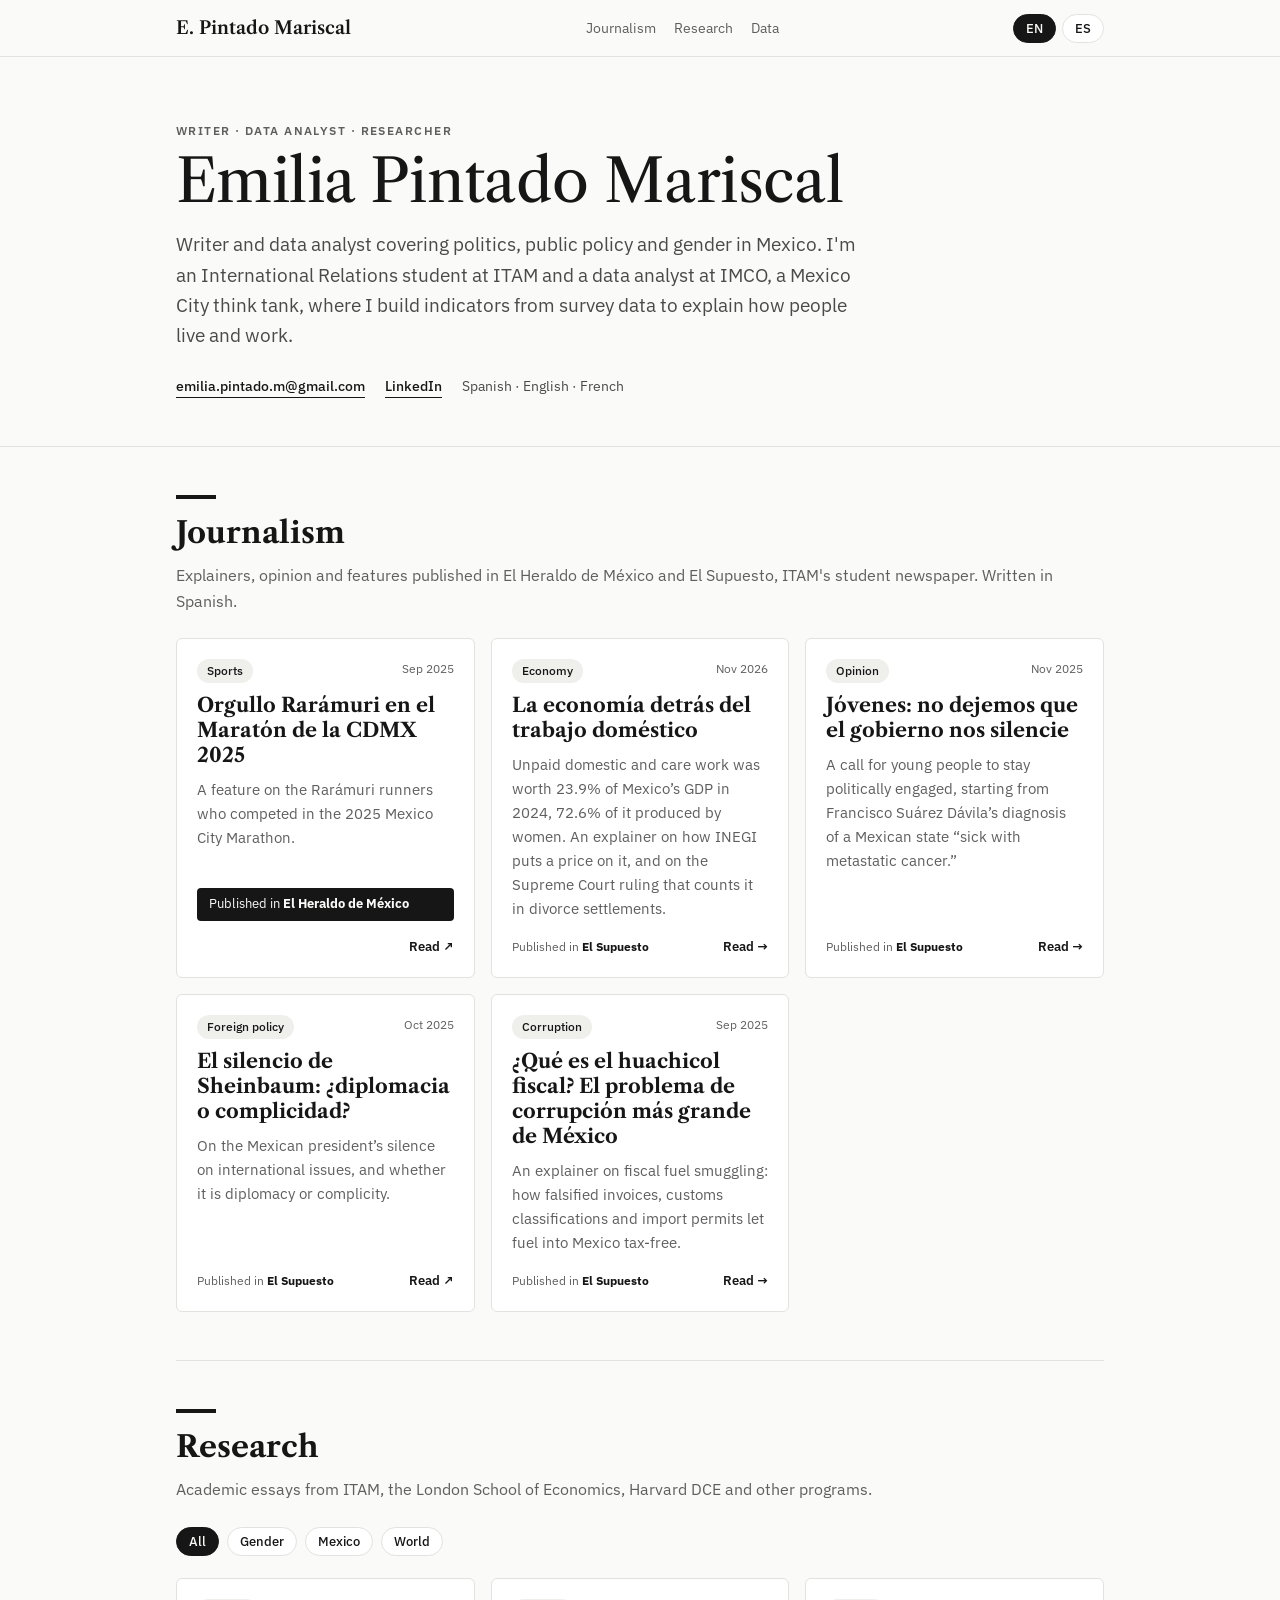
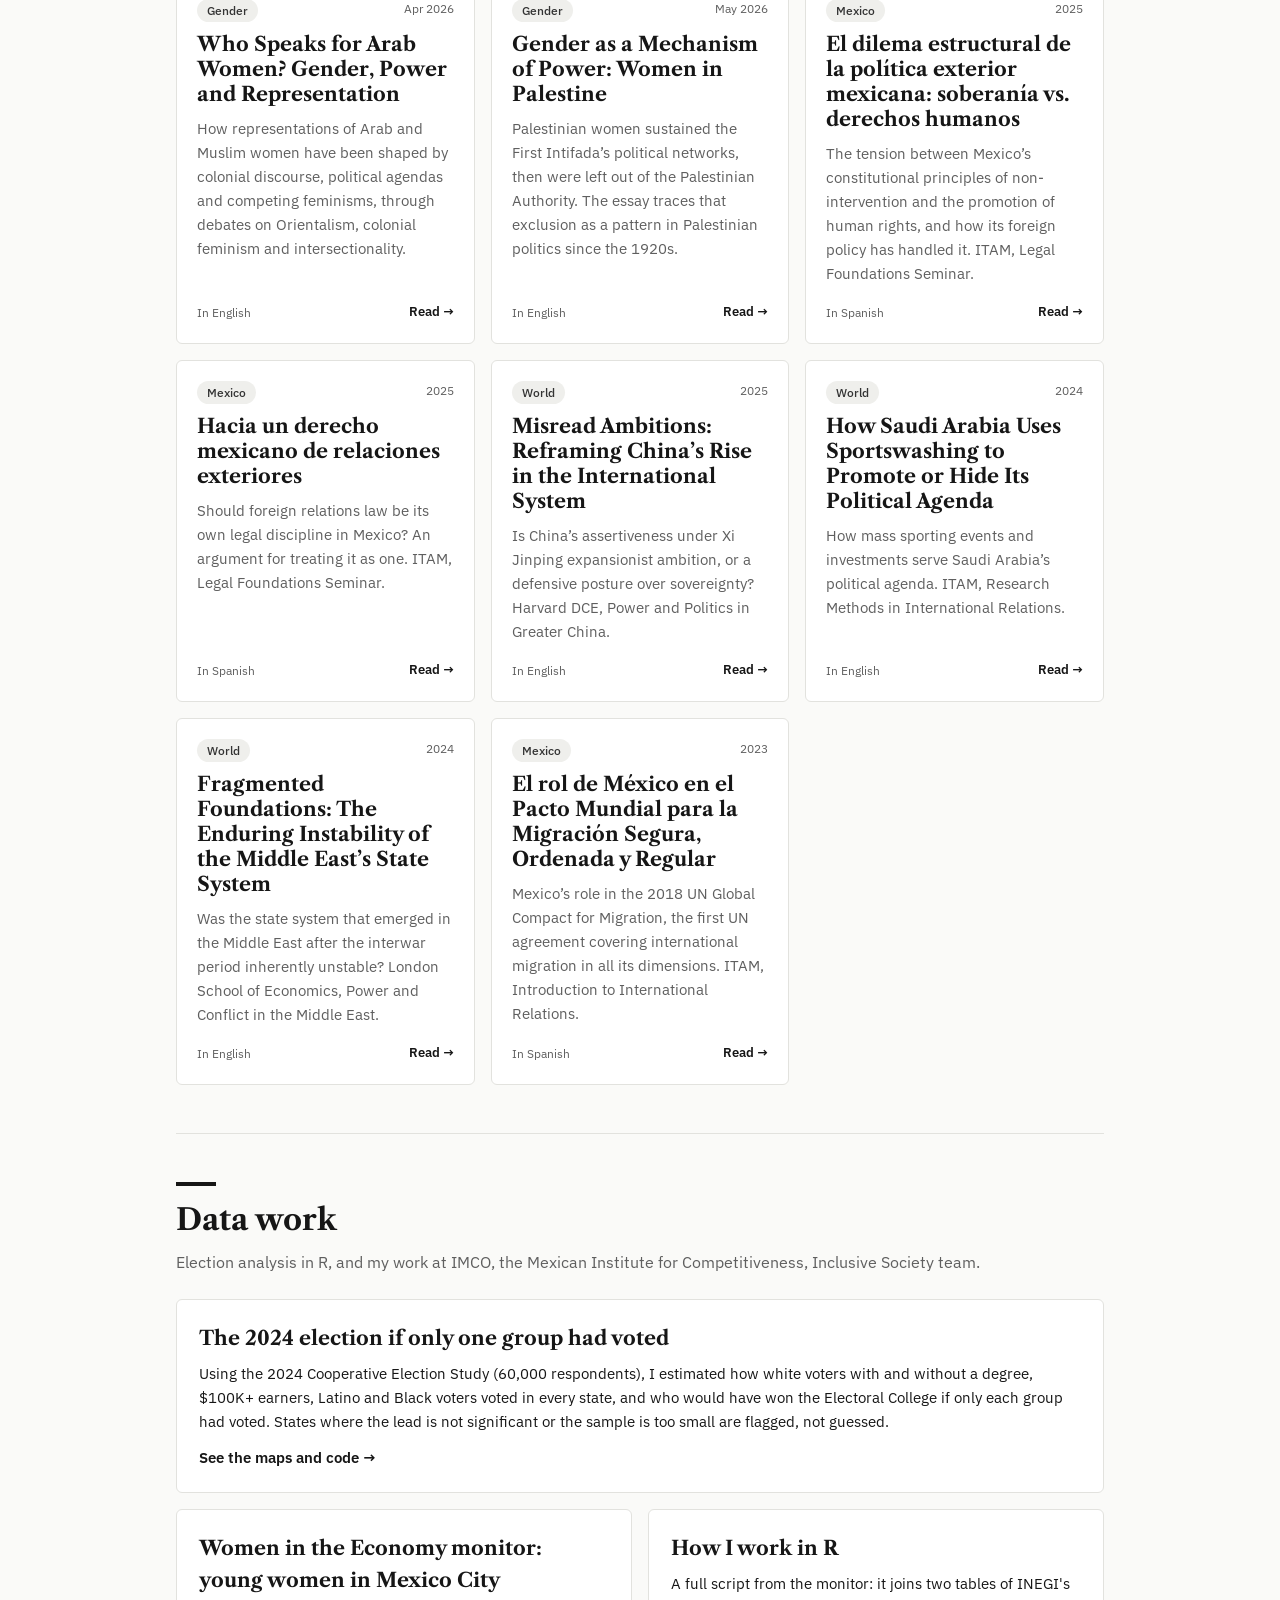
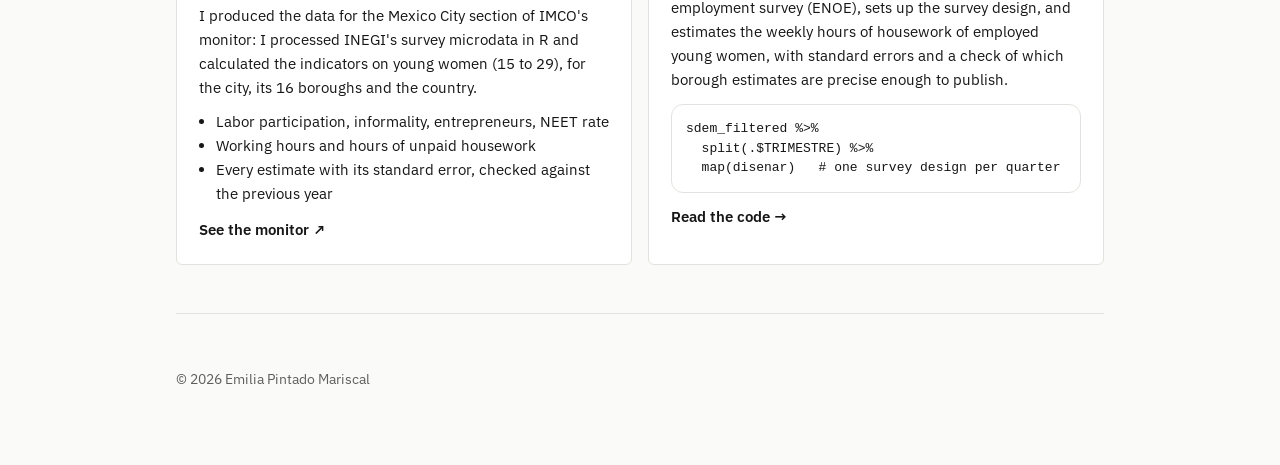
<file: index.html>
<!doctype html>
<html lang="en">
<head>
<meta charset="utf-8">
<meta name="viewport" content="width=device-width, initial-scale=1">
<title>Emilia Pintado Mariscal</title>
<meta name="description" content="Writing, research and data work by Emilia Pintado Mariscal: politics, public policy, gender and international affairs.">
<link rel="preconnect" href="https://fonts.googleapis.com">
<link rel="preconnect" href="https://fonts.gstatic.com" crossorigin>
<link href="https://fonts.googleapis.com/css2?family=Libre+Caslon+Text:ital,wght@0,400;0,700;1,400&family=IBM+Plex+Sans:wght@400;500;600&family=Source+Serif+4:opsz,wght@8..60,400;8..60,600&display=swap" rel="stylesheet">
<style>
:root{
  --bg:#fafaf8; --surface:#ffffff; --ink:#161616; --muted:#5f5f5f; --line:#e2e2de;
  --accent:#161616; --accent-soft:#efefec; --chip:#efefec; --gold:#5f5f5f;
  --hero:#fafaf8; --hero-ink:#161616; --hero-muted:#4a4a4a;
  --t-gender:#efefec; --t-gender-ink:#333; --t-mexico:#efefec; --t-mexico-ink:#333; --t-world:#efefec; --t-world-ink:#333;
}
@media (prefers-color-scheme: dark){
  :root:not([data-theme="light"]){
    --bg:#121212; --surface:#1b1b1b; --ink:#f0f0ee; --muted:#a8a8a4; --line:#2e2e2e;
    --accent:#f0f0ee; --accent-soft:#262626; --chip:#262626; --gold:#a8a8a4;
    --hero:#121212; --hero-ink:#f0f0ee; --hero-muted:#c4c4c0;
    --t-gender:#262626; --t-gender-ink:#ddd; --t-mexico:#262626; --t-mexico-ink:#ddd; --t-world:#262626; --t-world-ink:#ddd;
  }
}
:root[data-theme="dark"]{
  --bg:#121212; --surface:#1b1b1b; --ink:#f0f0ee; --muted:#a8a8a4; --line:#2e2e2e;
    --accent:#f0f0ee; --accent-soft:#262626; --chip:#262626; --gold:#a8a8a4;
    --hero:#121212; --hero-ink:#f0f0ee; --hero-muted:#c4c4c0;
    --t-gender:#262626; --t-gender-ink:#ddd; --t-mexico:#262626; --t-mexico-ink:#ddd; --t-world:#262626; --t-world-ink:#ddd;
}
*{box-sizing:border-box}
html{scroll-behavior:smooth}
body{margin:0;background:var(--bg);color:var(--ink);font:16px/1.6 "IBM Plex Sans",system-ui,sans-serif;-webkit-font-smoothing:antialiased}
a{color:inherit}
.wrap{max-width:960px;margin:0 auto;padding:0 16px}
header.top{position:sticky;top:0;z-index:5;background:color-mix(in srgb,var(--bg) 92%,transparent);backdrop-filter:blur(8px);border-bottom:1px solid var(--line)}
header.top .wrap{display:flex;align-items:center;justify-content:space-between;gap:12px;height:56px}
.brand{font-family:"Libre Caslon Text",Georgia,serif;font-weight:600;font-size:18px;text-decoration:none}
nav.links{display:flex;gap:18px;font-size:14px}
nav.links a{text-decoration:none;color:var(--muted)}
nav.links a:hover{color:var(--ink)}
.controls{display:flex;gap:6px}
.btn{border:1px solid var(--line);background:var(--surface);color:var(--ink);border-radius:999px;padding:5px 12px;font:500 13px "IBM Plex Sans",sans-serif;cursor:pointer}
.btn[aria-pressed="true"]{background:var(--ink);color:var(--bg);border-color:var(--ink)}
.hero{padding:72px 0 40px}
.eyebrow{text-transform:uppercase;letter-spacing:.12em;font-size:12px;color:var(--accent);font-weight:600}
h1{font-family:"Libre Caslon Text",Georgia,serif;font-weight:400;font-size:clamp(38px,6vw,60px);line-height:1.05;margin:10px 0 16px;letter-spacing:-.01em}
.lede{font-size:19px;color:var(--muted);max-width:680px;margin:0}
.meta{display:flex;flex-wrap:wrap;gap:10px 20px;margin-top:24px;font-size:14px}
.meta a{color:var(--accent);text-decoration:none;font-weight:500}
section{padding:48px 0;border-top:1px solid var(--line)}
section:first-of-type{border-top:0}
h2{font-family:"Libre Caslon Text",Georgia,serif;font-weight:700;font-size:30px;margin:0 0 6px}
.sub{color:var(--muted);margin:0 0 24px}
.filters{display:flex;flex-wrap:wrap;gap:8px;margin-bottom:22px}
.grid{display:grid;grid-template-columns:repeat(auto-fill,minmax(280px,1fr));gap:16px}
.card{background:var(--surface);border:1px solid var(--line);border-radius:6px;padding:20px;display:flex;flex-direction:column;gap:10px;transition:transform .15s,border-color .15s}
.card:hover{border-color:var(--ink)}
.card .top{display:flex;justify-content:space-between;gap:8px;font-size:12px;color:var(--muted)}
.tag{background:var(--chip);border-radius:999px;padding:2px 10px;font-weight:500}
.card h3{font-family:"Libre Caslon Text",Georgia,serif;font-weight:700;font-size:20px;line-height:1.25;margin:0}
.card p{margin:0;color:var(--muted);font-size:15px}
.card .foot{margin-top:auto;display:flex;justify-content:space-between;align-items:center;font-size:13px;padding-top:6px}
.card .foot a{color:var(--accent);font-weight:600;text-decoration:none}
.card .foot a:hover{text-decoration:underline}
.pubbox{margin-top:auto;background:var(--ink);color:var(--bg);padding:6px 12px;border-radius:4px;font-size:13px}
.card .pubbox strong{color:var(--bg)}
.pubbox + .foot{margin-top:0}
.lang{font-size:12px;color:var(--muted)}
.lang strong{color:var(--ink)}
.soon{font-size:13px;color:var(--muted)}
pre.snip{background:var(--surface);border:1px solid var(--line);border-radius:12px;padding:14px;overflow-x:auto;font:13px/1.5 ui-monospace,Menlo,monospace;margin:12px 0 0}
.panel a{color:var(--accent);font-weight:600;text-decoration:none}
.panel ul{margin:10px 0 0;padding-left:1.1em;font-size:15px}
.data{display:grid;grid-template-columns:1fr 1fr;gap:16px}
.data .panel.wide{grid-column:1/-1}
.panel{background:var(--surface);border:1px solid var(--line);border-radius:6px;padding:22px}
.panel h3{font-family:"Libre Caslon Text",Georgia,serif;margin:0 0 8px;font-size:20px}
.panel p{margin:0;font-size:15px}
footer{padding:40px 0 60px;border-top:1px solid var(--line);color:var(--muted);font-size:14px}
.heroband{background:var(--hero);color:var(--hero-ink);border-bottom:1px solid var(--line)}
.heroband .hero{padding:64px 0 48px}
.heroband .eyebrow{color:var(--gold)}
.heroband .lede{color:var(--hero-muted)}
.heroband .meta a{color:var(--hero-ink);border-bottom:1px solid var(--ink)}
.heroband .meta span{color:var(--hero-muted)}
h2{position:relative;padding-top:14px}
h2::before{content:"";position:absolute;top:0;left:0;width:40px;height:4px;background:var(--accent)}
.tag.gender{background:var(--t-gender);color:var(--t-gender-ink)}
.tag.mexico{background:var(--t-mexico);color:var(--t-mexico-ink)}
.tag.world{background:var(--t-world);color:var(--t-world-ink)}
.tag.press{background:var(--accent-soft);color:var(--accent)}
.card .foot a{color:var(--accent)}
@media (max-width:700px){[hidden]{display:none!important}
@media (max-width:700px){
  nav.links{display:none}
  .data{grid-template-columns:1fr}
  .hero{padding:48px 0 28px}
}
</style>
</head>
<body>
<header class="top">
  <div class="wrap">
    <a class="brand" href="#">E. Pintado Mariscal</a>
    <nav class="links">
      <a href="#journalism" data-en="Journalism" data-es="Periodismo">Journalism</a>
      <a href="#research" data-en="Research" data-es="Investigación">Research</a>
      <a href="#data" data-en="Data" data-es="Datos">Data</a>
    </nav>
    <div class="controls" role="group" aria-label="Language">
      <button class="btn" data-set-lang="en" aria-pressed="true">EN</button>
      <button class="btn" data-set-lang="es" aria-pressed="false">ES</button>
    </div>
  </div>
</header>

<div class="heroband"><div class="wrap">
  <div class="hero">
    <div class="eyebrow" data-en="Writer · Data analyst · Researcher" data-es="Escritora · Analista de datos · Investigadora">Writer · Data analyst · Researcher</div>
    <h1>Emilia Pintado Mariscal</h1>
    <p class="lede" data-en="Writer and data analyst covering politics, public policy and gender in Mexico. I'm an International Relations student at ITAM and a data analyst at IMCO, a Mexico City think tank, where I build indicators from survey data to explain how people live and work." data-es="Escritora y analista de datos. Escribo sobre política, políticas públicas y género en México. Estudio Relaciones Internacionales en el ITAM y soy analista de datos en el IMCO, un think tank en la Ciudad de México, donde construyo indicadores con datos de encuestas para explicar cómo vive y trabaja la gente.">Writer and data analyst covering politics, public policy and gender in Mexico. I'm an International Relations student at ITAM and a data analyst at IMCO, a Mexico City think tank, where I build indicators from survey data to explain how people live and work.</p>
    <div class="meta">
      <a href="mailto:emilia.pintado.m@gmail.com">emilia.pintado.m@gmail.com</a>
      <a href="https://www.linkedin.com/in/emilia-pintado-mariscal-480bb62b3/" target="_blank" rel="noopener">LinkedIn</a>
      <span data-en="Spanish · English · French" data-es="Español · Inglés · Francés">Spanish · English · French</span>
    </div>
  </div>

</div></div>
<main class="wrap">
  <section id="journalism">
    <h2 data-en="Journalism" data-es="Periodismo">Journalism</h2>
    <p class="sub" data-en="Explainers, opinion and features published in El Heraldo de México and El Supuesto, ITAM's student newspaper. Written in Spanish." data-es="Explicativos, opinión y crónicas publicados en El Heraldo de México y en El Supuesto, el periódico estudiantil del ITAM.">Explainers, opinion and features published in El Heraldo de México and El Supuesto, ITAM's student newspaper. Written in Spanish.</p>
    <div class="grid" id="journalism-grid"></div>
  </section>

  <section id="research">
    <h2 data-en="Research" data-es="Investigación">Research</h2>
    <p class="sub" data-en="Academic essays from ITAM, the London School of Economics, Harvard DCE and other programs." data-es="Ensayos académicos del ITAM, la London School of Economics, Harvard DCE y otros programas.">Academic essays from ITAM, the London School of Economics, Harvard DCE and other programs.</p>
    <div class="filters" id="filters"></div>
    <div class="grid" id="research-grid"></div>
  </section>

  <section id="data">
    <h2 data-en="Data work" data-es="Trabajo con datos">Data work</h2>
    <p class="sub" data-en="Election analysis in R, and my work at IMCO, the Mexican Institute for Competitiveness, Inclusive Society team." data-es="Análisis electoral en R y mi trabajo en el equipo de Sociedad Incluyente del IMCO, el Instituto Mexicano para la Competitividad.">Election analysis in R, and my work at IMCO, the Mexican Institute for Competitiveness, Inclusive Society team.</p>
    <div class="data">
      <div class="panel wide">
        <h3 data-en="The 2024 election if only one group had voted" data-es="La elección de 2024 si solo hubiera votado un grupo">The 2024 election if only one group had voted</h3>
        <p data-en="Using the 2024 Cooperative Election Study (60,000 respondents), I estimated how white voters with and without a degree, $100K+ earners, Latino and Black voters voted in every state, and who would have won the Electoral College if only each group had voted. States where the lead is not significant or the sample is too small are flagged, not guessed."
           data-es="Con el Cooperative Election Study 2024 (60,000 entrevistas) estimé cómo votaron en cada estado los votantes blancos con y sin título, quienes ganan más de $100k, latinos y negros, y quién habría ganado el Colegio Electoral si solo votara cada grupo. Los estados con ventaja no significativa o muestra muy chica se marcan, no se adivinan.">Using the 2024 Cooperative Election Study (60,000 respondents), I estimated how white voters with and without a degree, $100K+ earners, Latino and Black voters voted in every state, and who would have won the Electoral College if only each group had voted. States where the lead is not significant or the sample is too small are flagged, not guessed.</p>
        <p style="margin-top:12px"><a href="code/if-only-2024.html" data-en="See the maps and code →" data-es="Ver los mapas y el código →">See the maps and code →</a></p>
      </div>
      <div class="panel">
        <h3 data-en="Women in the Economy monitor: young women in Mexico City" data-es="Monitor Mujeres en la economía: mujeres jóvenes en la CDMX">Women in the Economy monitor: young women in Mexico City</h3>
        <p data-en="I produced the data for the Mexico City section of IMCO's monitor: I processed INEGI's survey microdata in R and calculated the indicators on young women (15 to 29), for the city, its 16 boroughs and the country."
           data-es="Generé los datos de la sección de la CDMX del monitor del IMCO: procesé en R los microdatos de encuestas del INEGI y calculé los indicadores sobre mujeres jóvenes (15 a 29 años) para la ciudad, sus 16 alcaldías y el país.">I produced the data for the Mexico City section of IMCO's monitor: I processed INEGI's survey microdata in R and calculated the indicators on young women (15 to 29), for the city, its 16 boroughs and the country.</p>
        <ul>
          <li data-en="Labor participation, informality, entrepreneurs, NEET rate" data-es="Participación laboral, informalidad, emprendedoras, ninis">Labor participation, informality, entrepreneurs, NEET rate</li>
          <li data-en="Working hours and hours of unpaid housework" data-es="Horas de trabajo y horas de quehaceres no remunerados">Working hours and hours of unpaid housework</li>
          <li data-en="Every estimate with its standard error, checked against the previous year" data-es="Cada estimación con su error estándar, revisada contra el año anterior">Every estimate with its standard error, checked against the previous year</li>
        </ul>
        <p style="margin-top:12px"><a href="https://imco.org.mx/monitor/mujeres-en-la-economia/?tab=cdmx" target="_blank" rel="noopener" data-en="See the monitor ↗" data-es="Ver el monitor ↗">See the monitor ↗</a></p>
      </div>
      <div class="panel">
        <h3 data-en="How I work in R" data-es="Cómo trabajo en R">How I work in R</h3>
        <p data-en="A full script from the monitor: it joins two tables of INEGI's employment survey (ENOE), sets up the survey design, and estimates the weekly hours of housework of employed young women, with standard errors and a check of which borough estimates are precise enough to publish."
           data-es="Un script completo del monitor: une dos tablas de la ENOE del INEGI, arma el diseño muestral y estima las horas a la semana de quehaceres de las mujeres jóvenes ocupadas, con errores estándar y una revisión de qué estimaciones por alcaldía son publicables.">A full script from the monitor: it joins two tables of INEGI's employment survey (ENOE), sets up the survey design, and estimates the weekly hours of housework of employed young women, with standard errors and a check of which borough estimates are precise enough to publish.</p>
<pre class="snip">sdem_filtered %&gt;%
  split(.$TRIMESTRE) %&gt;%
  map(disenar)   # one survey design per quarter</pre>
        <p style="margin-top:12px"><a href="code/horas-quehaceres.html" data-en="Read the code →" data-es="Ver el código →">Read the code →</a></p>
      </div>
    </div>
  </section>

  <footer>
    <p>© 2026 Emilia Pintado Mariscal</p>
  </footer>
</main>

<script>
// Each piece opens its own page under writing/, unless it only lives on an outside site (external).
const ES = 'https://blog.elsupuesto.com';

const journalism = [
  {title:'Orgullo Rarámuri en el Maratón de la CDMX 2025', date:'2025-09', url:'https://heraldodemexico.com.mx/tendencias/2025/9/12/orgullo-raramuri-en-el-maraton-de-la-cdmx-2025-729632.html', outlet:'El Heraldo de México', highlight:true, external:true, tag:{en:'Sports',es:'Deportes'},
   en:'A feature on the Rarámuri runners who competed in the 2025 Mexico City Marathon.',
   es:'Una crónica sobre los corredores rarámuri que participaron en el Maratón de la Ciudad de México 2025.'},
  {title:'La economía detrás del trabajo doméstico', date:'2026-11', url:'writing/economia-trabajo-domestico.html', outlet:'El Supuesto', tag:{en:'Economy',es:'Economía'},
   en:'Unpaid domestic and care work was worth 23.9% of Mexico’s GDP in 2024, 72.6% of it produced by women. An explainer on how INEGI puts a price on it, and on the Supreme Court ruling that counts it in divorce settlements.',
   es:'El trabajo doméstico y de cuidados no remunerado equivalió al 23.9% del PIB en 2024, y las mujeres generaron el 72.6%. Un explicativo sobre cómo lo valora el INEGI y sobre el criterio de la Suprema Corte que lo cuenta en los divorcios.'},
  {title:'Jóvenes: no dejemos que el gobierno nos silencie', date:'2025-11', url:'writing/jovenes-no-dejemos-que-nos-silencien.html', outlet:'El Supuesto', tag:{en:'Opinion',es:'Opinión'},
   en:'A call for young people to stay politically engaged, starting from Francisco Suárez Dávila’s diagnosis of a Mexican state “sick with metastatic cancer.”',
   es:'Un llamado a que los jóvenes sigan participando en la vida política, a partir del diagnóstico de Francisco Suárez Dávila sobre un Estado mexicano “con cáncer con metástasis extendida”.'},
  {title:'El silencio de Sheinbaum: ¿diplomacia o complicidad?', date:'2025-10', url:ES+'/nacional/2025/10/el-silencio-de-sheinbaum-diplomacia-o-complicidad/', outlet:'El Supuesto', external:true, tag:{en:'Foreign policy',es:'Política exterior'},
   en:'On the Mexican president’s silence on international issues, and whether it is diplomacy or complicity.',
   es:'Sobre el silencio de la presidenta ante temas internacionales: ¿diplomacia o complicidad?'},
  {title:'¿Qué es el huachicol fiscal? El problema de corrupción más grande de México', date:'2025-09', url:'writing/huachicol-fiscal.html', outlet:'El Supuesto', tag:{en:'Corruption',es:'Corrupción'},
   en:'An explainer on fiscal fuel smuggling: how falsified invoices, customs classifications and import permits let fuel into Mexico tax-free.',
   es:'Un explicativo sobre el huachicol fiscal: cómo facturas, clasificaciones aduaneras y permisos de importación manipulados meten combustible al país sin pagar impuestos.'},
];

const research = [
  {title:'Who Speaks for Arab Women? Gender, Power and Representation', date:'2026-04', lang:'EN', url:'writing/gender-politics-arab-world.html', cat:'gender',
   en:'How representations of Arab and Muslim women have been shaped by colonial discourse, political agendas and competing feminisms, through debates on Orientalism, colonial feminism and intersectionality.',
   es:'Cómo las representaciones de las mujeres árabes y musulmanas han sido moldeadas por el discurso colonial, agendas políticas y feminismos en disputa, a través de los debates sobre orientalismo, feminismo colonial e interseccionalidad.'},
  {title:'Gender as a Mechanism of Power: Women in Palestine', date:'2026-05', lang:'EN', url:'writing/gender-power-women-palestine.html', cat:'gender',
   en:'Palestinian women sustained the First Intifada’s political networks, then were left out of the Palestinian Authority. The essay traces that exclusion as a pattern in Palestinian politics since the 1920s.',
   es:'Las mujeres palestinas sostuvieron las redes políticas de la Primera Intifada y luego quedaron fuera de la Autoridad Palestina. El ensayo rastrea esa exclusión como un patrón en la política palestina desde los años veinte.'},
  {title:'El dilema estructural de la política exterior mexicana: soberanía vs. derechos humanos', date:'2025', lang:'ES', url:'writing/dilema-politica-exterior-mexicana.html', cat:'mexico',
   en:'The tension between Mexico’s constitutional principles of non-intervention and the promotion of human rights, and how its foreign policy has handled it. ITAM, Legal Foundations Seminar.',
   es:'La tensión entre los principios constitucionales de no intervención y de promoción de los derechos humanos, y cómo la ha resuelto la política exterior mexicana. ITAM, Seminario de Fundamentos Jurídicos.'},
  {title:'Hacia un derecho mexicano de relaciones exteriores', date:'2025', lang:'ES', url:'writing/derecho-relaciones-exteriores.html', cat:'mexico',
   en:'Should foreign relations law be its own legal discipline in Mexico? An argument for treating it as one. ITAM, Legal Foundations Seminar.',
   es:'¿Debe el derecho de las relaciones exteriores ser una disciplina jurídica autónoma en México? ITAM, Seminario de Fundamentos Jurídicos.'},
  {title:'Misread Ambitions: Reframing China’s Rise in the International System', date:'2025', lang:'EN', url:'writing/misread-ambitions-china.html', cat:'world',
   en:'Is China’s assertiveness under Xi Jinping expansionist ambition, or a defensive posture over sovereignty? Harvard DCE, Power and Politics in Greater China.',
   es:'¿La firmeza de China bajo Xi Jinping es ambición expansionista o una postura defensiva de su soberanía? Harvard DCE, Power and Politics in Greater China.'},
  {title:'How Saudi Arabia Uses Sportswashing to Promote or Hide Its Political Agenda', date:'2024', lang:'EN', url:'writing/saudi-arabia-sportswashing.html', cat:'world',
   en:'How mass sporting events and investments serve Saudi Arabia’s political agenda. ITAM, Research Methods in International Relations.',
   es:'Cómo los grandes eventos deportivos y las inversiones sirven a la agenda política de Arabia Saudita. ITAM, Métodos de Investigación en Relaciones Internacionales.'},
  {title:'Fragmented Foundations: The Enduring Instability of the Middle East’s State System', date:'2024', lang:'EN', url:'writing/fragmented-foundations-middle-east.html', cat:'world',
   en:'Was the state system that emerged in the Middle East after the interwar period inherently unstable? London School of Economics, Power and Conflict in the Middle East.',
   es:'¿Era inestable desde su origen el sistema de Estados que surgió en Medio Oriente tras el periodo de entreguerras? London School of Economics, Power and Conflict in the Middle East.'},
  {title:'El rol de México en el Pacto Mundial para la Migración Segura, Ordenada y Regular', date:'2023', lang:'ES', url:'writing/mexico-pacto-mundial-migracion.html', cat:'mexico',
   en:'Mexico’s role in the 2018 UN Global Compact for Migration, the first UN agreement covering international migration in all its dimensions. ITAM, Introduction to International Relations.',
   es:'El papel de México en el Pacto Mundial para la Migración de la ONU de 2018, el primer acuerdo que aborda la migración internacional en todas sus dimensiones. ITAM, Introducción a las Relaciones Internacionales.'},
];

const cats = {all:{en:'All',es:'Todo'}, gender:{en:'Gender',es:'Género'}, mexico:{en:'Mexico',es:'México'}, world:{en:'World',es:'Mundo'}};
const months = {en:['Jan','Feb','Mar','Apr','May','Jun','Jul','Aug','Sep','Oct','Nov','Dec'], es:['ene','feb','mar','abr','may','jun','jul','ago','sep','oct','nov','dic']};
const ui = {read:{en:'Read →',es:'Leer →'}, readAt:{en:'Read',es:'Leer'}, soon:{en:'Coming soon',es:'Próximamente'}, pubIn:{en:'Published in',es:'Publicado en'}, featured:{en:'Published in',es:'Publicado en'}, on:{en:'on',es:'en'}, inES:{en:'In Spanish',es:'En español'}, inEN:{en:'In English',es:'En inglés'}};

let lang = 'en', cat = 'all';
try { const saved = localStorage.getItem('lang'); if (saved === 'es' || saved === 'en') lang = saved; } catch (e) {}

const fmt = d => { const [y,m] = d.split('-'); return m ? `${months[lang][+m-1]} ${y}` : y; };
const esc = s => s.replace(/[&<>"]/g, c => ({'&':'&amp;','<':'&lt;','>':'&gt;','"':'&quot;'}[c]));

function card(p, label){
  const langNote = p.highlight ? '' : p.outlet ? `${ui.pubIn[lang]} <strong>${esc(p.outlet)}</strong>`
    : p.lang ? (p.lang === 'ES' ? ui.inES[lang] : ui.inEN[lang]) : '';
  const link = !p.url ? `<span class="soon">${ui.soon[lang]}</span>`
    : p.external ? `<a href="${p.url}" target="_blank" rel="noopener">${ui.readAt[lang]} ↗</a>`
    : `<a href="${p.url}">${ui.read[lang]}</a>`;
  return `<article class="card">
    <div class="top"><span class="tag ${p.cat || 'press'}">${esc(label)}</span><span>${fmt(p.date)}</span></div>
    <h3>${esc(p.title)}</h3>
    <p>${esc(p[lang])}</p>
    ${p.highlight ? `<div class="pubbox">${ui.pubIn[lang]} <strong>${esc(p.outlet)}</strong></div>` : ''}
    <div class="foot"><span class="lang">${langNote}</span>${link}</div>
  </article>`;
}

function render(){
  document.documentElement.lang = lang;
  document.querySelectorAll('[data-en]').forEach(el => { el.textContent = el.dataset[lang]; });
  document.querySelectorAll('[data-set-lang]').forEach(b => b.setAttribute('aria-pressed', b.dataset.setLang === lang));
  document.getElementById('journalism-grid').innerHTML = journalism.map(p => card(p, p.tag[lang])).join('');
  document.getElementById('filters').innerHTML = Object.entries(cats).map(([k,v]) =>
    `<button class="btn" data-cat="${k}" aria-pressed="${k===cat}">${v[lang]}</button>`).join('');
  document.getElementById('research-grid').innerHTML = research.filter(p => cat === 'all' || p.cat === cat)
    .map(p => card(p, cats[p.cat][lang])).join('');
}

document.addEventListener('click', e => {
  const l = e.target.closest('[data-set-lang]');
  if (l) { lang = l.dataset.setLang; try { localStorage.setItem('lang', lang); } catch (err) {} render(); }
  const c = e.target.closest('[data-cat]');
  if (c) { cat = c.dataset.cat; render(); }
});
render();
</script>
</body>
</html>
</file>
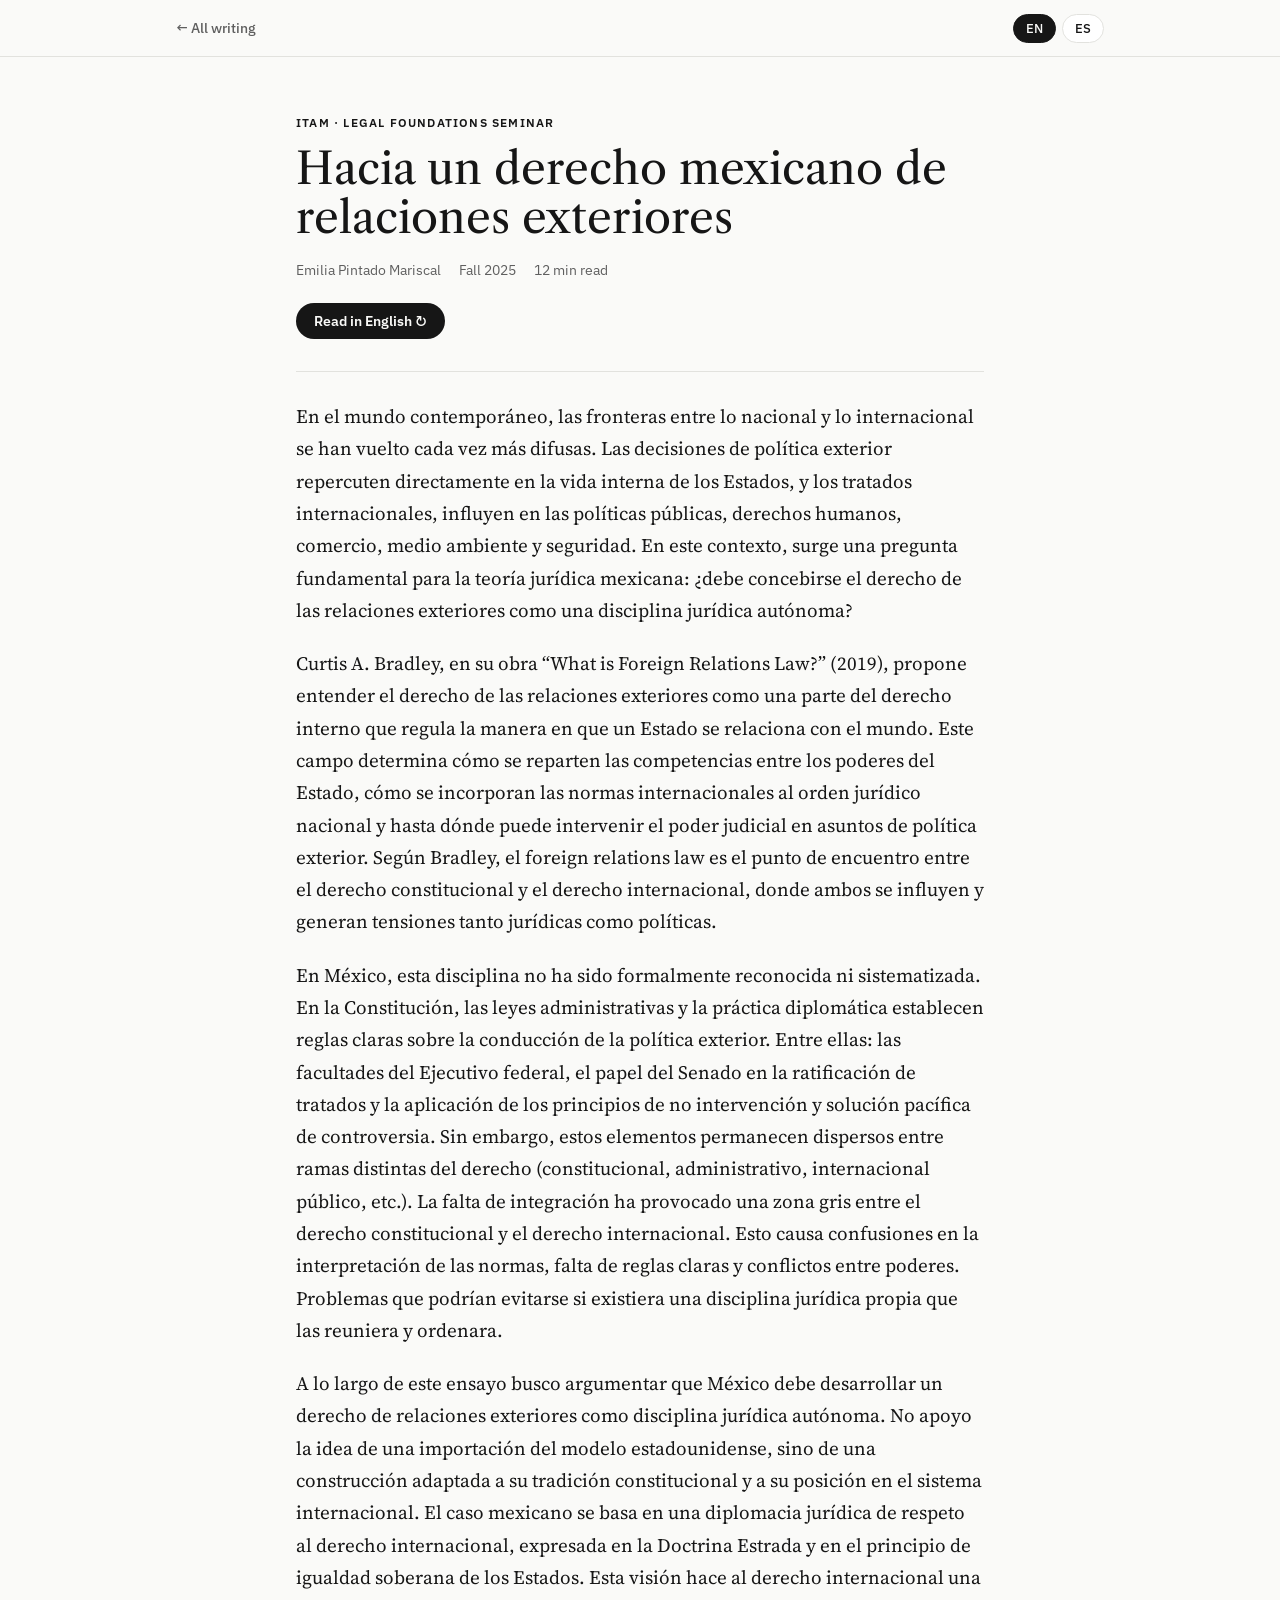
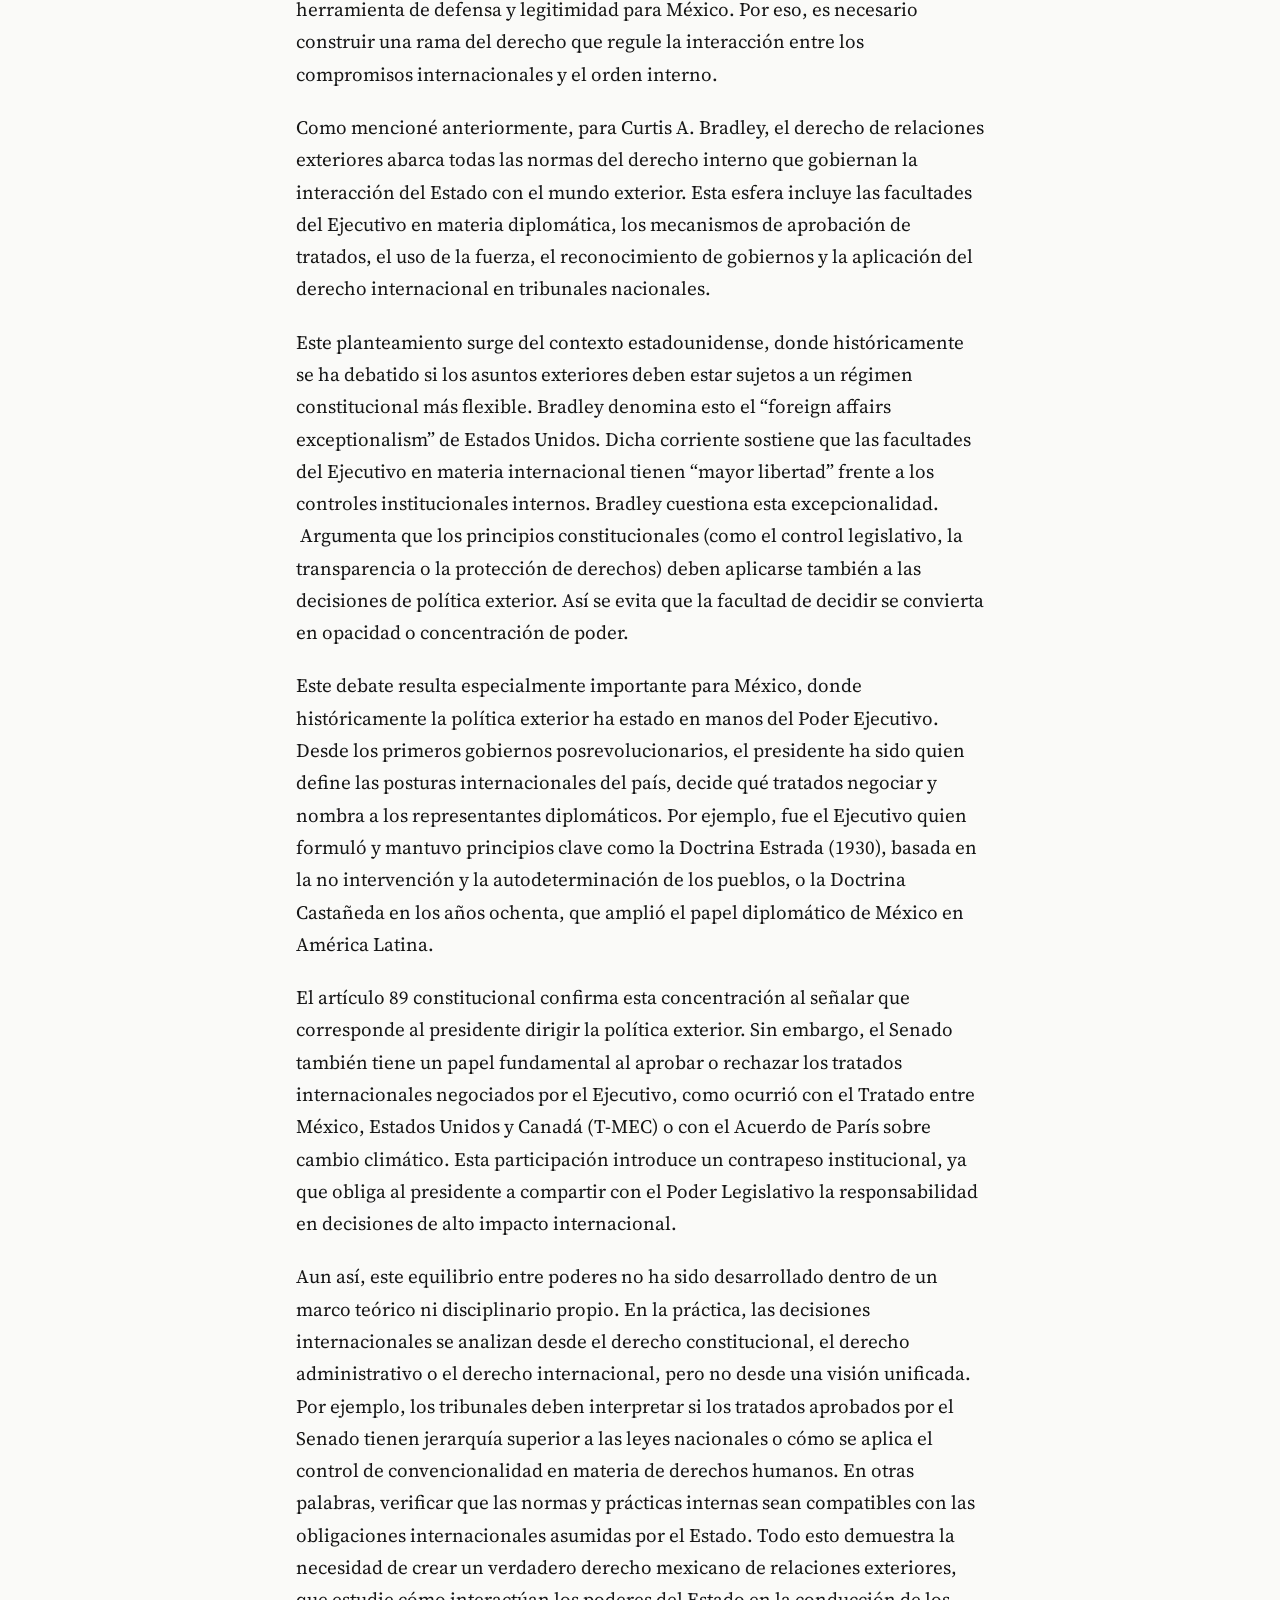
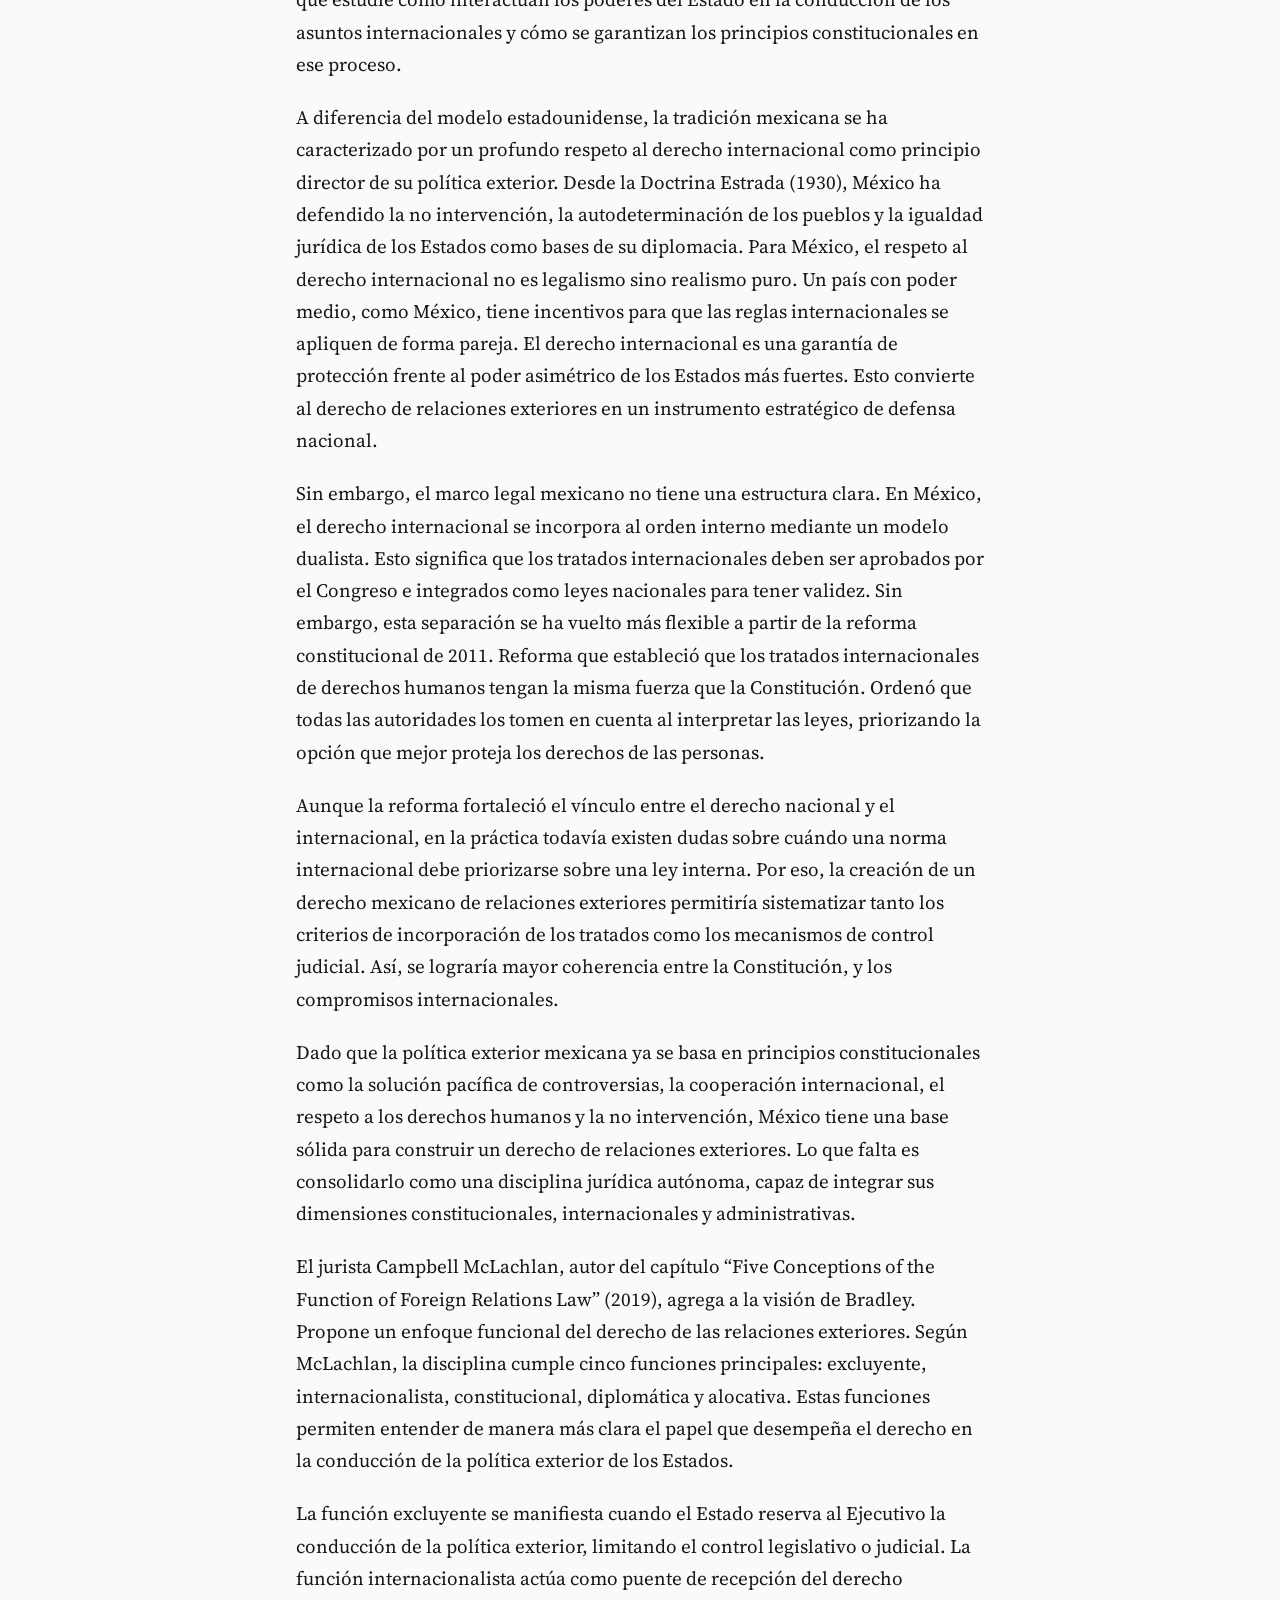
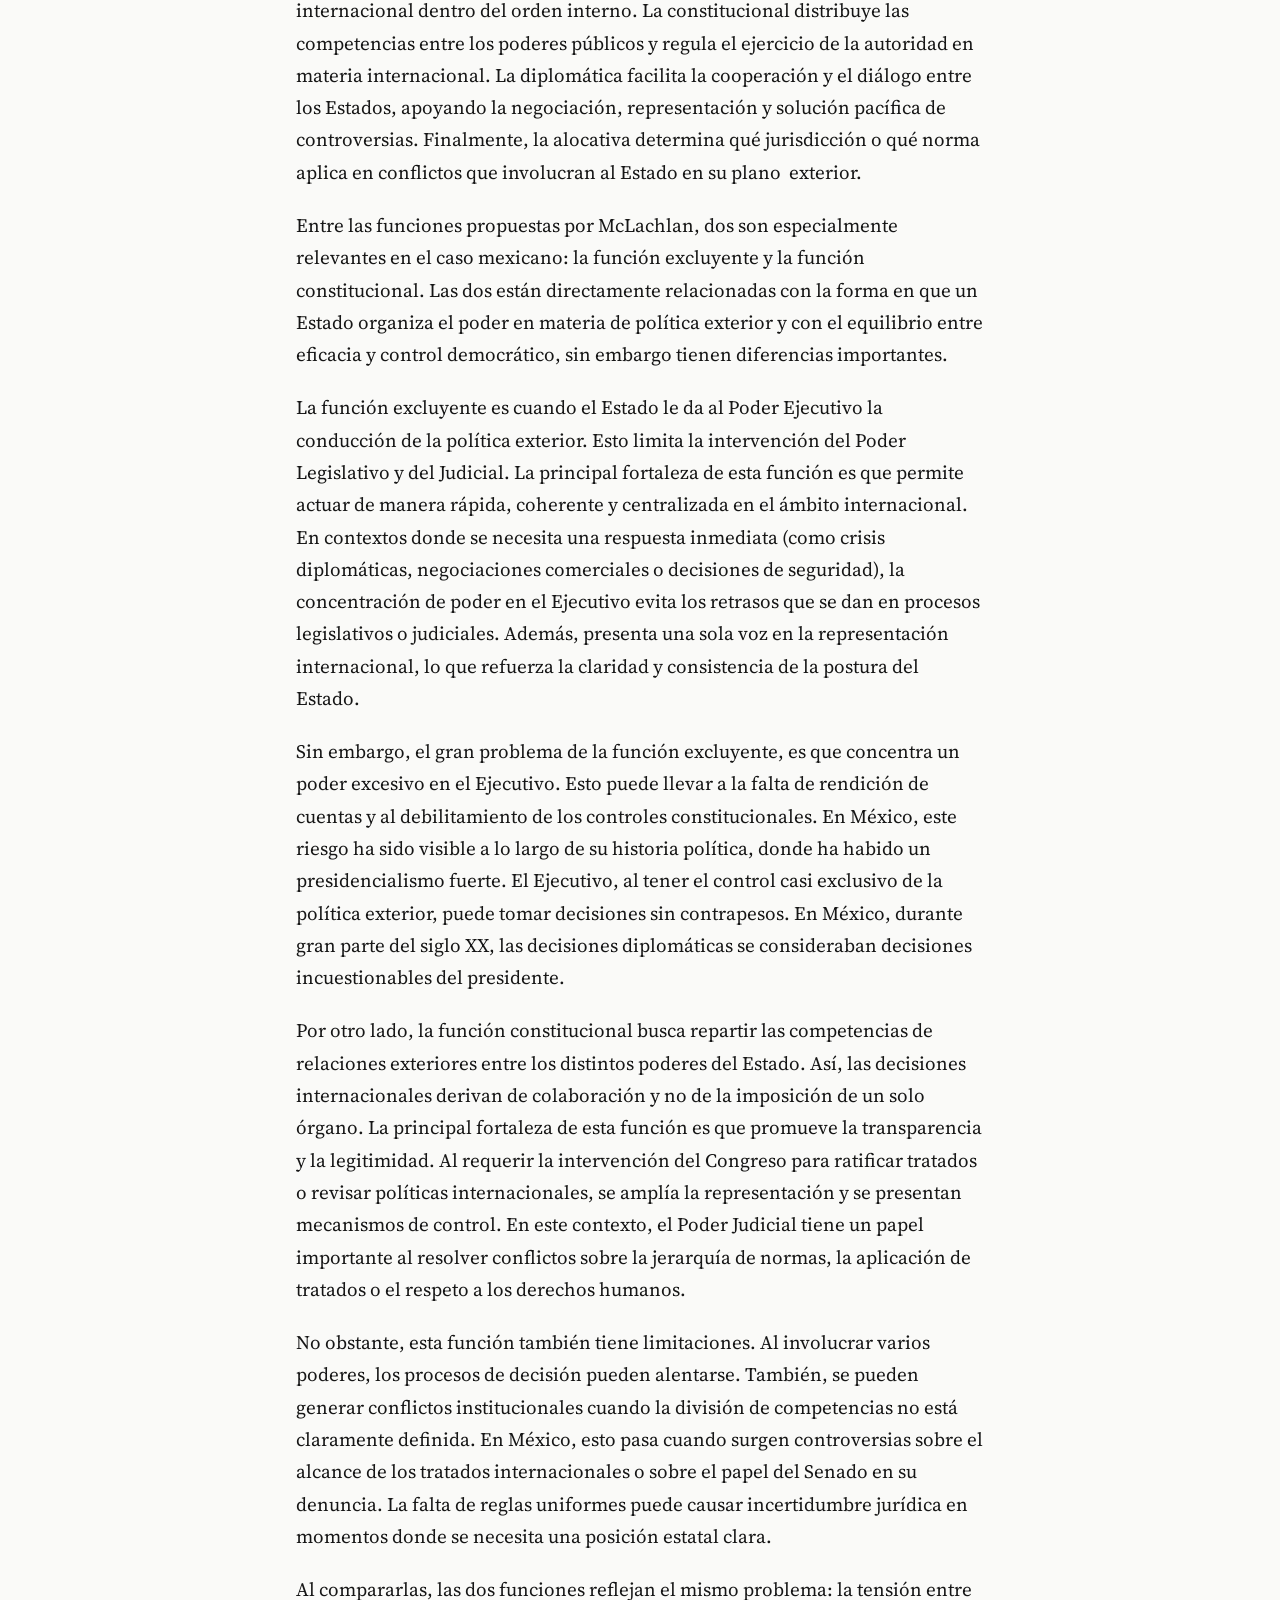
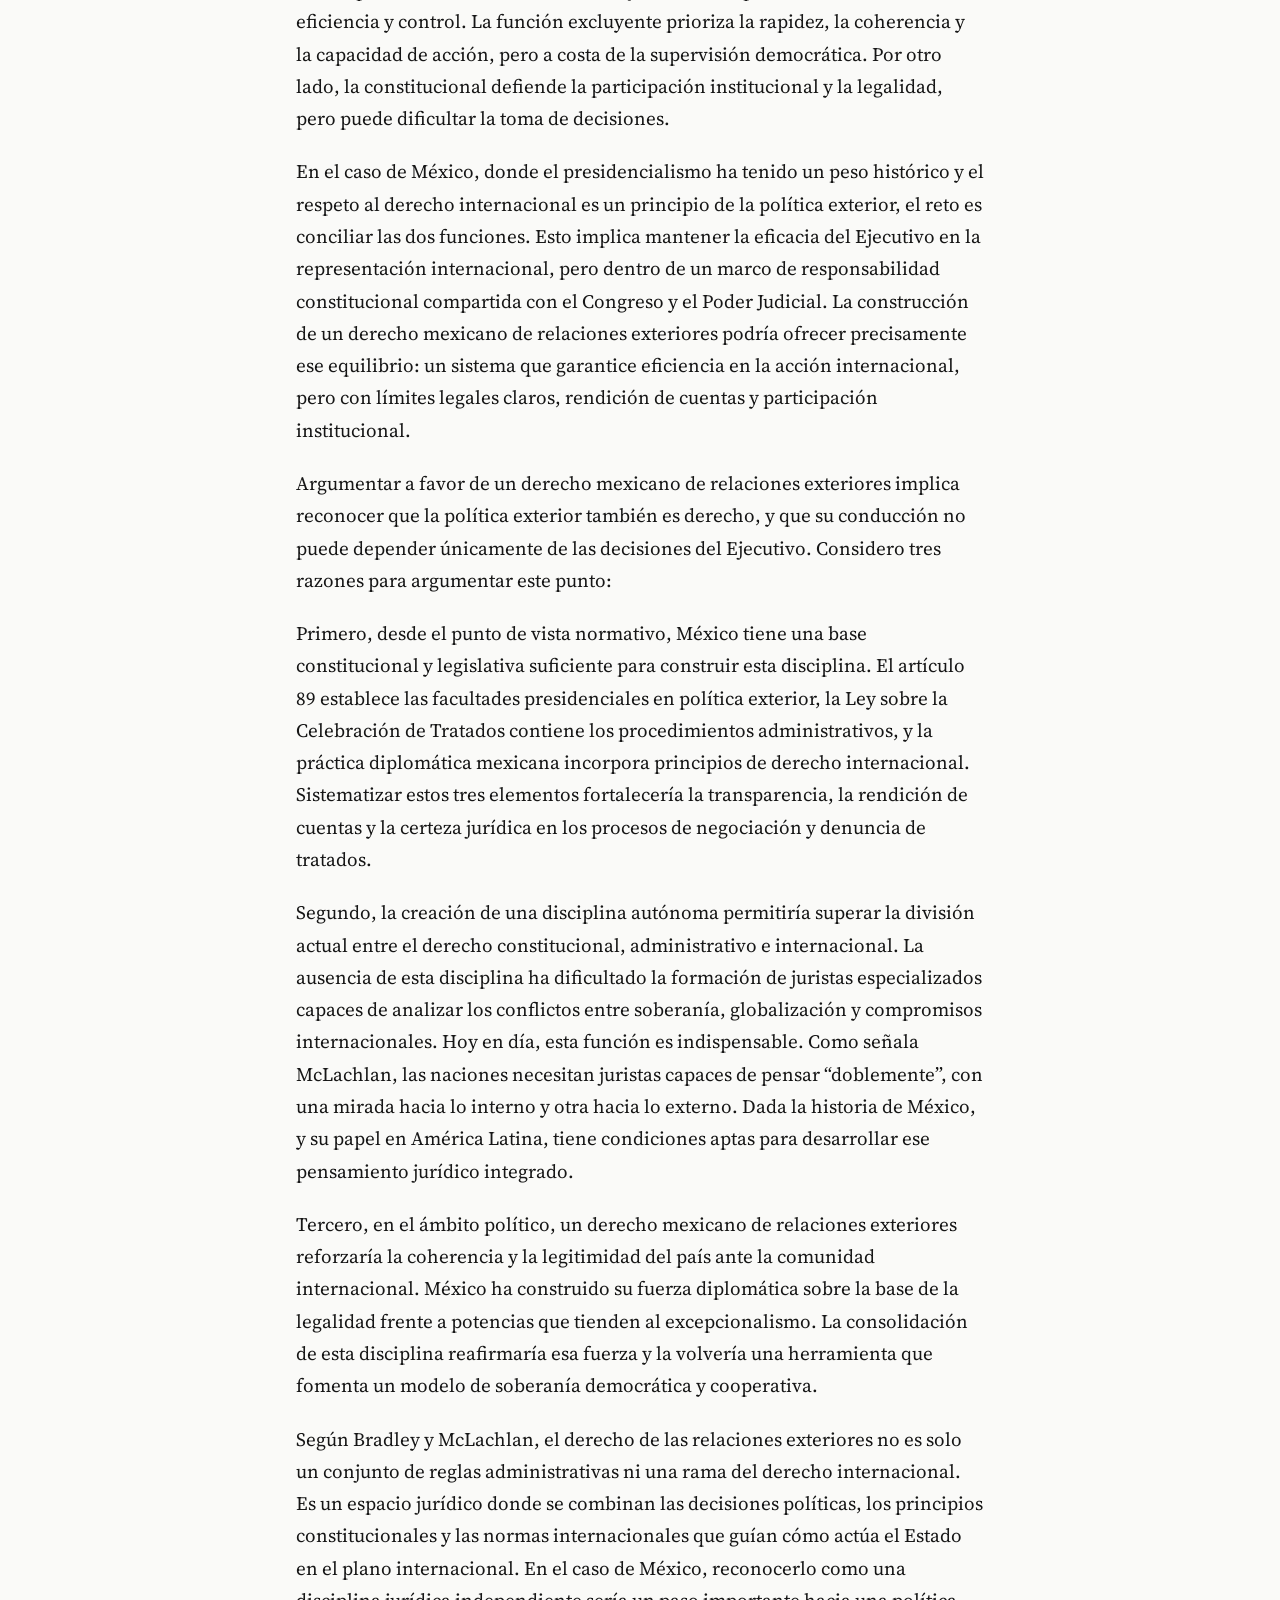
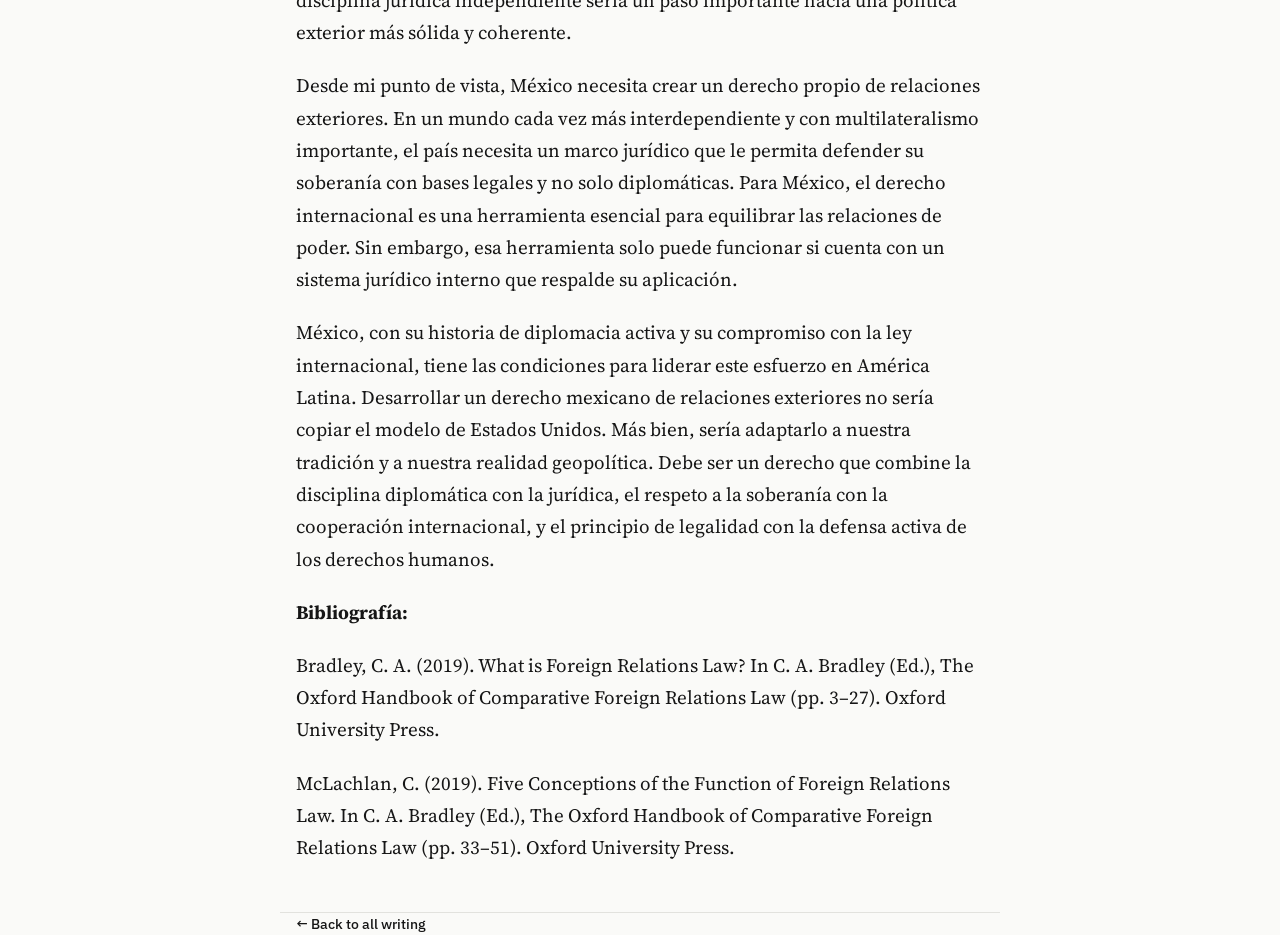
<file: writing/derecho-relaciones-exteriores.html>
<!doctype html>
<html lang="es">
<head>
<meta charset="utf-8">
<meta name="viewport" content="width=device-width, initial-scale=1">
<title>Hacia un derecho mexicano de relaciones exteriores · Emilia Pintado Mariscal</title>
<link rel="preconnect" href="https://fonts.googleapis.com">
<link rel="preconnect" href="https://fonts.gstatic.com" crossorigin>
<link href="https://fonts.googleapis.com/css2?family=Libre+Caslon+Text:ital,wght@0,400;0,700;1,400&family=IBM+Plex+Sans:wght@400;500;600&family=Source+Serif+4:opsz,wght@8..60,400;8..60,600&display=swap" rel="stylesheet">
<link rel="stylesheet" href="../article.css">
</head>
<body data-orig="es">
<header class="top">
  <div class="wrap">
    <a class="back" href="../index.html" data-en="← All writing" data-es="← Todos los textos">← All writing</a>
    <div class="controls" role="group" aria-label="Language">
      <button class="btn" data-set-lang="en" aria-pressed="true">EN</button>
      <button class="btn" data-set-lang="es" aria-pressed="false">ES</button>
    </div>
  </div>
</header>

<main class="wrap article">
  <p class="eyebrow"><span data-en="ITAM · Legal Foundations Seminar" data-es="ITAM · Seminario de Fundamentos Jurídicos">ITAM · Legal Foundations Seminar</span></p>
  <h1>Hacia un derecho mexicano de relaciones exteriores</h1>
  <div class="byline">
    <span>Emilia Pintado Mariscal</span>
    <span data-en="Fall 2025" data-es="otoño 2025">Fall 2025</span>
    <span><span>12</span> <span data-en="min read" data-es="min de lectura">min read</span></span>
  </div>
  <div class="actions">
    <button class="translate" id="translate"></button>
    
  </div>
  <p class="note" id="note" hidden></p>
  <article class="body">
<p>En el mundo contemporáneo, las fronteras entre lo nacional y lo internacional se han vuelto cada vez más difusas. Las decisiones de política exterior repercuten directamente en la vida interna de los Estados, y los tratados internacionales, influyen en las políticas públicas, derechos humanos, comercio, medio ambiente y seguridad. En este contexto, surge una pregunta fundamental para la teoría jurídica mexicana: ¿debe concebirse el derecho de las relaciones exteriores como una disciplina jurídica autónoma?</p><p>Curtis A. Bradley, en su obra “What is Foreign Relations Law?” (2019), propone entender el derecho de las relaciones exteriores como una parte del derecho interno que regula la manera en que un Estado se relaciona con el mundo. Este campo determina cómo se reparten las competencias entre los poderes del Estado, cómo se incorporan las normas internacionales al orden jurídico nacional y hasta dónde puede intervenir el poder judicial en asuntos de política exterior. Según Bradley, el foreign relations law es el punto de encuentro entre el derecho constitucional y el derecho internacional, donde ambos se influyen y generan tensiones tanto jurídicas como políticas.</p><p>En México, esta disciplina no ha sido formalmente reconocida ni sistematizada. En la Constitución, las leyes administrativas y la práctica diplomática establecen reglas claras sobre la conducción de la política exterior. Entre ellas: las facultades del Ejecutivo federal, el papel del Senado en la ratificación de tratados y la aplicación de los principios de no intervención y solución pacífica de controversia. Sin embargo, estos elementos permanecen dispersos entre ramas distintas del derecho (constitucional, administrativo, internacional público, etc.). La falta de integración ha provocado una zona gris entre el derecho constitucional y el derecho internacional. Esto causa confusiones en la interpretación de las normas, falta de reglas claras y conflictos entre poderes. Problemas que podrían evitarse si existiera una disciplina jurídica propia que las reuniera y ordenara.</p><p>A lo largo de este ensayo busco argumentar que México debe desarrollar un derecho de relaciones exteriores como disciplina jurídica autónoma. No apoyo la idea de una importación del modelo estadounidense, sino de una construcción adaptada a su tradición constitucional y a su posición en el sistema internacional. El caso mexicano se basa en una diplomacia jurídica de respeto al derecho internacional, expresada en la Doctrina Estrada y en el principio de igualdad soberana de los Estados. Esta visión hace al derecho internacional una herramienta de defensa y legitimidad para México. Por eso, es necesario construir una rama del derecho que regule la interacción entre los compromisos internacionales y el orden interno.</p><p>Como mencioné anteriormente, para Curtis A. Bradley, el derecho de relaciones exteriores abarca todas las normas del derecho interno que gobiernan la interacción del Estado con el mundo exterior. Esta esfera incluye las facultades del Ejecutivo en materia diplomática, los mecanismos de aprobación de tratados, el uso de la fuerza, el reconocimiento de gobiernos y la aplicación del derecho internacional en tribunales nacionales. </p><p>Este planteamiento surge del contexto estadounidense, donde históricamente se ha debatido si los asuntos exteriores deben estar sujetos a un régimen constitucional más flexible. Bradley denomina esto el “foreign affairs exceptionalism” de Estados Unidos. Dicha corriente sostiene que las facultades del Ejecutivo en materia internacional tienen “mayor libertad” frente a los controles institucionales internos. Bradley cuestiona esta excepcionalidad.  Argumenta que los principios constitucionales (como el control legislativo, la transparencia o la protección de derechos) deben aplicarse también a las decisiones de política exterior. Así se evita que la facultad de decidir se convierta en opacidad o concentración de poder.</p><p>Este debate resulta especialmente importante para México, donde históricamente la política exterior ha estado en manos del Poder Ejecutivo. Desde los primeros gobiernos posrevolucionarios, el presidente ha sido quien define las posturas internacionales del país, decide qué tratados negociar y nombra a los representantes diplomáticos. Por ejemplo, fue el Ejecutivo quien formuló y mantuvo principios clave como la Doctrina Estrada (1930), basada en la no intervención y la autodeterminación de los pueblos, o la Doctrina Castañeda en los años ochenta, que amplió el papel diplomático de México en América Latina.</p><p>El artículo 89 constitucional confirma esta concentración al señalar que corresponde al presidente dirigir la política exterior. Sin embargo, el Senado también tiene un papel fundamental al aprobar o rechazar los tratados internacionales negociados por el Ejecutivo, como ocurrió con el Tratado entre México, Estados Unidos y Canadá (T-MEC) o con el Acuerdo de París sobre cambio climático. Esta participación introduce un contrapeso institucional, ya que obliga al presidente a compartir con el Poder Legislativo la responsabilidad en decisiones de alto impacto internacional.</p><p>Aun así, este equilibrio entre poderes no ha sido desarrollado dentro de un marco teórico ni disciplinario propio. En la práctica, las decisiones internacionales se analizan desde el derecho constitucional, el derecho administrativo o el derecho internacional, pero no desde una visión unificada. Por ejemplo, los tribunales deben interpretar si los tratados aprobados por el Senado tienen jerarquía superior a las leyes nacionales o cómo se aplica el control de convencionalidad en materia de derechos humanos. En otras palabras, verificar que las normas y prácticas internas sean compatibles con las obligaciones internacionales asumidas por el Estado. Todo esto demuestra la necesidad de crear un verdadero derecho mexicano de relaciones exteriores, que estudie cómo interactúan los poderes del Estado en la conducción de los asuntos internacionales y cómo se garantizan los principios constitucionales en ese proceso.</p><p>A diferencia del modelo estadounidense, la tradición mexicana se ha caracterizado por un profundo respeto al derecho internacional como principio director de su política exterior. Desde la Doctrina Estrada (1930), México ha defendido la no intervención, la autodeterminación de los pueblos y la igualdad jurídica de los Estados como bases de su diplomacia. Para México, el respeto al derecho internacional no es legalismo sino realismo puro. Un país con poder medio, como México, tiene incentivos para que las reglas internacionales se apliquen de forma pareja. El derecho internacional es una garantía de protección frente al poder asimétrico de los Estados más fuertes. Esto convierte al derecho de relaciones exteriores en un instrumento estratégico de defensa nacional.</p><p>Sin embargo, el marco legal mexicano no tiene una estructura clara. En México, el derecho internacional se incorpora al orden interno mediante un modelo dualista. Esto significa que los tratados internacionales deben ser aprobados por el Congreso e integrados como leyes nacionales para tener validez. Sin embargo, esta separación se ha vuelto más flexible a partir de la reforma constitucional de 2011. Reforma que estableció que los tratados internacionales de derechos humanos tengan la misma fuerza que la Constitución. Ordenó que todas las autoridades los tomen en cuenta al interpretar las leyes, priorizando la opción que mejor proteja los derechos de las personas.</p><p>Aunque la reforma fortaleció el vínculo entre el derecho nacional y el internacional, en la práctica todavía existen dudas sobre cuándo una norma internacional debe priorizarse sobre una ley interna. Por eso, la creación de un derecho mexicano de relaciones exteriores permitiría sistematizar tanto los criterios de incorporación de los tratados como los mecanismos de control judicial. Así, se lograría mayor coherencia entre la Constitución, y los compromisos internacionales.</p><p>Dado que la política exterior mexicana ya se basa en principios constitucionales como la solución pacífica de controversias, la cooperación internacional, el respeto a los derechos humanos y la no intervención, México tiene una base sólida para construir un derecho de relaciones exteriores. Lo que falta es consolidarlo como una disciplina jurídica autónoma, capaz de integrar sus dimensiones constitucionales, internacionales y administrativas.</p><p>El jurista Campbell McLachlan, autor del capítulo “Five Conceptions of the Function of Foreign Relations Law” (2019), agrega a la visión de Bradley. Propone un enfoque funcional del derecho de las relaciones exteriores. Según McLachlan, la disciplina cumple cinco funciones principales: excluyente, internacionalista, constitucional, diplomática y alocativa. Estas funciones permiten entender de manera más clara el papel que desempeña el derecho en la conducción de la política exterior de los Estados.</p><p>La función excluyente se manifiesta cuando el Estado reserva al Ejecutivo la conducción de la política exterior, limitando el control legislativo o judicial. La función internacionalista actúa como puente de recepción del derecho internacional dentro del orden interno. La constitucional distribuye las competencias entre los poderes públicos y regula el ejercicio de la autoridad en materia internacional. La diplomática facilita la cooperación y el diálogo entre los Estados, apoyando la negociación, representación y solución pacífica de controversias. Finalmente, la alocativa determina qué jurisdicción o qué norma aplica en conflictos que involucran al Estado en su plano  exterior.</p><p>Entre las funciones propuestas por McLachlan, dos son especialmente relevantes en el caso mexicano: la función excluyente y la función constitucional. Las dos están directamente relacionadas con la forma en que un Estado organiza el poder en materia de política exterior y con el equilibrio entre eficacia y control democrático, sin embargo tienen diferencias importantes. </p><p>La función excluyente es cuando el Estado le da al Poder Ejecutivo la conducción de la política exterior. Esto limita la intervención del Poder Legislativo y del Judicial. La principal fortaleza de esta función es que permite actuar de manera rápida, coherente y centralizada en el ámbito internacional. En contextos donde se necesita una respuesta inmediata (como crisis diplomáticas, negociaciones comerciales o decisiones de seguridad), la concentración de poder en el Ejecutivo evita los retrasos que se dan en procesos legislativos o judiciales. Además, presenta una sola voz en la representación internacional, lo que refuerza la claridad y consistencia de la postura del Estado.</p><p>Sin embargo, el gran problema de la función excluyente, es que concentra un poder excesivo en el Ejecutivo. Esto puede llevar a la falta de rendición de cuentas y al debilitamiento de los controles constitucionales. En México, este riesgo ha sido visible a lo largo de su historia política, donde ha habido un presidencialismo fuerte. El Ejecutivo, al tener el control casi exclusivo de la política exterior, puede tomar decisiones sin contrapesos. En México, durante gran parte del siglo XX, las decisiones diplomáticas se consideraban decisiones incuestionables del presidente. </p><p>Por otro lado, la función constitucional busca repartir las competencias de relaciones exteriores entre los distintos poderes del Estado. Así, las decisiones internacionales derivan de colaboración y no de la imposición de un solo órgano. La principal fortaleza de esta función es que promueve la transparencia y la legitimidad. Al requerir la intervención del Congreso para ratificar tratados o revisar políticas internacionales, se amplía la representación y se presentan mecanismos de control. En este contexto, el Poder Judicial tiene un papel importante al resolver conflictos sobre la jerarquía de normas, la aplicación de tratados o el respeto a los derechos humanos.</p><p>No obstante, esta función también tiene limitaciones. Al involucrar varios poderes, los procesos de decisión pueden alentarse. También, se pueden generar conflictos institucionales cuando la división de competencias no está claramente definida. En México, esto pasa cuando surgen controversias sobre el alcance de los tratados internacionales o sobre el papel del Senado en su denuncia. La falta de reglas uniformes puede causar incertidumbre jurídica en momentos donde se necesita una posición estatal clara.</p><p>Al compararlas, las dos funciones reflejan el mismo problema: la tensión entre eficiencia y control. La función excluyente prioriza la rapidez, la coherencia y la capacidad de acción, pero a costa de la supervisión democrática. Por otro lado, la constitucional defiende la participación institucional y la legalidad, pero puede dificultar la toma de decisiones. </p><p>En el caso de México, donde el presidencialismo ha tenido un peso histórico y el respeto al derecho internacional es un principio de la política exterior, el reto es conciliar las dos funciones. Esto implica mantener la eficacia del Ejecutivo en la representación internacional, pero dentro de un marco de responsabilidad constitucional compartida con el Congreso y el Poder Judicial. La construcción de un derecho mexicano de relaciones exteriores podría ofrecer precisamente ese equilibrio: un sistema que garantice eficiencia en la acción internacional, pero con límites legales claros, rendición de cuentas y participación institucional.</p><p>Argumentar a favor de un derecho mexicano de relaciones exteriores implica reconocer que la política exterior también es derecho, y que su conducción no puede depender únicamente de las decisiones del Ejecutivo. Considero tres razones para argumentar este punto:</p><p>Primero, desde el punto de vista normativo, México tiene una base constitucional y legislativa suficiente para construir esta disciplina. El artículo 89 establece las facultades presidenciales en política exterior, la Ley sobre la Celebración de Tratados contiene los procedimientos administrativos, y la práctica diplomática mexicana incorpora principios de derecho internacional. Sistematizar estos tres elementos fortalecería la transparencia, la rendición de cuentas y la certeza jurídica en los procesos de negociación y denuncia de tratados.</p><p>Segundo, la creación de una disciplina autónoma permitiría superar la división actual entre el derecho constitucional, administrativo e internacional. La ausencia de esta disciplina ha dificultado la formación de juristas especializados capaces de analizar los conflictos entre soberanía, globalización y compromisos internacionales. Hoy en día, esta función es indispensable. Como señala McLachlan, las naciones necesitan juristas capaces de pensar “doblemente”, con una mirada hacia lo interno y otra hacia lo externo. Dada la historia de México, y su papel en América Latina, tiene condiciones aptas para desarrollar ese pensamiento jurídico integrado.</p><p>Tercero, en el ámbito político, un derecho mexicano de relaciones exteriores reforzaría la coherencia y la legitimidad del país ante la comunidad internacional. México ha construido su fuerza diplomática sobre la base de la legalidad frente a potencias que tienden al excepcionalismo. La consolidación de esta disciplina reafirmaría esa fuerza y la volvería una herramienta que fomenta un modelo de soberanía democrática y cooperativa.</p><p>Según Bradley y McLachlan, el derecho de las relaciones exteriores no es solo un conjunto de reglas administrativas ni una rama del derecho internacional. Es un espacio jurídico donde se combinan las decisiones políticas, los principios constitucionales y las normas internacionales que guían cómo actúa el Estado en el plano internacional. En el caso de México, reconocerlo como una disciplina jurídica independiente sería un paso importante hacia una política exterior más sólida y coherente.</p><p>Desde mi punto de vista, México necesita crear un derecho propio de relaciones exteriores. En un mundo cada vez más interdependiente y con multilateralismo importante, el país necesita un marco jurídico que le permita defender su soberanía con bases legales y no solo diplomáticas. Para México, el derecho internacional es una herramienta esencial para equilibrar las relaciones de poder. Sin embargo, esa herramienta solo puede funcionar si cuenta con un sistema jurídico interno que respalde su aplicación.</p><p>México, con su historia de diplomacia activa y su compromiso con la ley internacional, tiene las condiciones para liderar este esfuerzo en América Latina. Desarrollar un derecho mexicano de relaciones exteriores no sería copiar el modelo de Estados Unidos. Más bien, sería adaptarlo a nuestra tradición y a nuestra realidad geopolítica. Debe ser un derecho que combine la disciplina diplomática con la jurídica, el respeto a la soberanía con la cooperación internacional, y el principio de legalidad con la defensa activa de los derechos humanos.</p><p><strong>Bibliografía:</strong></p><p>Bradley, C. A. (2019). What is Foreign Relations Law? In C. A. Bradley (Ed.), The Oxford Handbook of Comparative Foreign Relations Law (pp. 3–27). Oxford University Press.</p><p>McLachlan, C. (2019). Five Conceptions of the Function of Foreign Relations Law. In C. A. Bradley (Ed.), The Oxford Handbook of Comparative Foreign Relations Law (pp. 33–51). Oxford University Press.</p>
  </article>
</main>
<footer class="wrap"><a href="../index.html" data-en="← Back to all writing" data-es="← Volver a todos los textos">← Back to all writing</a></footer>
<script src="../article.js"></script>
</body>
</html>
</file>
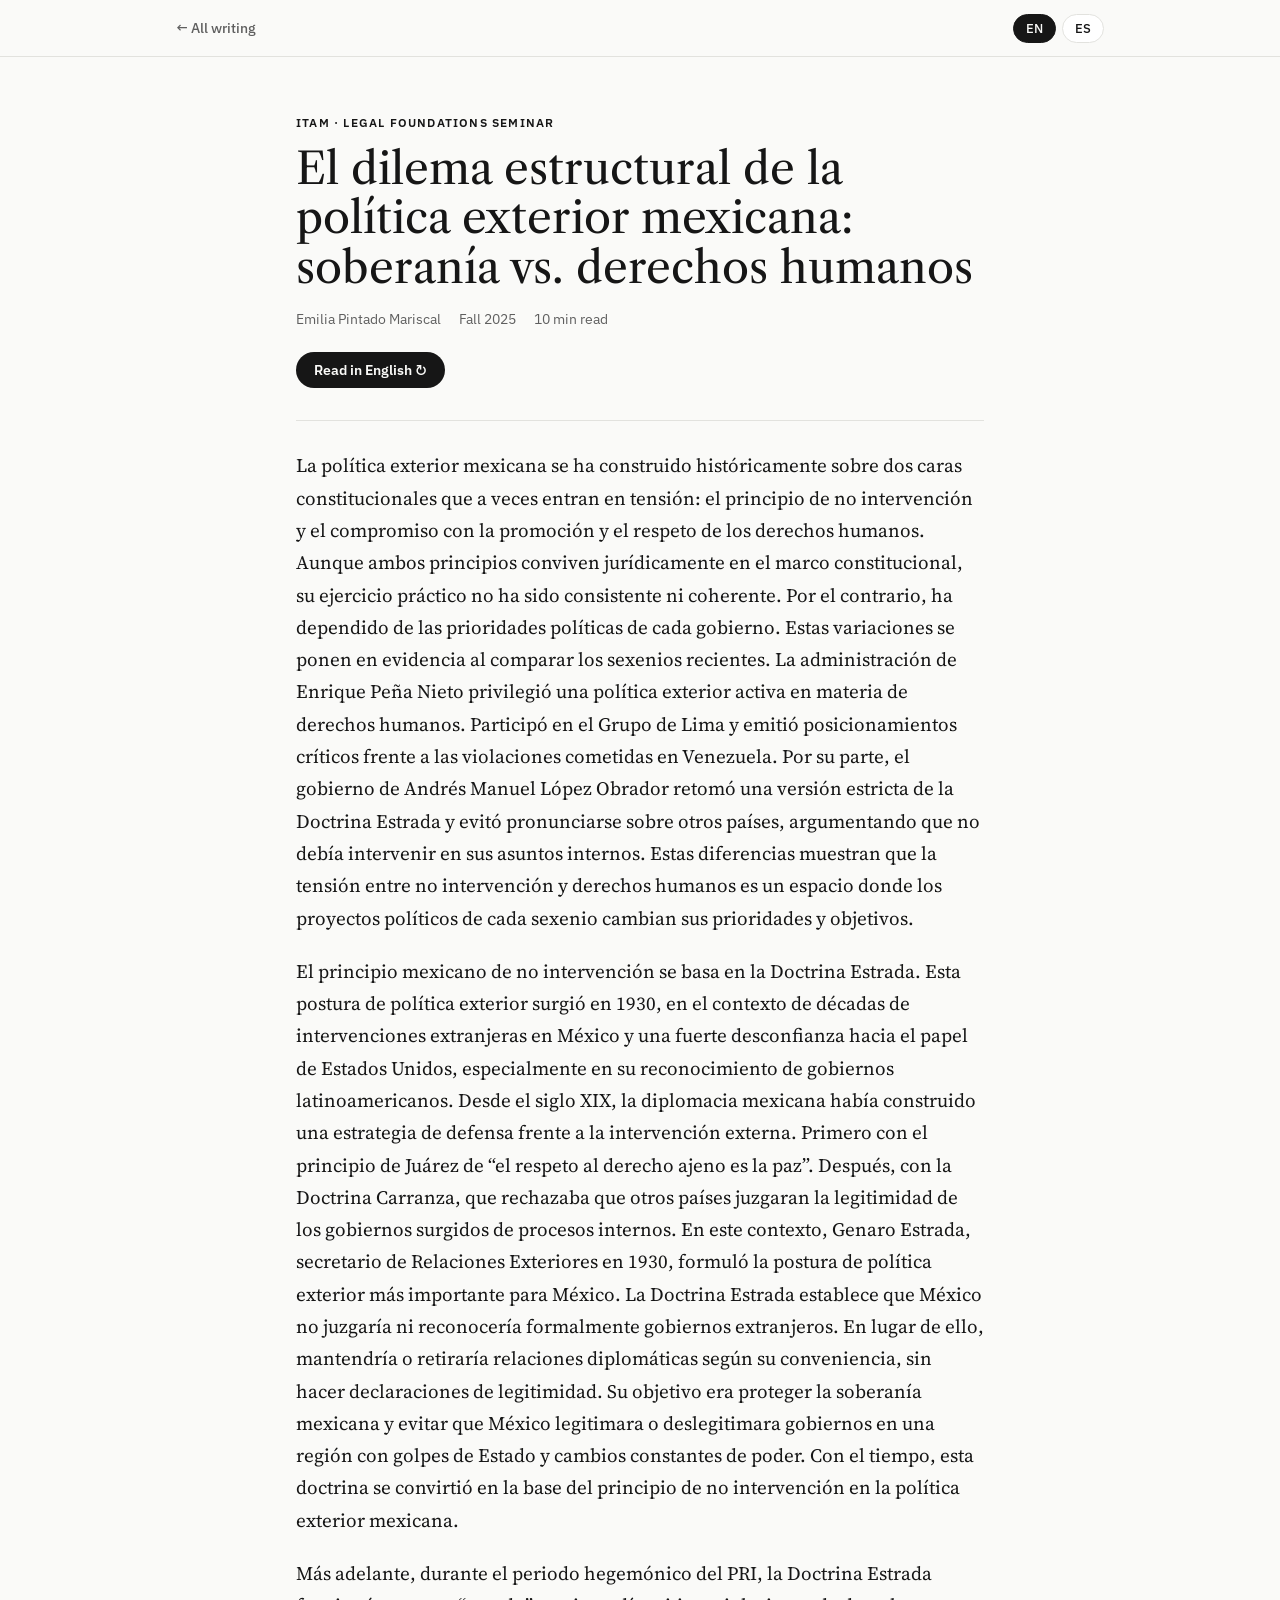
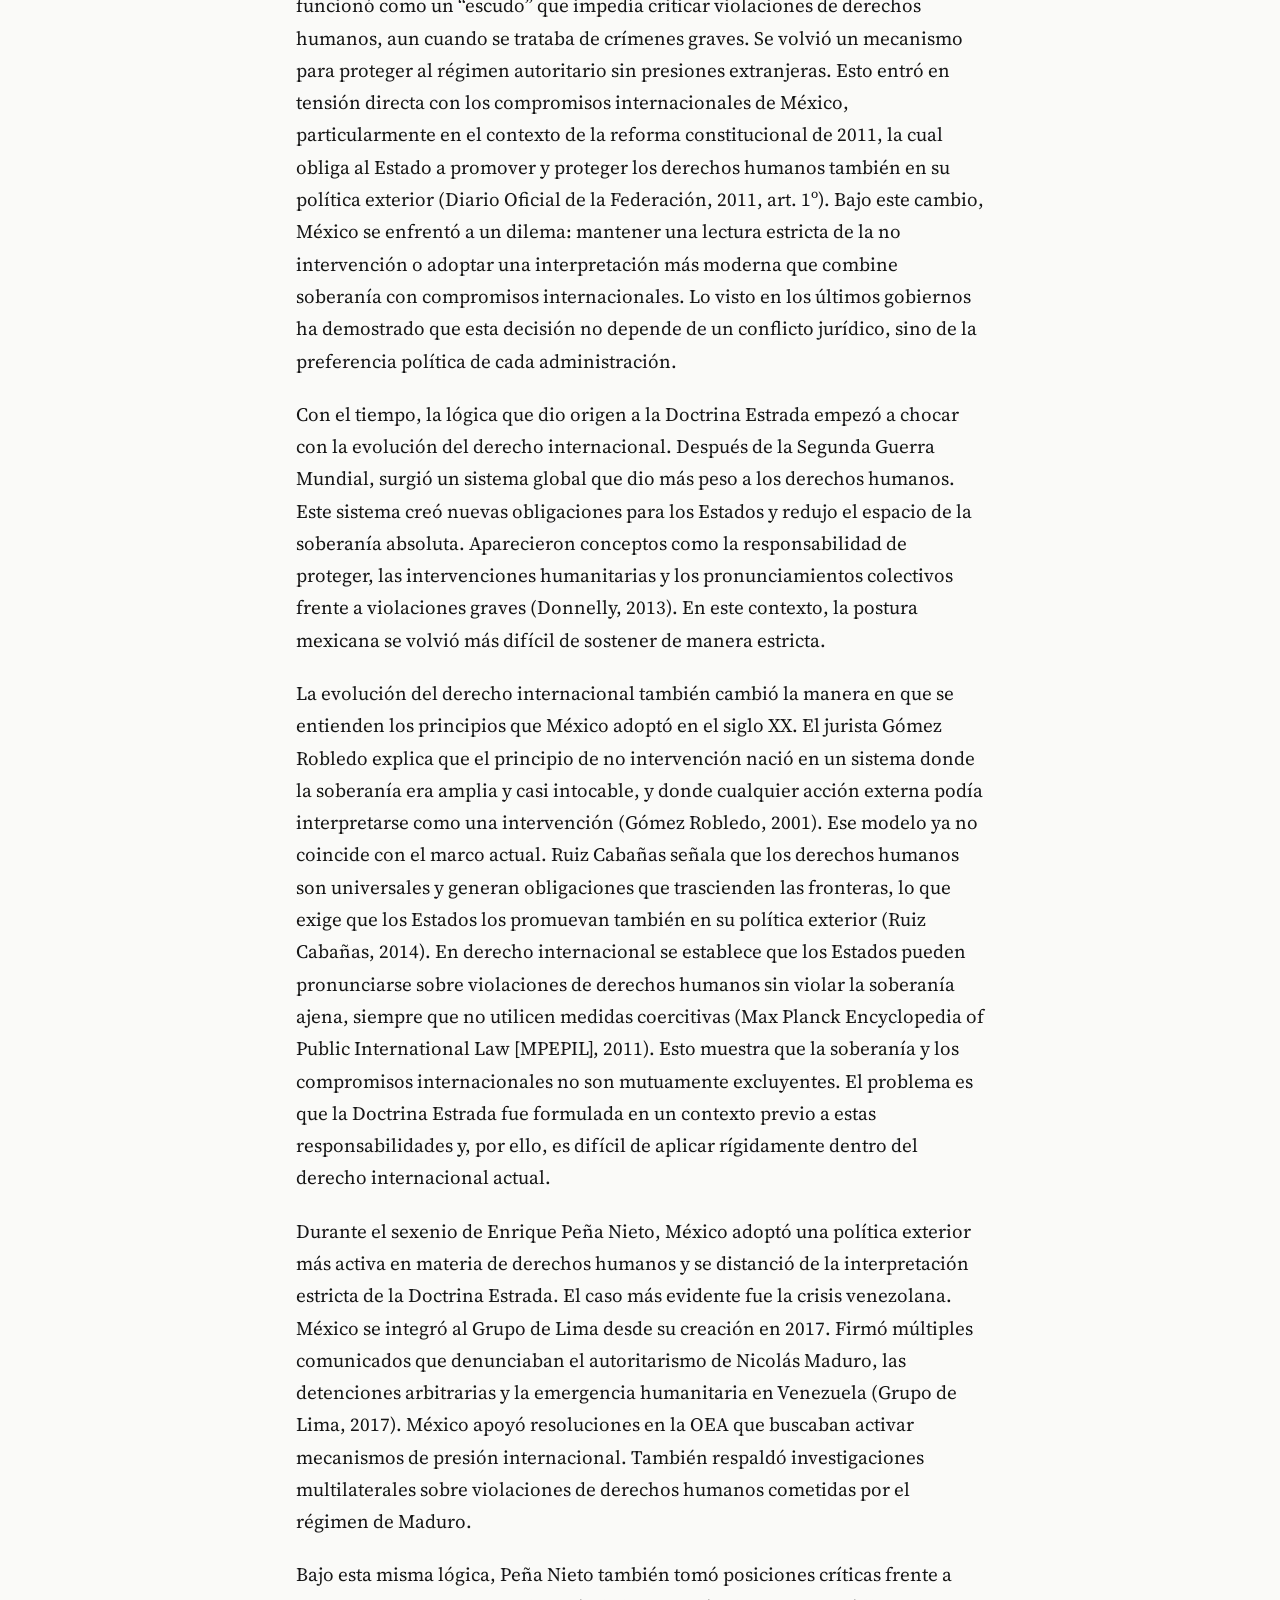
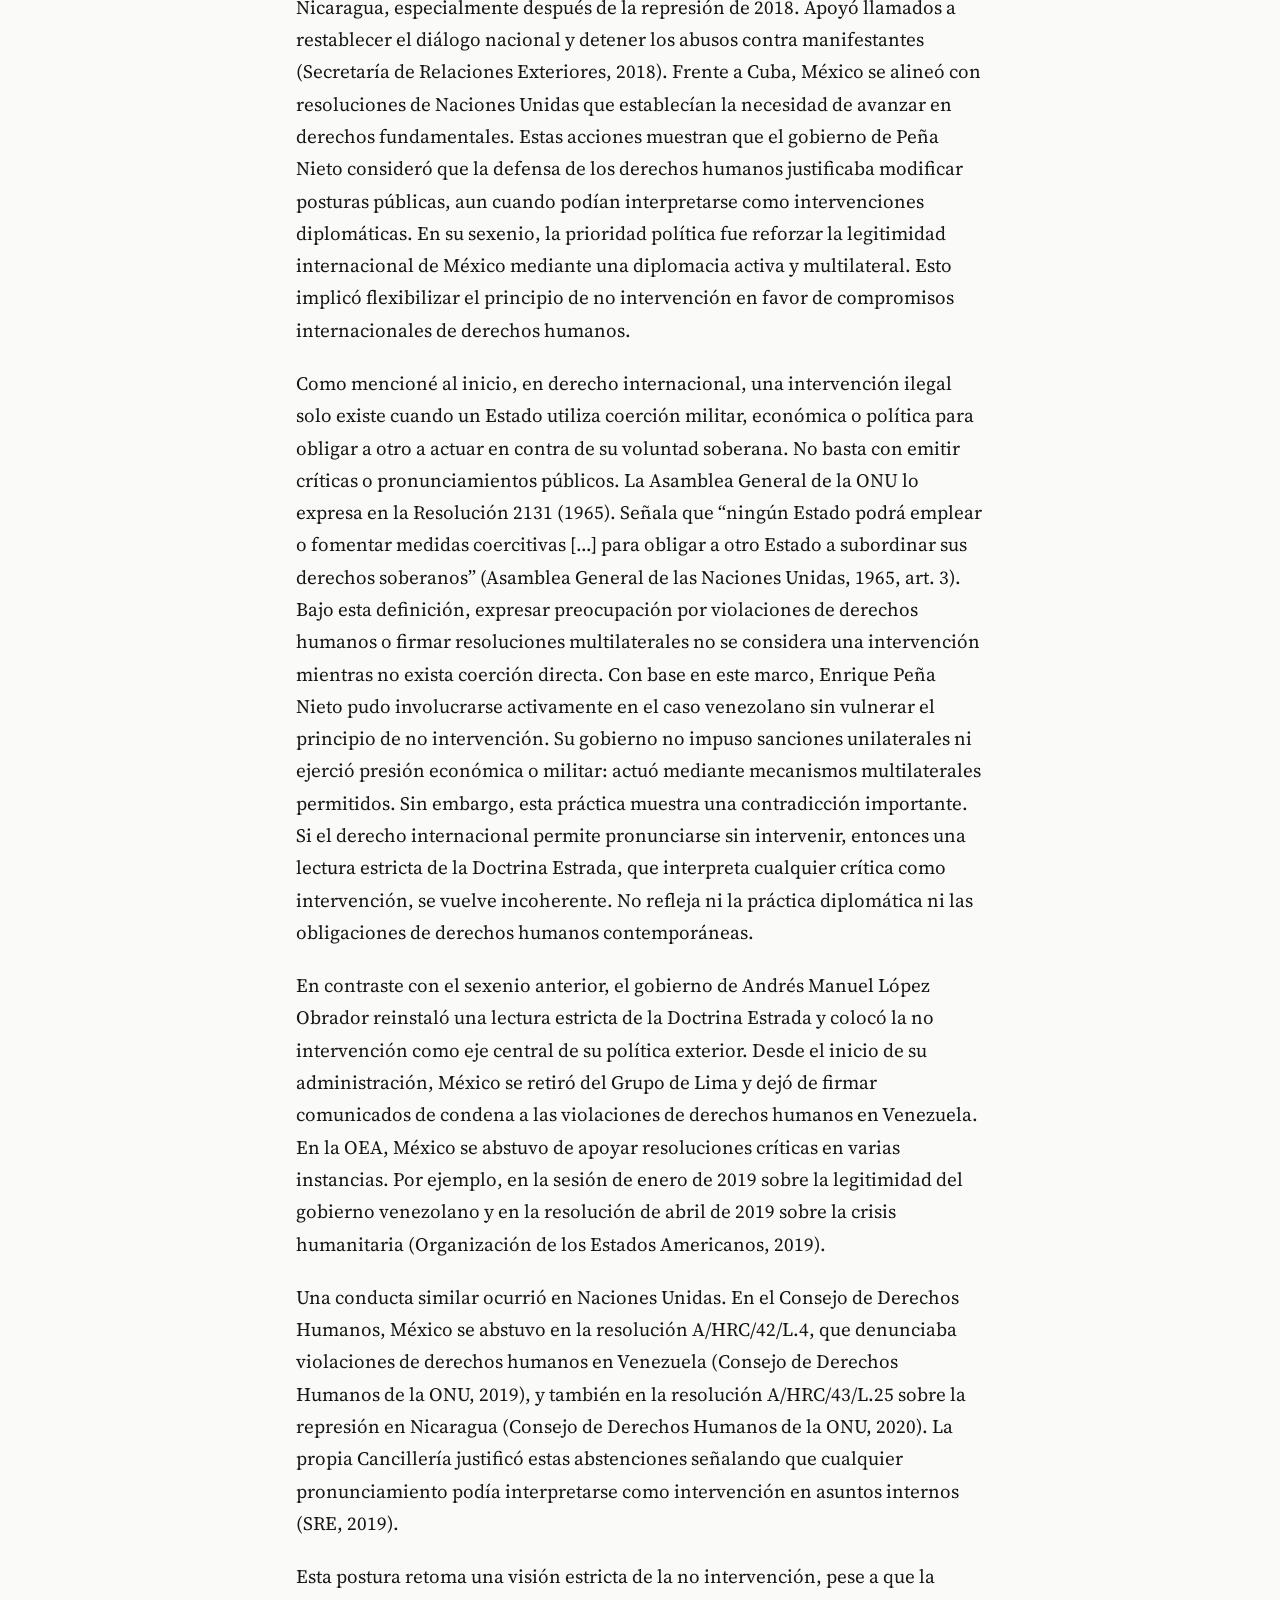
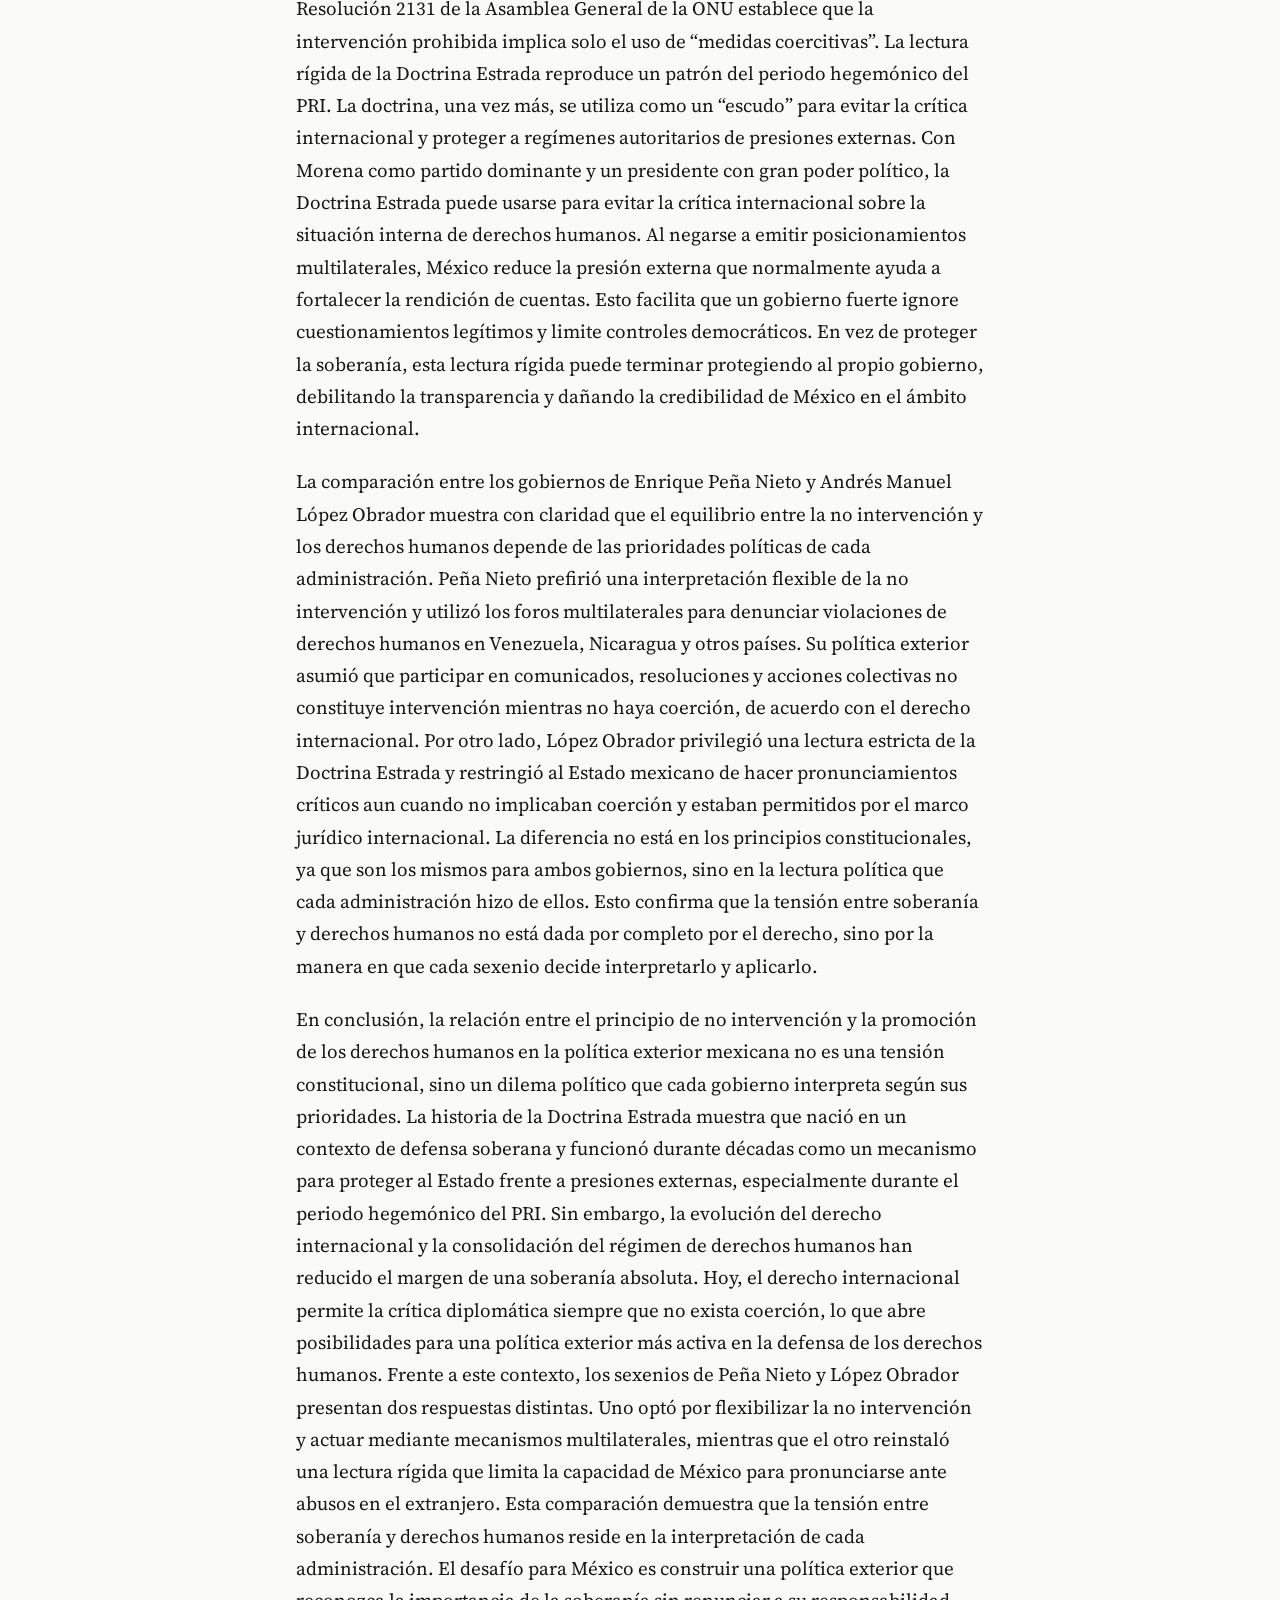
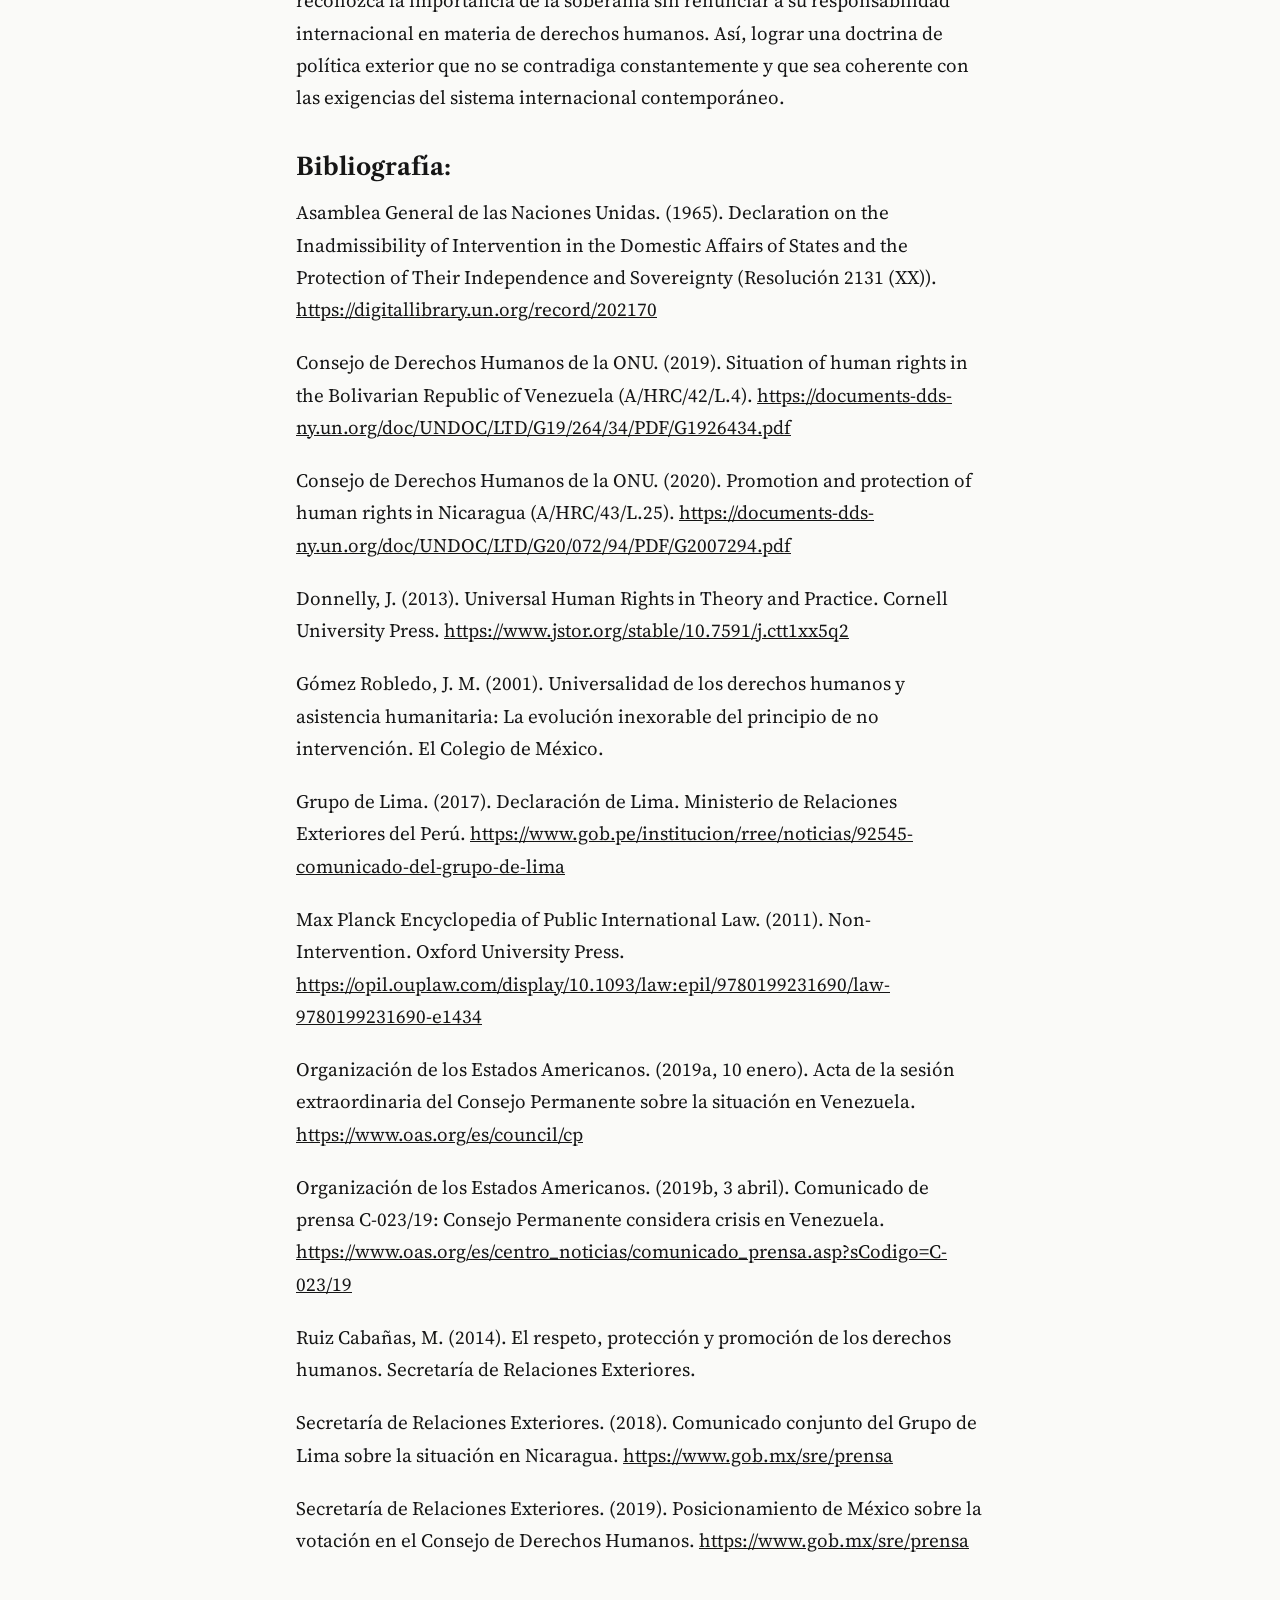
<file: writing/dilema-politica-exterior-mexicana.html>
<!doctype html>
<html lang="es">
<head>
<meta charset="utf-8">
<meta name="viewport" content="width=device-width, initial-scale=1">
<title>El dilema estructural de la política exterior mexicana: soberanía vs. derechos humanos · Emilia Pintado Mariscal</title>
<link rel="preconnect" href="https://fonts.googleapis.com">
<link rel="preconnect" href="https://fonts.gstatic.com" crossorigin>
<link href="https://fonts.googleapis.com/css2?family=Libre+Caslon+Text:ital,wght@0,400;0,700;1,400&family=IBM+Plex+Sans:wght@400;500;600&family=Source+Serif+4:opsz,wght@8..60,400;8..60,600&display=swap" rel="stylesheet">
<link rel="stylesheet" href="../article.css">
</head>
<body data-orig="es">
<header class="top">
  <div class="wrap">
    <a class="back" href="../index.html" data-en="← All writing" data-es="← Todos los textos">← All writing</a>
    <div class="controls" role="group" aria-label="Language">
      <button class="btn" data-set-lang="en" aria-pressed="true">EN</button>
      <button class="btn" data-set-lang="es" aria-pressed="false">ES</button>
    </div>
  </div>
</header>

<main class="wrap article">
  <p class="eyebrow"><span data-en="ITAM · Legal Foundations Seminar" data-es="ITAM · Seminario de Fundamentos Jurídicos">ITAM · Legal Foundations Seminar</span></p>
  <h1>El dilema estructural de la política exterior mexicana: soberanía vs. derechos humanos</h1>
  <div class="byline">
    <span>Emilia Pintado Mariscal</span>
    <span data-en="Fall 2025" data-es="otoño 2025">Fall 2025</span>
    <span><span>10</span> <span data-en="min read" data-es="min de lectura">min read</span></span>
  </div>
  <div class="actions">
    <button class="translate" id="translate"></button>
    
  </div>
  <p class="note" id="note" hidden></p>
  <article class="body">
<p>La política exterior mexicana se ha construido históricamente sobre dos caras constitucionales que a veces entran en tensión: el principio de no intervención y el compromiso con la promoción y el respeto de los derechos humanos. Aunque ambos principios conviven jurídicamente en el marco constitucional, su ejercicio práctico no ha sido consistente ni coherente. Por el contrario, ha dependido de las prioridades políticas de cada gobierno. Estas variaciones se ponen en evidencia al comparar los sexenios recientes. La administración de Enrique Peña Nieto privilegió una política exterior activa en materia de derechos humanos. Participó en el Grupo de Lima y emitió posicionamientos críticos frente a las violaciones cometidas en Venezuela. Por su parte, el gobierno de Andrés Manuel López Obrador retomó una versión estricta de la Doctrina Estrada y evitó pronunciarse sobre otros países, argumentando que no debía intervenir en sus asuntos internos. Estas diferencias muestran que la tensión entre no intervención y derechos humanos es un espacio donde los proyectos políticos de cada sexenio cambian sus prioridades y objetivos.</p><p>El principio mexicano de no intervención se basa en la Doctrina Estrada. Esta postura de política exterior surgió en 1930, en el contexto de décadas de intervenciones extranjeras en México y una fuerte desconfianza hacia el papel de Estados Unidos, especialmente en su reconocimiento de gobiernos latinoamericanos. Desde el siglo XIX, la diplomacia mexicana había construido una estrategia de defensa frente a la intervención externa. Primero con el principio de Juárez de “el respeto al derecho ajeno es la paz”. Después, con la Doctrina Carranza, que rechazaba que otros países juzgaran la legitimidad de los gobiernos surgidos de procesos internos. En este contexto, Genaro Estrada, secretario de Relaciones Exteriores en 1930, formuló la postura de política exterior más importante para México. La Doctrina Estrada establece que México no juzgaría ni reconocería formalmente gobiernos extranjeros. En lugar de ello, mantendría o retiraría relaciones diplomáticas según su conveniencia, sin hacer declaraciones de legitimidad. Su objetivo era proteger la soberanía mexicana y evitar que México legitimara o deslegitimara gobiernos en una región con golpes de Estado y cambios constantes de poder. Con el tiempo, esta doctrina se convirtió en la base del principio de no intervención en la política exterior mexicana.</p><p>Más adelante, durante el periodo hegemónico del PRI, la Doctrina Estrada funcionó como un “escudo” que impedía criticar violaciones de derechos humanos, aun cuando se trataba de crímenes graves. Se volvió un mecanismo para proteger al régimen autoritario sin presiones extranjeras. Esto entró en tensión directa con los compromisos internacionales de México, particularmente en el contexto de la reforma constitucional de 2011, la cual obliga al Estado a promover y proteger los derechos humanos también en su política exterior (Diario Oficial de la Federación, 2011, art. 1º). Bajo este cambio, México se enfrentó a un dilema: mantener una lectura estricta de la no intervención o adoptar una interpretación más moderna que combine soberanía con compromisos internacionales. Lo visto en los últimos gobiernos ha demostrado que esta decisión no depende de un conflicto jurídico, sino de la preferencia política de cada administración.</p><p>Con el tiempo, la lógica que dio origen a la Doctrina Estrada empezó a chocar con la evolución del derecho internacional. Después de la Segunda Guerra Mundial, surgió un sistema global que dio más peso a los derechos humanos. Este sistema creó nuevas obligaciones para los Estados y redujo el espacio de la soberanía absoluta. Aparecieron conceptos como la responsabilidad de proteger, las intervenciones humanitarias y los pronunciamientos colectivos frente a violaciones graves (Donnelly, 2013). En este contexto, la postura mexicana se volvió más difícil de sostener de manera estricta.</p><p>La evolución del derecho internacional también cambió la manera en que se entienden los principios que México adoptó en el siglo XX. El jurista Gómez Robledo explica que el principio de no intervención nació en un sistema donde la soberanía era amplia y casi intocable, y donde cualquier acción externa podía interpretarse como una intervención (Gómez Robledo, 2001). Ese modelo ya no coincide con el marco actual. Ruiz Cabañas señala que los derechos humanos son universales y generan obligaciones que trascienden las fronteras, lo que exige que los Estados los promuevan también en su política exterior (Ruiz Cabañas, 2014). En derecho internacional se establece que los Estados pueden pronunciarse sobre violaciones de derechos humanos sin violar la soberanía ajena, siempre que no utilicen medidas coercitivas (Max Planck Encyclopedia of Public International Law [MPEPIL], 2011). Esto muestra que la soberanía y los compromisos internacionales no son mutuamente excluyentes. El problema es que la Doctrina Estrada fue formulada en un contexto previo a estas responsabilidades y, por ello, es difícil de aplicar rígidamente dentro del derecho internacional actual.</p><p>Durante el sexenio de Enrique Peña Nieto, México adoptó una política exterior más activa en materia de derechos humanos y se distanció de la interpretación estricta de la Doctrina Estrada. El caso más evidente fue la crisis venezolana. México se integró al Grupo de Lima desde su creación en 2017. Firmó múltiples comunicados que denunciaban el autoritarismo de Nicolás Maduro, las detenciones arbitrarias y la emergencia humanitaria en Venezuela (Grupo de Lima, 2017). México apoyó resoluciones en la OEA que buscaban activar mecanismos de presión internacional. También respaldó investigaciones multilaterales sobre violaciones de derechos humanos cometidas por el régimen de Maduro.</p><p>Bajo esta misma lógica, Peña Nieto también tomó posiciones críticas frente a Nicaragua, especialmente después de la represión de 2018. Apoyó llamados a restablecer el diálogo nacional y detener los abusos contra manifestantes (Secretaría de Relaciones Exteriores, 2018). Frente a Cuba, México se alineó con resoluciones de Naciones Unidas que establecían la necesidad de avanzar en derechos fundamentales. Estas acciones muestran que el gobierno de Peña Nieto consideró que la defensa de los derechos humanos justificaba modificar posturas públicas, aun cuando podían interpretarse como intervenciones diplomáticas. En su sexenio, la prioridad política fue reforzar la legitimidad internacional de México mediante una diplomacia activa y multilateral. Esto implicó flexibilizar el principio de no intervención en favor de compromisos internacionales de derechos humanos.</p><p>Como mencioné al inicio, en derecho internacional, una intervención ilegal solo existe cuando un Estado utiliza coerción militar, económica o política para obligar a otro a actuar en contra de su voluntad soberana. No basta con emitir críticas o pronunciamientos públicos. La Asamblea General de la ONU lo expresa en la Resolución 2131 (1965). Señala que “ningún Estado podrá emplear o fomentar medidas coercitivas […] para obligar a otro Estado a subordinar sus derechos soberanos” (Asamblea General de las Naciones Unidas, 1965, art. 3). Bajo esta definición, expresar preocupación por violaciones de derechos humanos o firmar resoluciones multilaterales no se considera una intervención mientras no exista coerción directa. Con base en este marco, Enrique Peña Nieto pudo involucrarse activamente en el caso venezolano sin vulnerar el principio de no intervención. Su gobierno no impuso sanciones unilaterales ni ejerció presión económica o militar: actuó mediante mecanismos multilaterales permitidos. Sin embargo, esta práctica muestra una contradicción importante. Si el derecho internacional permite pronunciarse sin intervenir, entonces una lectura estricta de la Doctrina Estrada, que interpreta cualquier crítica como intervención, se vuelve incoherente. No refleja ni la práctica diplomática ni las obligaciones de derechos humanos contemporáneas.</p><p>En contraste con el sexenio anterior, el gobierno de Andrés Manuel López Obrador reinstaló una lectura estricta de la Doctrina Estrada y colocó la no intervención como eje central de su política exterior. Desde el inicio de su administración, México se retiró del Grupo de Lima y dejó de firmar comunicados de condena a las violaciones de derechos humanos en Venezuela. En la OEA, México se abstuvo de apoyar resoluciones críticas en varias instancias. Por ejemplo, en la sesión de enero de 2019 sobre la legitimidad del gobierno venezolano y en la resolución de abril de 2019 sobre la crisis humanitaria (Organización de los Estados Americanos, 2019).</p><p>Una conducta similar ocurrió en Naciones Unidas. En el Consejo de Derechos Humanos, México se abstuvo en la resolución A/HRC/42/L.4, que denunciaba violaciones de derechos humanos en Venezuela (Consejo de Derechos Humanos de la ONU, 2019), y también en la resolución A/HRC/43/L.25 sobre la represión en Nicaragua (Consejo de Derechos Humanos de la ONU, 2020). La propia Cancillería justificó estas abstenciones señalando que cualquier pronunciamiento podía interpretarse como intervención en asuntos internos (SRE, 2019).</p><p>Esta postura retoma una visión estricta de la no intervención, pese a que la Resolución 2131 de la Asamblea General de la ONU establece que la intervención prohibida implica solo el uso de “medidas coercitivas”. La lectura rígida de la Doctrina Estrada reproduce un patrón del periodo hegemónico del PRI. La doctrina, una vez más, se utiliza como un “escudo” para evitar la crítica internacional y proteger a regímenes autoritarios de presiones externas. Con Morena como partido dominante y un presidente con gran poder político, la Doctrina Estrada puede usarse para evitar la crítica internacional sobre la situación interna de derechos humanos. Al negarse a emitir posicionamientos multilaterales, México reduce la presión externa que normalmente ayuda a fortalecer la rendición de cuentas. Esto facilita que un gobierno fuerte ignore cuestionamientos legítimos y limite controles democráticos. En vez de proteger la soberanía, esta lectura rígida puede terminar protegiendo al propio gobierno, debilitando la transparencia y dañando la credibilidad de México en el ámbito internacional.</p><p>La comparación entre los gobiernos de Enrique Peña Nieto y Andrés Manuel López Obrador muestra con claridad que el equilibrio entre la no intervención y los derechos humanos depende de las prioridades políticas de cada administración. Peña Nieto prefirió una interpretación flexible de la no intervención y utilizó los foros multilaterales para denunciar violaciones de derechos humanos en Venezuela, Nicaragua y otros países. Su política exterior asumió que participar en comunicados, resoluciones y acciones colectivas no constituye intervención mientras no haya coerción, de acuerdo con el derecho internacional. Por otro lado, López Obrador privilegió una lectura estricta de la Doctrina Estrada y restringió al Estado mexicano de hacer pronunciamientos críticos aun cuando no implicaban coerción y estaban permitidos por el marco jurídico internacional. La diferencia no está en los principios constitucionales, ya que son los mismos para ambos gobiernos, sino en la lectura política que cada administración hizo de ellos. Esto confirma que la tensión entre soberanía y derechos humanos no está dada por completo por el derecho, sino por la manera en que cada sexenio decide interpretarlo y aplicarlo.</p><p>En conclusión, la relación entre el principio de no intervención y la promoción de los derechos humanos en la política exterior mexicana no es una tensión constitucional, sino un dilema político que cada gobierno interpreta según sus prioridades. La historia de la Doctrina Estrada muestra que nació en un contexto de defensa soberana y funcionó durante décadas como un mecanismo para proteger al Estado frente a presiones externas, especialmente durante el periodo hegemónico del PRI. Sin embargo, la evolución del derecho internacional y la consolidación del régimen de derechos humanos han reducido el margen de una soberanía absoluta. Hoy, el derecho internacional permite la crítica diplomática siempre que no exista coerción, lo que abre posibilidades para una política exterior más activa en la defensa de los derechos humanos. Frente a este contexto, los sexenios de Peña Nieto y López Obrador presentan dos respuestas distintas. Uno optó por flexibilizar la no intervención y actuar mediante mecanismos multilaterales, mientras que el otro reinstaló una lectura rígida que limita la capacidad de México para pronunciarse ante abusos en el extranjero. Esta comparación demuestra que la tensión entre soberanía y derechos humanos reside en la interpretación de cada administración. El desafío para México es construir una política exterior que reconozca la importancia de la soberanía sin renunciar a su responsabilidad internacional en materia de derechos humanos. Así, lograr una doctrina de política exterior que no se contradiga constantemente y que sea coherente con las exigencias del sistema internacional contemporáneo.</p><h3><strong>Bibliografía: </strong></h3><p>Asamblea General de las Naciones Unidas. (1965). Declaration on the Inadmissibility of Intervention in the Domestic Affairs of States and the Protection of Their Independence and Sovereignty (Resolución 2131 (XX)). <a href="https://digitallibrary.un.org/record/202170" target="_blank" rel="noopener">https://digitallibrary.un.org/record/202170</a> </p><p>Consejo de Derechos Humanos de la ONU. (2019). Situation of human rights in the Bolivarian Republic of Venezuela (A/HRC/42/L.4). <a href="https://documents-dds-ny.un.org/doc/UNDOC/LTD/G19/264/34/PDF/G1926434.pdf" target="_blank" rel="noopener">https://documents-dds-ny.un.org/doc/UNDOC/LTD/G19/264/34/PDF/G1926434.pdf</a> </p><p>Consejo de Derechos Humanos de la ONU. (2020). Promotion and protection of human rights in Nicaragua (A/HRC/43/L.25). <a href="https://documents-dds-ny.un.org/doc/UNDOC/LTD/G20/072/94/PDF/G2007294.pdf" target="_blank" rel="noopener">https://documents-dds-ny.un.org/doc/UNDOC/LTD/G20/072/94/PDF/G2007294.pdf</a> </p><p>Donnelly, J. (2013). Universal Human Rights in Theory and Practice. Cornell University Press. <a href="https://www.jstor.org/stable/10.7591/j.ctt1xx5q2" target="_blank" rel="noopener">https://www.jstor.org/stable/10.7591/j.ctt1xx5q2</a> </p><p>Gómez Robledo, J. M. (2001). Universalidad de los derechos humanos y asistencia humanitaria: La evolución inexorable del principio de no intervención. El Colegio de México.</p><p>Grupo de Lima. (2017). Declaración de Lima. Ministerio de Relaciones Exteriores del Perú. <a href="https://www.gob.pe/institucion/rree/noticias/92545-comunicado-del-grupo-de-lima" target="_blank" rel="noopener">https://www.gob.pe/institucion/rree/noticias/92545-comunicado-del-grupo-de-lima</a> </p><p>Max Planck Encyclopedia of Public International Law. (2011). Non-Intervention. Oxford University Press. <a href="https://opil.ouplaw.com/display/10.1093/law:epil/9780199231690/law-9780199231690-e1434" target="_blank" rel="noopener">https://opil.ouplaw.com/display/10.1093/law:epil/9780199231690/law-9780199231690-e1434</a> </p><p>Organización de los Estados Americanos. (2019a, 10 enero). Acta de la sesión extraordinaria del Consejo Permanente sobre la situación en Venezuela. <a href="https://www.oas.org/es/council/cp" target="_blank" rel="noopener">https://www.oas.org/es/council/cp</a> </p><p>Organización de los Estados Americanos. (2019b, 3 abril). Comunicado de prensa C-023/19: Consejo Permanente considera crisis en Venezuela. <a href="https://www.oas.org/es/centro_noticias/comunicado_prensa.asp?sCodigo=C-023/19" target="_blank" rel="noopener">https://www.oas.org/es/centro_noticias/comunicado_prensa.asp?sCodigo=C-023/19</a> </p><p>Ruiz Cabañas, M. (2014). El respeto, protección y promoción de los derechos humanos. Secretaría de Relaciones Exteriores.</p><p>Secretaría de Relaciones Exteriores. (2018). Comunicado conjunto del Grupo de Lima sobre la situación en Nicaragua. <a href="https://www.gob.mx/sre/prensa" target="_blank" rel="noopener">https://www.gob.mx/sre/prensa</a> </p><p>Secretaría de Relaciones Exteriores. (2019). Posicionamiento de México sobre la votación en el Consejo de Derechos Humanos. <a href="https://www.gob.mx/sre/prensa" target="_blank" rel="noopener">https://www.gob.mx/sre/prensa</a> </p>
  </article>
</main>
<footer class="wrap"><a href="../index.html" data-en="← Back to all writing" data-es="← Volver a todos los textos">← Back to all writing</a></footer>
<script src="../article.js"></script>
</body>
</html>
</file>
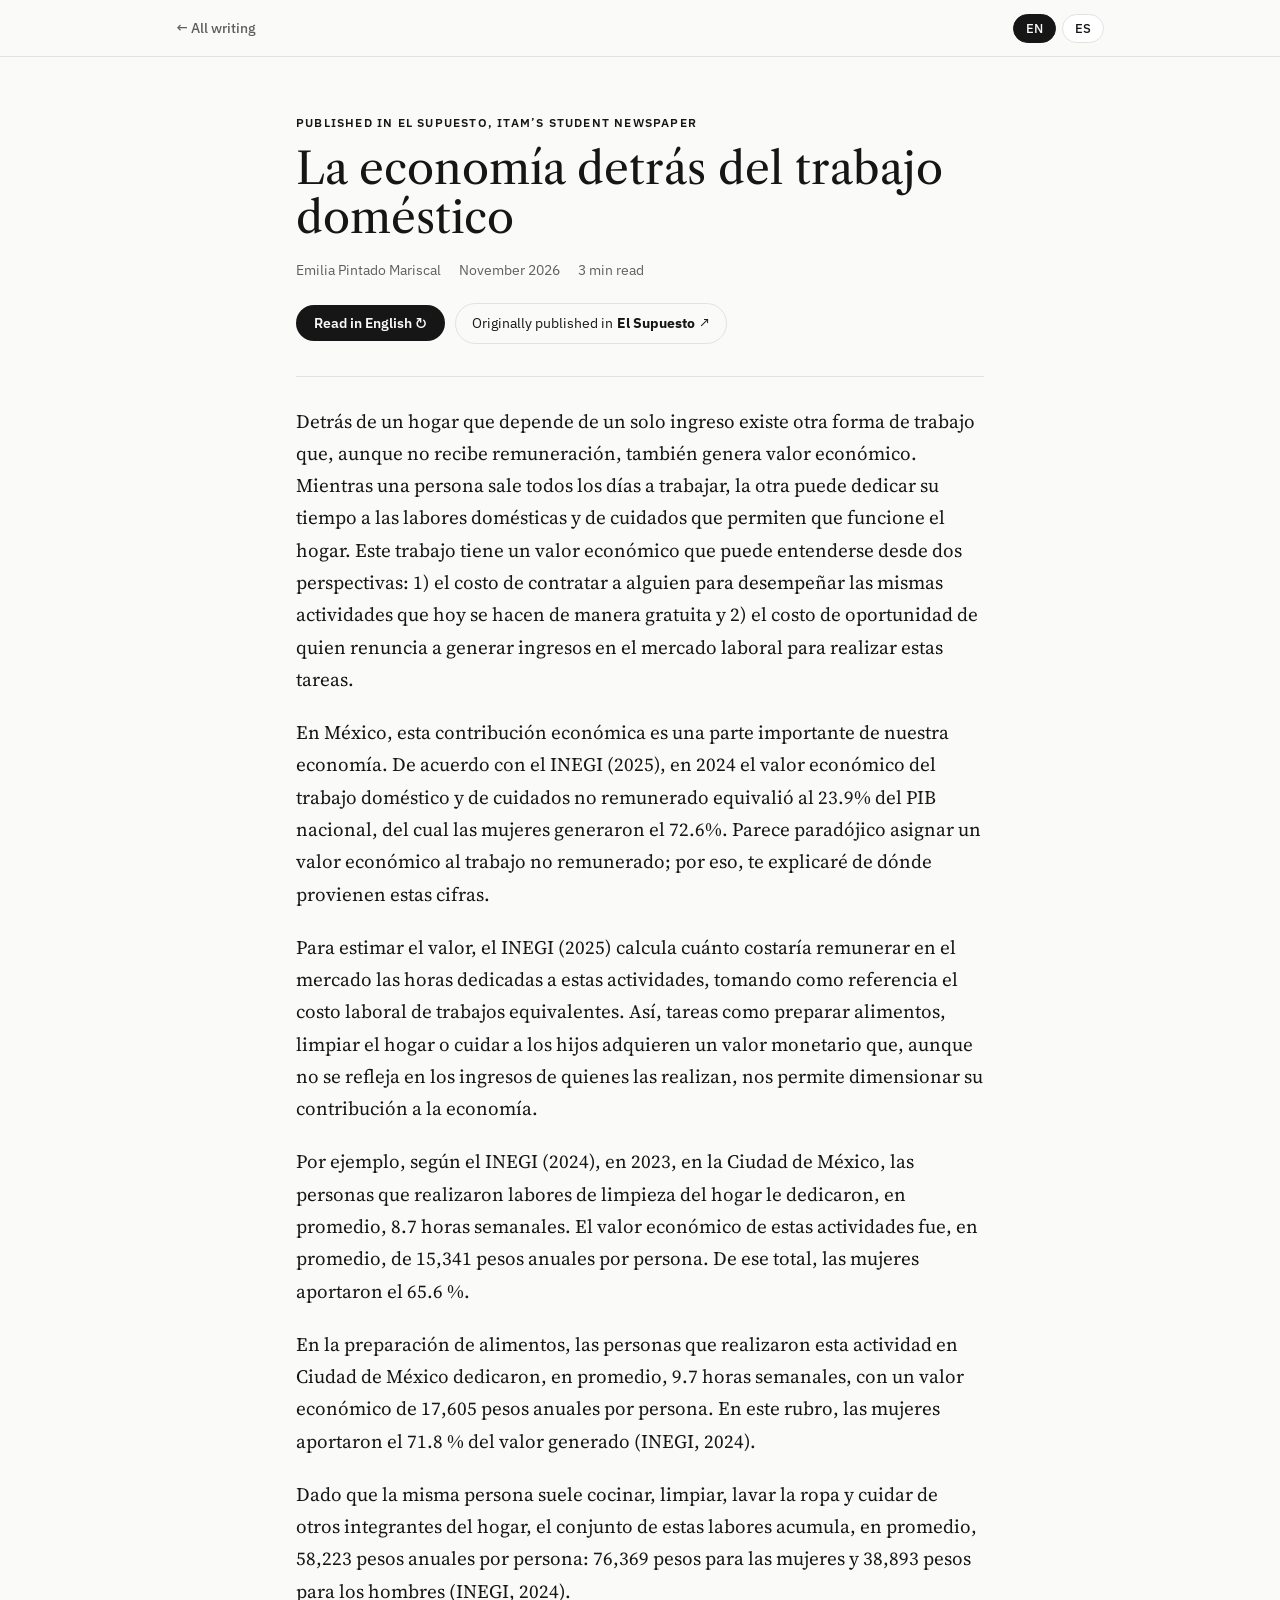
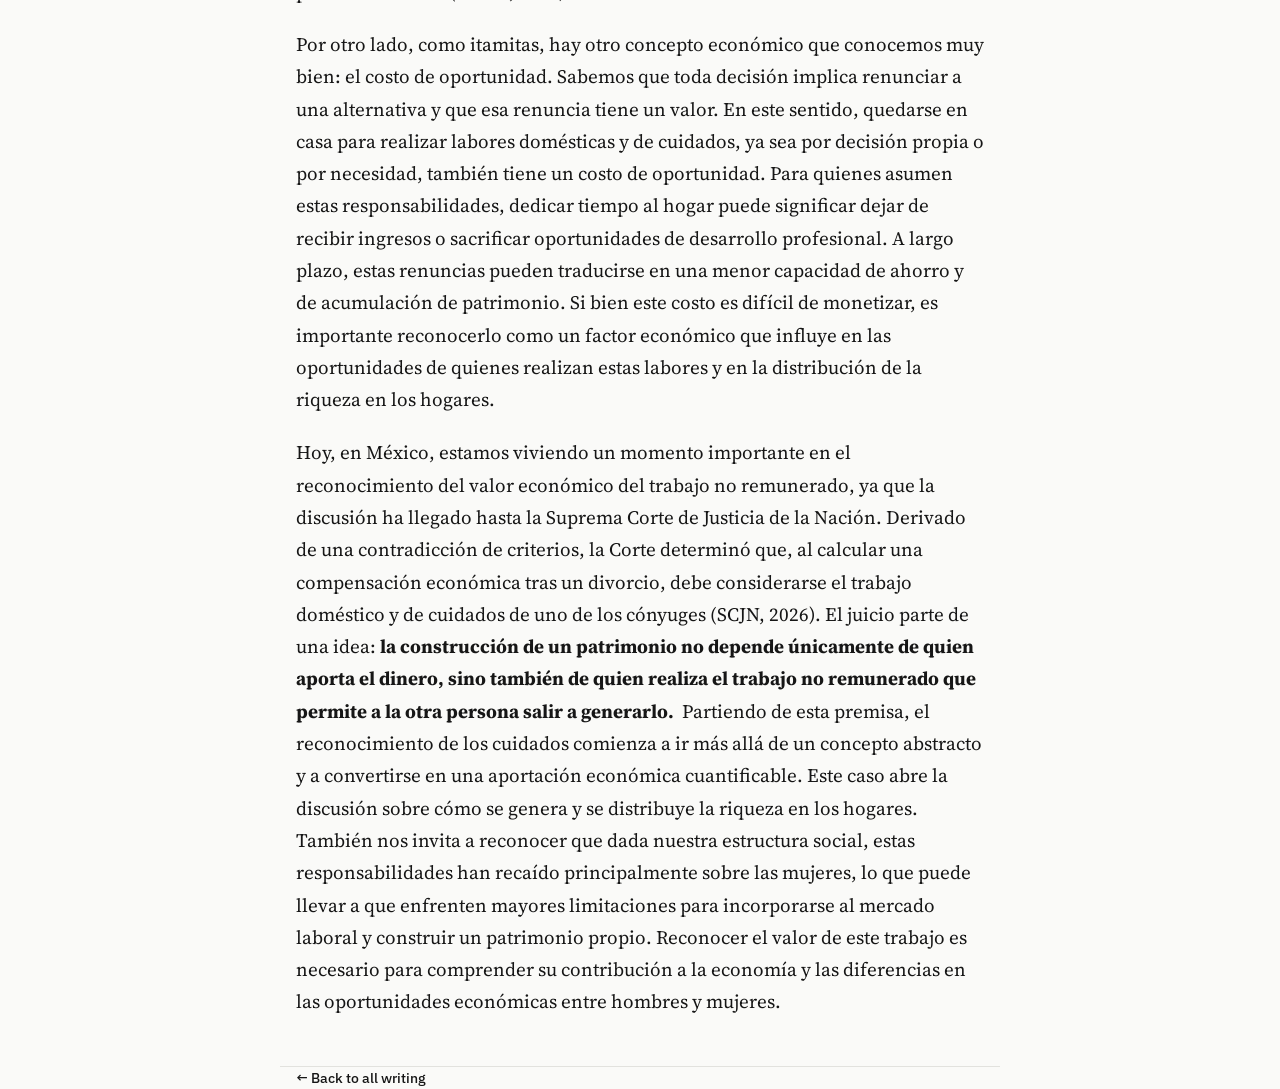
<file: writing/economia-trabajo-domestico.html>
<!doctype html>
<html lang="es">
<head>
<meta charset="utf-8">
<meta name="viewport" content="width=device-width, initial-scale=1">
<title>La economía detrás del trabajo doméstico · Emilia Pintado Mariscal</title>
<link rel="preconnect" href="https://fonts.googleapis.com">
<link rel="preconnect" href="https://fonts.gstatic.com" crossorigin>
<link href="https://fonts.googleapis.com/css2?family=Libre+Caslon+Text:ital,wght@0,400;0,700;1,400&family=IBM+Plex+Sans:wght@400;500;600&family=Source+Serif+4:opsz,wght@8..60,400;8..60,600&display=swap" rel="stylesheet">
<link rel="stylesheet" href="../article.css">
</head>
<body data-orig="es">
<header class="top">
  <div class="wrap">
    <a class="back" href="../index.html" data-en="← All writing" data-es="← Todos los textos">← All writing</a>
    <div class="controls" role="group" aria-label="Language">
      <button class="btn" data-set-lang="en" aria-pressed="true">EN</button>
      <button class="btn" data-set-lang="es" aria-pressed="false">ES</button>
    </div>
  </div>
</header>

<main class="wrap article">
  <p class="eyebrow"><span data-en="Published in El Supuesto, ITAM’s student newspaper" data-es="Publicado en El Supuesto, periódico estudiantil del ITAM">Published in El Supuesto, ITAM’s student newspaper</span></p>
  <h1>La economía detrás del trabajo doméstico</h1>
  <div class="byline">
    <span>Emilia Pintado Mariscal</span>
    <span data-en="November 2026" data-es="noviembre 2026">November 2026</span>
    <span><span>3</span> <span data-en="min read" data-es="min de lectura">min read</span></span>
  </div>
  <div class="actions">
    <button class="translate" id="translate"></button>
    <a class="pub" href="http://blog.elsupuesto.com/nacional/2026/11/la-economia-detras-del-trabajo-domestico/" target="_blank" rel="noopener"><span data-en="Originally published in" data-es="Publicado originalmente en">Originally published in</span> <strong>El Supuesto</strong> ↗</a>
  </div>
  <p class="note" id="note" hidden></p>
  <article class="body">
<p>Detrás de un hogar que depende de un solo ingreso existe otra forma de trabajo que, aunque no recibe remuneración, también genera valor económico. Mientras una persona sale todos los días a trabajar, la otra puede dedicar su tiempo a las labores domésticas y de cuidados que permiten que funcione el hogar. Este trabajo tiene un valor económico que puede entenderse desde dos perspectivas: 1) el costo de contratar a alguien para desempeñar las mismas actividades que hoy se hacen de manera gratuita y 2) el costo de oportunidad de quien renuncia a generar ingresos en el mercado laboral para realizar estas tareas. </p><p>En México, esta contribución económica es una parte importante de nuestra economía. De acuerdo con el INEGI (2025), en 2024 el valor económico del trabajo doméstico y de cuidados no remunerado equivalió al 23.9% del PIB nacional, del cual las mujeres generaron el 72.6%. Parece paradójico asignar un valor económico al trabajo no remunerado; por eso, te explicaré de dónde provienen estas cifras. </p><p>Para estimar el valor, el INEGI (2025) calcula cuánto costaría remunerar en el mercado las horas dedicadas a estas actividades, tomando como referencia el costo laboral de trabajos equivalentes. Así, tareas como preparar alimentos, limpiar el hogar o cuidar a los hijos adquieren un valor monetario que, aunque no se refleja en los ingresos de quienes las realizan, nos permite dimensionar su contribución a la economía.</p><p>Por ejemplo, según el INEGI (2024), en 2023, en la Ciudad de México, las personas que realizaron labores de limpieza del hogar le dedicaron, en promedio, 8.7 horas semanales. El valor económico de estas actividades fue, en promedio, de 15,341 pesos anuales por persona. De ese total, las mujeres aportaron el 65.6 %.</p><p>En la preparación de alimentos, las personas que realizaron esta actividad en Ciudad de México dedicaron, en promedio, 9.7 horas semanales, con un valor económico de 17,605 pesos anuales por persona. En este rubro, las mujeres aportaron el 71.8 % del valor generado (INEGI, 2024).</p><p>Dado que la misma persona suele cocinar, limpiar, lavar la ropa y cuidar de otros integrantes del hogar, el conjunto de estas labores acumula, en promedio, 58,223 pesos anuales por persona: 76,369 pesos para las mujeres y 38,893 pesos para los hombres (INEGI, 2024).</p><p>Por otro lado, como itamitas, hay otro concepto económico que conocemos muy bien: el costo de oportunidad. Sabemos que toda decisión implica renunciar a una alternativa y que esa renuncia tiene un valor. En este sentido, quedarse en casa para realizar labores domésticas y de cuidados, ya sea por decisión propia o por necesidad, también tiene un costo de oportunidad. Para quienes asumen estas responsabilidades, dedicar tiempo al hogar puede significar dejar de recibir ingresos o sacrificar oportunidades de desarrollo profesional. A largo plazo, estas renuncias pueden traducirse en una menor capacidad de ahorro y de acumulación de patrimonio. Si bien este costo es difícil de monetizar, es importante reconocerlo como un factor económico que influye en las oportunidades de quienes realizan estas labores y en la distribución de la riqueza en los hogares. </p><p>Hoy, en México, estamos viviendo un momento importante en el reconocimiento del valor económico del trabajo no remunerado, ya que la discusión ha llegado hasta la Suprema Corte de Justicia de la Nación. Derivado de una contradicción de criterios, la Corte determinó que, al calcular una compensación económica tras un divorcio, debe considerarse el trabajo doméstico y de cuidados de uno de los cónyuges (SCJN, 2026). El juicio parte de una idea: <strong>la construcción de un patrimonio no depende únicamente de quien aporta el dinero, sino también de quien realiza el trabajo no remunerado que permite a la otra persona salir a generarlo.</strong>  Partiendo de esta premisa, el reconocimiento de los cuidados comienza a ir más allá de un concepto abstracto y a convertirse en una aportación económica cuantificable. Este caso abre la discusión sobre cómo se genera y se distribuye la riqueza en los hogares. También nos invita a reconocer que dada nuestra estructura social, estas responsabilidades han recaído principalmente sobre las mujeres, lo que puede llevar a que enfrenten mayores limitaciones para incorporarse al mercado laboral y construir un patrimonio propio. Reconocer el valor de este trabajo es necesario para comprender su contribución a la economía y las diferencias en las oportunidades económicas entre hombres y mujeres.</p>
  </article>
</main>
<footer class="wrap"><a href="../index.html" data-en="← Back to all writing" data-es="← Volver a todos los textos">← Back to all writing</a></footer>
<script src="../article.js"></script>
</body>
</html>
</file>
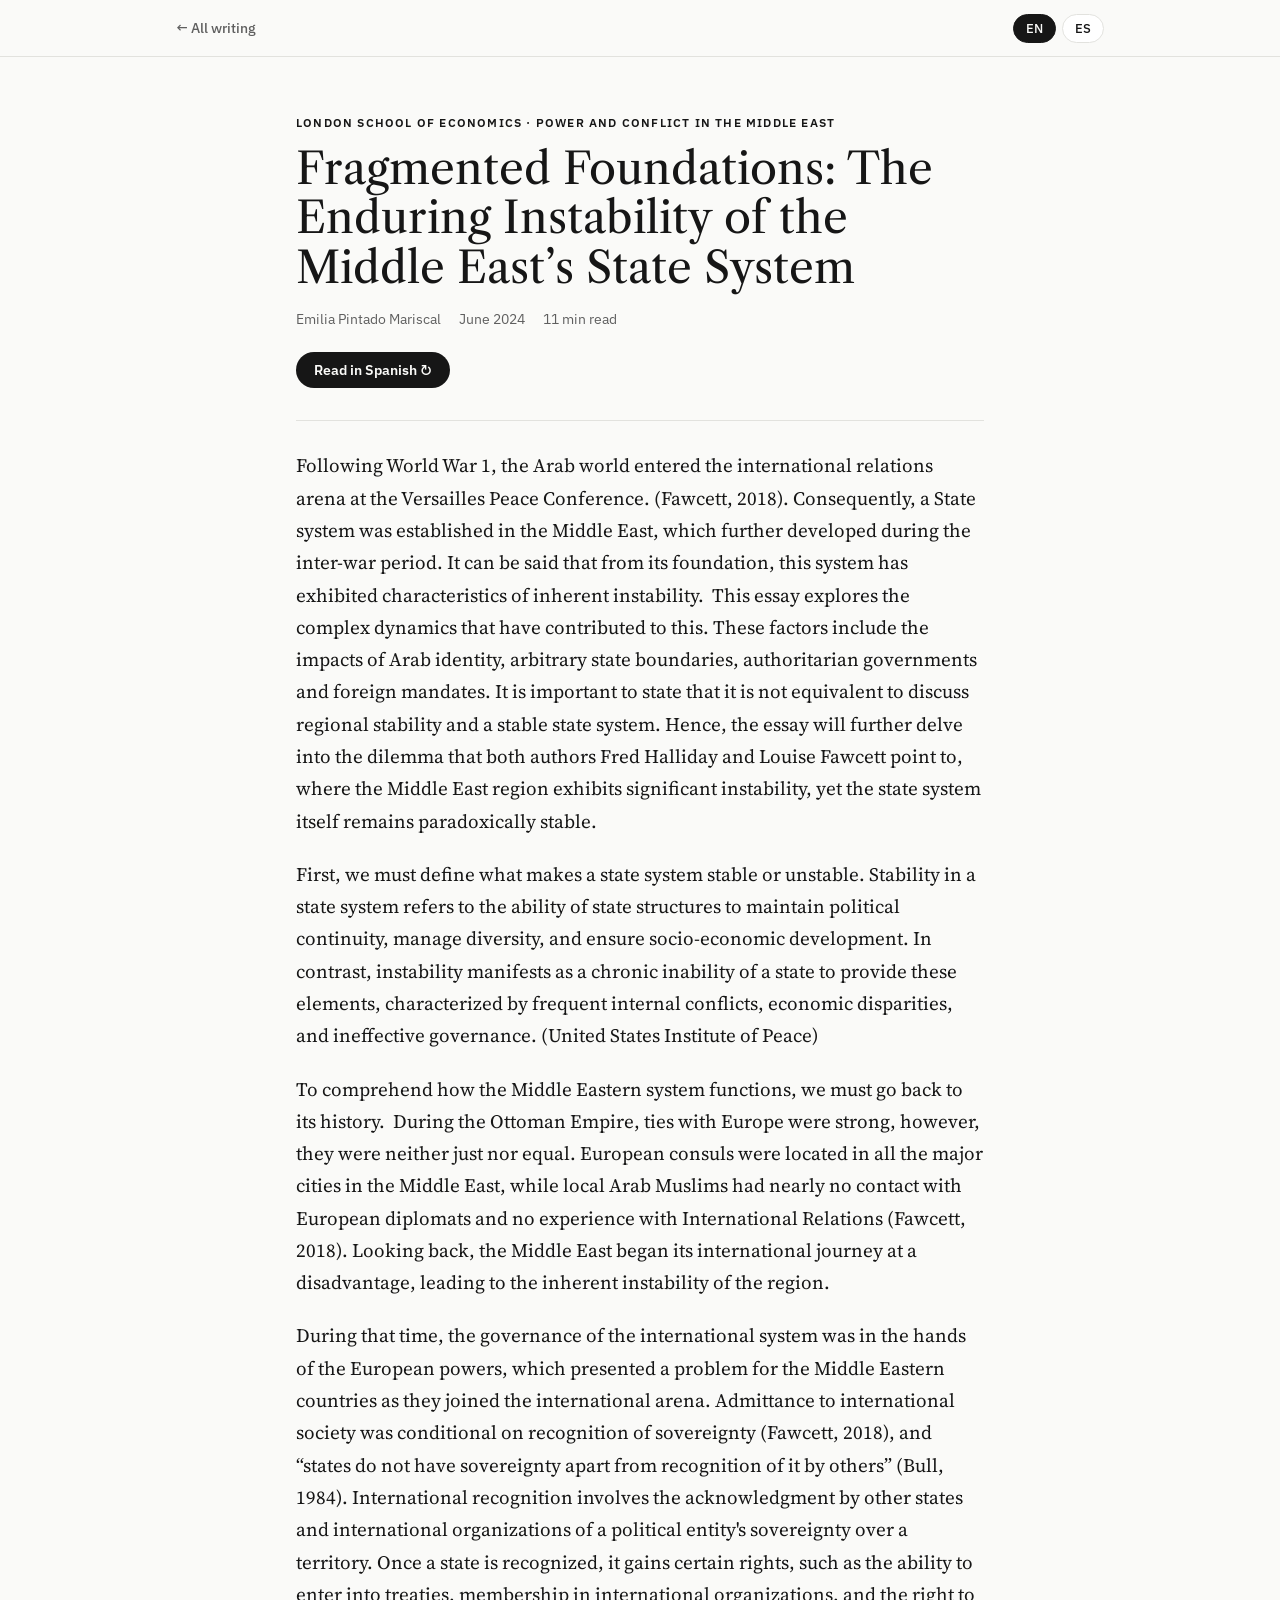
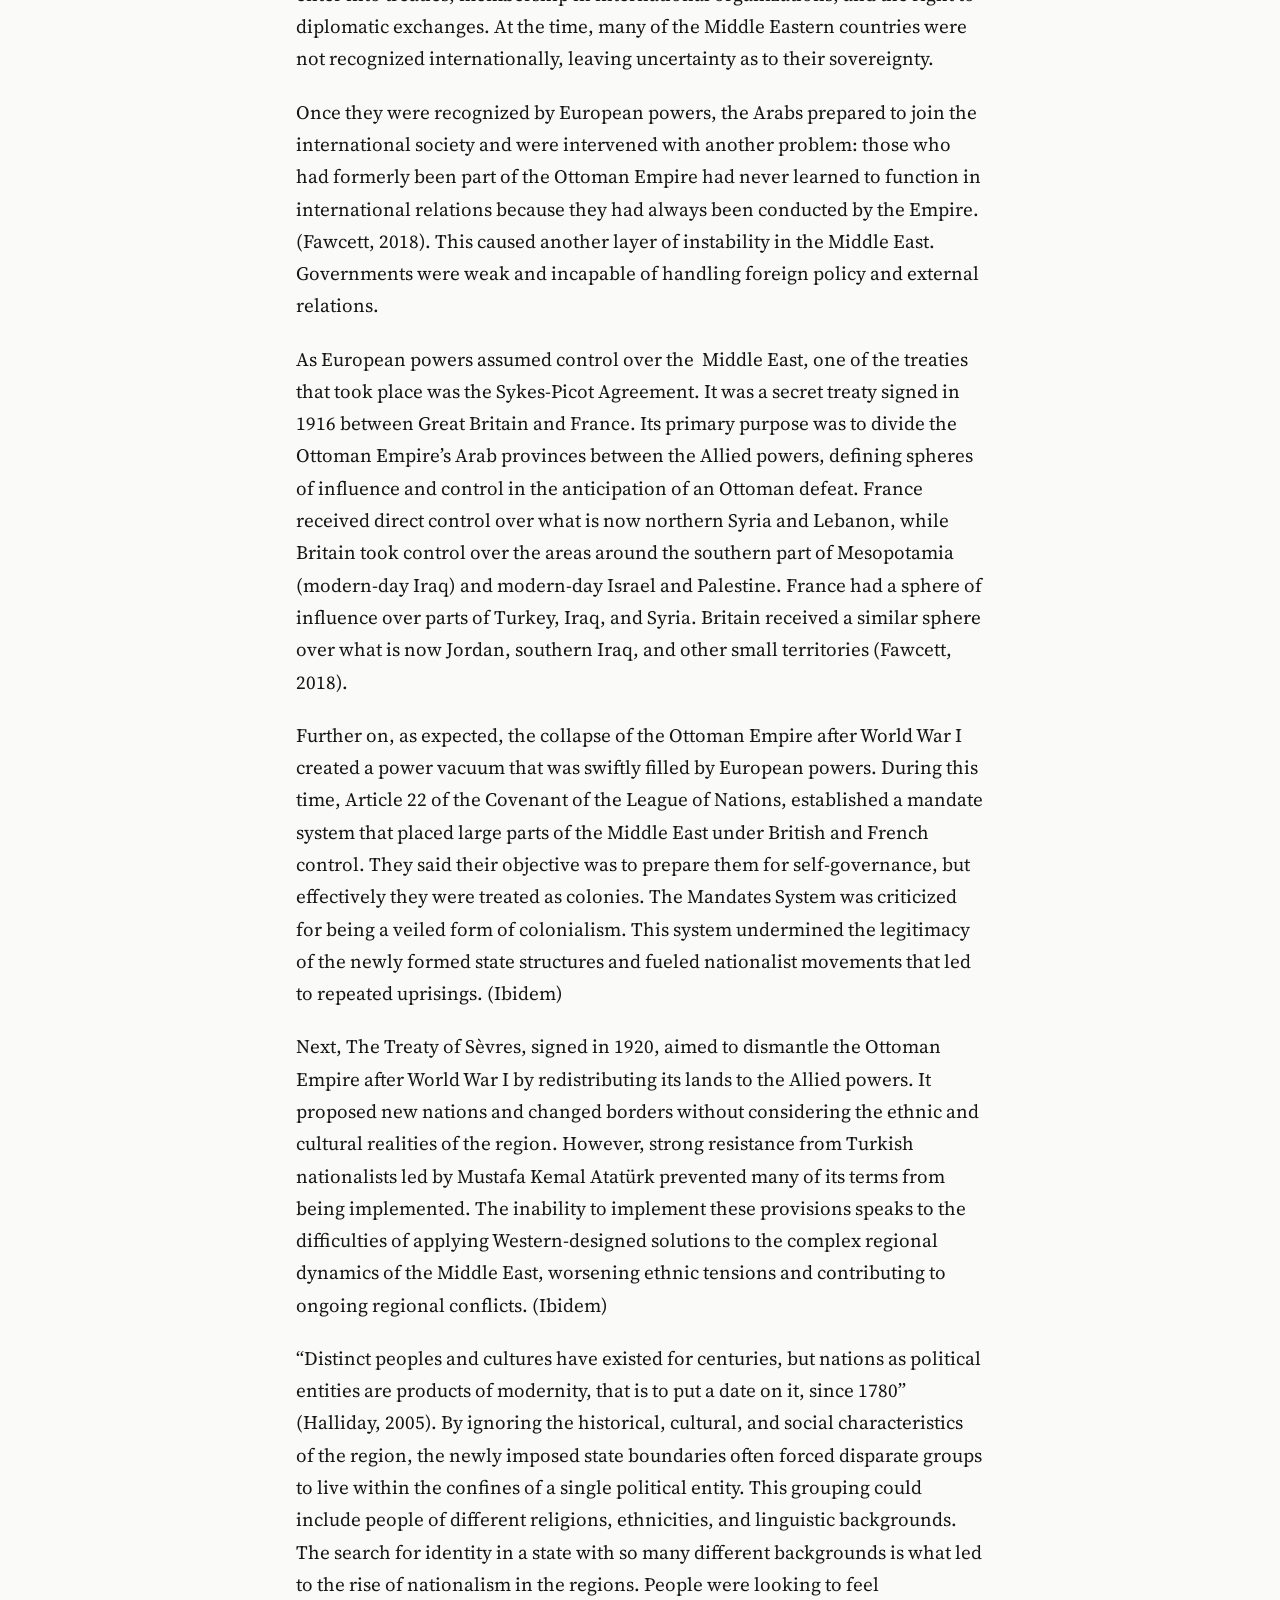
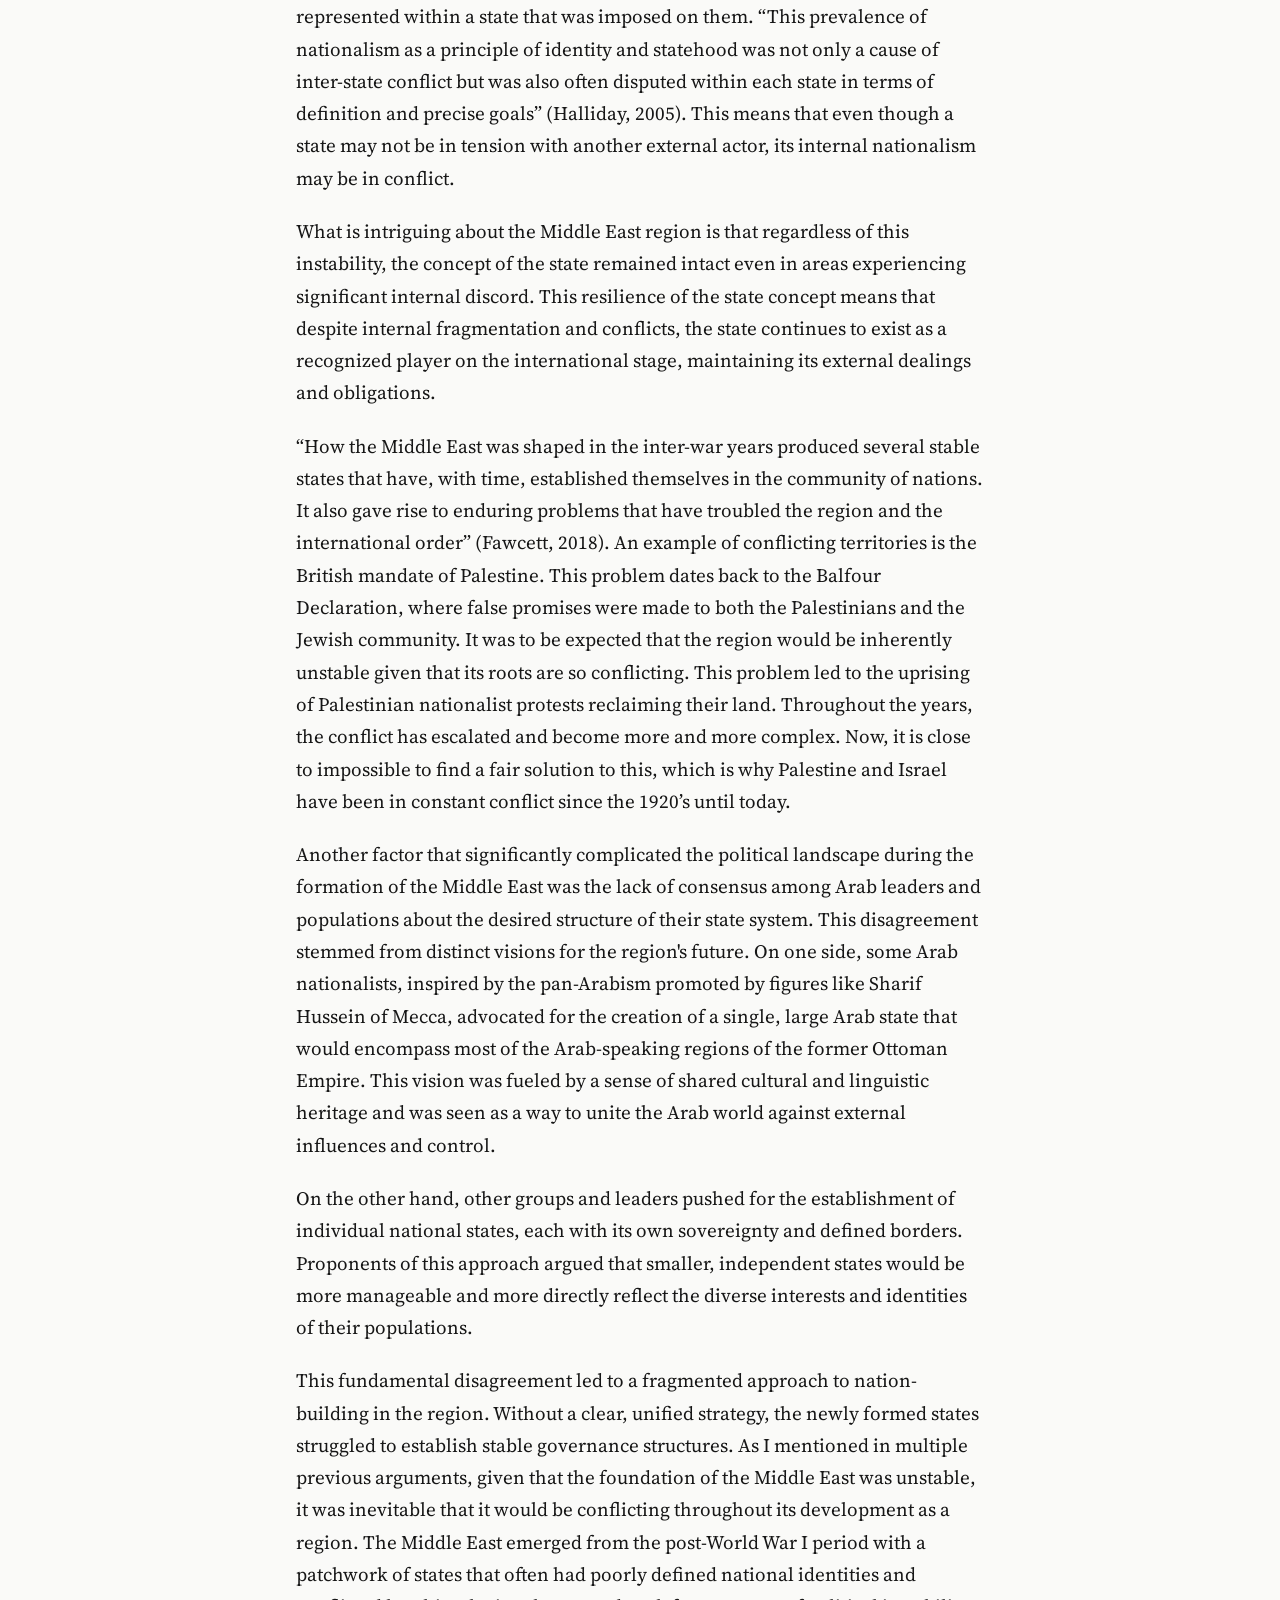
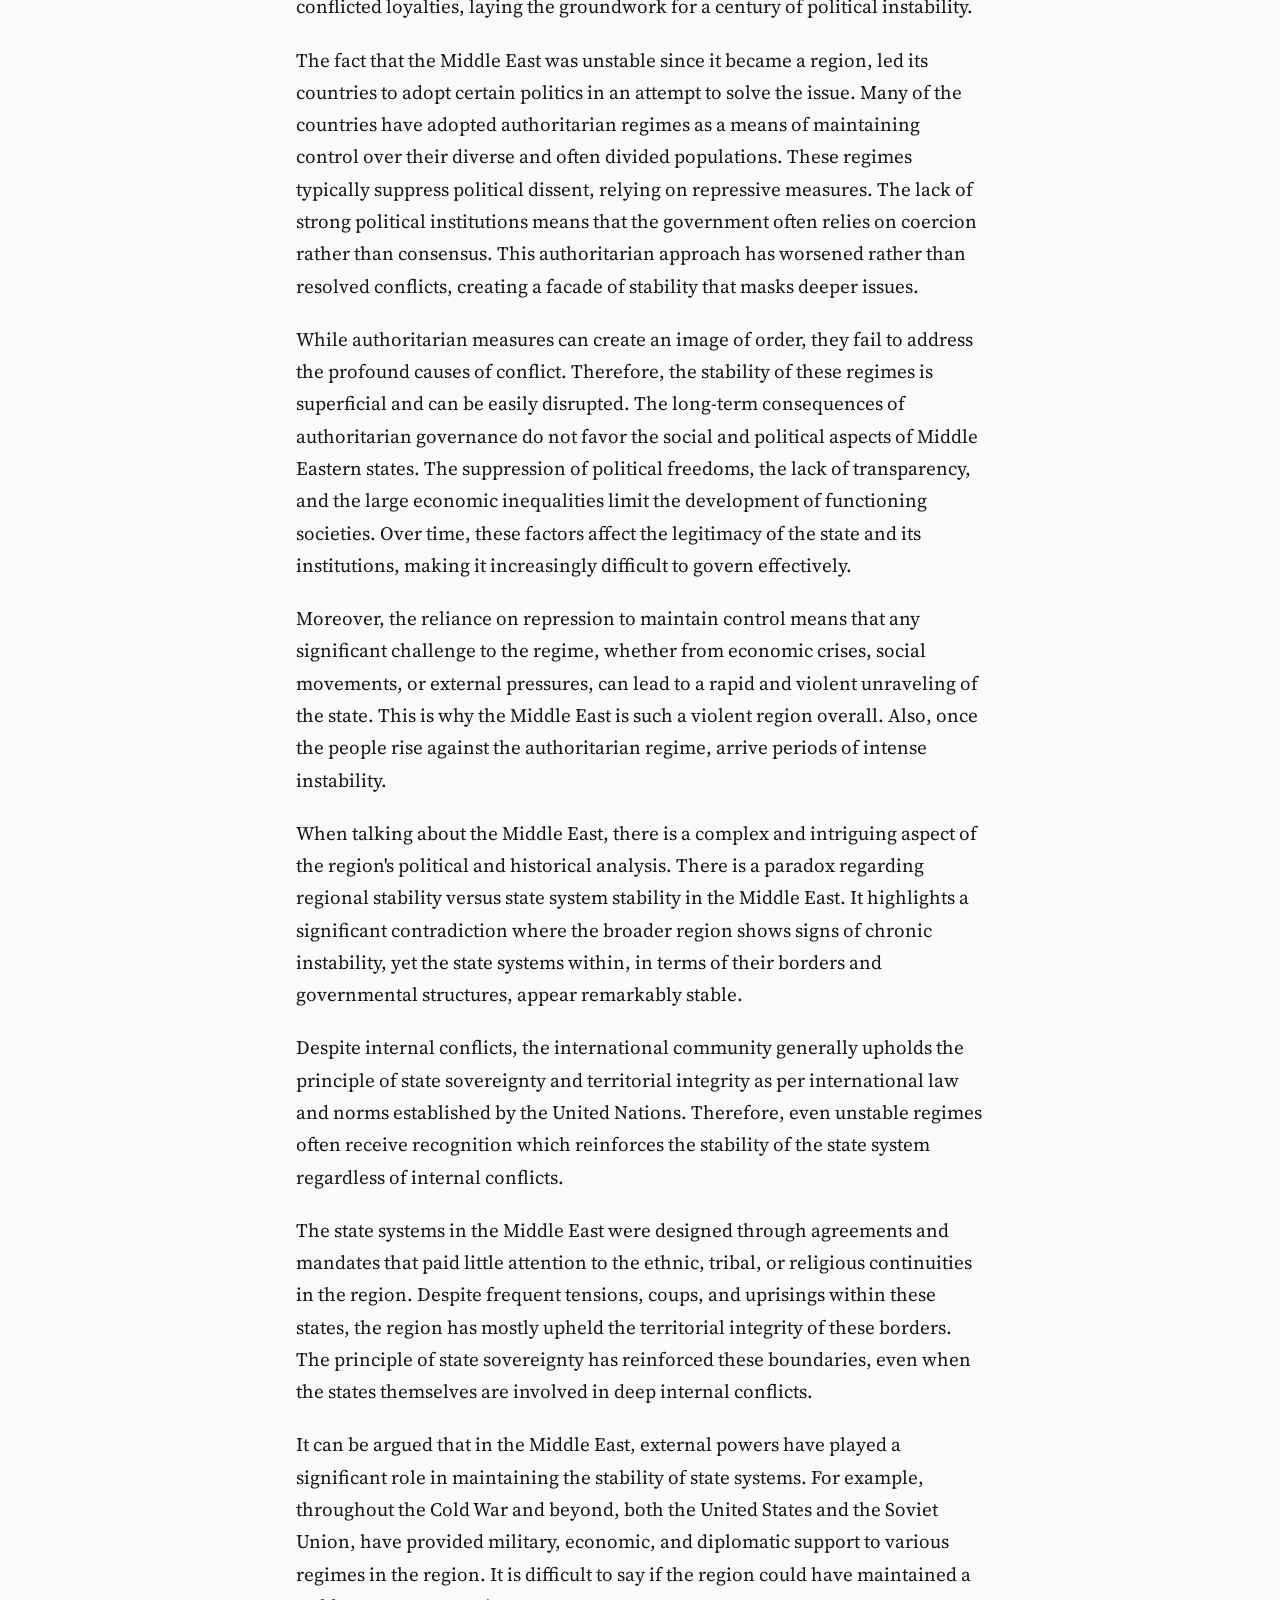
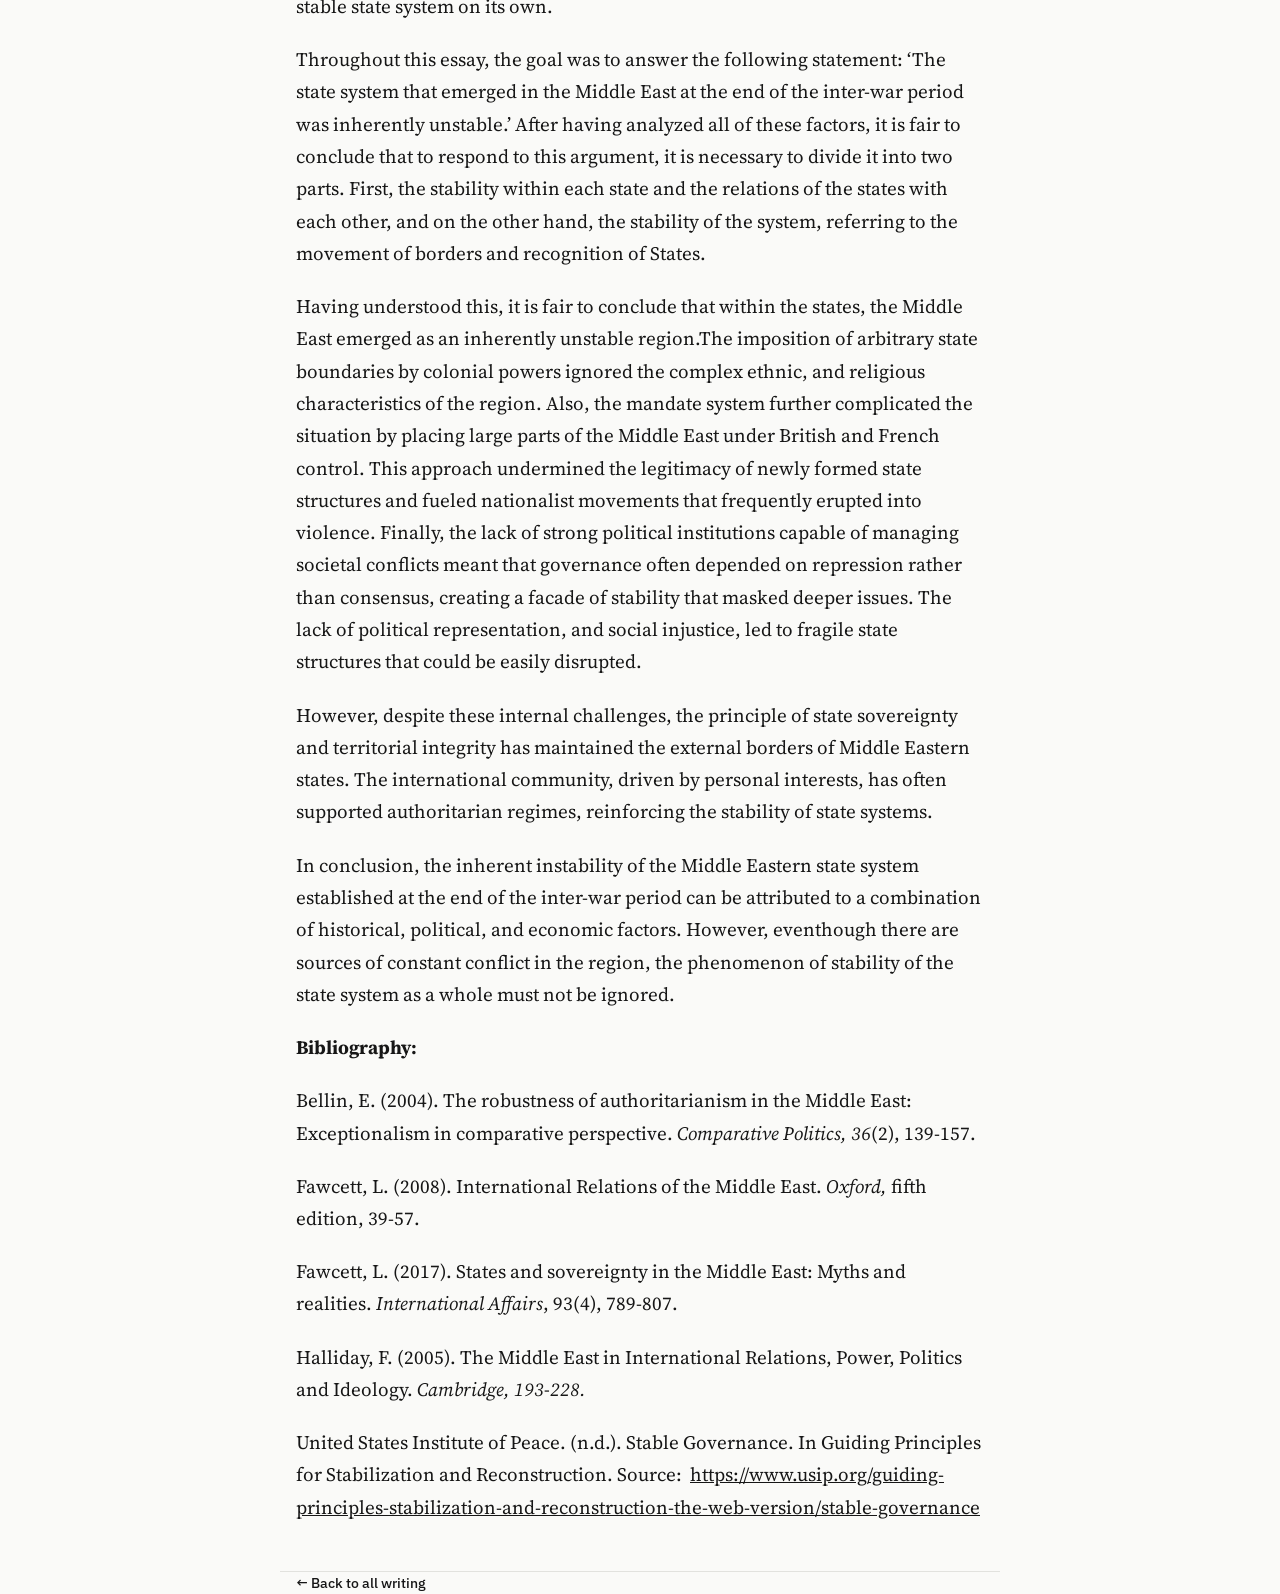
<file: writing/fragmented-foundations-middle-east.html>
<!doctype html>
<html lang="en">
<head>
<meta charset="utf-8">
<meta name="viewport" content="width=device-width, initial-scale=1">
<title>Fragmented Foundations: The Enduring Instability of the Middle East’s State System · Emilia Pintado Mariscal</title>
<link rel="preconnect" href="https://fonts.googleapis.com">
<link rel="preconnect" href="https://fonts.gstatic.com" crossorigin>
<link href="https://fonts.googleapis.com/css2?family=Libre+Caslon+Text:ital,wght@0,400;0,700;1,400&family=IBM+Plex+Sans:wght@400;500;600&family=Source+Serif+4:opsz,wght@8..60,400;8..60,600&display=swap" rel="stylesheet">
<link rel="stylesheet" href="../article.css">
</head>
<body data-orig="en">
<header class="top">
  <div class="wrap">
    <a class="back" href="../index.html" data-en="← All writing" data-es="← Todos los textos">← All writing</a>
    <div class="controls" role="group" aria-label="Language">
      <button class="btn" data-set-lang="en" aria-pressed="true">EN</button>
      <button class="btn" data-set-lang="es" aria-pressed="false">ES</button>
    </div>
  </div>
</header>

<main class="wrap article">
  <p class="eyebrow"><span data-en="London School of Economics · Power and Conflict in the Middle East" data-es="London School of Economics · Power and Conflict in the Middle East">London School of Economics · Power and Conflict in the Middle East</span></p>
  <h1>Fragmented Foundations: The Enduring Instability of the Middle East’s State System</h1>
  <div class="byline">
    <span>Emilia Pintado Mariscal</span>
    <span data-en="June 2024" data-es="junio 2024">June 2024</span>
    <span><span>11</span> <span data-en="min read" data-es="min de lectura">min read</span></span>
  </div>
  <div class="actions">
    <button class="translate" id="translate"></button>
    
  </div>
  <p class="note" id="note" hidden></p>
  <article class="body">
<p>Following World War 1, the Arab world entered the international relations arena at the Versailles Peace Conference. (Fawcett, 2018). Consequently, a State system was established in the Middle East, which further developed during the inter-war period. It can be said that from its foundation, this system has exhibited characteristics of inherent instability.  This essay explores the complex dynamics that have contributed to this. These factors include the impacts of Arab identity, arbitrary state boundaries, authoritarian governments and foreign mandates. It is important to state that it is not equivalent to discuss regional stability and a stable state system. Hence, the essay will further delve into the dilemma that both authors Fred Halliday and Louise Fawcett point to, where the Middle East region exhibits significant instability, yet the state system itself remains paradoxically stable.</p><p>First, we must define what makes a state system stable or unstable. Stability in a state system refers to the ability of state structures to maintain political continuity, manage diversity, and ensure socio-economic development. In contrast, instability manifests as a chronic inability of a state to provide these elements, characterized by frequent internal conflicts, economic disparities, and ineffective governance. (United States Institute of Peace)</p><p>To comprehend how the Middle Eastern system functions, we must go back to its history.  During the Ottoman Empire, ties with Europe were strong, however, they were neither just nor equal. European consuls were located in all the major cities in the Middle East, while local Arab Muslims had nearly no contact with European diplomats and no experience with International Relations (Fawcett, 2018). Looking back, the Middle East began its international journey at a disadvantage, leading to the inherent instability of the region.</p><p>During that time, the governance of the international system was in the hands of the European powers, which presented a problem for the Middle Eastern countries as they joined the international arena. Admittance to international society was conditional on recognition of sovereignty (Fawcett, 2018), and “states do not have sovereignty apart from recognition of it by others” (Bull, 1984). International recognition involves the acknowledgment by other states and international organizations of a political entity&#x27;s sovereignty over a territory. Once a state is recognized, it gains certain rights, such as the ability to enter into treaties, membership in international organizations, and the right to diplomatic exchanges. At the time, many of the Middle Eastern countries were not recognized internationally, leaving uncertainty as to their sovereignty.</p><p>Once they were recognized by European powers, the Arabs prepared to join the international society and were intervened with another problem: those who had formerly been part of the Ottoman Empire had never learned to function in international relations because they had always been conducted by the Empire. (Fawcett, 2018). This caused another layer of instability in the Middle East. Governments were weak and incapable of handling foreign policy and external relations.</p><p>As European powers assumed control over the  Middle East, one of the treaties that took place was the Sykes-Picot Agreement. It was a secret treaty signed in 1916 between Great Britain and France. Its primary purpose was to divide the Ottoman Empire’s Arab provinces between the Allied powers, defining spheres of influence and control in the anticipation of an Ottoman defeat. France received direct control over what is now northern Syria and Lebanon, while Britain took control over the areas around the southern part of Mesopotamia (modern-day Iraq) and modern-day Israel and Palestine. France had a sphere of influence over parts of Turkey, Iraq, and Syria. Britain received a similar sphere over what is now Jordan, southern Iraq, and other small territories (Fawcett, 2018).</p><p>Further on, as expected, the collapse of the Ottoman Empire after World War I created a power vacuum that was swiftly filled by European powers. During this time, Article 22 of the Covenant of the League of Nations, established a mandate system that placed large parts of the Middle East under British and French control. They said their objective was to prepare them for self-governance, but effectively they were treated as colonies. The Mandates System was criticized for being a veiled form of colonialism. This system undermined the legitimacy of the newly formed state structures and fueled nationalist movements that led to repeated uprisings. (Ibidem)</p><p>Next, The Treaty of Sèvres, signed in 1920, aimed to dismantle the Ottoman Empire after World War I by redistributing its lands to the Allied powers. It proposed new nations and changed borders without considering the ethnic and cultural realities of the region. However, strong resistance from Turkish nationalists led by Mustafa Kemal Atatürk prevented many of its terms from being implemented. The inability to implement these provisions speaks to the difficulties of applying Western-designed solutions to the complex regional dynamics of the Middle East, worsening ethnic tensions and contributing to ongoing regional conflicts. (Ibidem)</p><p>“Distinct peoples and cultures have existed for centuries, but nations as political entities are products of modernity, that is to put a date on it, since 1780” (Halliday, 2005). By ignoring the historical, cultural, and social characteristics of the region, the newly imposed state boundaries often forced disparate groups to live within the confines of a single political entity. This grouping could include people of different religions, ethnicities, and linguistic backgrounds. The search for identity in a state with so many different backgrounds is what led to the rise of nationalism in the regions. People were looking to feel represented within a state that was imposed on them. “This prevalence of nationalism as a principle of identity and statehood was not only a cause of inter-state conflict but was also often disputed within each state in terms of definition and precise goals” (Halliday, 2005). This means that even though a state may not be in tension with another external actor, its internal nationalism may be in conflict.</p><p>What is intriguing about the Middle East region is that regardless of this instability, the concept of the state remained intact even in areas experiencing significant internal discord. This resilience of the state concept means that despite internal fragmentation and conflicts, the state continues to exist as a recognized player on the international stage, maintaining its external dealings and obligations.</p><p>“How the Middle East was shaped in the inter-war years produced several stable states that have, with time, established themselves in the community of nations. It also gave rise to enduring problems that have troubled the region and the international order” (Fawcett, 2018). An example of conflicting territories is the British mandate of Palestine. This problem dates back to the Balfour Declaration, where false promises were made to both the Palestinians and the Jewish community. It was to be expected that the region would be inherently unstable given that its roots are so conflicting. This problem led to the uprising of Palestinian nationalist protests reclaiming their land. Throughout the years, the conflict has escalated and become more and more complex. Now, it is close to impossible to find a fair solution to this, which is why Palestine and Israel have been in constant conflict since the 1920’s until today.</p><p>Another factor that significantly complicated the political landscape during the formation of the Middle East was the lack of consensus among Arab leaders and populations about the desired structure of their state system. This disagreement stemmed from distinct visions for the region&#x27;s future. On one side, some Arab nationalists, inspired by the pan-Arabism promoted by figures like Sharif Hussein of Mecca, advocated for the creation of a single, large Arab state that would encompass most of the Arab-speaking regions of the former Ottoman Empire. This vision was fueled by a sense of shared cultural and linguistic heritage and was seen as a way to unite the Arab world against external influences and control.</p><p>On the other hand, other groups and leaders pushed for the establishment of individual national states, each with its own sovereignty and defined borders. Proponents of this approach argued that smaller, independent states would be more manageable and more directly reflect the diverse interests and identities of their populations.</p><p>This fundamental disagreement led to a fragmented approach to nation-building in the region. Without a clear, unified strategy, the newly formed states struggled to establish stable governance structures. As I mentioned in multiple previous arguments, given that the foundation of the Middle East was unstable, it was inevitable that it would be conflicting throughout its development as a region. The Middle East emerged from the post-World War I period with a patchwork of states that often had poorly defined national identities and conflicted loyalties, laying the groundwork for a century of political instability.</p><p>The fact that the Middle East was unstable since it became a region, led its countries to adopt certain politics in an attempt to solve the issue. Many of the countries have adopted authoritarian regimes as a means of maintaining control over their diverse and often divided populations. These regimes typically suppress political dissent, relying on repressive measures. The lack of strong political institutions means that the government often relies on coercion rather than consensus. This authoritarian approach has worsened rather than resolved conflicts, creating a facade of stability that masks deeper issues.</p><p>While authoritarian measures can create an image of order, they fail to address the profound causes of conflict. Therefore, the stability of these regimes is superficial and can be easily disrupted. The long-term consequences of authoritarian governance do not favor the social and political aspects of Middle Eastern states. The suppression of political freedoms, the lack of transparency, and the large economic inequalities limit the development of functioning societies. Over time, these factors affect the legitimacy of the state and its institutions, making it increasingly difficult to govern effectively.</p><p>Moreover, the reliance on repression to maintain control means that any significant challenge to the regime, whether from economic crises, social movements, or external pressures, can lead to a rapid and violent unraveling of the state. This is why the Middle East is such a violent region overall. Also, once the people rise against the authoritarian regime, arrive periods of intense instability.</p><p>When talking about the Middle East, there is a complex and intriguing aspect of the region&#x27;s political and historical analysis. There is a paradox regarding regional stability versus state system stability in the Middle East. It highlights a significant contradiction where the broader region shows signs of chronic instability, yet the state systems within, in terms of their borders and governmental structures, appear remarkably stable.</p><p>Despite internal conflicts, the international community generally upholds the principle of state sovereignty and territorial integrity as per international law and norms established by the United Nations. Therefore, even unstable regimes often receive recognition which reinforces the stability of the state system regardless of internal conflicts.</p><p>The state systems in the Middle East were designed through agreements and mandates that paid little attention to the ethnic, tribal, or religious continuities in the region. Despite frequent tensions, coups, and uprisings within these states, the region has mostly upheld the territorial integrity of these borders. The principle of state sovereignty has reinforced these boundaries, even when the states themselves are involved in deep internal conflicts.</p><p>It can be argued that in the Middle East, external powers have played a significant role in maintaining the stability of state systems. For example, throughout the Cold War and beyond, both the United States and the Soviet Union, have provided military, economic, and diplomatic support to various regimes in the region. It is difficult to say if the region could have maintained a stable state system on its own.</p><p>Throughout this essay, the goal was to answer the following statement: ‘The state system that emerged in the Middle East at the end of the inter-war period was inherently unstable.’ After having analyzed all of these factors, it is fair to conclude that to respond to this argument, it is necessary to divide it into two parts. First, the stability within each state and the relations of the states with each other, and on the other hand, the stability of the system, referring to the movement of borders and recognition of States. </p><p>Having understood this, it is fair to conclude that within the states, the Middle East emerged as an inherently unstable region.The imposition of arbitrary state boundaries by colonial powers ignored the complex ethnic, and religious characteristics of the region. Also, the mandate system further complicated the situation by placing large parts of the Middle East under British and French control. This approach undermined the legitimacy of newly formed state structures and fueled nationalist movements that frequently erupted into violence. Finally, the lack of strong political institutions capable of managing societal conflicts meant that governance often depended on repression rather than consensus, creating a facade of stability that masked deeper issues. The lack of political representation, and social injustice, led to fragile state structures that could be easily disrupted.</p><p>However, despite these internal challenges, the principle of state sovereignty and territorial integrity has maintained the external borders of Middle Eastern states. The international community, driven by personal interests, has often supported authoritarian regimes, reinforcing the stability of state systems.</p><p>In conclusion, the inherent instability of the Middle Eastern state system established at the end of the inter-war period can be attributed to a combination of historical, political, and economic factors. However, eventhough there are sources of constant conflict in the region, the phenomenon of stability of the state system as a whole must not be ignored.</p><p><strong>Bibliography:</strong></p><p>Bellin, E. (2004). The robustness of authoritarianism in the Middle East: Exceptionalism in comparative perspective. <em>Comparative Politics, 36</em>(2), 139-157.</p><p>Fawcett, L. (2008). International Relations of the Middle East. <em>Oxford, </em>fifth edition, 39-57.</p><p>Fawcett, L. (2017). States and sovereignty in the Middle East: Myths and realities. <em>International Affairs</em>, 93(4), 789-807.</p><p>Halliday, F. (2005). The Middle East in International Relations, Power, Politics and Ideology. <em>Cambridge, 193-228.</em></p><p>United States Institute of Peace. (n.d.). Stable Governance. In Guiding Principles for Stabilization and Reconstruction. Source:  <a href="https://www.usip.org/guiding-principles-stabilization-and-reconstruction-the-web-version/stable-governance" target="_blank" rel="noopener">https://www.usip.org/guiding-principles-stabilization-and-reconstruction-the-web-version/stable-governance</a> </p>
  </article>
</main>
<footer class="wrap"><a href="../index.html" data-en="← Back to all writing" data-es="← Volver a todos los textos">← Back to all writing</a></footer>
<script src="../article.js"></script>
</body>
</html>
</file>
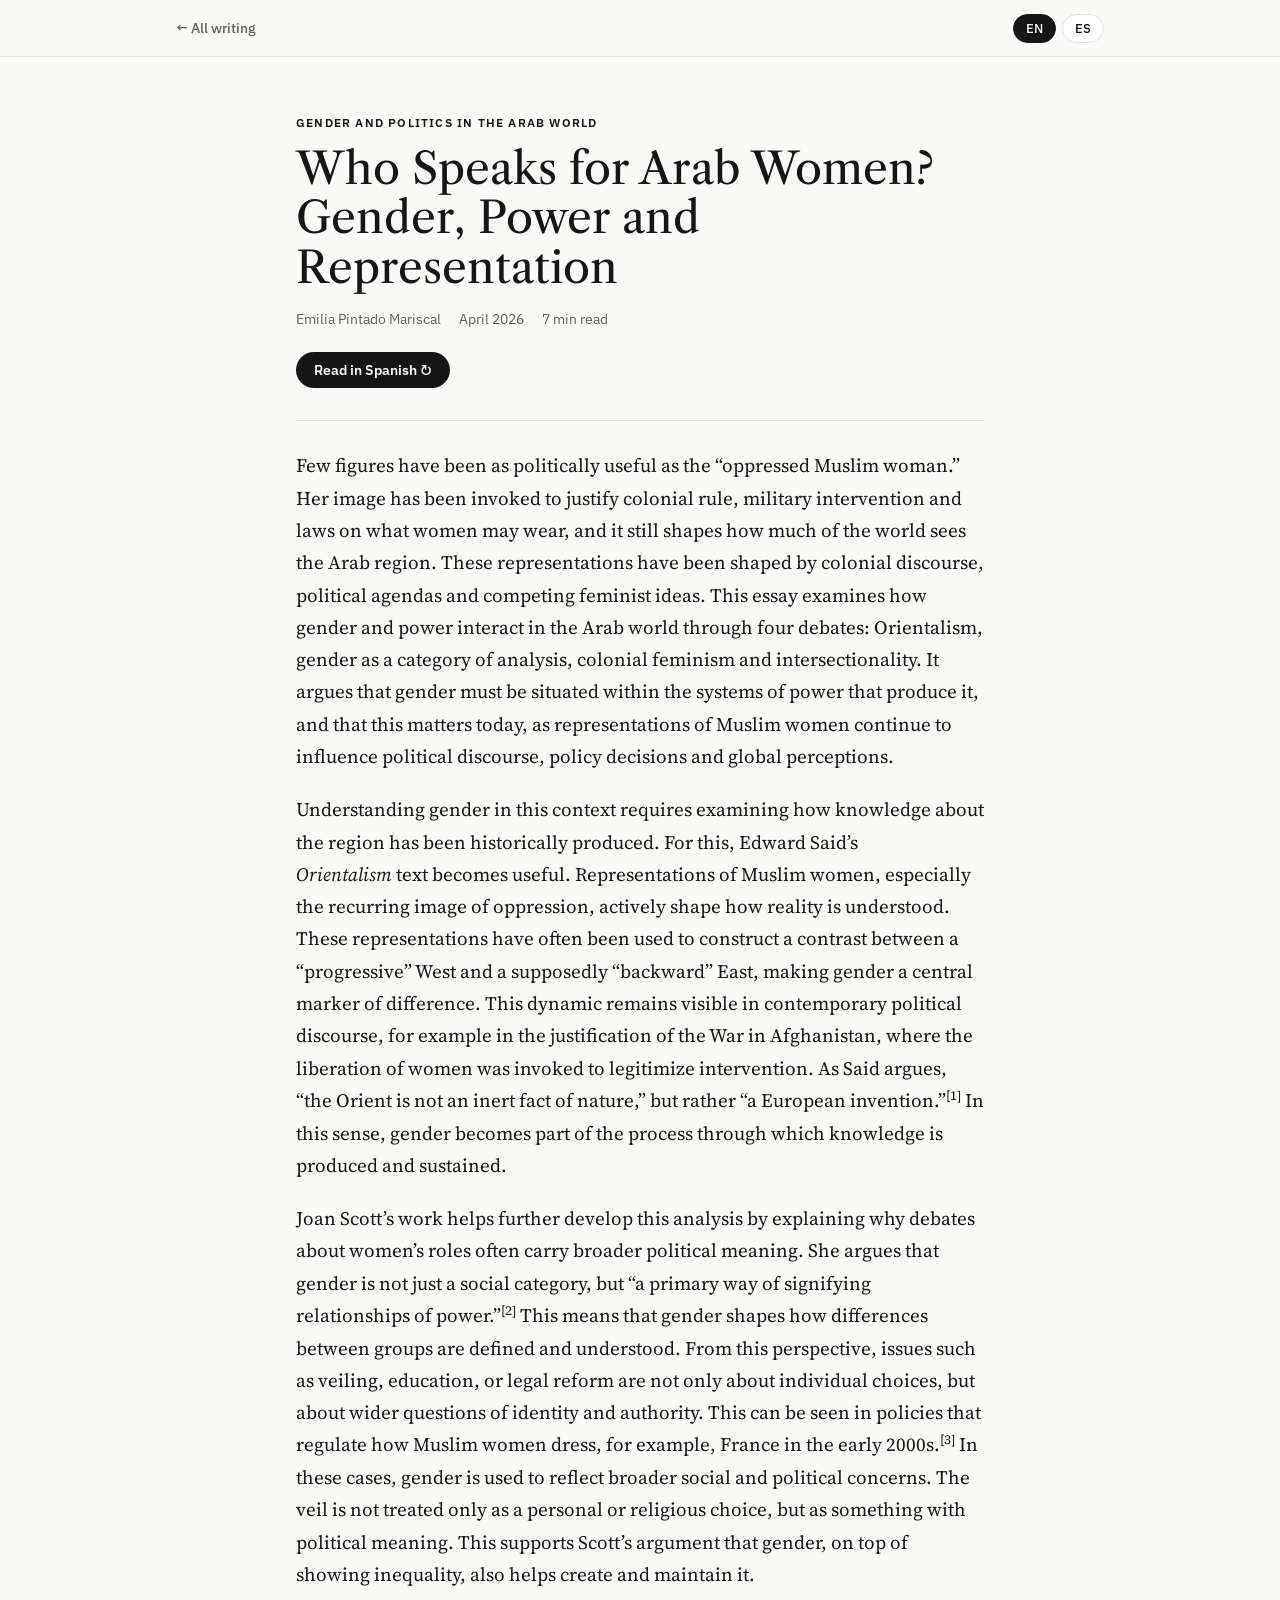
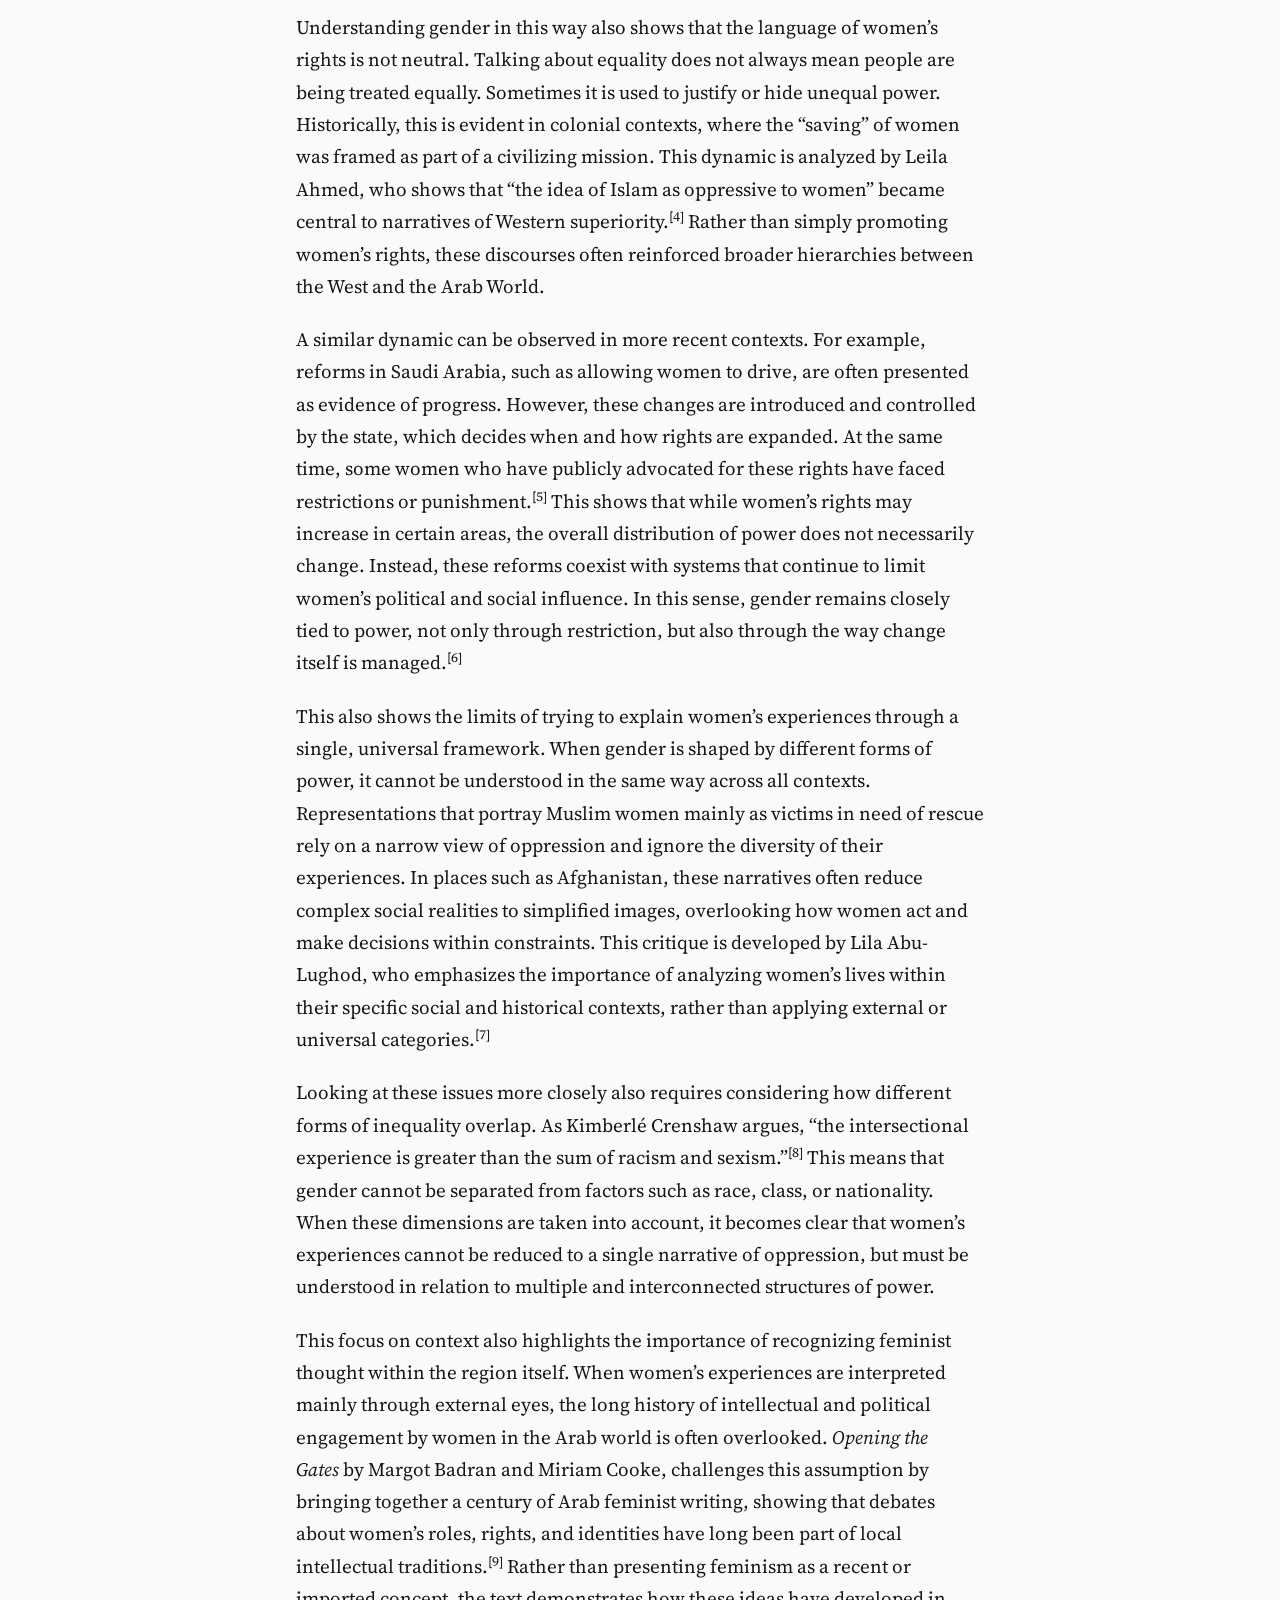
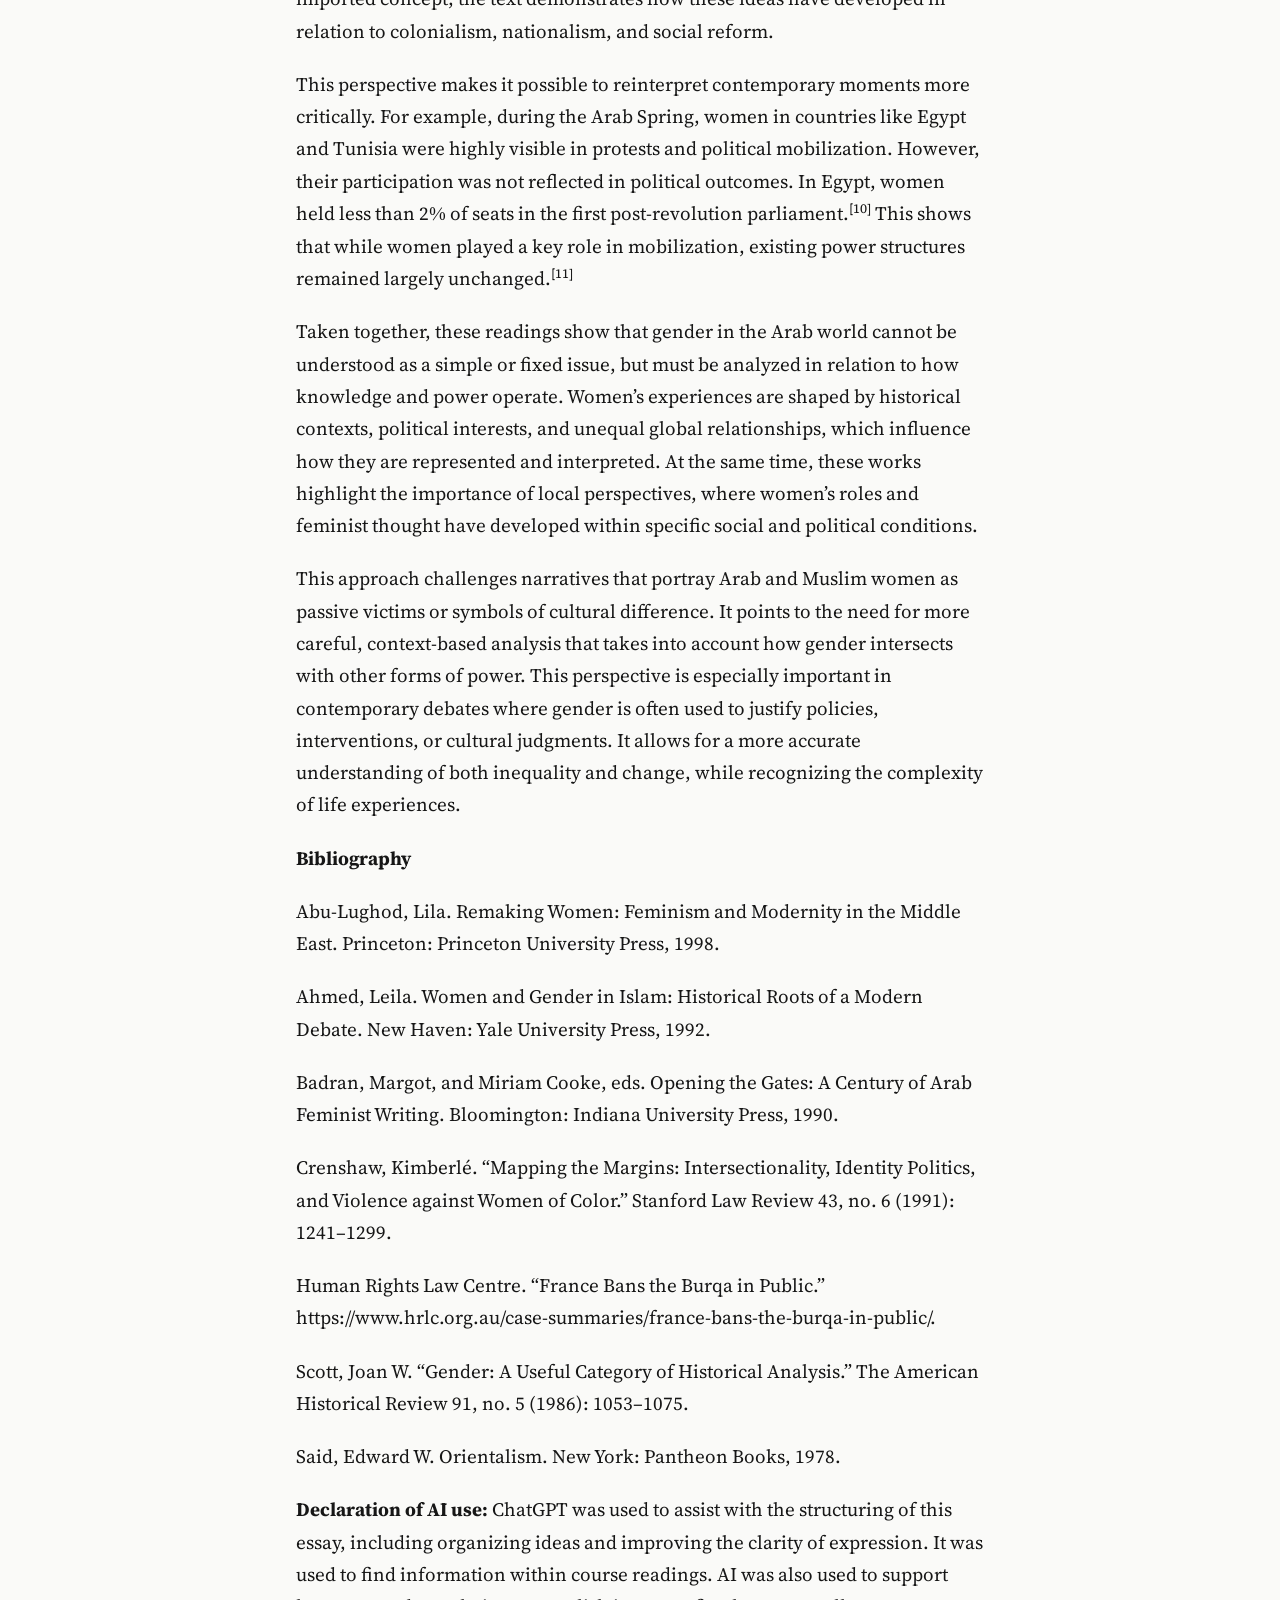
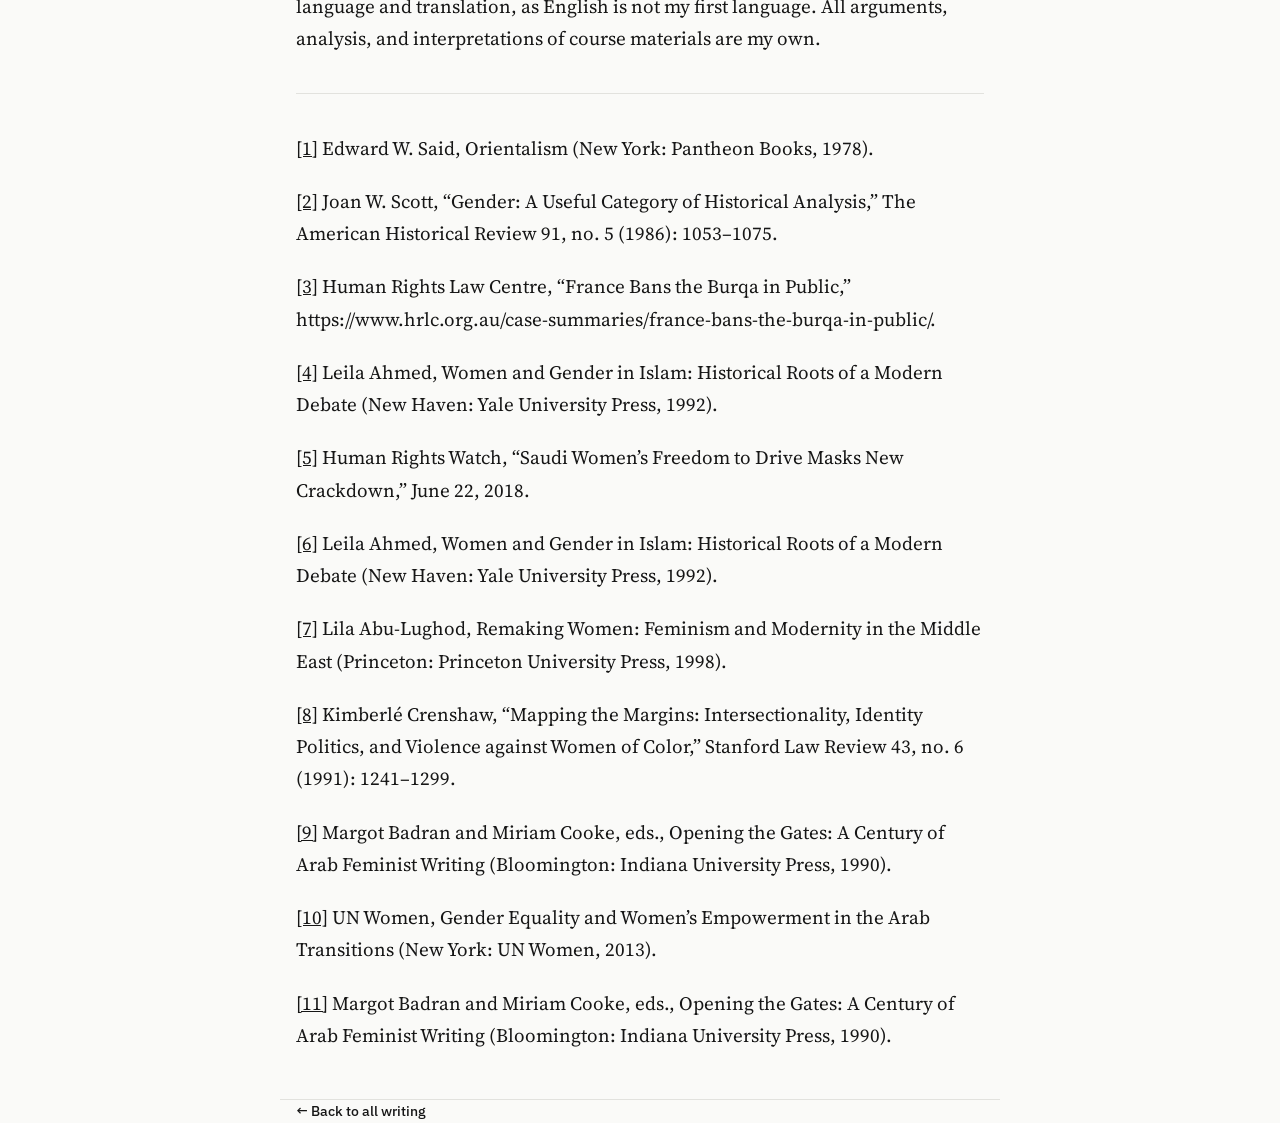
<file: writing/gender-politics-arab-world.html>
<!doctype html>
<html lang="en">
<head>
<meta charset="utf-8">
<meta name="viewport" content="width=device-width, initial-scale=1">
<title>Who Speaks for Arab Women? Gender, Power and Representation · Emilia Pintado Mariscal</title>
<link rel="preconnect" href="https://fonts.googleapis.com">
<link rel="preconnect" href="https://fonts.gstatic.com" crossorigin>
<link href="https://fonts.googleapis.com/css2?family=Libre+Caslon+Text:ital,wght@0,400;0,700;1,400&family=IBM+Plex+Sans:wght@400;500;600&family=Source+Serif+4:opsz,wght@8..60,400;8..60,600&display=swap" rel="stylesheet">
<link rel="stylesheet" href="../article.css">
</head>
<body data-orig="en">
<header class="top">
  <div class="wrap">
    <a class="back" href="../index.html" data-en="← All writing" data-es="← Todos los textos">← All writing</a>
    <div class="controls" role="group" aria-label="Language">
      <button class="btn" data-set-lang="en" aria-pressed="true">EN</button>
      <button class="btn" data-set-lang="es" aria-pressed="false">ES</button>
    </div>
  </div>
</header>

<main class="wrap article">
  <p class="eyebrow"><span data-en="Gender and Politics in the Arab World" data-es="Gender and Politics in the Arab World">Gender and Politics in the Arab World</span></p>
  <h1>Who Speaks for Arab Women? Gender, Power and Representation</h1>
  <div class="byline">
    <span>Emilia Pintado Mariscal</span>
    <span data-en="April 2026" data-es="abril 2026">April 2026</span>
    <span><span>7</span> <span data-en="min read" data-es="min de lectura">min read</span></span>
  </div>
  <div class="actions">
    <button class="translate" id="translate"></button>
    
  </div>
  <p class="note" id="note" hidden></p>
  <article class="body">
<p>Few figures have been as politically useful as the “oppressed Muslim woman.” Her image has been invoked to justify colonial rule, military intervention and laws on what women may wear, and it still shapes how much of the world sees the Arab region. These representations have been shaped by colonial discourse, political agendas and competing feminist ideas. This essay examines how gender and power interact in the Arab world through four debates: Orientalism, gender as a category of analysis, colonial feminism and intersectionality. It argues that gender must be situated within the systems of power that produce it, and that this matters today, as representations of Muslim women continue to influence political discourse, policy decisions and global perceptions.</p><p>Understanding gender in this context requires examining how knowledge about the region has been historically produced. For this, Edward Said’s <em>Orientalism</em> text becomes useful. Representations of Muslim women, especially the recurring image of oppression, actively shape how reality is understood. These representations have often been used to construct a contrast between a “progressive” West and a supposedly “backward” East, making gender a central marker of difference. This dynamic remains visible in contemporary political discourse, for example in the justification of the War in Afghanistan, where the liberation of women was invoked to legitimize intervention. As Said argues, “the Orient is not an inert fact of nature,” but rather “a European invention.”<sup><a href="#ftnt1" id="ftnt_ref1">[1]</a></sup> In this sense, gender becomes part of the process through which knowledge is produced and sustained.</p><p>Joan Scott’s work helps further develop this analysis by explaining why debates about women’s roles often carry broader political meaning. She argues that gender is not just a social category, but “a primary way of signifying relationships of power.”<sup><a href="#ftnt2" id="ftnt_ref2">[2]</a></sup> This means that gender shapes how differences between groups are defined and understood. From this perspective, issues such as veiling, education, or legal reform are not only about individual choices, but about wider questions of identity and authority. This can be seen in policies that regulate how Muslim women dress, for example, France in the early 2000s.<sup><a href="#ftnt3" id="ftnt_ref3">[3]</a></sup> In these cases, gender is used to reflect broader social and political concerns. The veil is not treated only as a personal or religious choice, but as something with political meaning. This supports Scott’s argument that gender, on top of showing inequality, also helps create and maintain it.</p><p>Understanding gender in this way also shows that the language of women’s rights is not neutral. Talking about equality does not always mean people are being treated equally. Sometimes it is used to justify or hide unequal power. Historically, this is evident in colonial contexts, where the “saving” of women was framed as part of a civilizing mission. This dynamic is analyzed by Leila Ahmed, who shows that “the idea of Islam as oppressive to women” became central to narratives of Western superiority.<sup><a href="#ftnt4" id="ftnt_ref4">[4]</a></sup> Rather than simply promoting women’s rights, these discourses often reinforced broader hierarchies between the West and the Arab World.</p><p>A similar dynamic can be observed in more recent contexts. For example, reforms in Saudi Arabia, such as allowing women to drive, are often presented as evidence of progress. However, these changes are introduced and controlled by the state, which decides when and how rights are expanded. At the same time, some women who have publicly advocated for these rights have faced restrictions or punishment.<sup><a href="#ftnt5" id="ftnt_ref5">[5]</a></sup> This shows that while women’s rights may increase in certain areas, the overall distribution of power does not necessarily change. Instead, these reforms coexist with systems that continue to limit women’s political and social influence. In this sense, gender remains closely tied to power, not only through restriction, but also through the way change itself is managed.<sup><a href="#ftnt6" id="ftnt_ref6">[6]</a></sup></p><p>This also shows the limits of trying to explain women’s experiences through a single, universal framework. When gender is shaped by different forms of power, it cannot be understood in the same way across all contexts. Representations that portray Muslim women mainly as victims in need of rescue rely on a narrow view of oppression and ignore the diversity of their experiences. In places such as Afghanistan, these narratives often reduce complex social realities to simplified images, overlooking how women act and make decisions within constraints. This critique is developed by Lila Abu-Lughod, who emphasizes the importance of analyzing women’s lives within their specific social and historical contexts, rather than applying external or universal categories.<sup><a href="#ftnt7" id="ftnt_ref7">[7]</a></sup></p><p>Looking at these issues more closely also requires considering how different forms of inequality overlap. As Kimberlé Crenshaw argues, “the intersectional experience is greater than the sum of racism and sexism.”<sup><a href="#ftnt8" id="ftnt_ref8">[8]</a></sup> This means that gender cannot be separated from factors such as race, class, or nationality. When these dimensions are taken into account, it becomes clear that women’s experiences cannot be reduced to a single narrative of oppression, but must be understood in relation to multiple and interconnected structures of power.</p><p>This focus on context also highlights the importance of recognizing feminist thought within the region itself. When women’s experiences are interpreted mainly through external eyes, the long history of intellectual and political engagement by women in the Arab world is often overlooked. <em>Opening the Gates</em> by Margot Badran and Miriam Cooke, challenges this assumption by bringing together a century of Arab feminist writing, showing that debates about women’s roles, rights, and identities have long been part of local intellectual traditions.<sup><a href="#ftnt9" id="ftnt_ref9">[9]</a></sup> Rather than presenting feminism as a recent or imported concept, the text demonstrates how these ideas have developed in relation to colonialism, nationalism, and social reform.</p><p>This perspective makes it possible to reinterpret contemporary moments more critically. For example, during the Arab Spring, women in countries like Egypt and Tunisia were highly visible in protests and political mobilization. However, their participation was not reflected in political outcomes. In Egypt, women held less than 2% of seats in the first post-revolution parliament.<sup><a href="#ftnt10" id="ftnt_ref10">[10]</a></sup> This shows that while women played a key role in mobilization, existing power structures remained largely unchanged.<sup><a href="#ftnt11" id="ftnt_ref11">[11]</a></sup></p><p>Taken together, these readings show that gender in the Arab world cannot be understood as a simple or fixed issue, but must be analyzed in relation to how knowledge and power operate. Women’s experiences are shaped by historical contexts, political interests, and unequal global relationships, which influence how they are represented and interpreted. At the same time, these works highlight the importance of local perspectives, where women’s roles and feminist thought have developed within specific social and political conditions.</p><p>This approach challenges narratives that portray Arab and Muslim women as passive victims or symbols of cultural difference. It points to the need for more careful, context-based analysis that takes into account how gender intersects with other forms of power. This perspective is especially important in contemporary debates where gender is often used to justify policies, interventions, or cultural judgments. It allows for a more accurate understanding of both inequality and change, while recognizing the complexity of life experiences.</p><p><strong>Bibliography</strong></p><p>Abu-Lughod, Lila. Remaking Women: Feminism and Modernity in the Middle East. Princeton: Princeton University Press, 1998.</p><p>Ahmed, Leila. Women and Gender in Islam: Historical Roots of a Modern Debate. New Haven: Yale University Press, 1992.</p><p>Badran, Margot, and Miriam Cooke, eds. Opening the Gates: A Century of Arab Feminist Writing. Bloomington: Indiana University Press, 1990.</p><p>Crenshaw, Kimberlé. “Mapping the Margins: Intersectionality, Identity Politics, and Violence against Women of Color.” Stanford Law Review 43, no. 6 (1991): 1241–1299.</p><p>Human Rights Law Centre. “France Bans the Burqa in Public.” https://www.hrlc.org.au/case-summaries/france-bans-the-burqa-in-public/.</p><p>Scott, Joan W. “Gender: A Useful Category of Historical Analysis.” The American Historical Review 91, no. 5 (1986): 1053–1075.</p><p>Said, Edward W. Orientalism. New York: Pantheon Books, 1978.</p><p><strong>Declaration of AI use: </strong>ChatGPT was used to assist with the structuring of this essay, including organizing ideas and improving the clarity of expression. It was used to find information within course readings. AI was also used to support language and translation, as English is not my first language. All arguments, analysis, and interpretations of course materials are my own.</p><hr><p><a href="#ftnt_ref1" id="ftnt1">[1]</a> Edward W. Said, Orientalism (New York: Pantheon Books, 1978).</p><p><a href="#ftnt_ref2" id="ftnt2">[2]</a> Joan W. Scott, “Gender: A Useful Category of Historical Analysis,” The American Historical Review 91, no. 5 (1986): 1053–1075.</p><p><a href="#ftnt_ref3" id="ftnt3">[3]</a> Human Rights Law Centre, “France Bans the Burqa in Public,” https://www.hrlc.org.au/case-summaries/france-bans-the-burqa-in-public/.</p><p><a href="#ftnt_ref4" id="ftnt4">[4]</a> Leila Ahmed, Women and Gender in Islam: Historical Roots of a Modern Debate (New Haven: Yale University Press, 1992).</p><p><a href="#ftnt_ref5" id="ftnt5">[5]</a> Human Rights Watch, “Saudi Women’s Freedom to Drive Masks New Crackdown,” June 22, 2018.</p><p><a href="#ftnt_ref6" id="ftnt6">[6]</a> Leila Ahmed, Women and Gender in Islam: Historical Roots of a Modern Debate (New Haven: Yale University Press, 1992).</p><p><a href="#ftnt_ref7" id="ftnt7">[7]</a> Lila Abu-Lughod, Remaking Women: Feminism and Modernity in the Middle East (Princeton: Princeton University Press, 1998).</p><p><a href="#ftnt_ref8" id="ftnt8">[8]</a> Kimberlé Crenshaw, “Mapping the Margins: Intersectionality, Identity Politics, and Violence against Women of Color,” Stanford Law Review 43, no. 6 (1991): 1241–1299.</p><p><a href="#ftnt_ref9" id="ftnt9">[9]</a> Margot Badran and Miriam Cooke, eds., Opening the Gates: A Century of Arab Feminist Writing (Bloomington: Indiana University Press, 1990).</p><p><a href="#ftnt_ref10" id="ftnt10">[10]</a> UN Women, Gender Equality and Women’s Empowerment in the Arab Transitions (New York: UN Women, 2013).</p><p><a href="#ftnt_ref11" id="ftnt11">[11]</a> Margot Badran and Miriam Cooke, eds., Opening the Gates: A Century of Arab Feminist Writing (Bloomington: Indiana University Press, 1990).</p>
  </article>
</main>
<footer class="wrap"><a href="../index.html" data-en="← Back to all writing" data-es="← Volver a todos los textos">← Back to all writing</a></footer>
<script src="../article.js"></script>
</body>
</html>
</file>
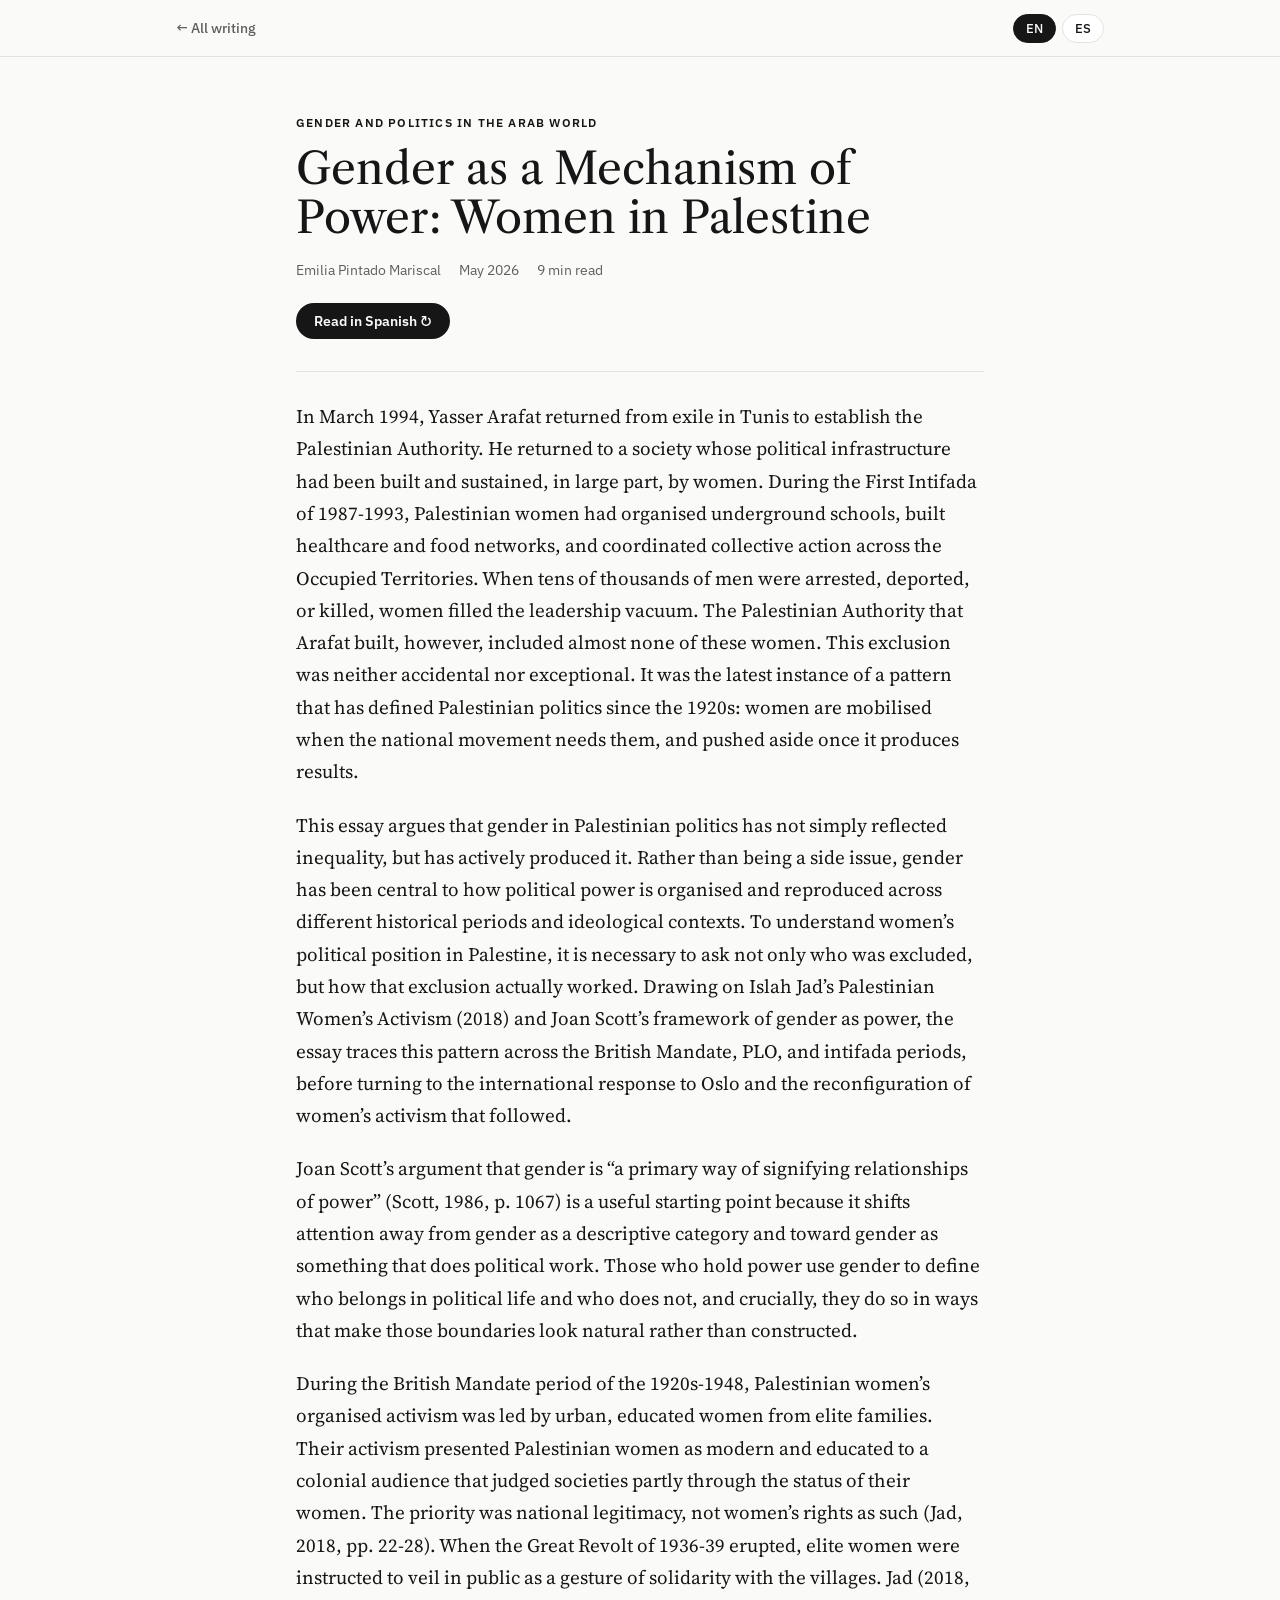
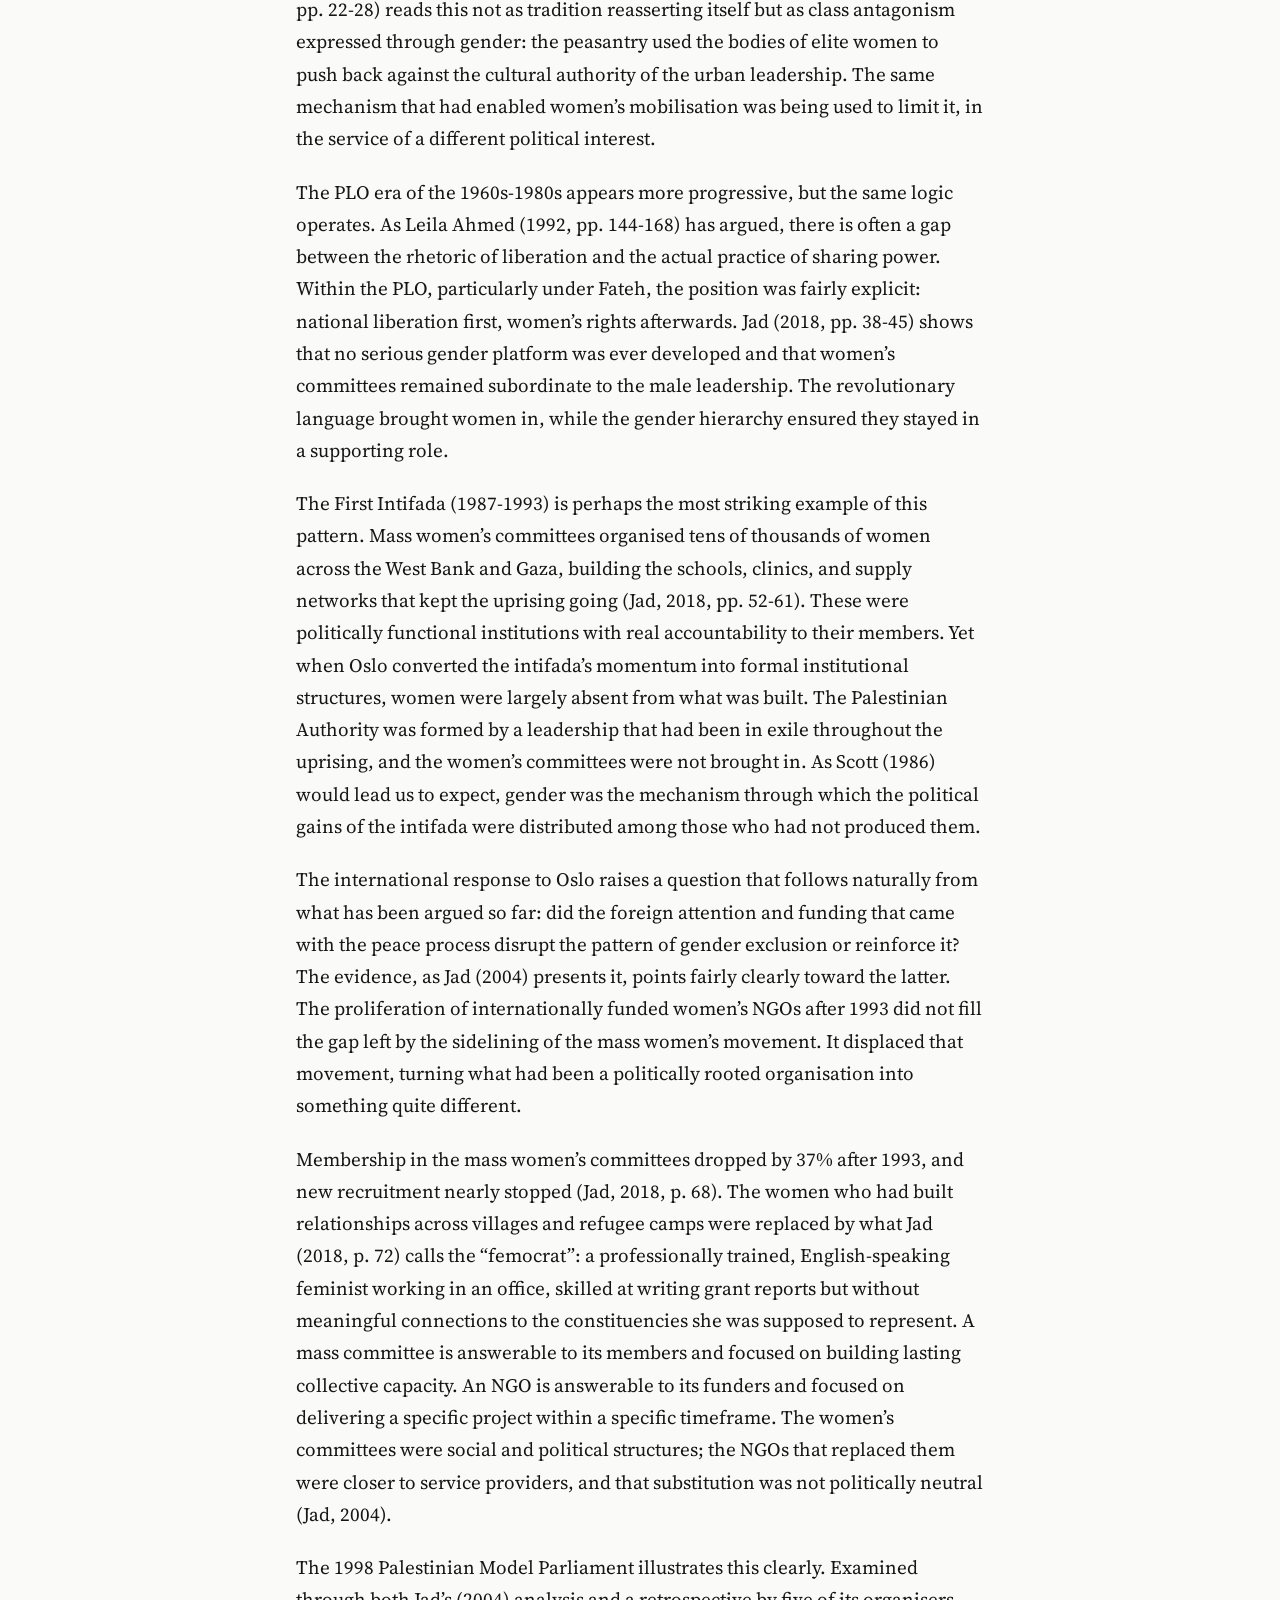
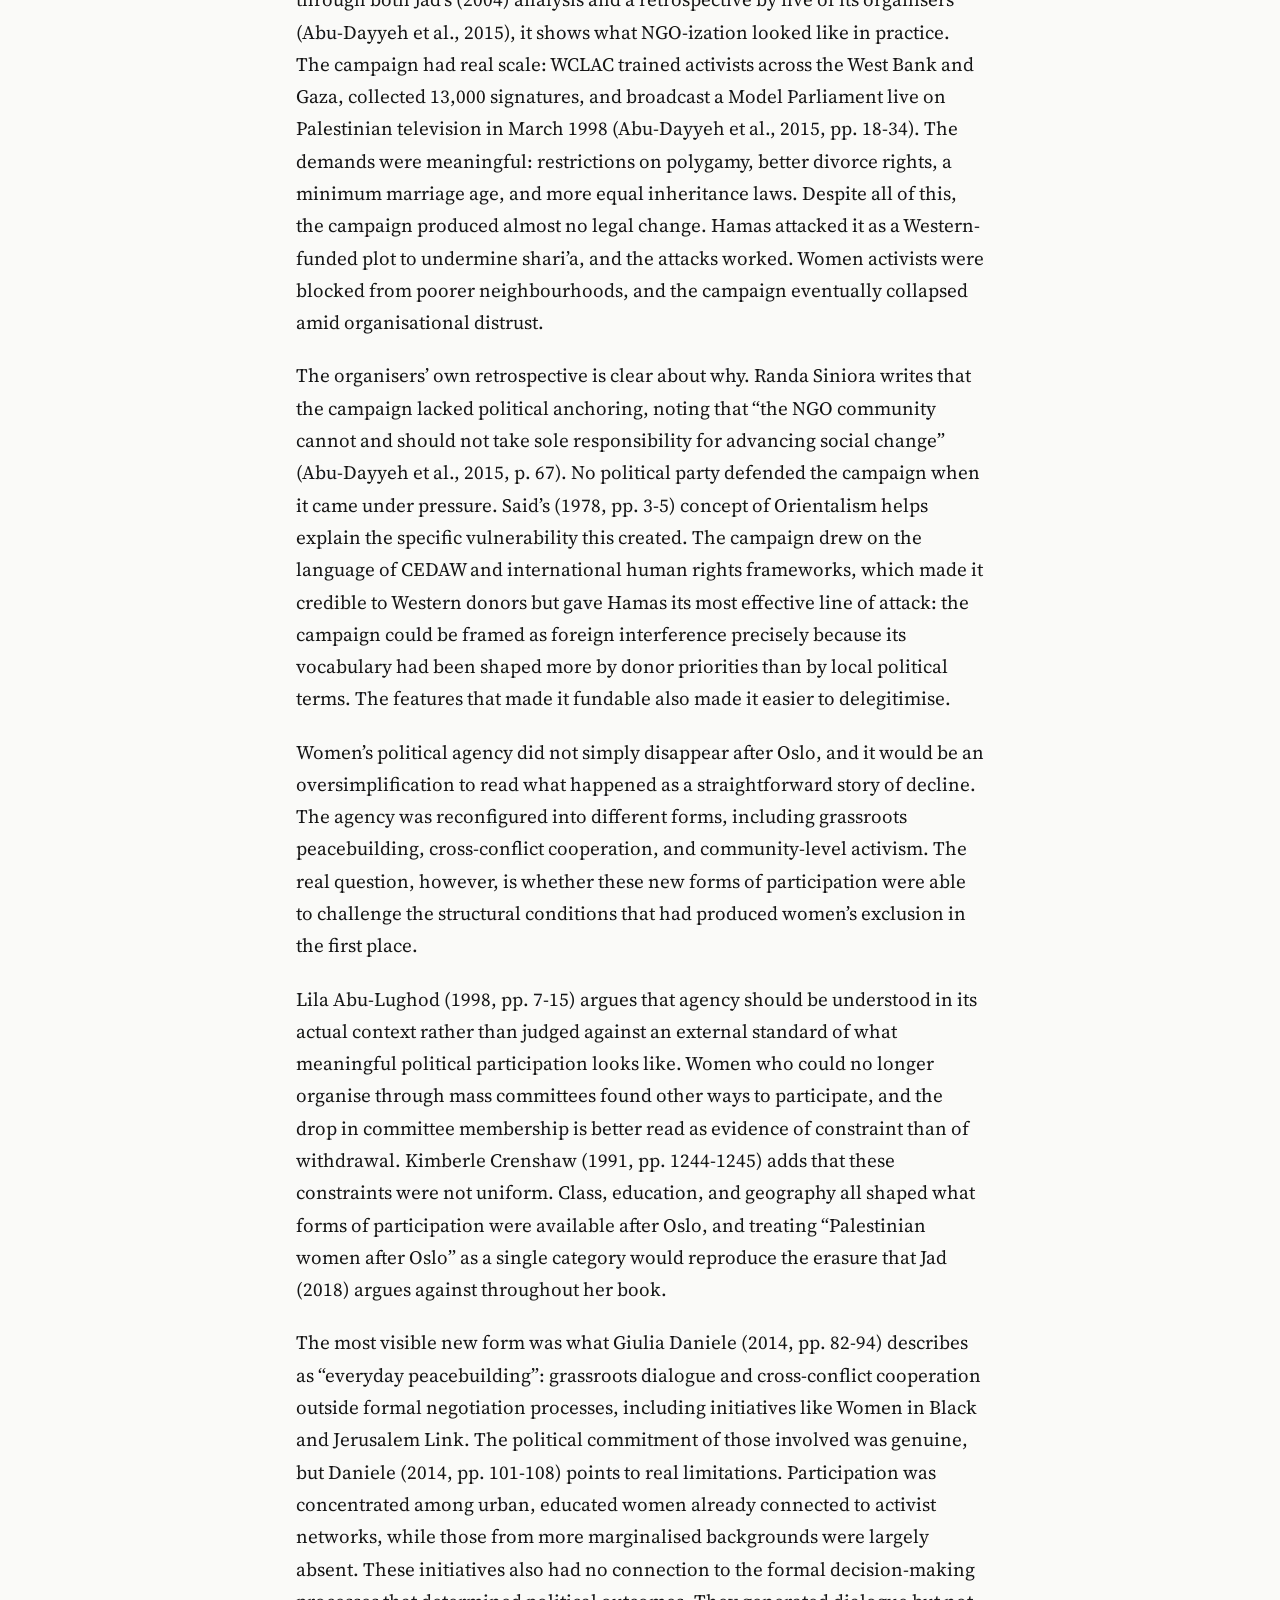
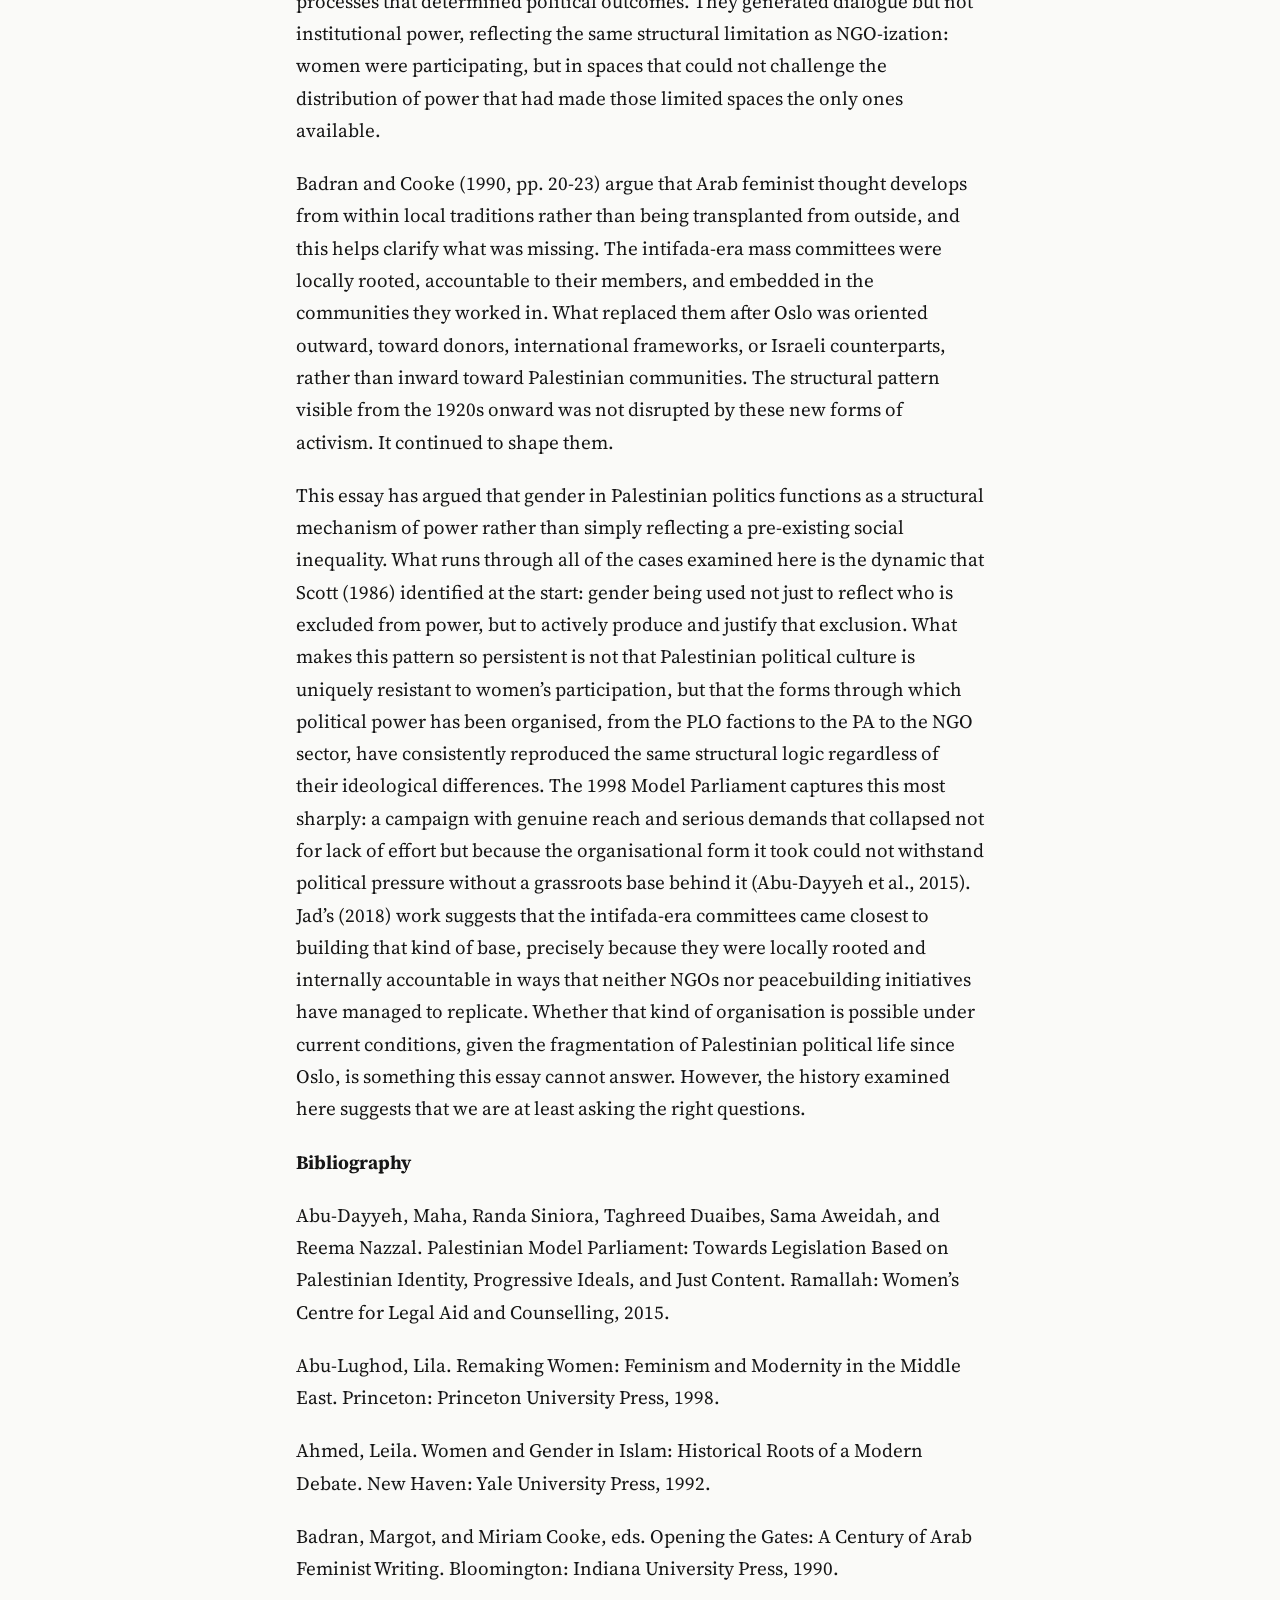
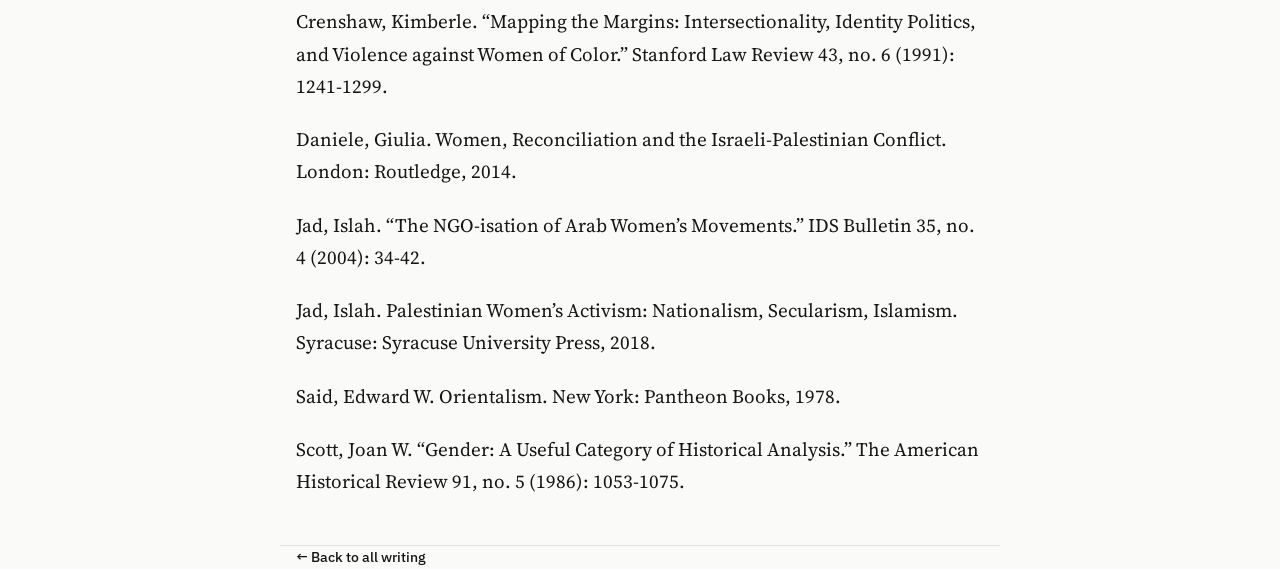
<file: writing/gender-power-women-palestine.html>
<!doctype html>
<html lang="en">
<head>
<meta charset="utf-8">
<meta name="viewport" content="width=device-width, initial-scale=1">
<title>Gender as a Mechanism of Power: Women in Palestine · Emilia Pintado Mariscal</title>
<link rel="preconnect" href="https://fonts.googleapis.com">
<link rel="preconnect" href="https://fonts.gstatic.com" crossorigin>
<link href="https://fonts.googleapis.com/css2?family=Libre+Caslon+Text:ital,wght@0,400;0,700;1,400&family=IBM+Plex+Sans:wght@400;500;600&family=Source+Serif+4:opsz,wght@8..60,400;8..60,600&display=swap" rel="stylesheet">
<link rel="stylesheet" href="../article.css">
</head>
<body data-orig="en">
<header class="top">
  <div class="wrap">
    <a class="back" href="../index.html" data-en="← All writing" data-es="← Todos los textos">← All writing</a>
    <div class="controls" role="group" aria-label="Language">
      <button class="btn" data-set-lang="en" aria-pressed="true">EN</button>
      <button class="btn" data-set-lang="es" aria-pressed="false">ES</button>
    </div>
  </div>
</header>

<main class="wrap article">
  <p class="eyebrow"><span data-en="Gender and Politics in the Arab World" data-es="Gender and Politics in the Arab World">Gender and Politics in the Arab World</span></p>
  <h1>Gender as a Mechanism of Power: Women in Palestine</h1>
  <div class="byline">
    <span>Emilia Pintado Mariscal</span>
    <span data-en="May 2026" data-es="mayo 2026">May 2026</span>
    <span><span>9</span> <span data-en="min read" data-es="min de lectura">min read</span></span>
  </div>
  <div class="actions">
    <button class="translate" id="translate"></button>
    
  </div>
  <p class="note" id="note" hidden></p>
  <article class="body">
<p>In March 1994, Yasser Arafat returned from exile in Tunis to establish the Palestinian Authority. He returned to a society whose political infrastructure had been built and sustained, in large part, by women. During the First Intifada of 1987-1993, Palestinian women had organised underground schools, built healthcare and food networks, and coordinated collective action across the Occupied Territories. When tens of thousands of men were arrested, deported, or killed, women filled the leadership vacuum. The Palestinian Authority that Arafat built, however, included almost none of these women. This exclusion was neither accidental nor exceptional. It was the latest instance of a pattern that has defined Palestinian politics since the 1920s: women are mobilised when the national movement needs them, and pushed aside once it produces results.</p><p>This essay argues that gender in Palestinian politics has not simply reflected inequality, but has actively produced it. Rather than being a side issue, gender has been central to how political power is organised and reproduced across different historical periods and ideological contexts. To understand women’s political position in Palestine, it is necessary to ask not only who was excluded, but how that exclusion actually worked. Drawing on Islah Jad’s Palestinian Women’s Activism (2018) and Joan Scott’s framework of gender as power, the essay traces this pattern across the British Mandate, PLO, and intifada periods, before turning to the international response to Oslo and the reconfiguration of women’s activism that followed.</p><p>Joan Scott’s argument that gender is “a primary way of signifying relationships of power” (Scott, 1986, p. 1067) is a useful starting point because it shifts attention away from gender as a descriptive category and toward gender as something that does political work. Those who hold power use gender to define who belongs in political life and who does not, and crucially, they do so in ways that make those boundaries look natural rather than constructed.</p><p>During the British Mandate period of the 1920s-1948, Palestinian women’s organised activism was led by urban, educated women from elite families. Their activism presented Palestinian women as modern and educated to a colonial audience that judged societies partly through the status of their women. The priority was national legitimacy, not women’s rights as such (Jad, 2018, pp. 22-28). When the Great Revolt of 1936-39 erupted, elite women were instructed to veil in public as a gesture of solidarity with the villages. Jad (2018, pp. 22-28) reads this not as tradition reasserting itself but as class antagonism expressed through gender: the peasantry used the bodies of elite women to push back against the cultural authority of the urban leadership. The same mechanism that had enabled women’s mobilisation was being used to limit it, in the service of a different political interest.</p><p>The PLO era of the 1960s-1980s appears more progressive, but the same logic operates. As Leila Ahmed (1992, pp. 144-168) has argued, there is often a gap between the rhetoric of liberation and the actual practice of sharing power. Within the PLO, particularly under Fateh, the position was fairly explicit: national liberation first, women’s rights afterwards. Jad (2018, pp. 38-45) shows that no serious gender platform was ever developed and that women’s committees remained subordinate to the male leadership. The revolutionary language brought women in, while the gender hierarchy ensured they stayed in a supporting role.</p><p>The First Intifada (1987-1993) is perhaps the most striking example of this pattern. Mass women’s committees organised tens of thousands of women across the West Bank and Gaza, building the schools, clinics, and supply networks that kept the uprising going (Jad, 2018, pp. 52-61). These were politically functional institutions with real accountability to their members. Yet when Oslo converted the intifada’s momentum into formal institutional structures, women were largely absent from what was built. The Palestinian Authority was formed by a leadership that had been in exile throughout the uprising, and the women’s committees were not brought in. As Scott (1986) would lead us to expect, gender was the mechanism through which the political gains of the intifada were distributed among those who had not produced them.</p><p>The international response to Oslo raises a question that follows naturally from what has been argued so far: did the foreign attention and funding that came with the peace process disrupt the pattern of gender exclusion or reinforce it? The evidence, as Jad (2004) presents it, points fairly clearly toward the latter. The proliferation of internationally funded women’s NGOs after 1993 did not fill the gap left by the sidelining of the mass women’s movement. It displaced that movement, turning what had been a politically rooted organisation into something quite different.</p><p>Membership in the mass women’s committees dropped by 37% after 1993, and new recruitment nearly stopped (Jad, 2018, p. 68). The women who had built relationships across villages and refugee camps were replaced by what Jad (2018, p. 72) calls the “femocrat”: a professionally trained, English-speaking feminist working in an office, skilled at writing grant reports but without meaningful connections to the constituencies she was supposed to represent. A mass committee is answerable to its members and focused on building lasting collective capacity. An NGO is answerable to its funders and focused on delivering a specific project within a specific timeframe. The women’s committees were social and political structures; the NGOs that replaced them were closer to service providers, and that substitution was not politically neutral (Jad, 2004).</p><p>The 1998 Palestinian Model Parliament illustrates this clearly. Examined through both Jad’s (2004) analysis and a retrospective by five of its organisers (Abu-Dayyeh et al., 2015), it shows what NGO-ization looked like in practice. The campaign had real scale: WCLAC trained activists across the West Bank and Gaza, collected 13,000 signatures, and broadcast a Model Parliament live on Palestinian television in March 1998 (Abu-Dayyeh et al., 2015, pp. 18-34). The demands were meaningful: restrictions on polygamy, better divorce rights, a minimum marriage age, and more equal inheritance laws. Despite all of this, the campaign produced almost no legal change. Hamas attacked it as a Western-funded plot to undermine shari’a, and the attacks worked. Women activists were blocked from poorer neighbourhoods, and the campaign eventually collapsed amid organisational distrust.</p><p>The organisers’ own retrospective is clear about why. Randa Siniora writes that the campaign lacked political anchoring, noting that “the NGO community cannot and should not take sole responsibility for advancing social change” (Abu-Dayyeh et al., 2015, p. 67). No political party defended the campaign when it came under pressure. Said’s (1978, pp. 3-5) concept of Orientalism helps explain the specific vulnerability this created. The campaign drew on the language of CEDAW and international human rights frameworks, which made it credible to Western donors but gave Hamas its most effective line of attack: the campaign could be framed as foreign interference precisely because its vocabulary had been shaped more by donor priorities than by local political terms. The features that made it fundable also made it easier to delegitimise.</p><p>Women’s political agency did not simply disappear after Oslo, and it would be an oversimplification to read what happened as a straightforward story of decline. The agency was reconfigured into different forms, including grassroots peacebuilding, cross-conflict cooperation, and community-level activism. The real question, however, is whether these new forms of participation were able to challenge the structural conditions that had produced women’s exclusion in the first place.</p><p>Lila Abu-Lughod (1998, pp. 7-15) argues that agency should be understood in its actual context rather than judged against an external standard of what meaningful political participation looks like. Women who could no longer organise through mass committees found other ways to participate, and the drop in committee membership is better read as evidence of constraint than of withdrawal. Kimberle Crenshaw (1991, pp. 1244-1245) adds that these constraints were not uniform. Class, education, and geography all shaped what forms of participation were available after Oslo, and treating “Palestinian women after Oslo” as a single category would reproduce the erasure that Jad (2018) argues against throughout her book.</p><p>The most visible new form was what Giulia Daniele (2014, pp. 82-94) describes as “everyday peacebuilding”: grassroots dialogue and cross-conflict cooperation outside formal negotiation processes, including initiatives like Women in Black and Jerusalem Link. The political commitment of those involved was genuine, but Daniele (2014, pp. 101-108) points to real limitations. Participation was concentrated among urban, educated women already connected to activist networks, while those from more marginalised backgrounds were largely absent. These initiatives also had no connection to the formal decision-making processes that determined political outcomes. They generated dialogue but not institutional power, reflecting the same structural limitation as NGO-ization: women were participating, but in spaces that could not challenge the distribution of power that had made those limited spaces the only ones available.</p><p>Badran and Cooke (1990, pp. 20-23) argue that Arab feminist thought develops from within local traditions rather than being transplanted from outside, and this helps clarify what was missing. The intifada-era mass committees were locally rooted, accountable to their members, and embedded in the communities they worked in. What replaced them after Oslo was oriented outward, toward donors, international frameworks, or Israeli counterparts, rather than inward toward Palestinian communities. The structural pattern visible from the 1920s onward was not disrupted by these new forms of activism. It continued to shape them.</p><p>This essay has argued that gender in Palestinian politics functions as a structural mechanism of power rather than simply reflecting a pre-existing social inequality. What runs through all of the cases examined here is the dynamic that Scott (1986) identified at the start: gender being used not just to reflect who is excluded from power, but to actively produce and justify that exclusion. What makes this pattern so persistent is not that Palestinian political culture is uniquely resistant to women’s participation, but that the forms through which political power has been organised, from the PLO factions to the PA to the NGO sector, have consistently reproduced the same structural logic regardless of their ideological differences. The 1998 Model Parliament captures this most sharply: a campaign with genuine reach and serious demands that collapsed not for lack of effort but because the organisational form it took could not withstand political pressure without a grassroots base behind it (Abu-Dayyeh et al., 2015). Jad’s (2018) work suggests that the intifada-era committees came closest to building that kind of base, precisely because they were locally rooted and internally accountable in ways that neither NGOs nor peacebuilding initiatives have managed to replicate. Whether that kind of organisation is possible under current conditions, given the fragmentation of Palestinian political life since Oslo, is something this essay cannot answer. However, the history examined here suggests that we are at least asking the right questions.</p><p><strong>Bibliography</strong></p><p>Abu-Dayyeh, Maha, Randa Siniora, Taghreed Duaibes, Sama Aweidah, and Reema Nazzal. Palestinian Model Parliament: Towards Legislation Based on Palestinian Identity, Progressive Ideals, and Just Content. Ramallah: Women’s Centre for Legal Aid and Counselling, 2015.</p><p>Abu-Lughod, Lila. Remaking Women: Feminism and Modernity in the Middle East. Princeton: Princeton University Press, 1998.</p><p>Ahmed, Leila. Women and Gender in Islam: Historical Roots of a Modern Debate. New Haven: Yale University Press, 1992.</p><p>Badran, Margot, and Miriam Cooke, eds. Opening the Gates: A Century of Arab Feminist Writing. Bloomington: Indiana University Press, 1990.</p><p>Crenshaw, Kimberle. “Mapping the Margins: Intersectionality, Identity Politics, and Violence against Women of Color.” Stanford Law Review 43, no. 6 (1991): 1241-1299.</p><p>Daniele, Giulia. Women, Reconciliation and the Israeli-Palestinian Conflict. London: Routledge, 2014.</p><p>Jad, Islah. “The NGO-isation of Arab Women’s Movements.” IDS Bulletin 35, no. 4 (2004): 34-42.</p><p>Jad, Islah. Palestinian Women’s Activism: Nationalism, Secularism, Islamism. Syracuse: Syracuse University Press, 2018.</p><p>Said, Edward W. Orientalism. New York: Pantheon Books, 1978.</p><p>Scott, Joan W. “Gender: A Useful Category of Historical Analysis.” The American Historical Review 91, no. 5 (1986): 1053-1075.</p>
  </article>
</main>
<footer class="wrap"><a href="../index.html" data-en="← Back to all writing" data-es="← Volver a todos los textos">← Back to all writing</a></footer>
<script src="../article.js"></script>
</body>
</html>
</file>
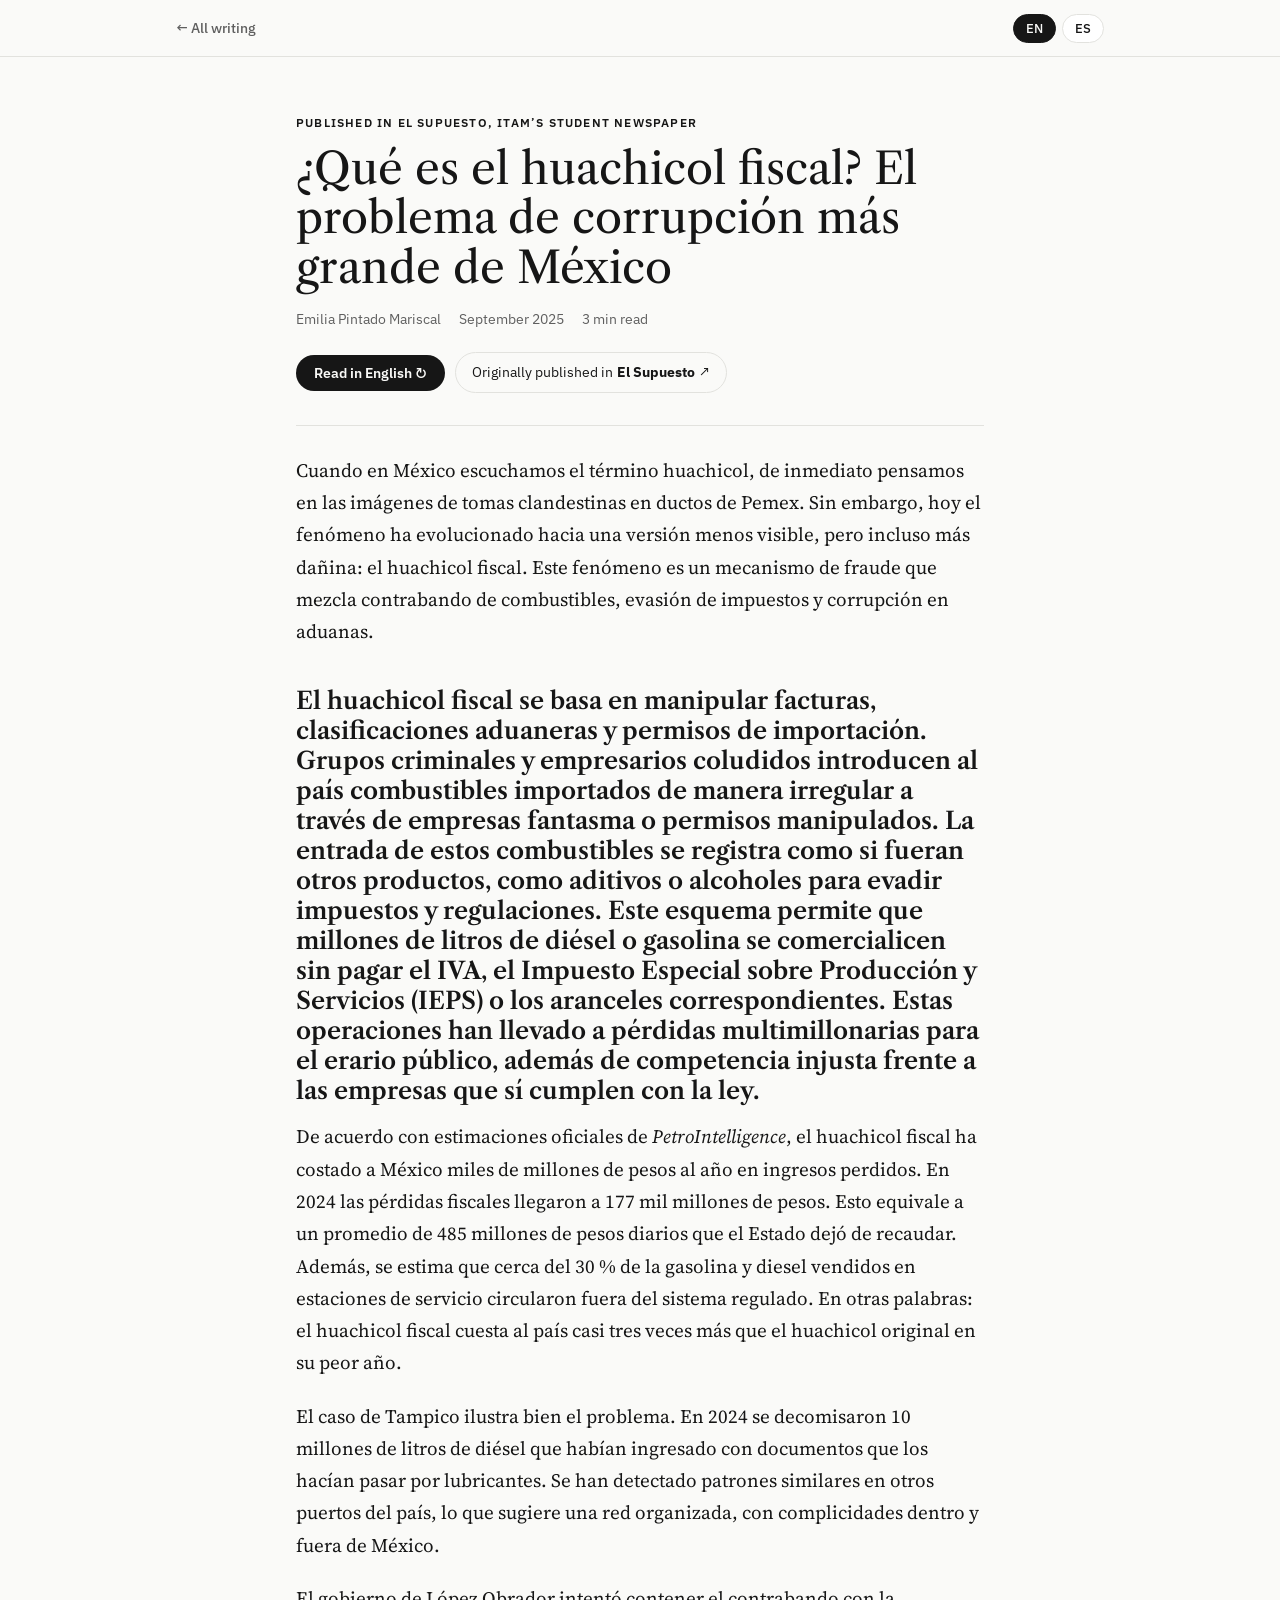
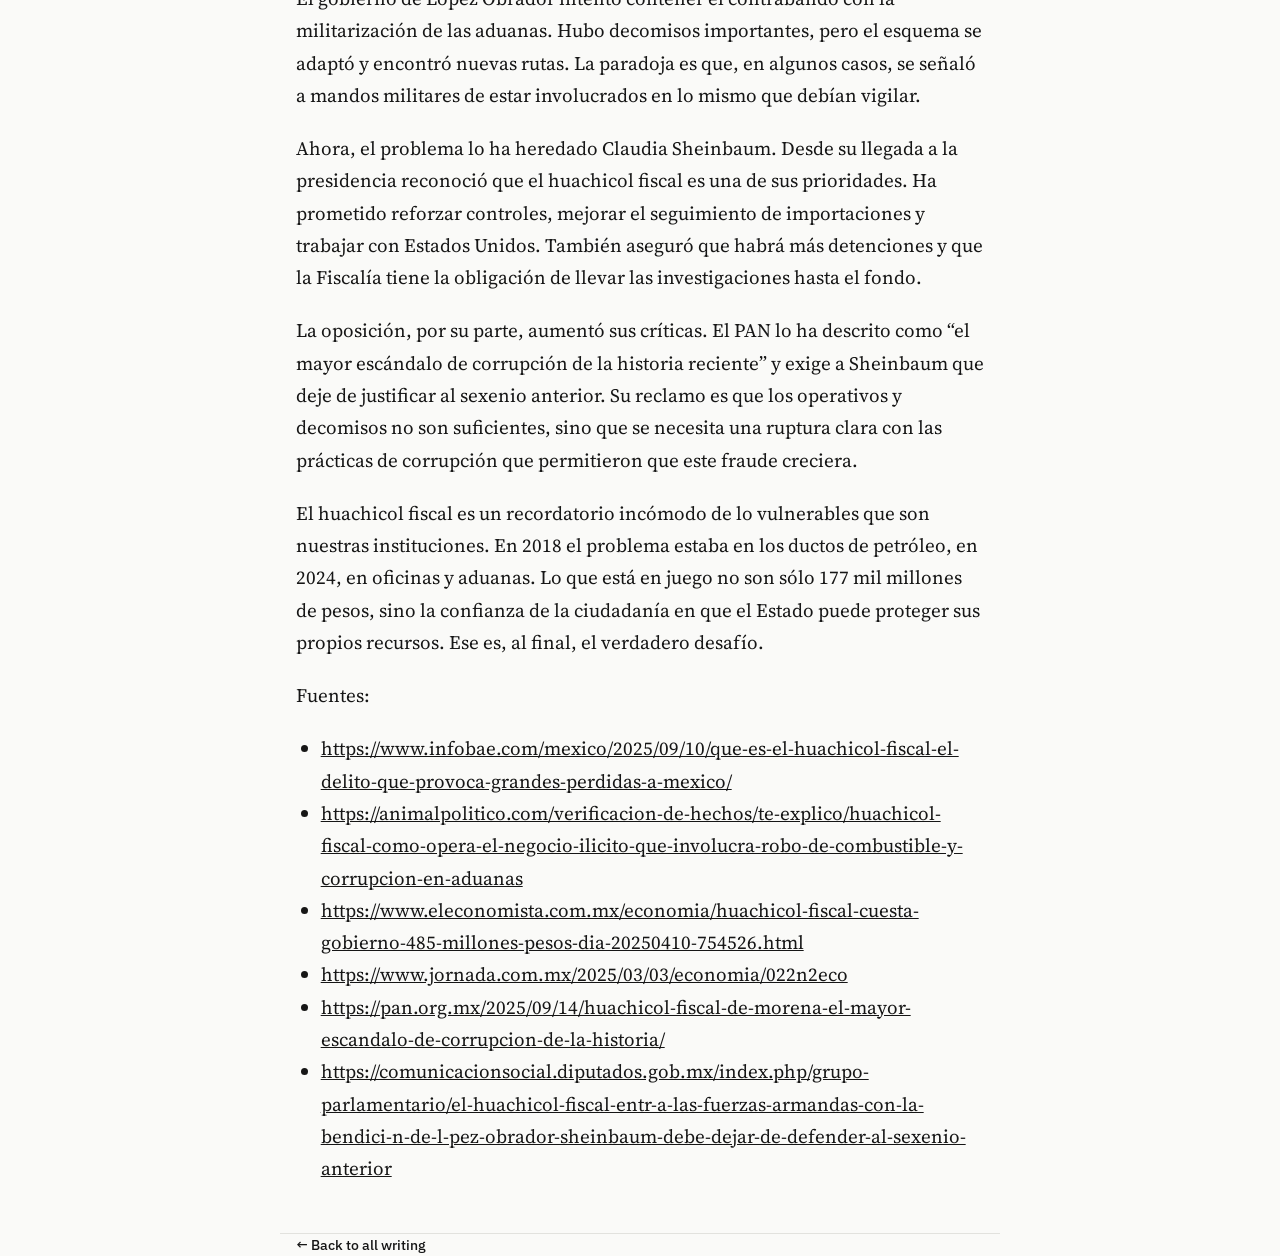
<file: writing/huachicol-fiscal.html>
<!doctype html>
<html lang="es">
<head>
<meta charset="utf-8">
<meta name="viewport" content="width=device-width, initial-scale=1">
<title>¿Qué es el huachicol fiscal? El problema de corrupción más grande de México · Emilia Pintado Mariscal</title>
<link rel="preconnect" href="https://fonts.googleapis.com">
<link rel="preconnect" href="https://fonts.gstatic.com" crossorigin>
<link href="https://fonts.googleapis.com/css2?family=Libre+Caslon+Text:ital,wght@0,400;0,700;1,400&family=IBM+Plex+Sans:wght@400;500;600&family=Source+Serif+4:opsz,wght@8..60,400;8..60,600&display=swap" rel="stylesheet">
<link rel="stylesheet" href="../article.css">
</head>
<body data-orig="es">
<header class="top">
  <div class="wrap">
    <a class="back" href="../index.html" data-en="← All writing" data-es="← Todos los textos">← All writing</a>
    <div class="controls" role="group" aria-label="Language">
      <button class="btn" data-set-lang="en" aria-pressed="true">EN</button>
      <button class="btn" data-set-lang="es" aria-pressed="false">ES</button>
    </div>
  </div>
</header>

<main class="wrap article">
  <p class="eyebrow"><span data-en="Published in El Supuesto, ITAM’s student newspaper" data-es="Publicado en El Supuesto, periódico estudiantil del ITAM">Published in El Supuesto, ITAM’s student newspaper</span></p>
  <h1>¿Qué es el huachicol fiscal? El problema de corrupción más grande de México</h1>
  <div class="byline">
    <span>Emilia Pintado Mariscal</span>
    <span data-en="September 2025" data-es="septiembre 2025">September 2025</span>
    <span><span>3</span> <span data-en="min read" data-es="min de lectura">min read</span></span>
  </div>
  <div class="actions">
    <button class="translate" id="translate"></button>
    <a class="pub" href="http://blog.elsupuesto.com/nacional/2025/09/que-es-el-huachicol-fiscal-el-problema-de-corrupcion-mas-grande-de-mexico/" target="_blank" rel="noopener"><span data-en="Originally published in" data-es="Publicado originalmente en">Originally published in</span> <strong>El Supuesto</strong> ↗</a>
  </div>
  <p class="note" id="note" hidden></p>
  <article class="body">
<p>Cuando en México escuchamos el término huachicol, de inmediato pensamos en las imágenes de tomas clandestinas en ductos de Pemex. Sin embargo, hoy el fenómeno ha evolucionado hacia una versión menos visible, pero incluso más dañina: el huachicol fiscal. Este fenómeno es un mecanismo de fraude que mezcla contrabando de combustibles, evasión de impuestos y corrupción en aduanas.</p><h3>El huachicol fiscal se basa en manipular facturas, clasificaciones aduaneras y permisos de importación. Grupos criminales y empresarios coludidos introducen al país combustibles importados de manera irregular a través de empresas fantasma o permisos manipulados. La entrada de estos combustibles se registra como si fueran otros productos, como aditivos o alcoholes para evadir impuestos y regulaciones. Este esquema permite que millones de litros de diésel o gasolina se comercialicen sin pagar el IVA, el Impuesto Especial sobre Producción y Servicios (IEPS) o los aranceles correspondientes. Estas operaciones han llevado a pérdidas multimillonarias para el erario público, además de competencia injusta frente a las empresas que sí cumplen con la ley.</h3><p>De acuerdo con estimaciones oficiales de <em>PetroIntelligence</em>, el huachicol fiscal ha costado a México miles de millones de pesos al año en ingresos perdidos. En 2024 las pérdidas fiscales llegaron a 177 mil millones de pesos. Esto equivale a un promedio de 485 millones de pesos diarios que el Estado dejó de recaudar. Además, se estima que cerca del 30 % de la gasolina y diesel vendidos en estaciones de servicio circularon fuera del sistema regulado. En otras palabras: el huachicol fiscal cuesta al país casi tres veces más que el huachicol original en su peor año.</p><p>El caso de Tampico ilustra bien el problema. En 2024 se decomisaron 10 millones de litros de diésel que habían ingresado con documentos que los hacían pasar por lubricantes. Se han detectado patrones similares en otros puertos del país, lo que sugiere una red organizada, con complicidades dentro y fuera de México.</p><p>El gobierno de López Obrador intentó contener el contrabando con la militarización de las aduanas. Hubo decomisos importantes, pero el esquema se adaptó y encontró nuevas rutas. La paradoja es que, en algunos casos, se señaló a mandos militares de estar involucrados en lo mismo que debían vigilar.</p><p>Ahora, el problema lo ha heredado Claudia Sheinbaum. Desde su llegada a la presidencia reconoció que el huachicol fiscal es una de sus prioridades. Ha prometido reforzar controles, mejorar el seguimiento de importaciones y trabajar con Estados Unidos. También aseguró que habrá más detenciones y que la Fiscalía tiene la obligación de llevar las investigaciones hasta el fondo.</p><p>La oposición, por su parte, aumentó sus críticas. El PAN lo ha descrito como “el mayor escándalo de corrupción de la historia reciente” y exige a Sheinbaum que deje de justificar al sexenio anterior. Su reclamo es que los operativos y decomisos no son suficientes, sino que se necesita una ruptura clara con las prácticas de corrupción que permitieron que este fraude creciera.</p><p>El huachicol fiscal es un recordatorio incómodo de lo vulnerables que son nuestras instituciones. En 2018 el problema estaba en los ductos de petróleo, en 2024, en oficinas y aduanas. Lo que está en juego no son sólo 177 mil millones de pesos, sino la confianza de la ciudadanía en que el Estado puede proteger sus propios recursos. Ese es, al final, el verdadero desafío.</p><p>Fuentes:</p><ul><li><a href="https://www.infobae.com/mexico/2025/09/10/que-es-el-huachicol-fiscal-el-delito-que-provoca-grandes-perdidas-a-mexico/" target="_blank" rel="noopener">https://www.infobae.com/mexico/2025/09/10/que-es-el-huachicol-fiscal-el-delito-que-provoca-grandes-perdidas-a-mexico/</a> </li><li><a href="https://animalpolitico.com/verificacion-de-hechos/te-explico/huachicol-fiscal-como-opera-el-negocio-ilicito-que-involucra-robo-de-combustible-y-corrupcion-en-aduanas" target="_blank" rel="noopener">https://animalpolitico.com/verificacion-de-hechos/te-explico/huachicol-fiscal-como-opera-el-negocio-ilicito-que-involucra-robo-de-combustible-y-corrupcion-en-aduanas</a> </li><li><a href="https://www.eleconomista.com.mx/economia/huachicol-fiscal-cuesta-gobierno-485-millones-pesos-dia-20250410-754526.html" target="_blank" rel="noopener">https://www.eleconomista.com.mx/economia/huachicol-fiscal-cuesta-gobierno-485-millones-pesos-dia-20250410-754526.html</a> </li><li><a href="https://www.jornada.com.mx/2025/03/03/economia/022n2eco" target="_blank" rel="noopener">https://www.jornada.com.mx/2025/03/03/economia/022n2eco</a> </li><li><a href="https://pan.org.mx/2025/09/14/huachicol-fiscal-de-morena-el-mayor-escandalo-de-corrupcion-de-la-historia/" target="_blank" rel="noopener">https://pan.org.mx/2025/09/14/huachicol-fiscal-de-morena-el-mayor-escandalo-de-corrupcion-de-la-historia/</a>  </li><li><a href="https://comunicacionsocial.diputados.gob.mx/index.php/grupo-parlamentario/el-huachicol-fiscal-entr-a-las-fuerzas-armandas-con-la-bendici-n-de-l-pez-obrador-sheinbaum-debe-dejar-de-defender-al-sexenio-anterior" target="_blank" rel="noopener">https://comunicacionsocial.diputados.gob.mx/index.php/grupo-parlamentario/el-huachicol-fiscal-entr-a-las-fuerzas-armandas-con-la-bendici-n-de-l-pez-obrador-sheinbaum-debe-dejar-de-defender-al-sexenio-anterior</a> </li></ul>
  </article>
</main>
<footer class="wrap"><a href="../index.html" data-en="← Back to all writing" data-es="← Volver a todos los textos">← Back to all writing</a></footer>
<script src="../article.js"></script>
</body>
</html>
</file>
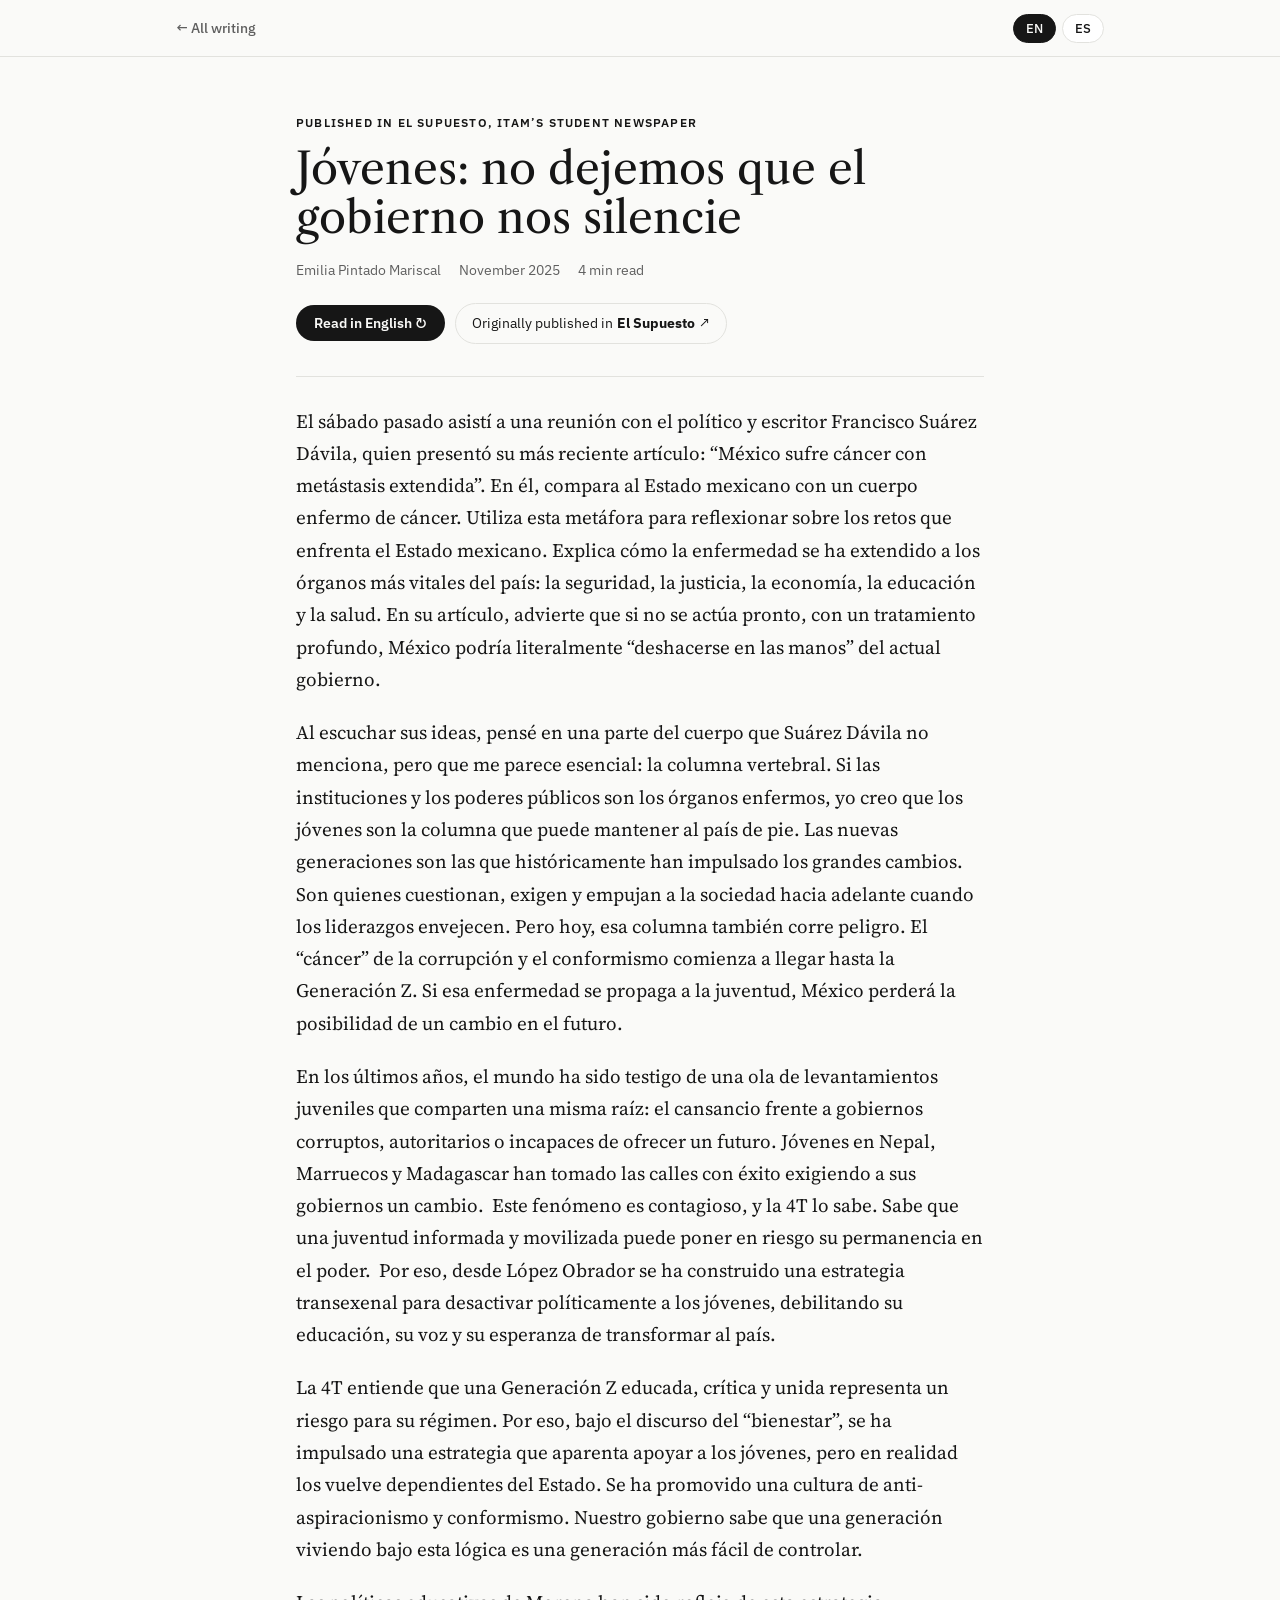
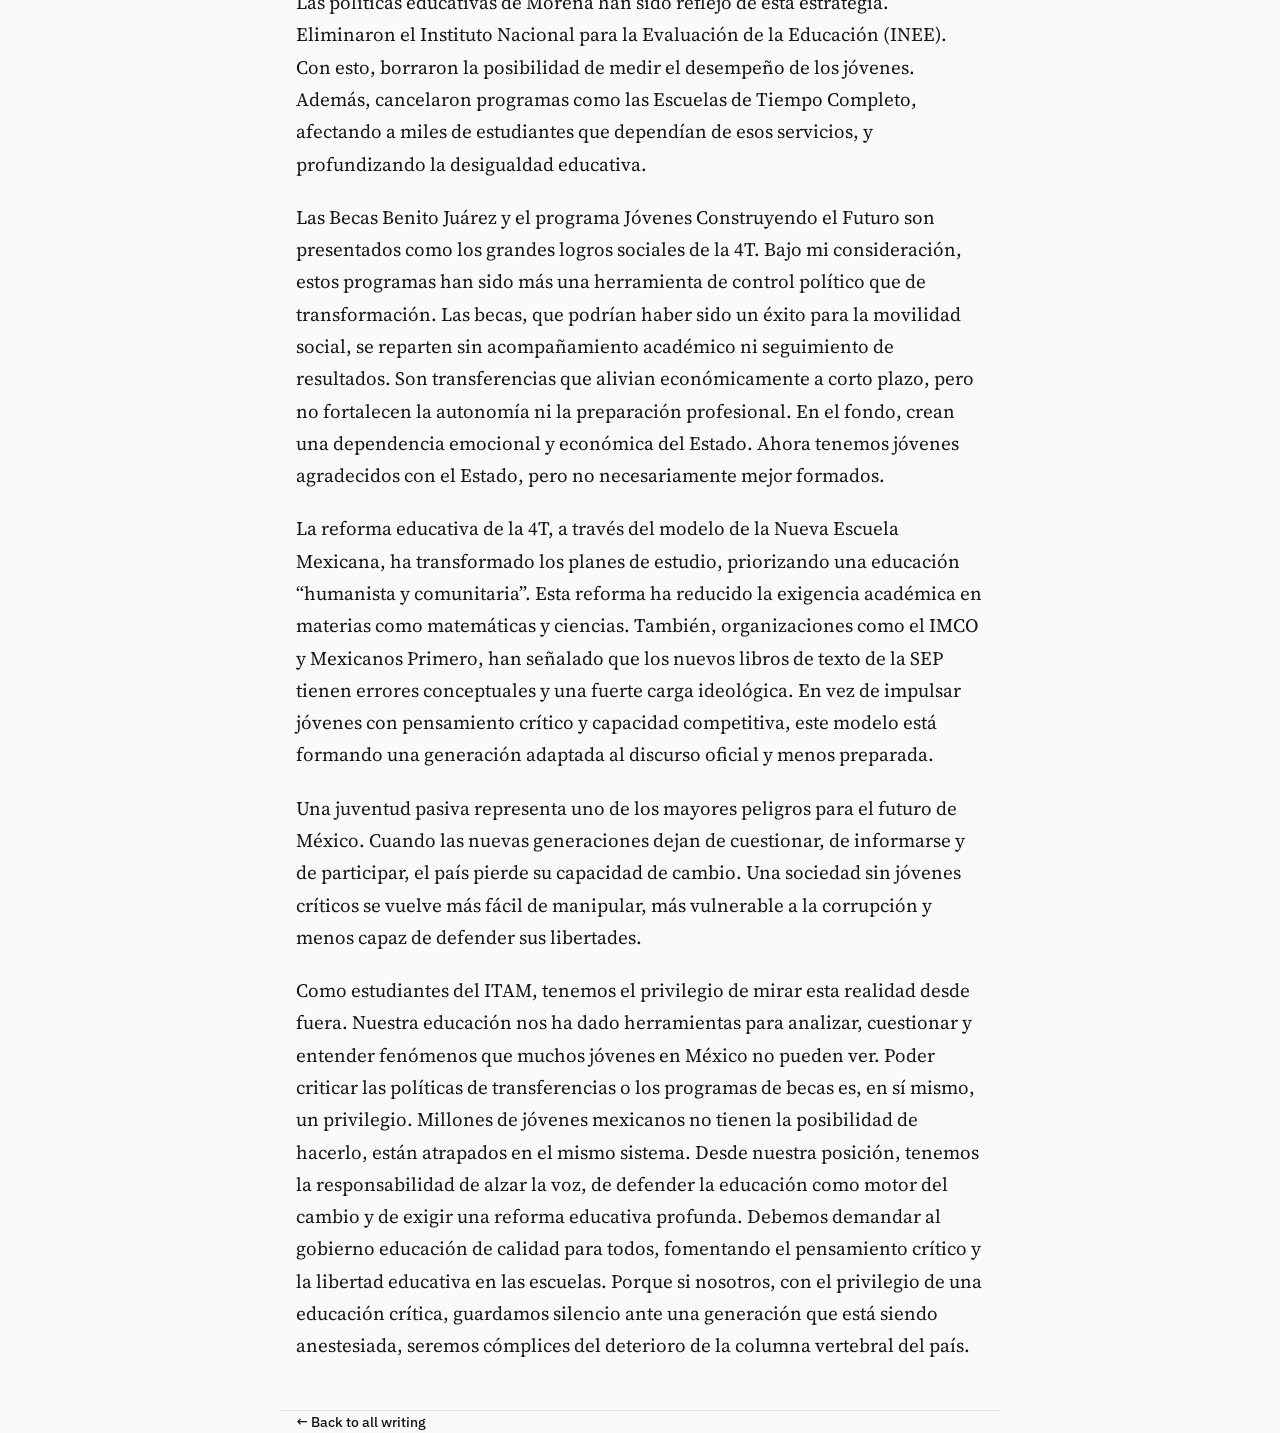
<file: writing/jovenes-no-dejemos-que-nos-silencien.html>
<!doctype html>
<html lang="es">
<head>
<meta charset="utf-8">
<meta name="viewport" content="width=device-width, initial-scale=1">
<title>Jóvenes: no dejemos que el gobierno nos silencie · Emilia Pintado Mariscal</title>
<link rel="preconnect" href="https://fonts.googleapis.com">
<link rel="preconnect" href="https://fonts.gstatic.com" crossorigin>
<link href="https://fonts.googleapis.com/css2?family=Libre+Caslon+Text:ital,wght@0,400;0,700;1,400&family=IBM+Plex+Sans:wght@400;500;600&family=Source+Serif+4:opsz,wght@8..60,400;8..60,600&display=swap" rel="stylesheet">
<link rel="stylesheet" href="../article.css">
</head>
<body data-orig="es">
<header class="top">
  <div class="wrap">
    <a class="back" href="../index.html" data-en="← All writing" data-es="← Todos los textos">← All writing</a>
    <div class="controls" role="group" aria-label="Language">
      <button class="btn" data-set-lang="en" aria-pressed="true">EN</button>
      <button class="btn" data-set-lang="es" aria-pressed="false">ES</button>
    </div>
  </div>
</header>

<main class="wrap article">
  <p class="eyebrow"><span data-en="Published in El Supuesto, ITAM’s student newspaper" data-es="Publicado en El Supuesto, periódico estudiantil del ITAM">Published in El Supuesto, ITAM’s student newspaper</span></p>
  <h1>Jóvenes: no dejemos que el gobierno nos silencie</h1>
  <div class="byline">
    <span>Emilia Pintado Mariscal</span>
    <span data-en="November 2025" data-es="noviembre 2025">November 2025</span>
    <span><span>4</span> <span data-en="min read" data-es="min de lectura">min read</span></span>
  </div>
  <div class="actions">
    <button class="translate" id="translate"></button>
    <a class="pub" href="http://blog.elsupuesto.com/primera/2025/11/jovenes-no-dejemos-que-el-gobierno-nos-silencie/" target="_blank" rel="noopener"><span data-en="Originally published in" data-es="Publicado originalmente en">Originally published in</span> <strong>El Supuesto</strong> ↗</a>
  </div>
  <p class="note" id="note" hidden></p>
  <article class="body">
<p>El sábado pasado asistí a una reunión con el político y escritor Francisco Suárez Dávila, quien presentó su más reciente artículo: “México sufre cáncer con metástasis extendida”. En él, compara al Estado mexicano con un cuerpo enfermo de cáncer. Utiliza esta metáfora para reflexionar sobre los retos que enfrenta el Estado mexicano. Explica cómo la enfermedad se ha extendido a los órganos más vitales del país: la seguridad, la justicia, la economía, la educación y la salud. En su artículo, advierte que si no se actúa pronto, con un tratamiento profundo, México podría literalmente “deshacerse en las manos” del actual gobierno.</p><p>Al escuchar sus ideas, pensé en una parte del cuerpo que Suárez Dávila no menciona, pero que me parece esencial: la columna vertebral. Si las instituciones y los poderes públicos son los órganos enfermos, yo creo que los jóvenes son la columna que puede mantener al país de pie. Las nuevas generaciones son las que históricamente han impulsado los grandes cambios. Son quienes cuestionan, exigen y empujan a la sociedad hacia adelante cuando los liderazgos envejecen. Pero hoy, esa columna también corre peligro. El “cáncer” de la corrupción y el conformismo comienza a llegar hasta la Generación Z. Si esa enfermedad se propaga a la juventud, México perderá la posibilidad de un cambio en el futuro.</p><p>En los últimos años, el mundo ha sido testigo de una ola de levantamientos juveniles que comparten una misma raíz: el cansancio frente a gobiernos corruptos, autoritarios o incapaces de ofrecer un futuro. Jóvenes en Nepal, Marruecos y Madagascar han tomado las calles con éxito exigiendo a sus gobiernos un cambio.  Este fenómeno es contagioso, y la 4T lo sabe. Sabe que una juventud informada y movilizada puede poner en riesgo su permanencia en el poder.  Por eso, desde López Obrador se ha construido una estrategia transexenal para desactivar políticamente a los jóvenes, debilitando su educación, su voz y su esperanza de transformar al país. </p><p>La 4T entiende que una Generación Z educada, crítica y unida representa un riesgo para su régimen. Por eso, bajo el discurso del “bienestar”, se ha impulsado una estrategia que aparenta apoyar a los jóvenes, pero en realidad los vuelve dependientes del Estado. Se ha promovido una cultura de anti-aspiracionismo y conformismo. Nuestro gobierno sabe que una generación viviendo bajo esta lógica es una generación más fácil de controlar.</p><p>Las políticas educativas de Morena han sido reflejo de esta estrategia. Eliminaron el Instituto Nacional para la Evaluación de la Educación (INEE). Con esto, borraron la posibilidad de medir el desempeño de los jóvenes. Además, cancelaron programas como las Escuelas de Tiempo Completo, afectando a miles de estudiantes que dependían de esos servicios, y profundizando la desigualdad educativa. </p><p>Las Becas Benito Juárez y el programa Jóvenes Construyendo el Futuro son presentados como los grandes logros sociales de la 4T. Bajo mi consideración, estos programas han sido más una herramienta de control político que de transformación. Las becas, que podrían haber sido un éxito para la movilidad social, se reparten sin acompañamiento académico ni seguimiento de resultados. Son transferencias que alivian económicamente a corto plazo, pero no fortalecen la autonomía ni la preparación profesional. En el fondo, crean una dependencia emocional y económica del Estado. Ahora tenemos jóvenes agradecidos con el Estado, pero no necesariamente mejor formados.</p><p>La reforma educativa de la 4T, a través del modelo de la Nueva Escuela Mexicana, ha transformado los planes de estudio, priorizando una educación “humanista y comunitaria”. Esta reforma ha reducido la exigencia académica en materias como matemáticas y ciencias. También, organizaciones como el IMCO y Mexicanos Primero, han señalado que los nuevos libros de texto de la SEP tienen errores conceptuales y una fuerte carga ideológica. En vez de impulsar jóvenes con pensamiento crítico y capacidad competitiva, este modelo está formando una generación adaptada al discurso oficial y menos preparada.</p><p>Una juventud pasiva representa uno de los mayores peligros para el futuro de México. Cuando las nuevas generaciones dejan de cuestionar, de informarse y de participar, el país pierde su capacidad de cambio. Una sociedad sin jóvenes críticos se vuelve más fácil de manipular, más vulnerable a la corrupción y menos capaz de defender sus libertades. </p><p>Como estudiantes del ITAM, tenemos el privilegio de mirar esta realidad desde fuera. Nuestra educación nos ha dado herramientas para analizar, cuestionar y entender fenómenos que muchos jóvenes en México no pueden ver. Poder criticar las políticas de transferencias o los programas de becas es, en sí mismo, un privilegio. Millones de jóvenes mexicanos no tienen la posibilidad de hacerlo, están atrapados en el mismo sistema. Desde nuestra posición, tenemos la responsabilidad de alzar la voz, de defender la educación como motor del cambio y de exigir una reforma educativa profunda. Debemos demandar al gobierno educación de calidad para todos, fomentando el pensamiento crítico y la libertad educativa en las escuelas. Porque si nosotros, con el privilegio de una educación crítica, guardamos silencio ante una generación que está siendo anestesiada, seremos cómplices del deterioro de la columna vertebral del país.</p>
  </article>
</main>
<footer class="wrap"><a href="../index.html" data-en="← Back to all writing" data-es="← Volver a todos los textos">← Back to all writing</a></footer>
<script src="../article.js"></script>
</body>
</html>
</file>
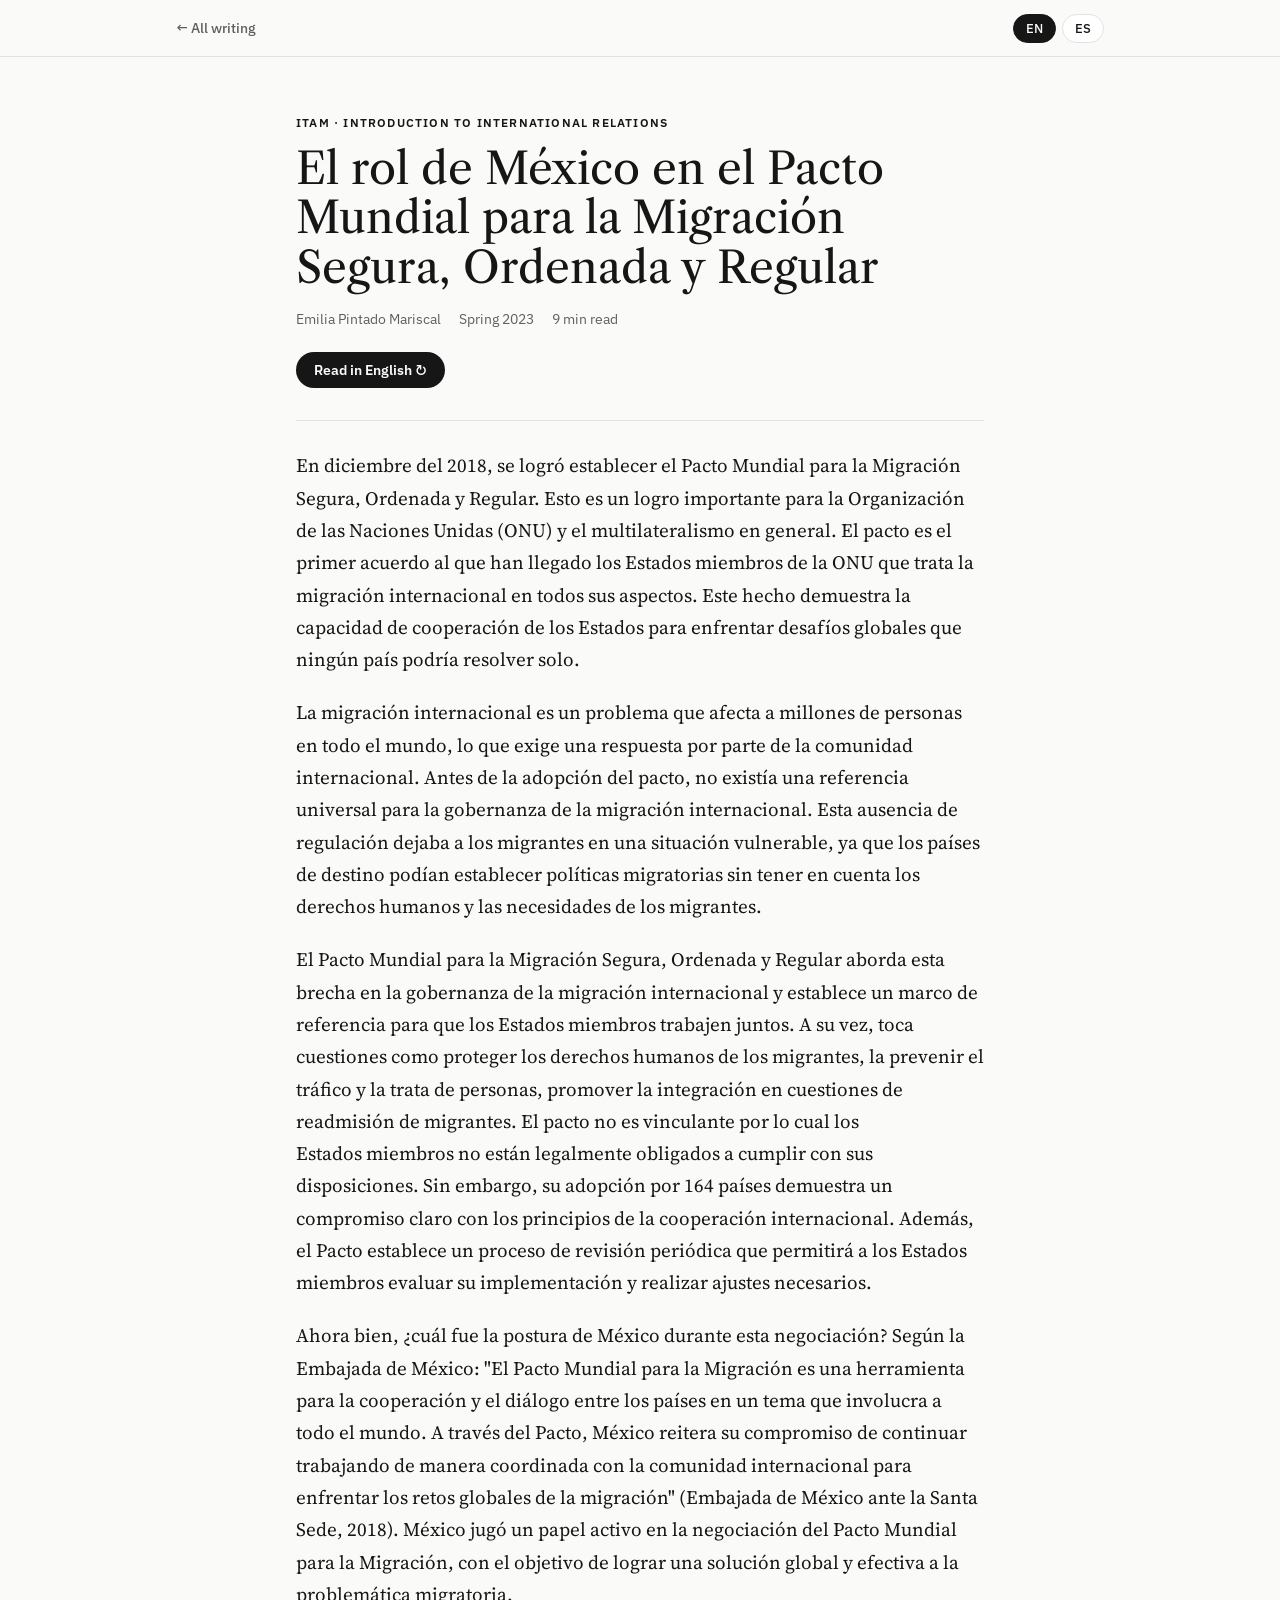
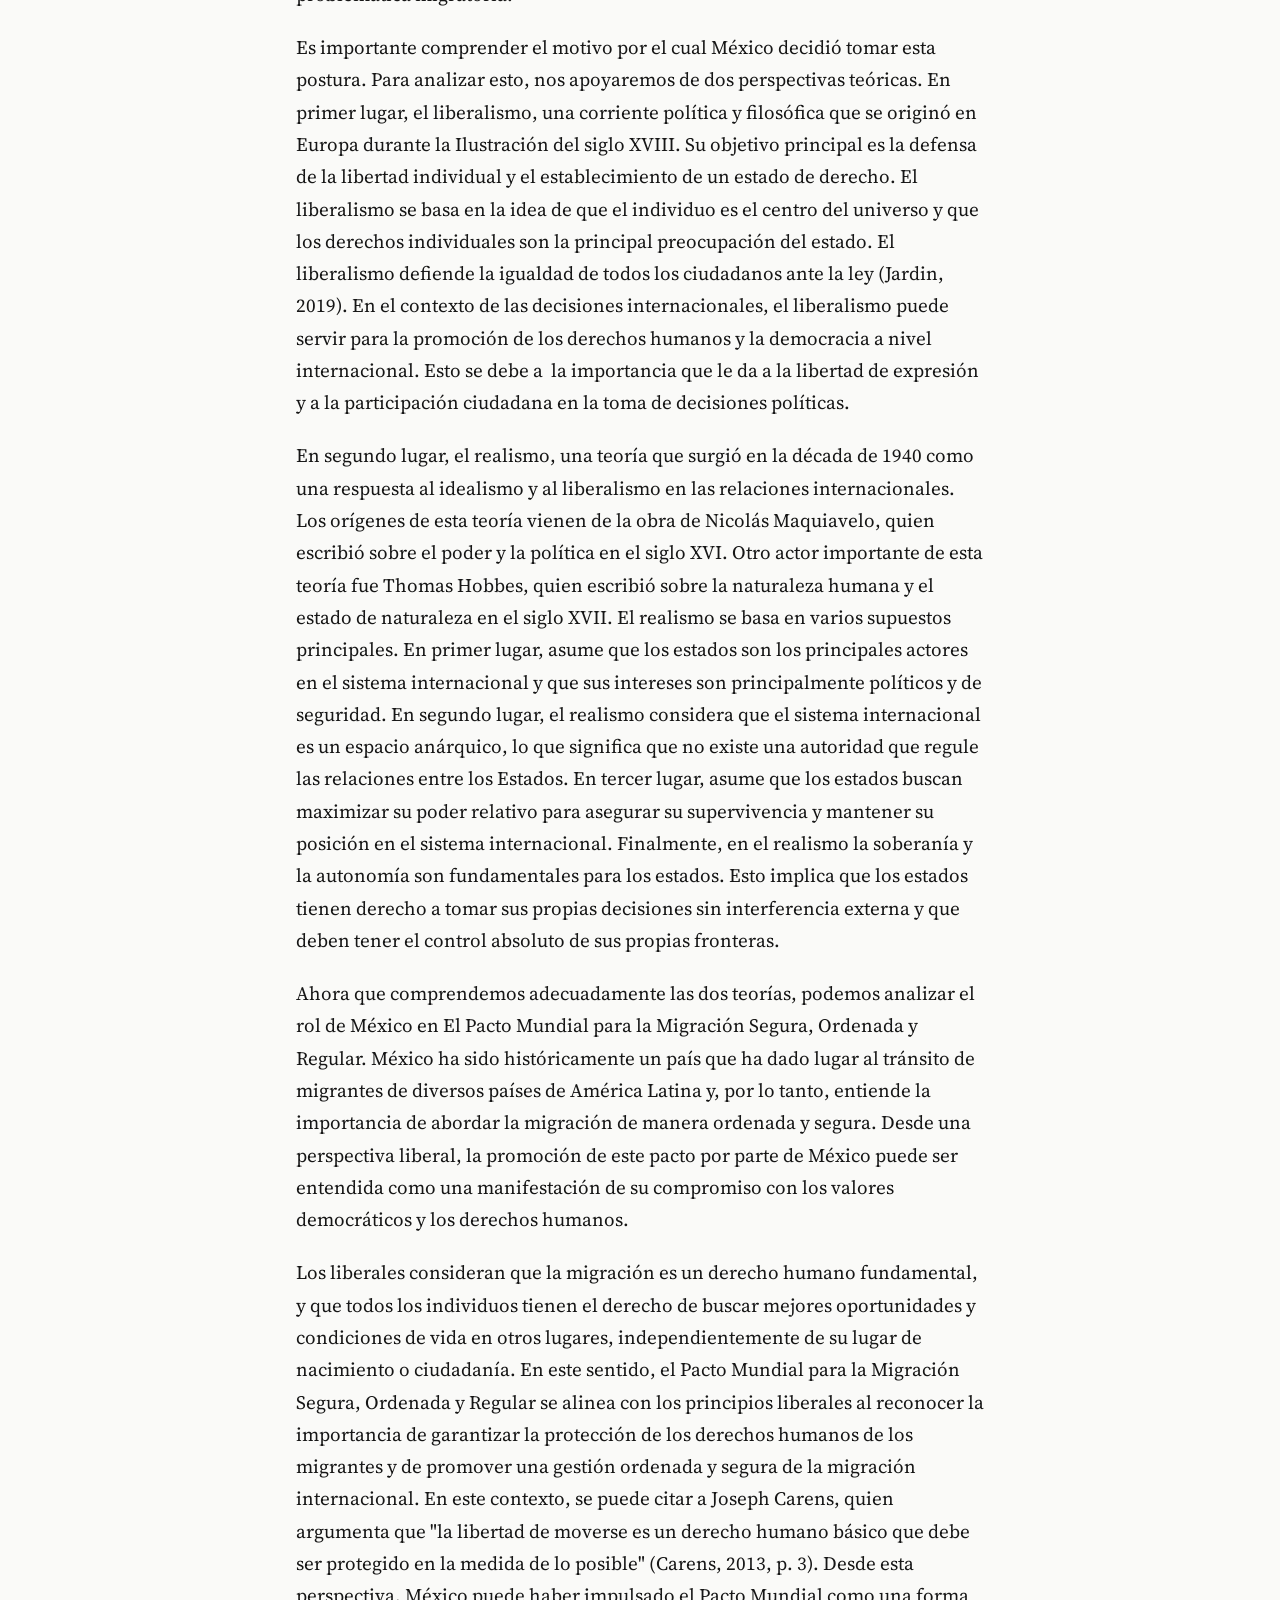
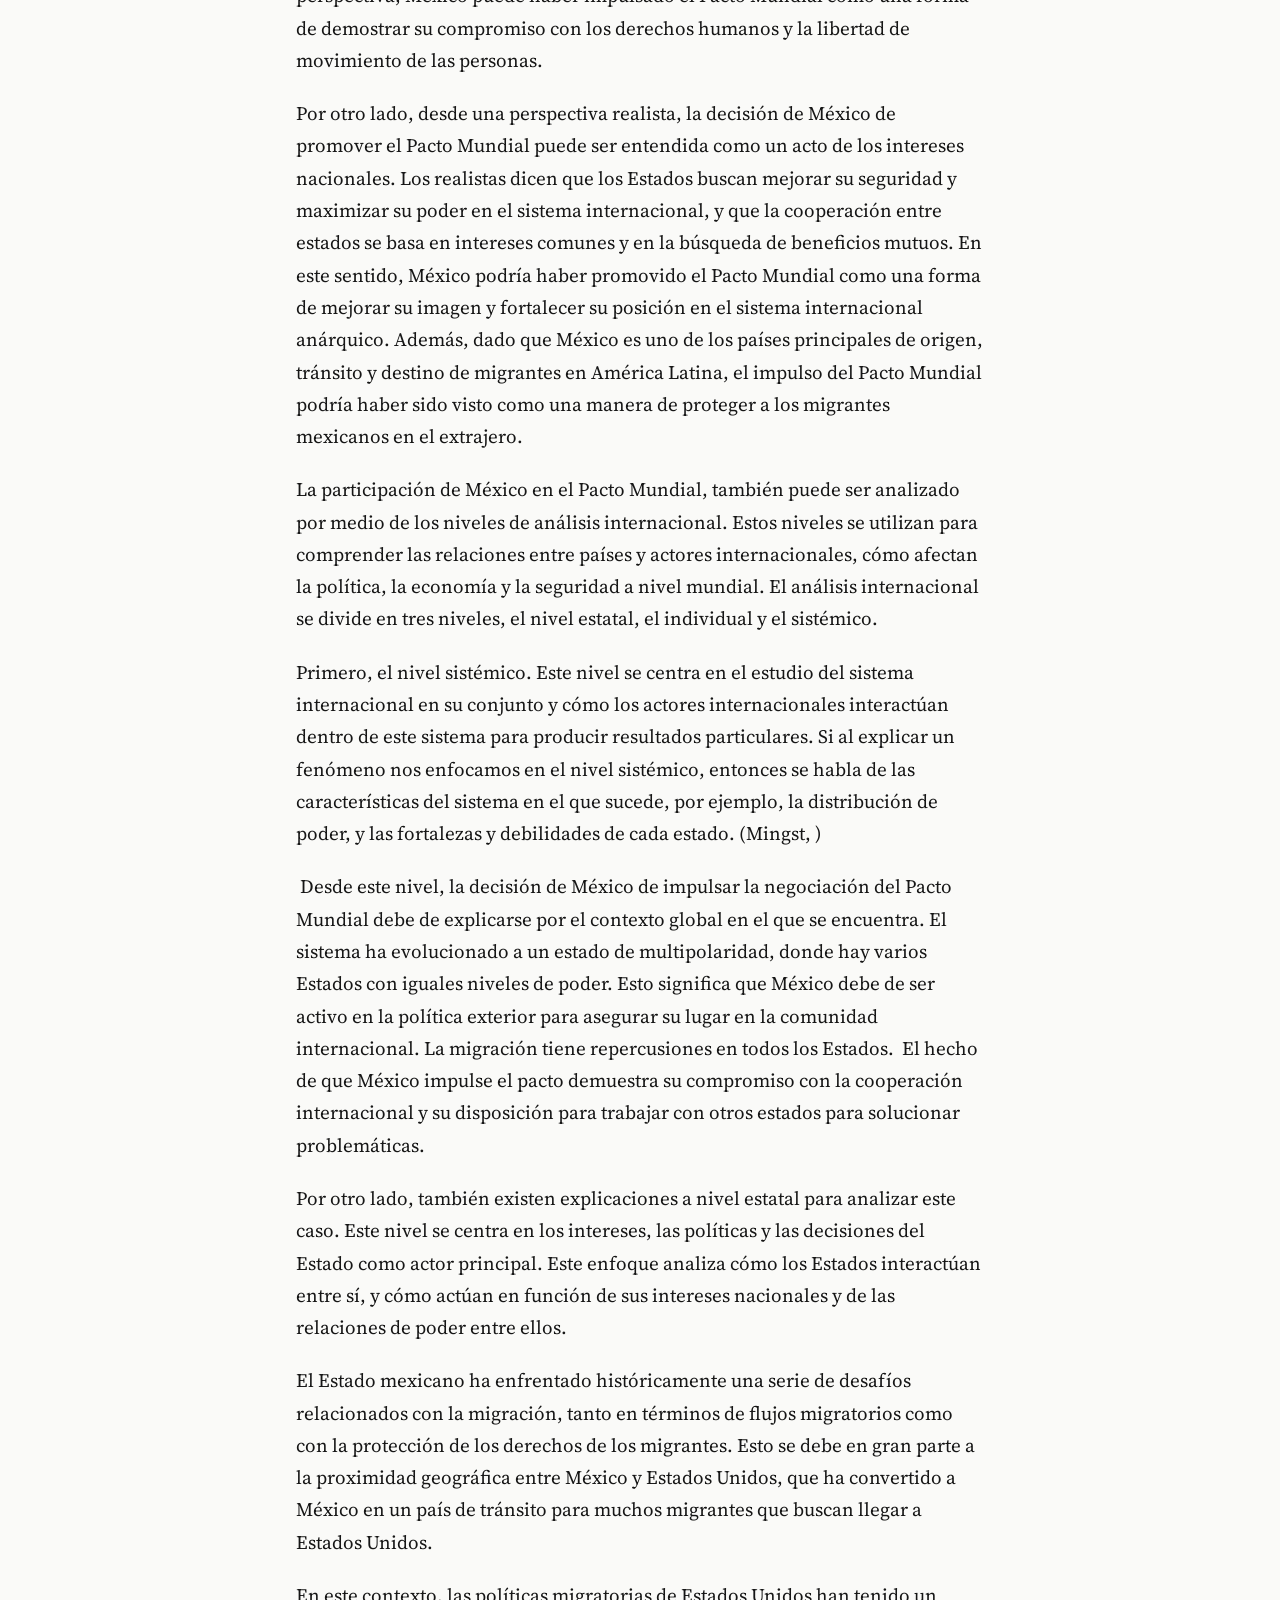
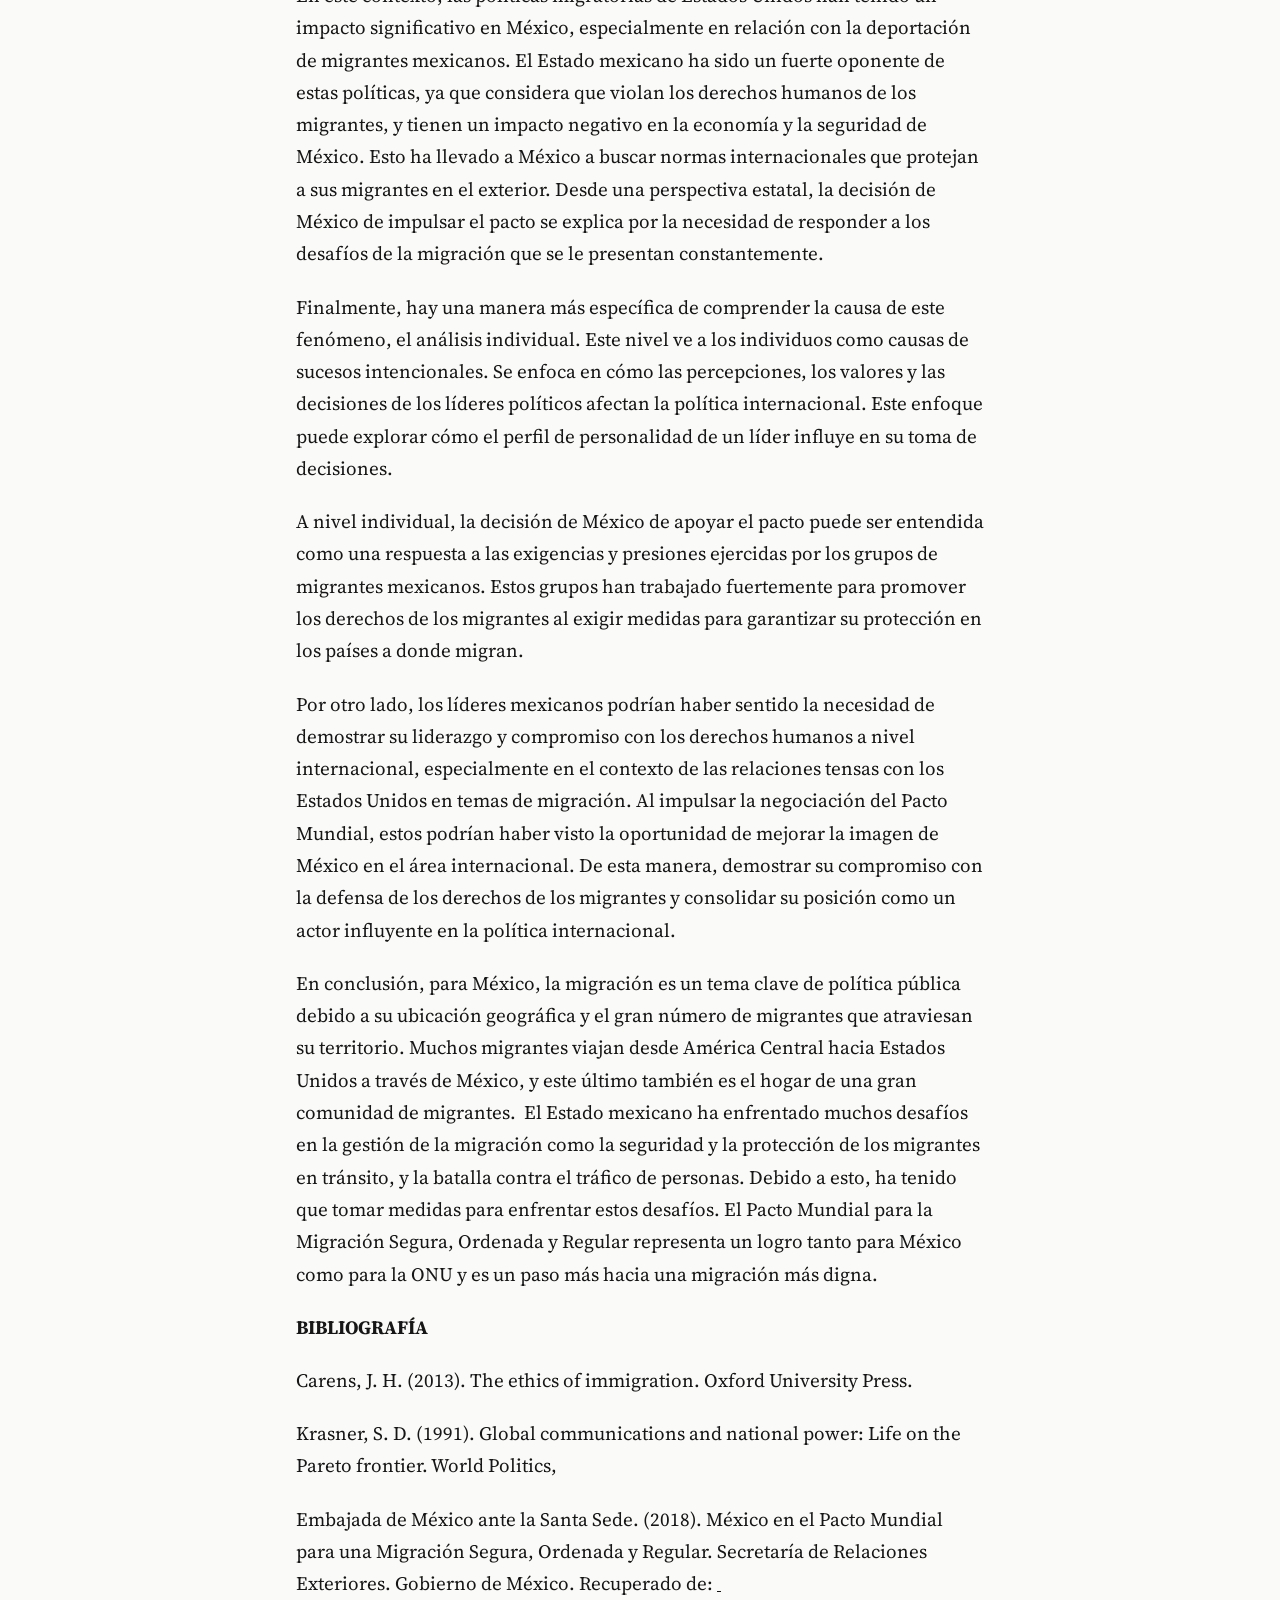
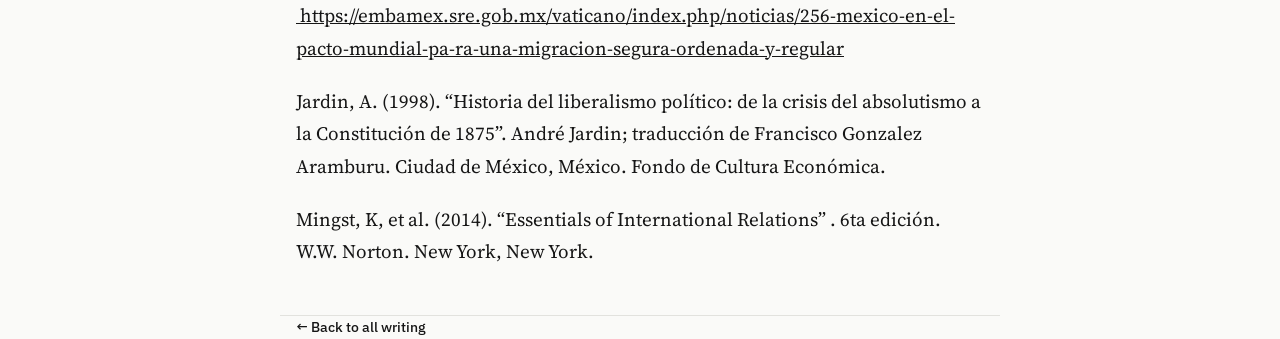
<file: writing/mexico-pacto-mundial-migracion.html>
<!doctype html>
<html lang="es">
<head>
<meta charset="utf-8">
<meta name="viewport" content="width=device-width, initial-scale=1">
<title>El rol de México en el Pacto Mundial para la Migración Segura, Ordenada y Regular · Emilia Pintado Mariscal</title>
<link rel="preconnect" href="https://fonts.googleapis.com">
<link rel="preconnect" href="https://fonts.gstatic.com" crossorigin>
<link href="https://fonts.googleapis.com/css2?family=Libre+Caslon+Text:ital,wght@0,400;0,700;1,400&family=IBM+Plex+Sans:wght@400;500;600&family=Source+Serif+4:opsz,wght@8..60,400;8..60,600&display=swap" rel="stylesheet">
<link rel="stylesheet" href="../article.css">
</head>
<body data-orig="es">
<header class="top">
  <div class="wrap">
    <a class="back" href="../index.html" data-en="← All writing" data-es="← Todos los textos">← All writing</a>
    <div class="controls" role="group" aria-label="Language">
      <button class="btn" data-set-lang="en" aria-pressed="true">EN</button>
      <button class="btn" data-set-lang="es" aria-pressed="false">ES</button>
    </div>
  </div>
</header>

<main class="wrap article">
  <p class="eyebrow"><span data-en="ITAM · Introduction to International Relations" data-es="ITAM · Introducción a las Relaciones Internacionales">ITAM · Introduction to International Relations</span></p>
  <h1>El rol de México en el Pacto Mundial para la Migración Segura, Ordenada y Regular</h1>
  <div class="byline">
    <span>Emilia Pintado Mariscal</span>
    <span data-en="Spring 2023" data-es="primavera 2023">Spring 2023</span>
    <span><span>9</span> <span data-en="min read" data-es="min de lectura">min read</span></span>
  </div>
  <div class="actions">
    <button class="translate" id="translate"></button>
    
  </div>
  <p class="note" id="note" hidden></p>
  <article class="body">
<p>En diciembre del 2018, se logró establecer el Pacto Mundial para la Migración Segura, Ordenada y Regular. Esto es un logro importante para la Organización de las Naciones Unidas (ONU) y el multilateralismo en general. El pacto es el primer acuerdo al que han llegado los Estados miembros de la ONU que trata la migración internacional en todos sus aspectos. Este hecho demuestra la capacidad de cooperación de los Estados para enfrentar desafíos globales que ningún país podría resolver solo.</p><p>La migración internacional es un problema que afecta a millones de personas en todo el mundo, lo que exige una respuesta por parte de la comunidad internacional. Antes de la adopción del pacto, no existía una referencia universal para la gobernanza de la migración internacional. Esta ausencia de regulación dejaba a los migrantes en una situación vulnerable, ya que los países de destino podían establecer políticas migratorias sin tener en cuenta los derechos humanos y las necesidades de los migrantes.</p><p>El Pacto Mundial para la Migración Segura, Ordenada y Regular aborda esta brecha en la gobernanza de la migración internacional y establece un marco de referencia para que los Estados miembros trabajen juntos. A su vez, toca cuestiones como proteger los derechos humanos de los migrantes, la prevenir el tráfico y la trata de personas, promover la integración en cuestiones de readmisión de migrantes. El pacto no es vinculante por lo cual los Estados miembros no están legalmente obligados a cumplir con sus disposiciones. Sin embargo, su adopción por 164 países demuestra un compromiso claro con los principios de la cooperación internacional. Además, el Pacto establece un proceso de revisión periódica que permitirá a los Estados miembros evaluar su implementación y realizar ajustes necesarios.</p><p>Ahora bien, ¿cuál fue la postura de México durante esta negociación? Según la Embajada de México: &quot;El Pacto Mundial para la Migración es una herramienta para la cooperación y el diálogo entre los países en un tema que involucra a todo el mundo. A través del Pacto, México reitera su compromiso de continuar trabajando de manera coordinada con la comunidad internacional para enfrentar los retos globales de la migración&quot; (Embajada de México ante la Santa Sede, 2018). México jugó un papel activo en la negociación del Pacto Mundial para la Migración, con el objetivo de lograr una solución global y efectiva a la problemática migratoria.</p><p>Es importante comprender el motivo por el cual México decidió tomar esta postura. Para analizar esto, nos apoyaremos de dos perspectivas teóricas. En primer lugar, el liberalismo, una corriente política y filosófica que se originó en Europa durante la Ilustración del siglo XVIII. Su objetivo principal es la defensa de la libertad individual y el establecimiento de un estado de derecho. El liberalismo se basa en la idea de que el individuo es el centro del universo y que los derechos individuales son la principal preocupación del estado. El liberalismo defiende la igualdad de todos los ciudadanos ante la ley (Jardin, 2019). En el contexto de las decisiones internacionales, el liberalismo puede servir para la promoción de los derechos humanos y la democracia a nivel internacional. Esto se debe a  la importancia que le da a la libertad de expresión y a la participación ciudadana en la toma de decisiones políticas. </p><p>En segundo lugar, el realismo, una teoría que surgió en la década de 1940 como una respuesta al idealismo y al liberalismo en las relaciones internacionales. Los orígenes de esta teoría vienen de la obra de Nicolás Maquiavelo, quien escribió sobre el poder y la política en el siglo XVI. Otro actor importante de esta teoría fue Thomas Hobbes, quien escribió sobre la naturaleza humana y el estado de naturaleza en el siglo XVII. El realismo se basa en varios supuestos principales. En primer lugar, asume que los estados son los principales actores en el sistema internacional y que sus intereses son principalmente políticos y de seguridad. En segundo lugar, el realismo considera que el sistema internacional es un espacio anárquico, lo que significa que no existe una autoridad que regule las relaciones entre los Estados. En tercer lugar, asume que los estados buscan maximizar su poder relativo para asegurar su supervivencia y mantener su posición en el sistema internacional. Finalmente, en el realismo la soberanía y la autonomía son fundamentales para los estados. Esto implica que los estados tienen derecho a tomar sus propias decisiones sin interferencia externa y que deben tener el control absoluto de sus propias fronteras.</p><p>Ahora que comprendemos adecuadamente las dos teorías, podemos analizar el rol de México en El Pacto Mundial para la Migración Segura, Ordenada y Regular. México ha sido históricamente un país que ha dado lugar al tránsito de migrantes de diversos países de América Latina y, por lo tanto, entiende la importancia de abordar la migración de manera ordenada y segura. Desde una perspectiva liberal, la promoción de este pacto por parte de México puede ser entendida como una manifestación de su compromiso con los valores democráticos y los derechos humanos. </p><p>Los liberales consideran que la migración es un derecho humano fundamental, y que todos los individuos tienen el derecho de buscar mejores oportunidades y condiciones de vida en otros lugares, independientemente de su lugar de nacimiento o ciudadanía. En este sentido, el Pacto Mundial para la Migración Segura, Ordenada y Regular se alinea con los principios liberales al reconocer la importancia de garantizar la protección de los derechos humanos de los migrantes y de promover una gestión ordenada y segura de la migración internacional. En este contexto, se puede citar a Joseph Carens, quien argumenta que &quot;la libertad de moverse es un derecho humano básico que debe ser protegido en la medida de lo posible&quot; (Carens, 2013, p. 3). Desde esta perspectiva, México puede haber impulsado el Pacto Mundial como una forma de demostrar su compromiso con los derechos humanos y la libertad de movimiento de las personas.</p><p>Por otro lado, desde una perspectiva realista, la decisión de México de promover el Pacto Mundial puede ser entendida como un acto de los intereses nacionales. Los realistas dicen que los Estados buscan mejorar su seguridad y maximizar su poder en el sistema internacional, y que la cooperación entre estados se basa en intereses comunes y en la búsqueda de beneficios mutuos. En este sentido, México podría haber promovido el Pacto Mundial como una forma de mejorar su imagen y fortalecer su posición en el sistema internacional anárquico. Además, dado que México es uno de los países principales de origen, tránsito y destino de migrantes en América Latina, el impulso del Pacto Mundial podría haber sido visto como una manera de proteger a los migrantes mexicanos en el extrajero. </p><p>La participación de México en el Pacto Mundial, también puede ser analizado por medio de los niveles de análisis internacional. Estos niveles se utilizan para comprender las relaciones entre países y actores internacionales, cómo afectan la política, la economía y la seguridad a nivel mundial. El análisis internacional se divide en tres niveles, el nivel estatal, el individual y el sistémico.</p><p>Primero, el nivel sistémico. Este nivel se centra en el estudio del sistema internacional en su conjunto y cómo los actores internacionales interactúan dentro de este sistema para producir resultados particulares. Si al explicar un fenómeno nos enfocamos en el nivel sistémico, entonces se habla de las características del sistema en el que sucede, por ejemplo, la distribución de poder, y las fortalezas y debilidades de cada estado. (Mingst, )</p><p> Desde este nivel, la decisión de México de impulsar la negociación del Pacto Mundial debe de explicarse por el contexto global en el que se encuentra. El sistema ha evolucionado a un estado de multipolaridad, donde hay varios Estados con iguales niveles de poder. Esto significa que México debe de ser activo en la política exterior para asegurar su lugar en la comunidad internacional. La migración tiene repercusiones en todos los Estados.  El hecho de que México impulse el pacto demuestra su compromiso con la cooperación internacional y su disposición para trabajar con otros estados para solucionar problemáticas. </p><p>Por otro lado, también existen explicaciones a nivel estatal para analizar este caso. Este nivel se centra en los intereses, las políticas y las decisiones del Estado como actor principal. Este enfoque analiza cómo los Estados interactúan entre sí, y cómo actúan en función de sus intereses nacionales y de las relaciones de poder entre ellos. </p><p>El Estado mexicano ha enfrentado históricamente una serie de desafíos relacionados con la migración, tanto en términos de flujos migratorios como con la protección de los derechos de los migrantes. Esto se debe en gran parte a la proximidad geográfica entre México y Estados Unidos, que ha convertido a México en un país de tránsito para muchos migrantes que buscan llegar a Estados Unidos.</p><p>En este contexto, las políticas migratorias de Estados Unidos han tenido un impacto significativo en México, especialmente en relación con la deportación de migrantes mexicanos. El Estado mexicano ha sido un fuerte oponente de estas políticas, ya que considera que violan los derechos humanos de los migrantes, y tienen un impacto negativo en la economía y la seguridad de México. Esto ha llevado a México a buscar normas internacionales que protejan a sus migrantes en el exterior. Desde una perspectiva estatal, la decisión de México de impulsar el pacto se explica por la necesidad de responder a los desafíos de la migración que se le presentan constantemente. </p><p>Finalmente, hay una manera más específica de comprender la causa de este fenómeno, el análisis individual. Este nivel ve a los individuos como causas de sucesos intencionales. Se enfoca en cómo las percepciones, los valores y las decisiones de los líderes políticos afectan la política internacional. Este enfoque puede explorar cómo el perfil de personalidad de un líder influye en su toma de decisiones.</p><p>A nivel individual, la decisión de México de apoyar el pacto puede ser entendida como una respuesta a las exigencias y presiones ejercidas por los grupos de migrantes mexicanos. Estos grupos han trabajado fuertemente para promover los derechos de los migrantes al exigir medidas para garantizar su protección en los países a donde migran.</p><p>Por otro lado, los líderes mexicanos podrían haber sentido la necesidad de demostrar su liderazgo y compromiso con los derechos humanos a nivel internacional, especialmente en el contexto de las relaciones tensas con los Estados Unidos en temas de migración. Al impulsar la negociación del Pacto Mundial, estos podrían haber visto la oportunidad de mejorar la imagen de México en el área internacional. De esta manera, demostrar su compromiso con la defensa de los derechos de los migrantes y consolidar su posición como un actor influyente en la política internacional.</p><p>En conclusión, para México, la migración es un tema clave de política pública debido a su ubicación geográfica y el gran número de migrantes que atraviesan su territorio. Muchos migrantes viajan desde América Central hacia Estados Unidos a través de México, y este último también es el hogar de una gran comunidad de migrantes.  El Estado mexicano ha enfrentado muchos desafíos en la gestión de la migración como la seguridad y la protección de los migrantes en tránsito, y la batalla contra el tráfico de personas. Debido a esto, ha tenido que tomar medidas para enfrentar estos desafíos. El Pacto Mundial para la Migración Segura, Ordenada y Regular representa un logro tanto para México como para la ONU y es un paso más hacia una migración más digna.  </p><p><strong>BIBLIOGRAFÍA</strong></p><p>Carens, J. H. (2013). The ethics of immigration. Oxford University Press.</p><p>Krasner, S. D. (1991). Global communications and national power: Life on the Pareto frontier. World Politics, </p><p>Embajada de México ante la Santa Sede. (2018). México en el Pacto Mundial para una Migración Segura, Ordenada y Regular. Secretaría de Relaciones Exteriores. Gobierno de México. Recuperado de: <a href="https://embamex.sre.gob.mx/vaticano/index.php/noticias/256-mexico-en-el-pacto-mundial-pa-ra-una-migracion-segura-ordenada-y-regular" target="_blank" rel="noopener">   </a><a href="https://embamex.sre.gob.mx/vaticano/index.php/noticias/256-mexico-en-el-pacto-mundial-pa-ra-una-migracion-segura-ordenada-y-regular" target="_blank" rel="noopener">https://embamex.sre.gob.mx/vaticano/index.php/noticias/256-mexico-en-el-pacto-mundial-pa-ra-una-migracion-segura-ordenada-y-regular</a></p><p>Jardin, A. (1998). “Historia del liberalismo político: de la crisis del absolutismo a la Constitución de 1875”. André Jardin; traducción de Francisco Gonzalez Aramburu. Ciudad de México, México. Fondo de Cultura Económica. </p><p>Mingst, K, et al. (2014). “Essentials of International Relations” . 6ta edición. W.W. Norton. New York, New York. </p>
  </article>
</main>
<footer class="wrap"><a href="../index.html" data-en="← Back to all writing" data-es="← Volver a todos los textos">← Back to all writing</a></footer>
<script src="../article.js"></script>
</body>
</html>
</file>
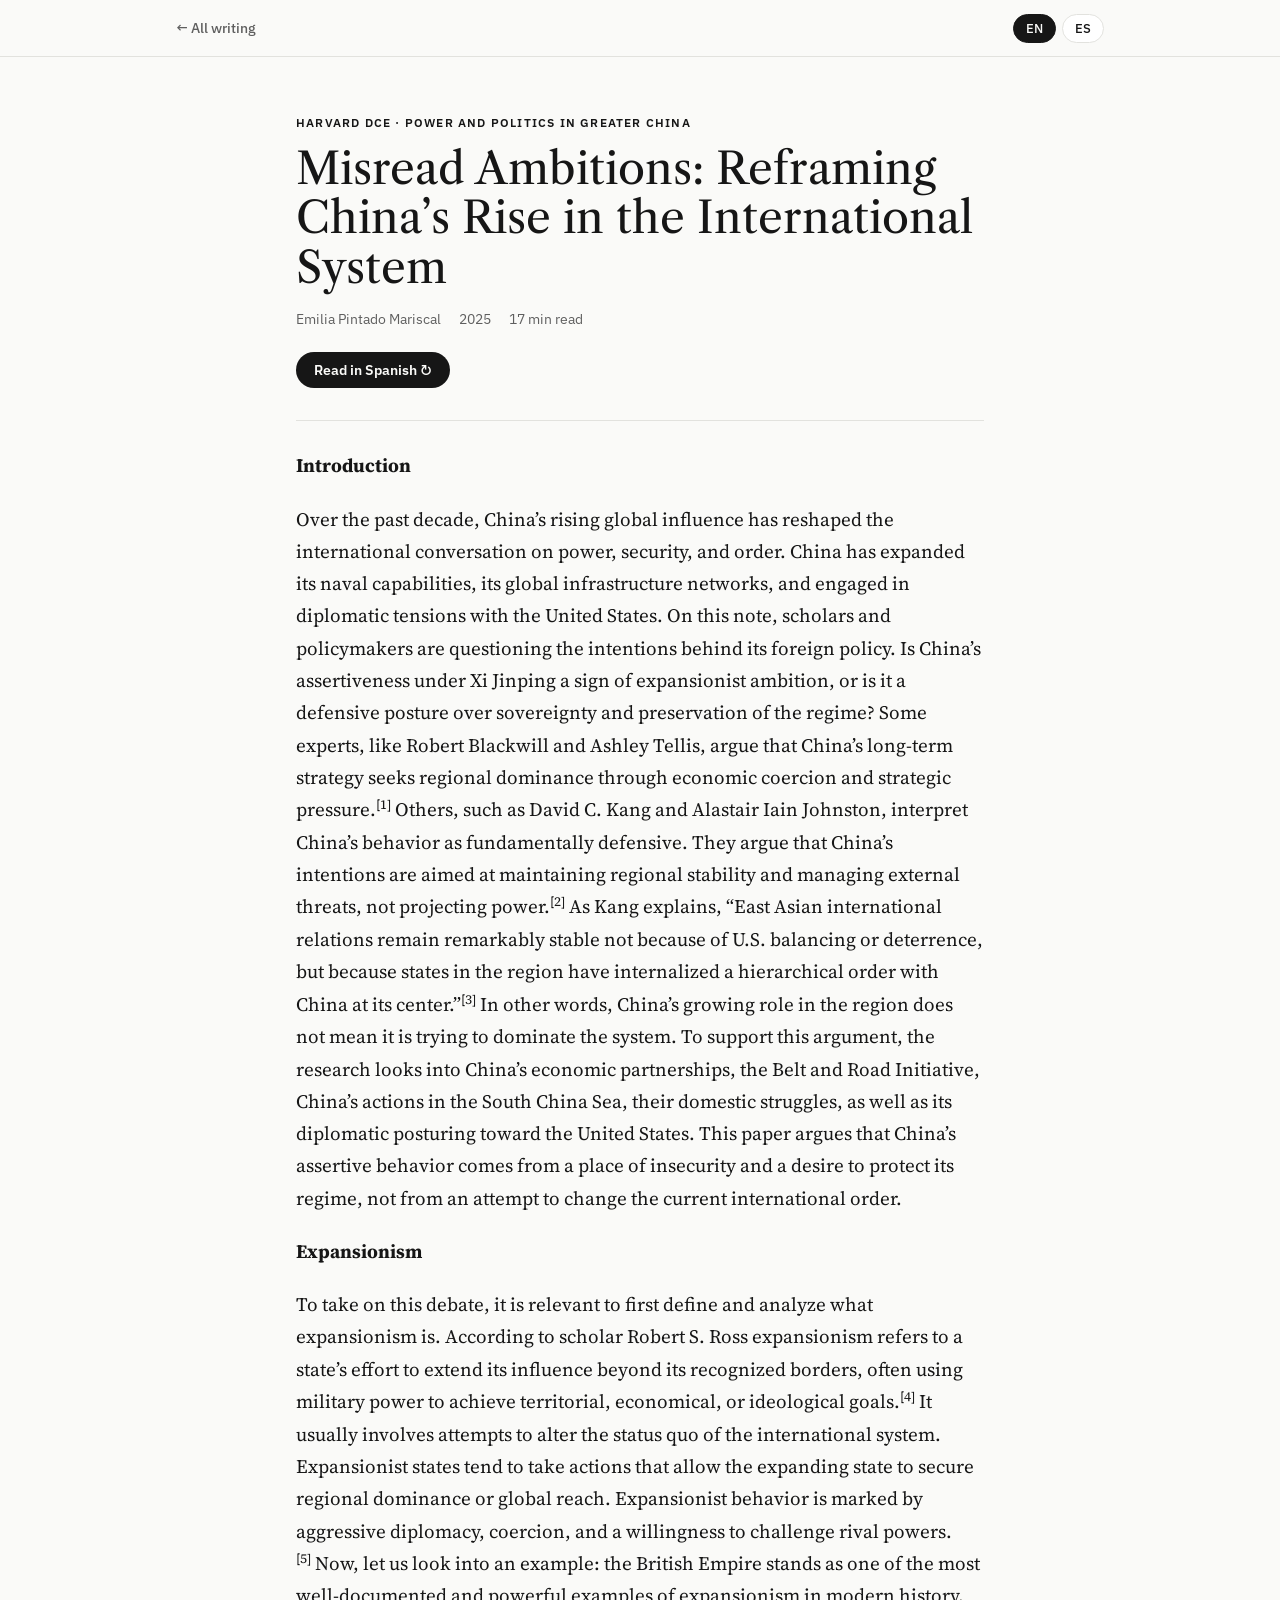
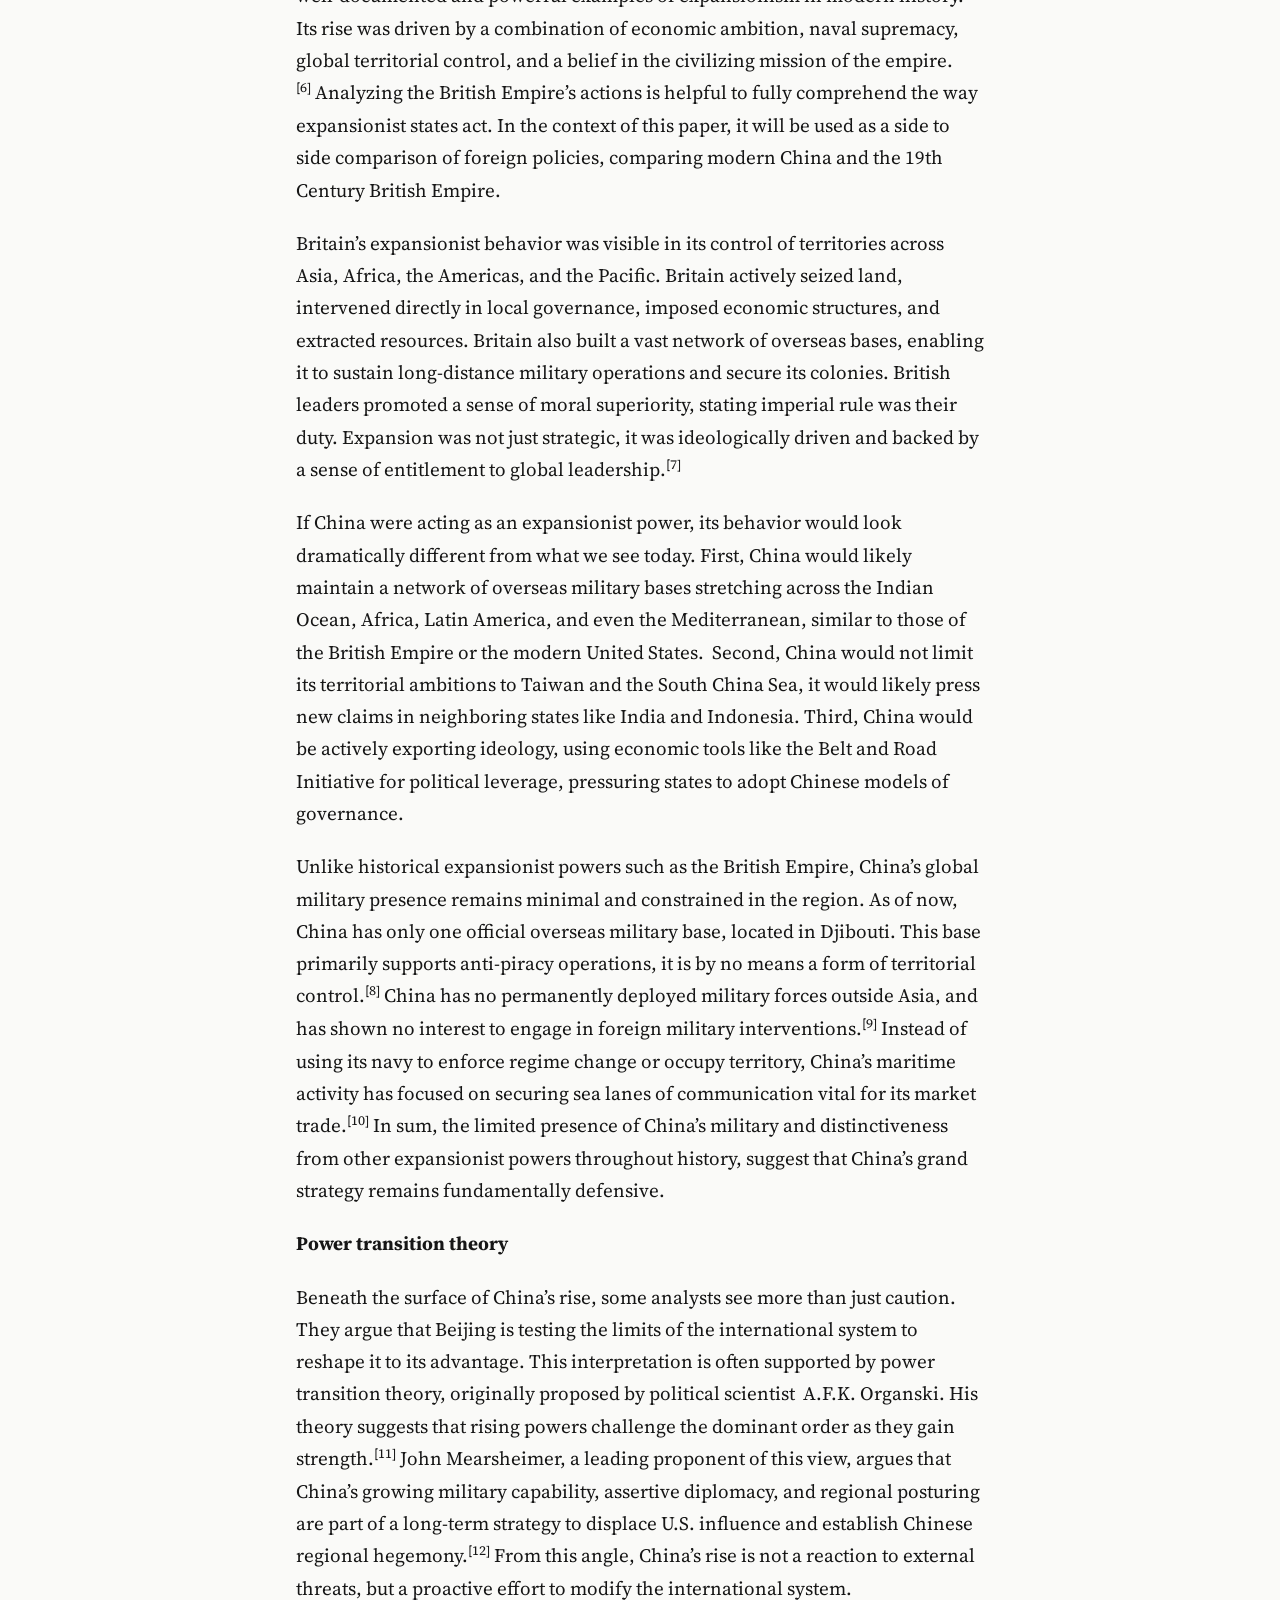
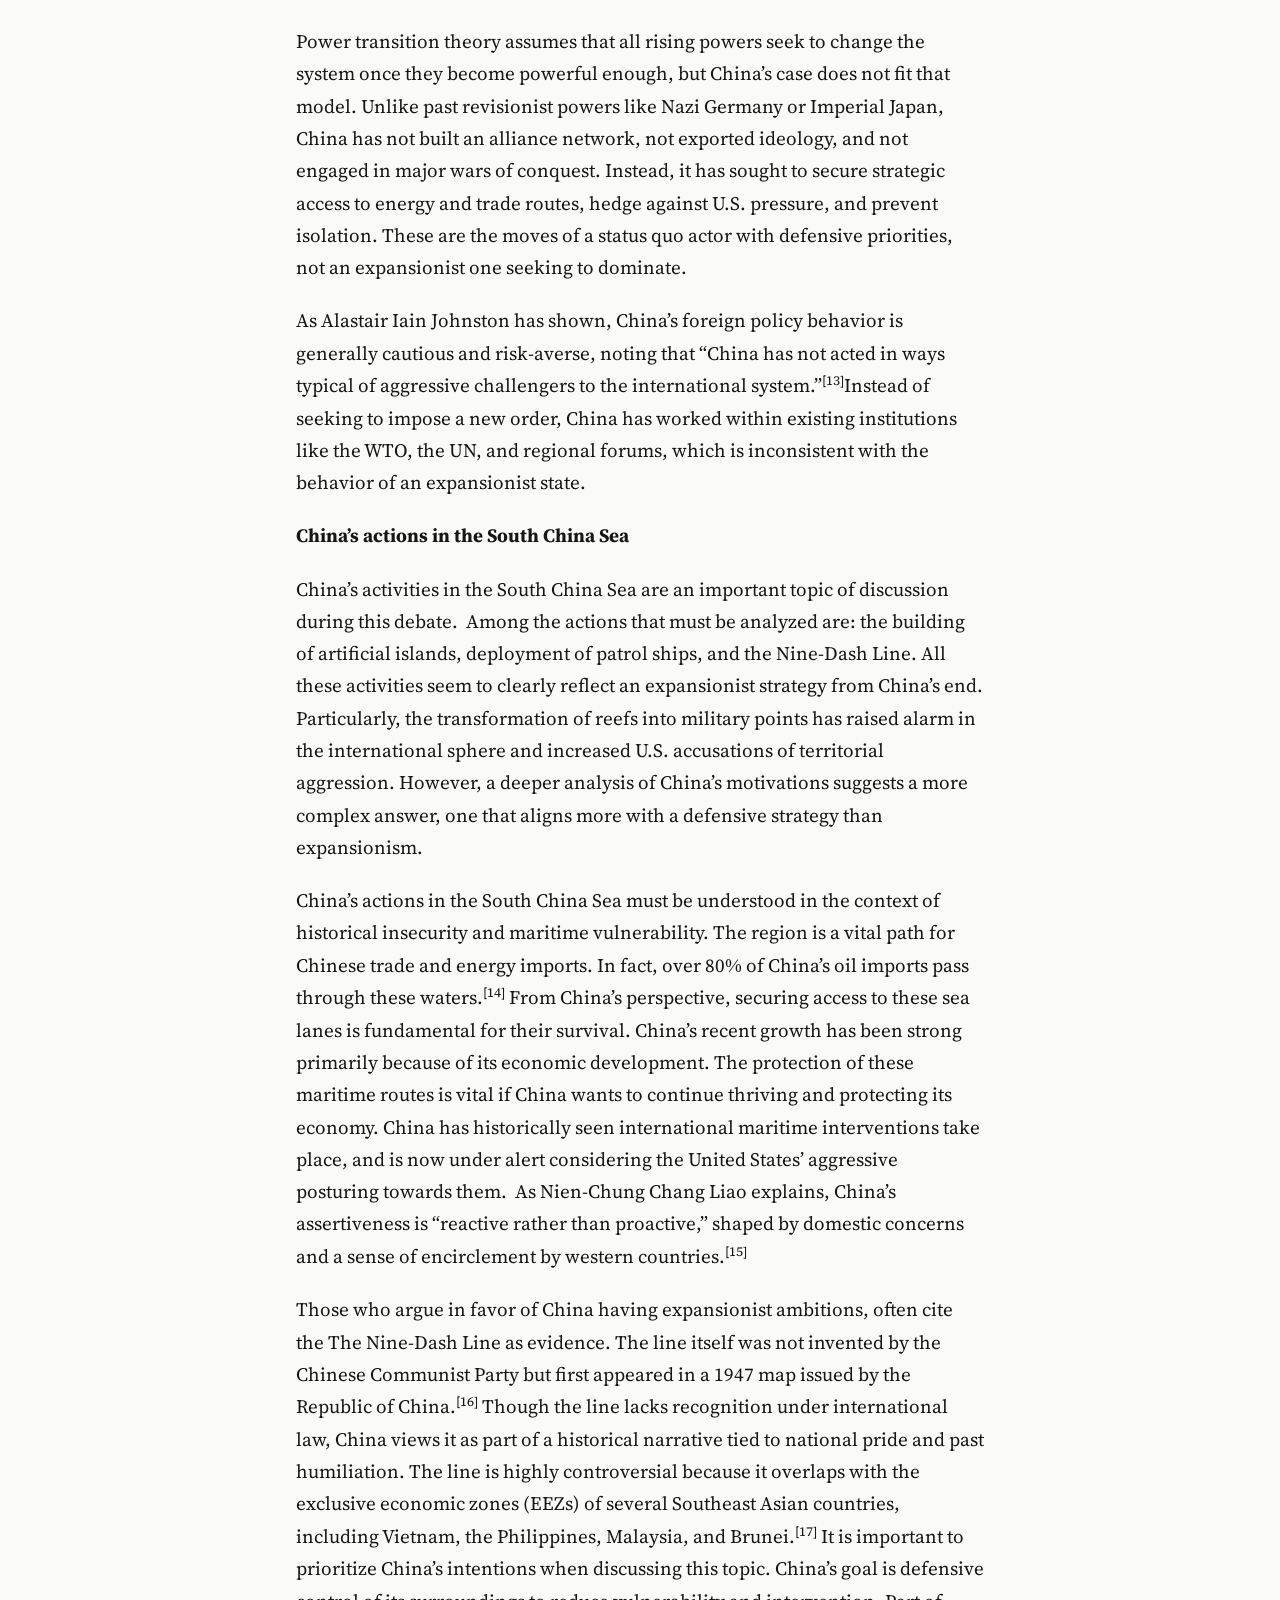
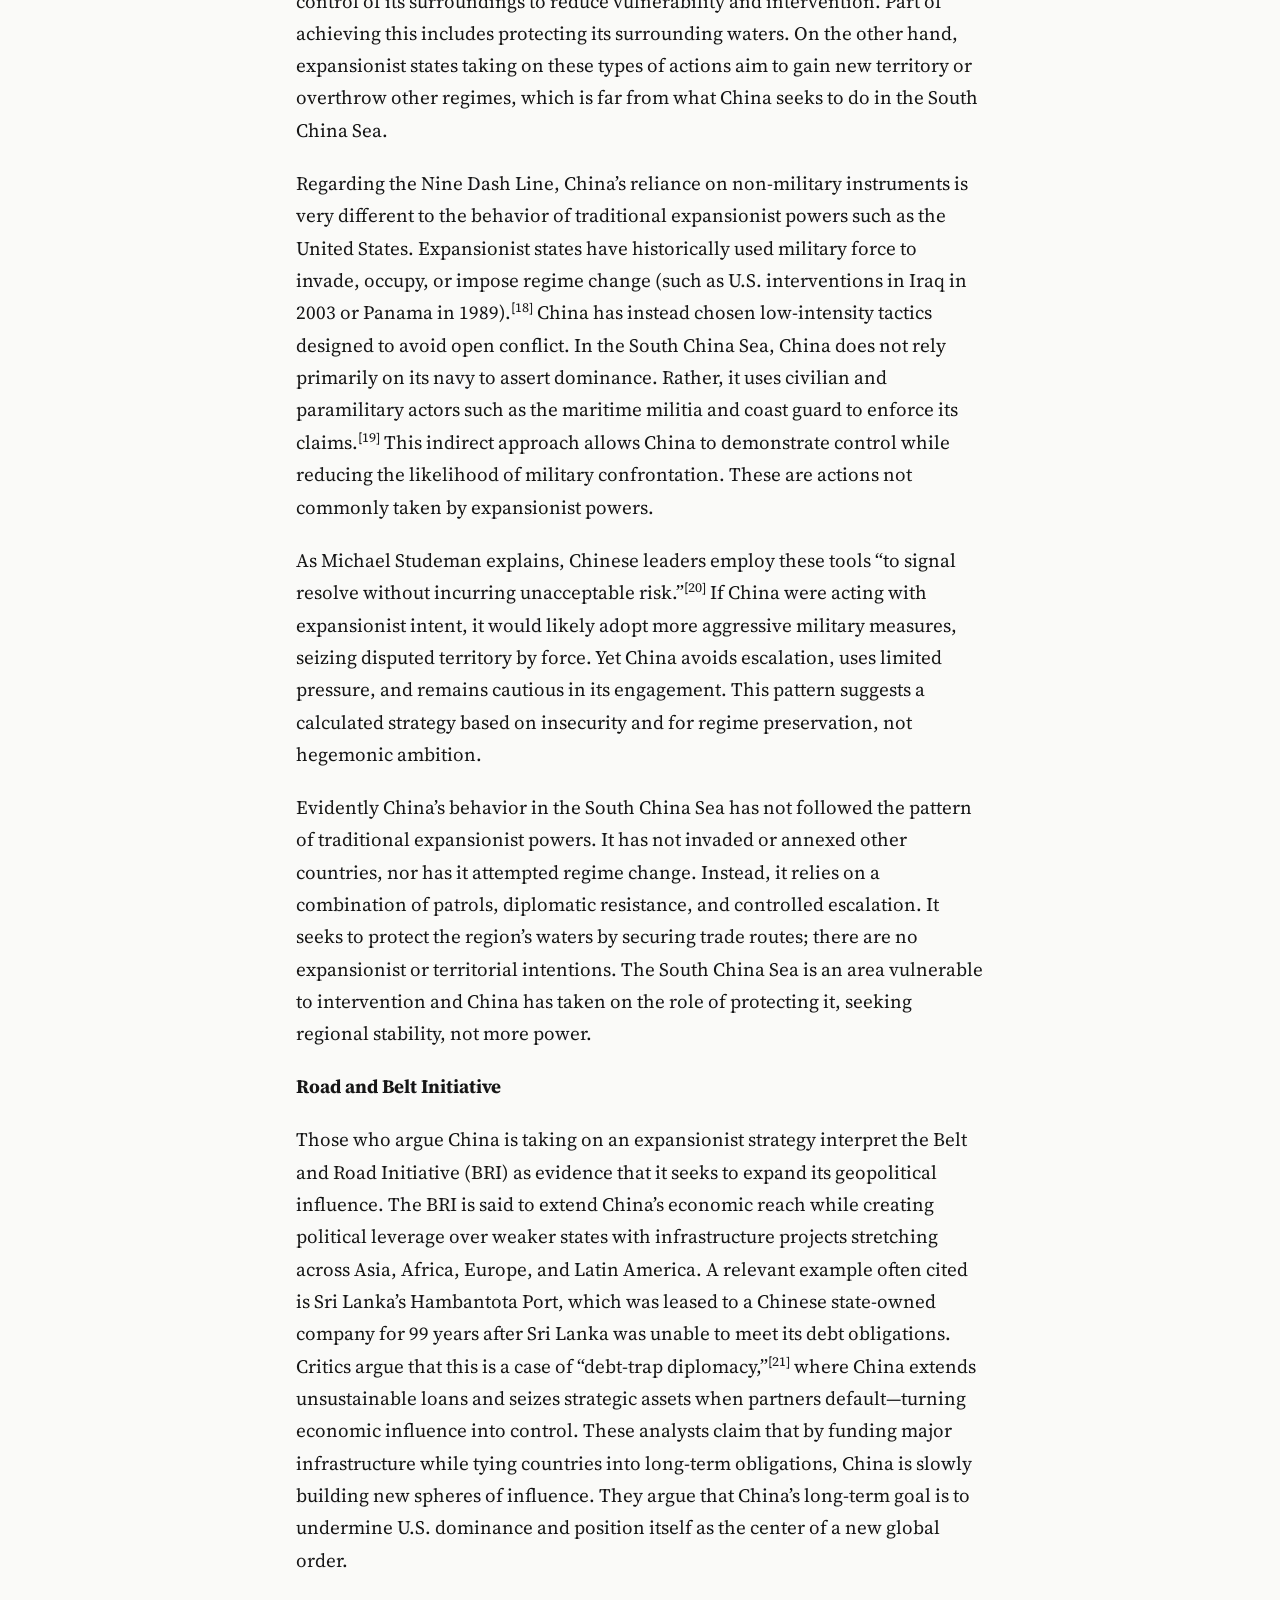
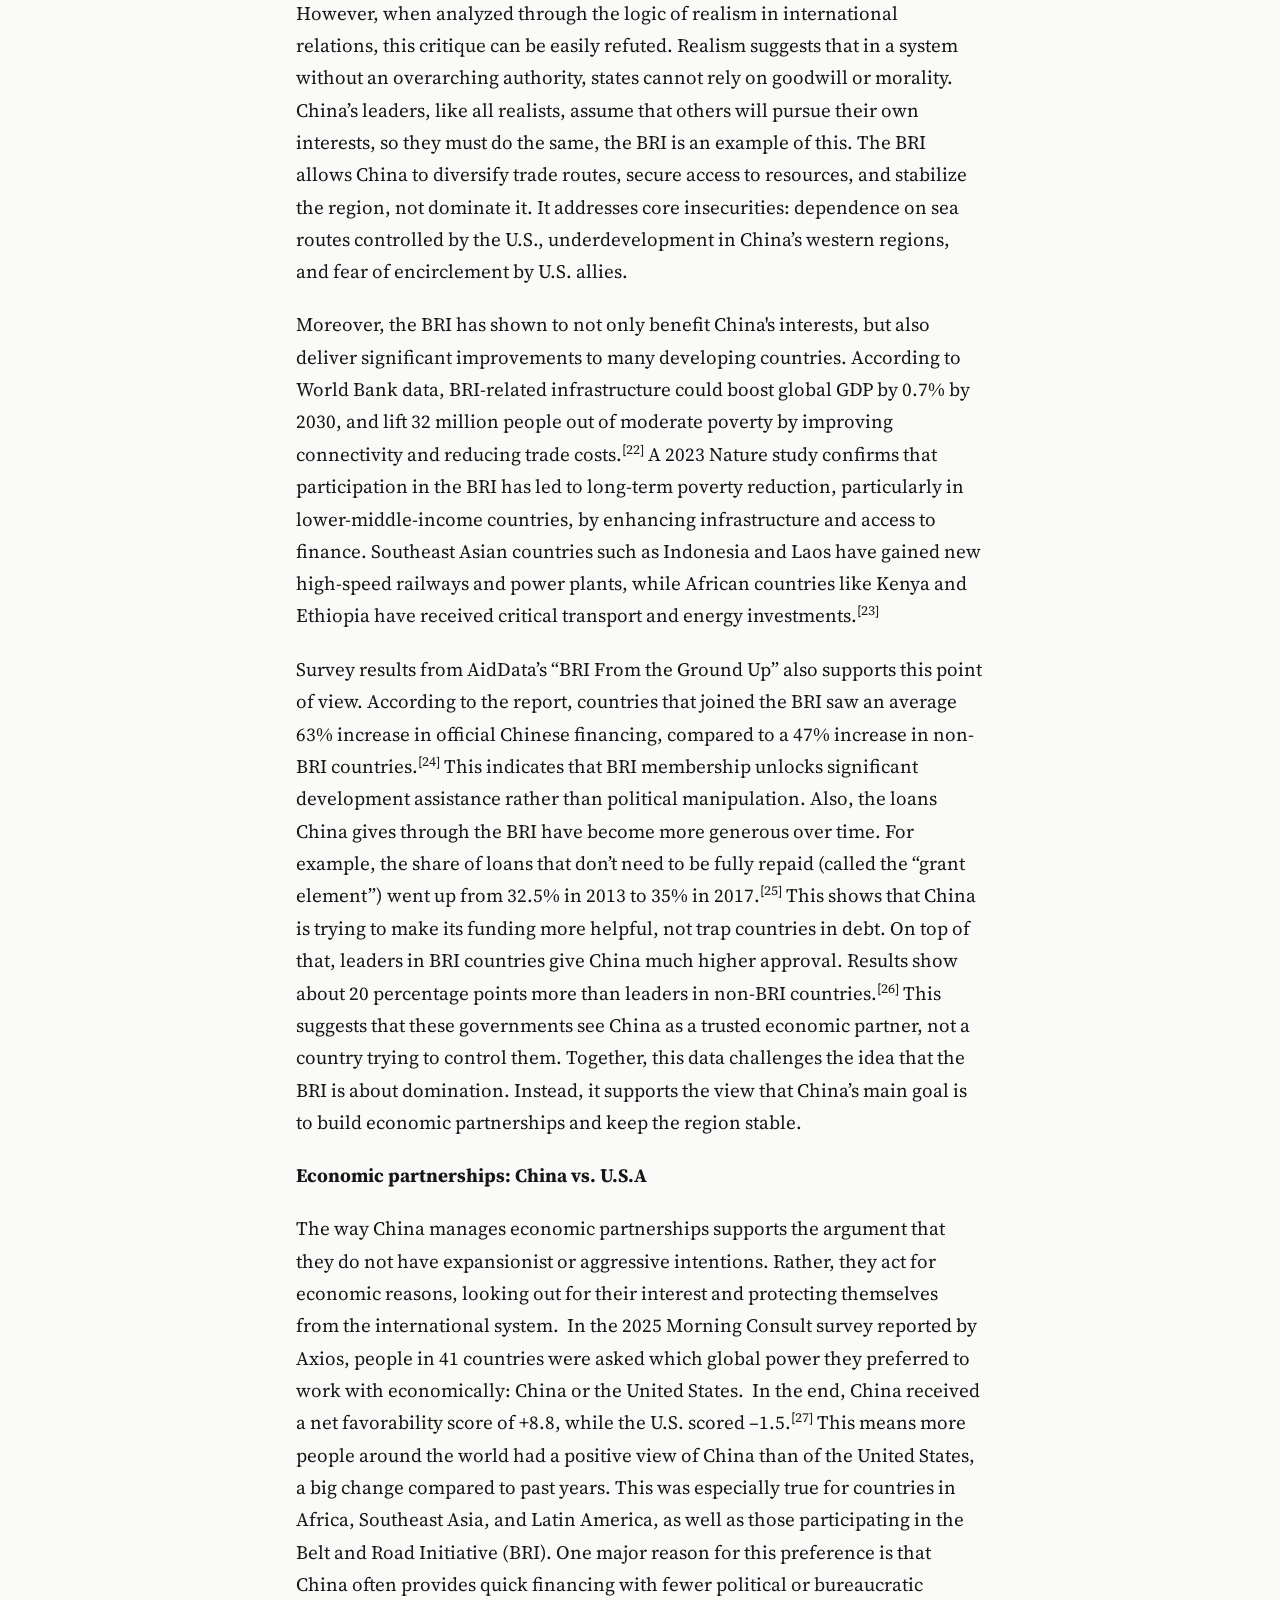
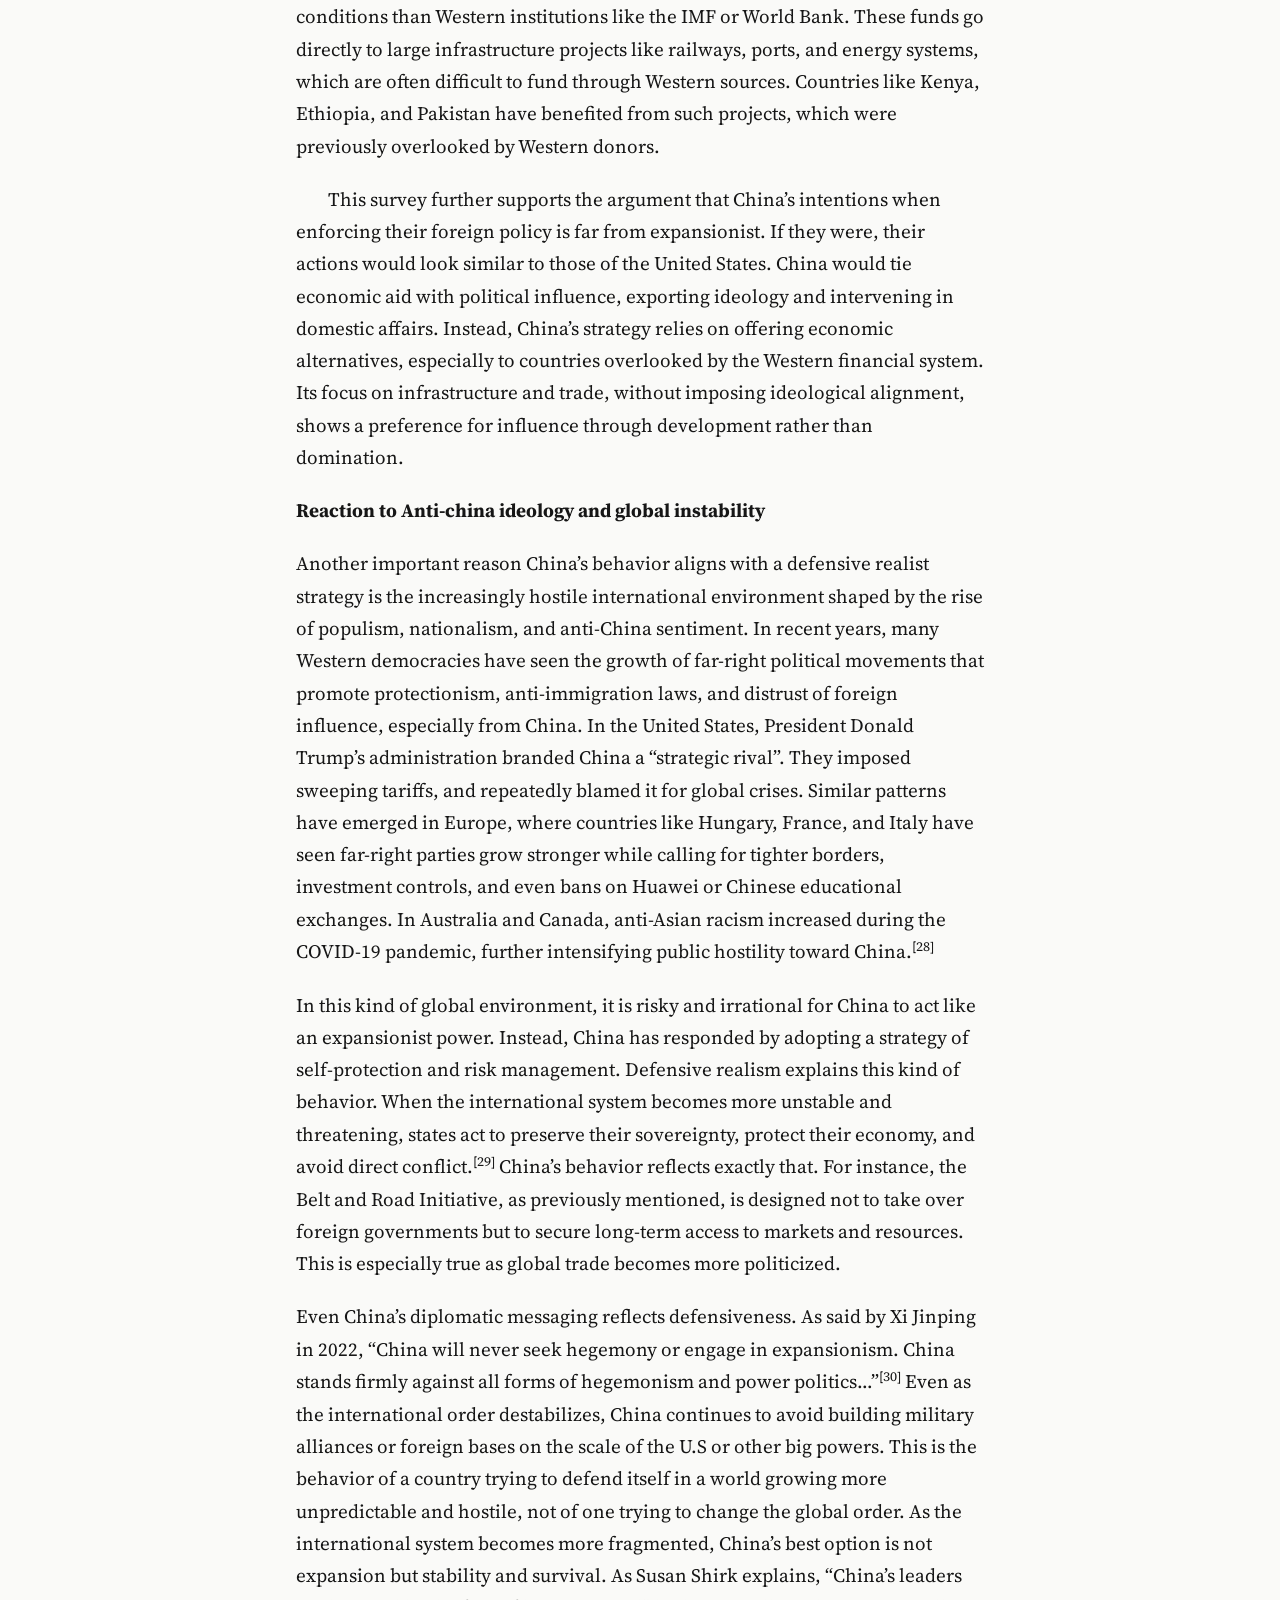
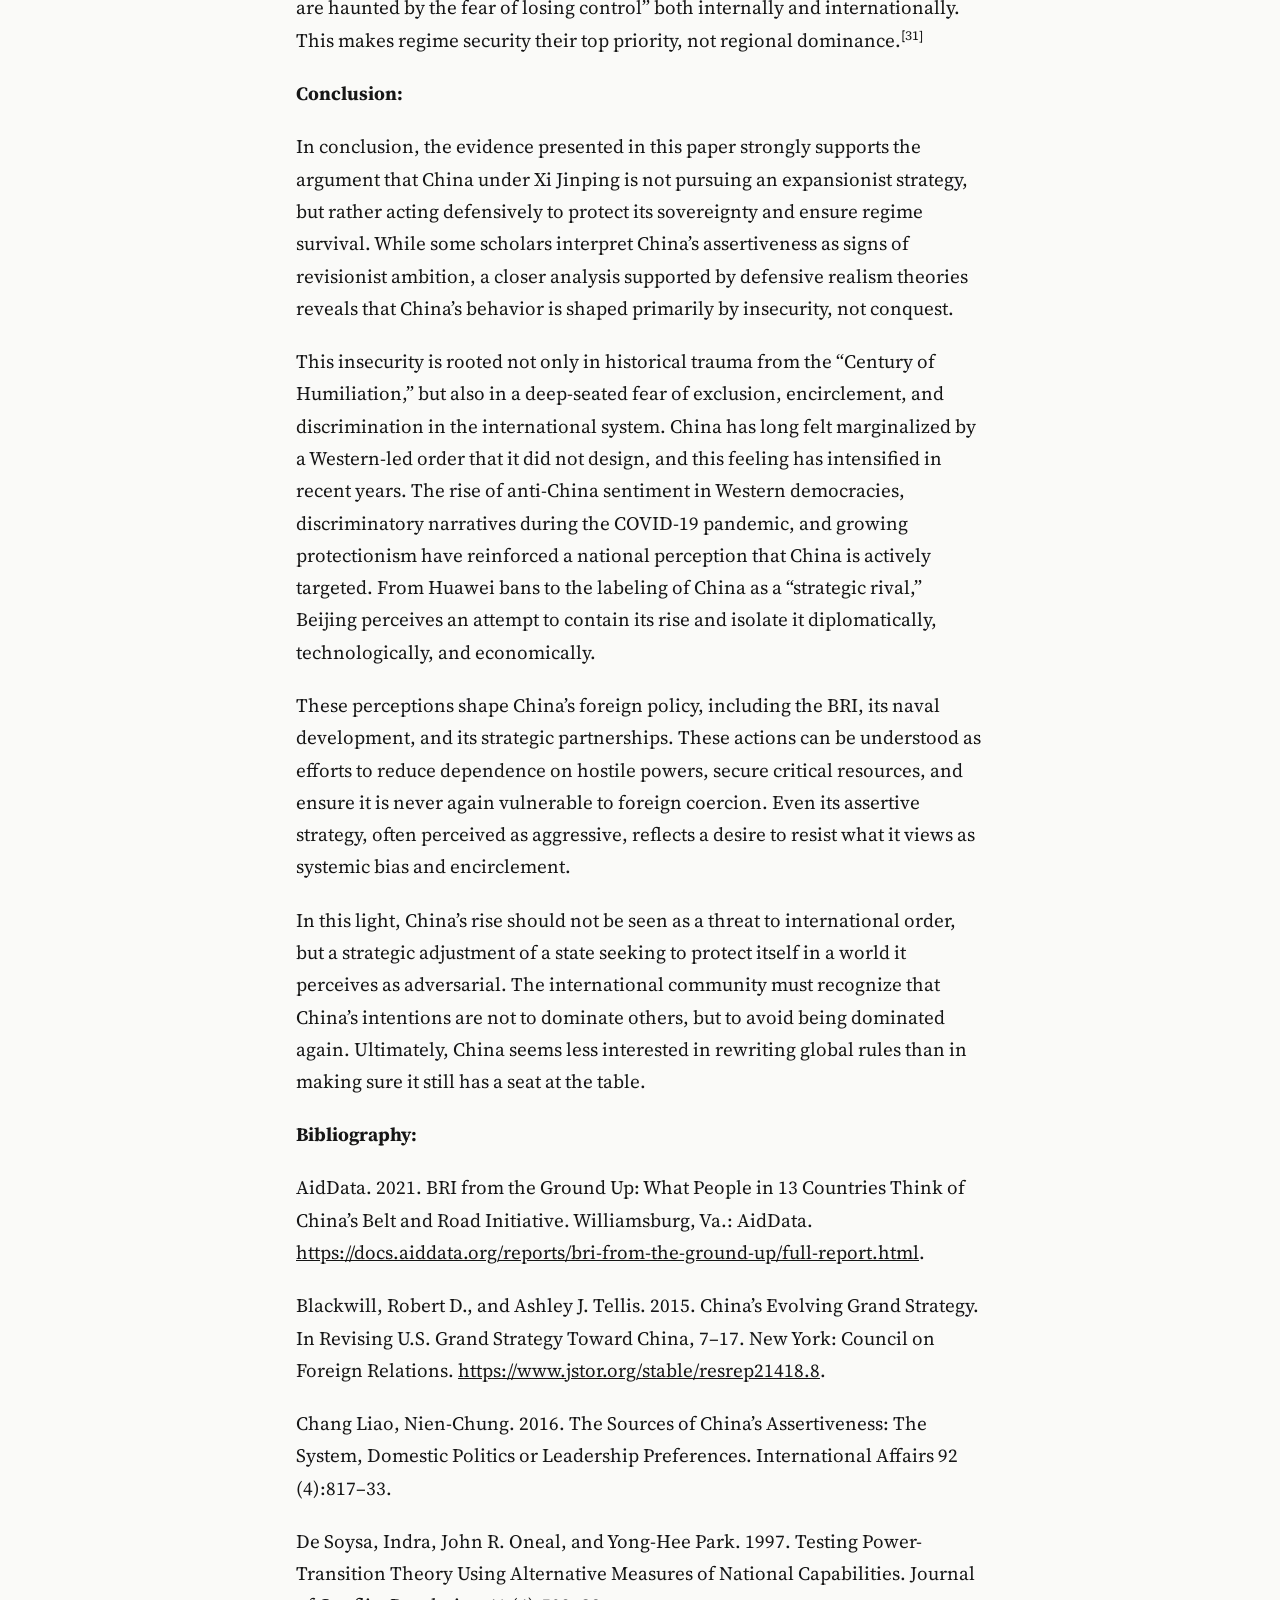
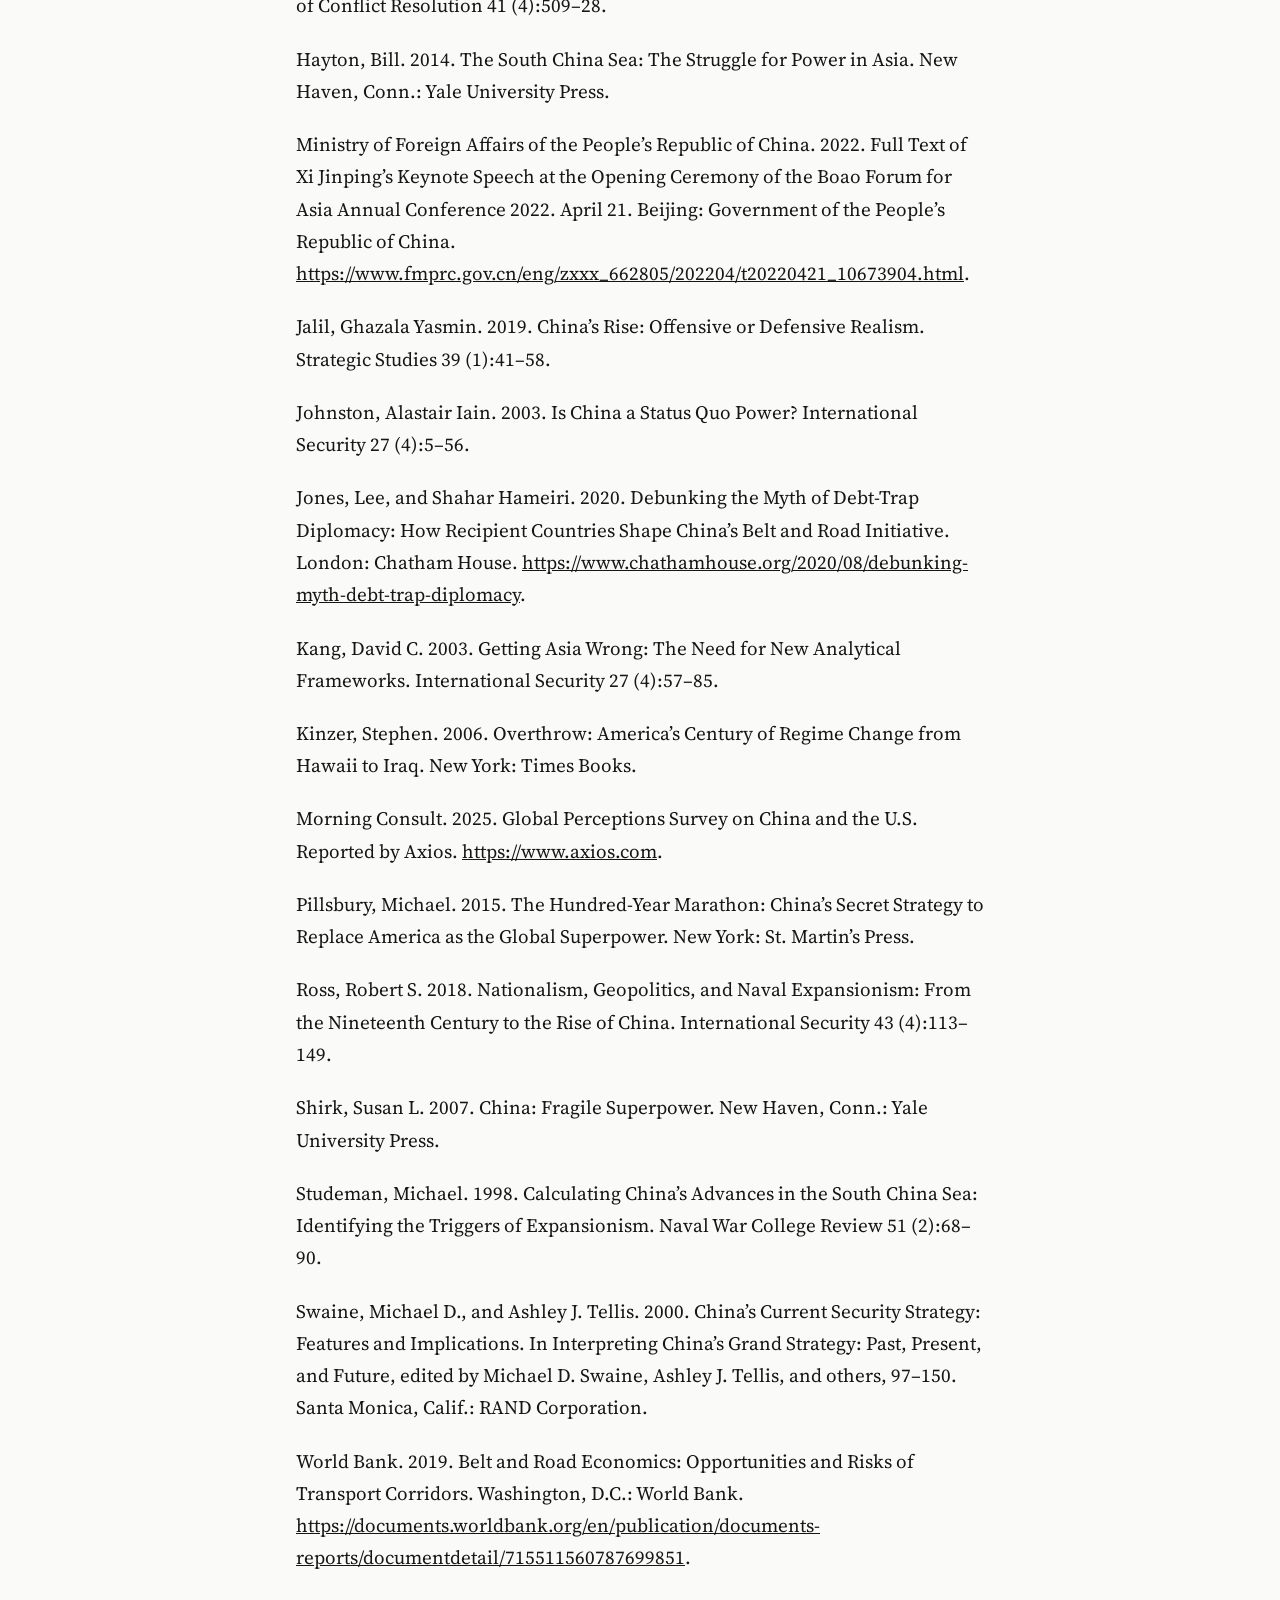
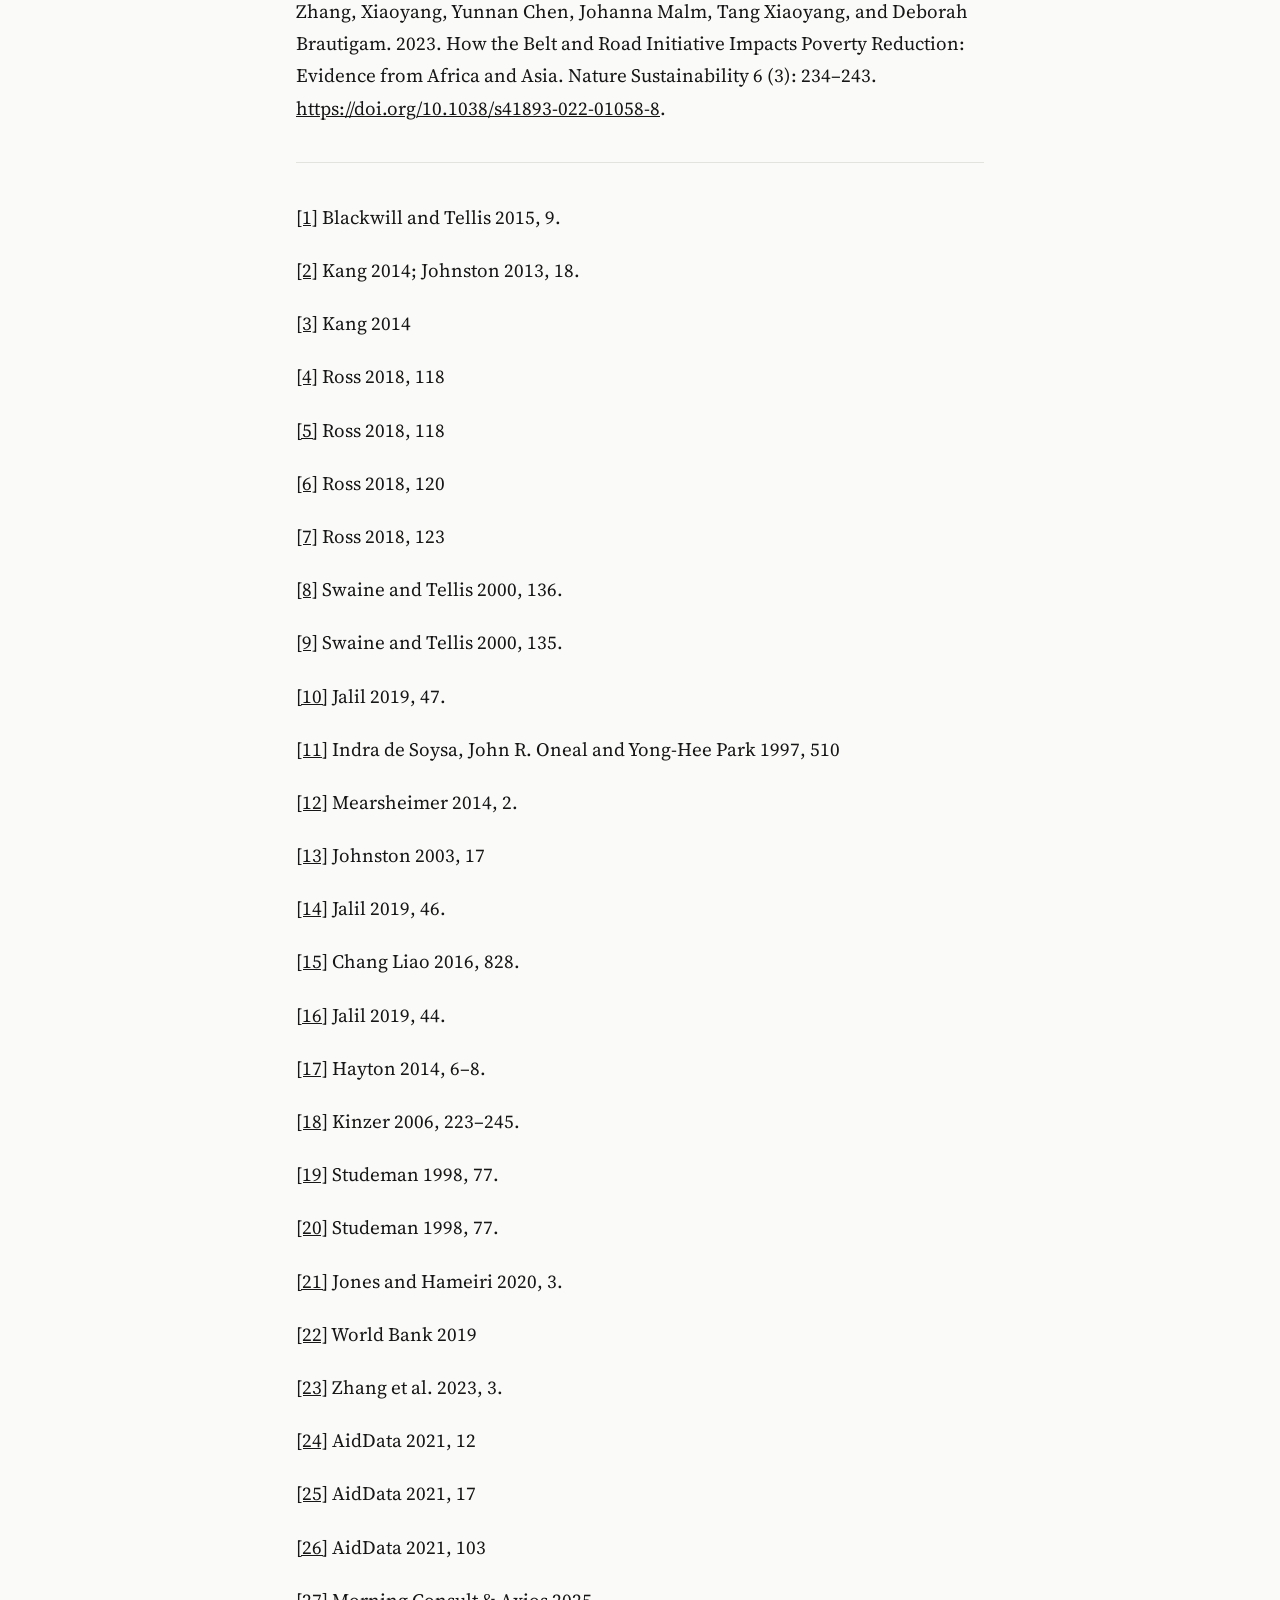
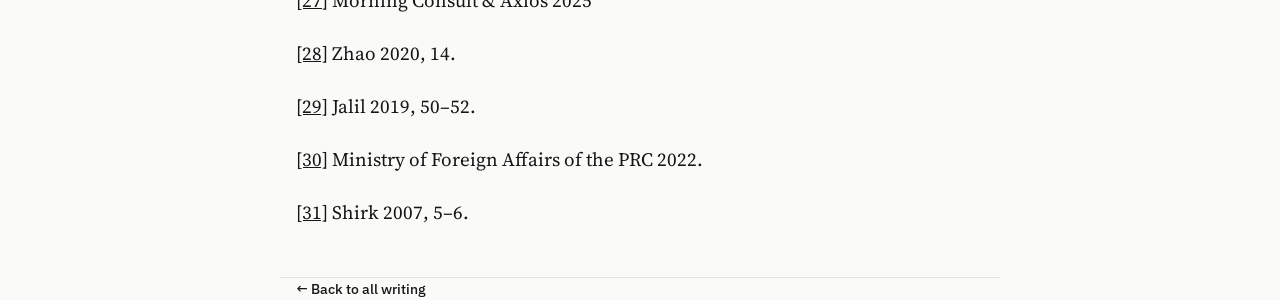
<file: writing/misread-ambitions-china.html>
<!doctype html>
<html lang="en">
<head>
<meta charset="utf-8">
<meta name="viewport" content="width=device-width, initial-scale=1">
<title>Misread Ambitions: Reframing China’s Rise in the International System · Emilia Pintado Mariscal</title>
<link rel="preconnect" href="https://fonts.googleapis.com">
<link rel="preconnect" href="https://fonts.gstatic.com" crossorigin>
<link href="https://fonts.googleapis.com/css2?family=Libre+Caslon+Text:ital,wght@0,400;0,700;1,400&family=IBM+Plex+Sans:wght@400;500;600&family=Source+Serif+4:opsz,wght@8..60,400;8..60,600&display=swap" rel="stylesheet">
<link rel="stylesheet" href="../article.css">
</head>
<body data-orig="en">
<header class="top">
  <div class="wrap">
    <a class="back" href="../index.html" data-en="← All writing" data-es="← Todos los textos">← All writing</a>
    <div class="controls" role="group" aria-label="Language">
      <button class="btn" data-set-lang="en" aria-pressed="true">EN</button>
      <button class="btn" data-set-lang="es" aria-pressed="false">ES</button>
    </div>
  </div>
</header>

<main class="wrap article">
  <p class="eyebrow"><span data-en="Harvard DCE · Power and Politics in Greater China" data-es="Harvard DCE · Power and Politics in Greater China">Harvard DCE · Power and Politics in Greater China</span></p>
  <h1>Misread Ambitions: Reframing China’s Rise in the International System</h1>
  <div class="byline">
    <span>Emilia Pintado Mariscal</span>
    <span data-en="2025" data-es="2025">2025</span>
    <span><span>17</span> <span data-en="min read" data-es="min de lectura">min read</span></span>
  </div>
  <div class="actions">
    <button class="translate" id="translate"></button>
    
  </div>
  <p class="note" id="note" hidden></p>
  <article class="body">
<p><strong>Introduction</strong></p><p>Over the past decade, China’s rising global influence has reshaped the international conversation on power, security, and order. China has expanded its naval capabilities, its global infrastructure networks, and engaged in diplomatic tensions with the United States. On this note, scholars and policymakers are questioning the intentions behind its foreign policy. Is China’s assertiveness under Xi Jinping a sign of expansionist ambition, or is it a defensive posture over sovereignty and preservation of the regime? Some experts, like Robert Blackwill and Ashley Tellis, argue that China’s long-term strategy seeks regional dominance through economic coercion and strategic pressure.<sup><a href="#ftnt1" id="ftnt_ref1">[1]</a></sup> Others, such as David C. Kang and Alastair Iain Johnston, interpret China’s behavior as fundamentally defensive. They argue that China’s intentions are aimed at maintaining regional stability and managing external threats, not projecting power.<sup><a href="#ftnt2" id="ftnt_ref2">[2]</a></sup> As Kang explains, “East Asian international relations remain remarkably stable not because of U.S. balancing or deterrence, but because states in the region have internalized a hierarchical order with China at its center.”<sup><a href="#ftnt3" id="ftnt_ref3">[3]</a></sup> In other words, China’s growing role in the region does not mean it is trying to dominate the system. To support this argument, the research looks into China’s economic partnerships, the Belt and Road Initiative, China’s actions in the South China Sea, their domestic struggles, as well as its diplomatic posturing toward the United States. This paper argues that China’s assertive behavior comes from a place of insecurity and a desire to protect its regime, not from an attempt to change the current international order.</p><p><strong>Expansionism</strong></p><p>To take on this debate, it is relevant to first define and analyze what expansionism is. According to scholar Robert S. Ross expansionism refers to a state’s effort to extend its influence beyond its recognized borders, often using military power to achieve territorial, economical, or ideological goals.<sup><a href="#ftnt4" id="ftnt_ref4">[4]</a></sup> It usually involves attempts to alter the status quo of the international system. Expansionist states tend to take actions that allow the expanding state to secure regional dominance or global reach. Expansionist behavior is marked by aggressive diplomacy, coercion, and a willingness to challenge rival powers.<sup><a href="#ftnt5" id="ftnt_ref5">[5]</a></sup> Now, let us look into an example: the British Empire stands as one of the most well-documented and powerful examples of expansionism in modern history. Its rise was driven by a combination of economic ambition, naval supremacy, global territorial control, and a belief in the civilizing mission of the empire.<sup><a href="#ftnt6" id="ftnt_ref6">[6]</a></sup> Analyzing the British Empire’s actions is helpful to fully comprehend the way expansionist states act. In the context of this paper, it will be used as a side to side comparison of foreign policies, comparing modern China and the 19th Century British Empire.</p><p>Britain’s expansionist behavior was visible in its control of territories across Asia, Africa, the Americas, and the Pacific. Britain actively seized land, intervened directly in local governance, imposed economic structures, and extracted resources. Britain also built a vast network of overseas bases, enabling it to sustain long-distance military operations and secure its colonies. British leaders promoted a sense of moral superiority, stating imperial rule was their duty. Expansion was not just strategic, it was ideologically driven and backed by a sense of entitlement to global leadership.<sup><a href="#ftnt7" id="ftnt_ref7">[7]</a></sup></p><p>If China were acting as an expansionist power, its behavior would look dramatically different from what we see today. First, China would likely maintain a network of overseas military bases stretching across the Indian Ocean, Africa, Latin America, and even the Mediterranean, similar to those of the British Empire or the modern United States.  Second, China would not limit its territorial ambitions to Taiwan and the South China Sea, it would likely press new claims in neighboring states like India and Indonesia. Third, China would be actively exporting ideology, using economic tools like the Belt and Road Initiative for political leverage, pressuring states to adopt Chinese models of governance.</p><p>Unlike historical expansionist powers such as the British Empire, China’s global military presence remains minimal and constrained in the region. As of now, China has only one official overseas military base, located in Djibouti. This base primarily supports anti-piracy operations, it is by no means a form of territorial control.<sup><a href="#ftnt8" id="ftnt_ref8">[8]</a></sup> China has no permanently deployed military forces outside Asia, and has shown no interest to engage in foreign military interventions.<sup><a href="#ftnt9" id="ftnt_ref9">[9]</a></sup> Instead of using its navy to enforce regime change or occupy territory, China’s maritime activity has focused on securing sea lanes of communication vital for its market trade.<sup><a href="#ftnt10" id="ftnt_ref10">[10]</a></sup> In sum, the limited presence of China’s military and distinctiveness from other expansionist powers throughout history, suggest that China’s grand strategy remains fundamentally defensive.</p><p><strong>Power transition theory</strong></p><p>Beneath the surface of China’s rise, some analysts see more than just caution. They argue that Beijing is testing the limits of the international system to reshape it to its advantage. This interpretation is often supported by power transition theory, originally proposed by political scientist  A.F.K. Organski. His theory suggests that rising powers challenge the dominant order as they gain strength.<sup><a href="#ftnt11" id="ftnt_ref11">[11]</a></sup> John Mearsheimer, a leading proponent of this view, argues that China’s growing military capability, assertive diplomacy, and regional posturing are part of a long-term strategy to displace U.S. influence and establish Chinese regional hegemony.<sup><a href="#ftnt12" id="ftnt_ref12">[12]</a></sup> From this angle, China’s rise is not a reaction to external threats, but a proactive effort to modify the international system.</p><p>Power transition theory assumes that all rising powers seek to change the system once they become powerful enough, but China’s case does not fit that model. Unlike past revisionist powers like Nazi Germany or Imperial Japan, China has not built an alliance network, not exported ideology, and not engaged in major wars of conquest. Instead, it has sought to secure strategic access to energy and trade routes, hedge against U.S. pressure, and prevent isolation. These are the moves of a status quo actor with defensive priorities, not an expansionist one seeking to dominate.</p><p>As Alastair Iain Johnston has shown, China’s foreign policy behavior is generally cautious and risk-averse, noting that “China has not acted in ways typical of aggressive challengers to the international system.”<sup><a href="#ftnt13" id="ftnt_ref13">[13]</a></sup>Instead of seeking to impose a new order, China has worked within existing institutions like the WTO, the UN, and regional forums, which is inconsistent with the behavior of an expansionist state.</p><p><strong>China’s actions in the South China Sea </strong></p><p>China’s activities in the South China Sea are an important topic of discussion during this debate.  Among the actions that must be analyzed are: the building of artificial islands, deployment of patrol ships, and the Nine-Dash Line. All these activities seem to clearly reflect an expansionist strategy from China’s end. Particularly, the transformation of reefs into military points has raised alarm in the international sphere and increased U.S. accusations of territorial aggression. However, a deeper analysis of China’s motivations suggests a more complex answer, one that aligns more with a defensive strategy than expansionism.</p><p>China’s actions in the South China Sea must be understood in the context of historical insecurity and maritime vulnerability. The region is a vital path for Chinese trade and energy imports. In fact, over 80% of China’s oil imports pass through these waters.<sup><a href="#ftnt14" id="ftnt_ref14">[14]</a></sup> From China’s perspective, securing access to these sea lanes is fundamental for their survival. China’s recent growth has been strong primarily because of its economic development. The protection of these maritime routes is vital if China wants to continue thriving and protecting its economy. China has historically seen international maritime interventions take place, and is now under alert considering the United States’ aggressive posturing towards them.  As Nien-Chung Chang Liao explains, China’s assertiveness is “reactive rather than proactive,” shaped by domestic concerns and a sense of encirclement by western countries.<sup><a href="#ftnt15" id="ftnt_ref15">[15]</a></sup></p><p>Those who argue in favor of China having expansionist ambitions, often cite the The Nine-Dash Line as evidence. The line itself was not invented by the Chinese Communist Party but first appeared in a 1947 map issued by the Republic of China.<sup><a href="#ftnt16" id="ftnt_ref16">[16]</a></sup> Though the line lacks recognition under international law, China views it as part of a historical narrative tied to national pride and past humiliation. The line is highly controversial because it overlaps with the exclusive economic zones (EEZs) of several Southeast Asian countries, including Vietnam, the Philippines, Malaysia, and Brunei.<sup><a href="#ftnt17" id="ftnt_ref17">[17]</a></sup> It is important to prioritize China’s intentions when discussing this topic. China’s goal is defensive control of its surroundings to reduce vulnerability and intervention. Part of achieving this includes protecting its surrounding waters. On the other hand, expansionist states taking on these types of actions aim to gain new territory or overthrow other regimes, which is far from what China seeks to do in the South China Sea.  </p><p>Regarding the Nine Dash Line, China’s reliance on non-military instruments is very different to the behavior of traditional expansionist powers such as the United States. Expansionist states have historically used military force to invade, occupy, or impose regime change (such as U.S. interventions in Iraq in 2003 or Panama in 1989).<sup><a href="#ftnt18" id="ftnt_ref18">[18]</a></sup> China has instead chosen low-intensity tactics designed to avoid open conflict. In the South China Sea, China does not rely primarily on its navy to assert dominance. Rather, it uses civilian and paramilitary actors such as the maritime militia and coast guard to enforce its claims.<sup><a href="#ftnt19" id="ftnt_ref19">[19]</a></sup> This indirect approach allows China to demonstrate control while reducing the likelihood of military confrontation. These are actions not commonly taken by expansionist powers. </p><p>As Michael Studeman explains, Chinese leaders employ these tools “to signal resolve without incurring unacceptable risk.”<sup><a href="#ftnt20" id="ftnt_ref20">[20]</a></sup> If China were acting with expansionist intent, it would likely adopt more aggressive military measures, seizing disputed territory by force. Yet China avoids escalation, uses limited pressure, and remains cautious in its engagement. This pattern suggests a calculated strategy based on insecurity and for regime preservation, not hegemonic ambition.</p><p>Evidently China’s behavior in the South China Sea has not followed the pattern of traditional expansionist powers. It has not invaded or annexed other countries, nor has it attempted regime change. Instead, it relies on a combination of patrols, diplomatic resistance, and controlled escalation. It seeks to protect the region’s waters by securing trade routes; there are no expansionist or territorial intentions. The South China Sea is an area vulnerable to intervention and China has taken on the role of protecting it, seeking regional stability, not more power. </p><p><strong>Road and Belt Initiative </strong></p><p>Those who argue China is taking on an expansionist strategy interpret the Belt and Road Initiative (BRI) as evidence that it seeks to expand its geopolitical influence. The BRI is said to extend China’s economic reach while creating political leverage over weaker states with infrastructure projects stretching across Asia, Africa, Europe, and Latin America. A relevant example often cited is Sri Lanka’s Hambantota Port, which was leased to a Chinese state-owned company for 99 years after Sri Lanka was unable to meet its debt obligations. Critics argue that this is a case of “debt-trap diplomacy,”<sup><a href="#ftnt21" id="ftnt_ref21">[21]</a></sup> where China extends unsustainable loans and seizes strategic assets when partners default—turning economic influence into control. These analysts claim that by funding major infrastructure while tying countries into long-term obligations, China is slowly building new spheres of influence. They argue that China’s long-term goal is to undermine U.S. dominance and position itself as the center of a new global order.</p><p>However, when analyzed through the logic of realism in international relations, this critique can be easily refuted. Realism suggests that in a system without an overarching authority, states cannot rely on goodwill or morality. China’s leaders, like all realists, assume that others will pursue their own interests, so they must do the same, the BRI is an example of this. The BRI allows China to diversify trade routes, secure access to resources, and stabilize the region, not dominate it. It addresses core insecurities: dependence on sea routes controlled by the U.S., underdevelopment in China’s western regions, and fear of encirclement by U.S. allies. </p><p>Moreover, the BRI has shown to not only benefit China&#x27;s interests, but also deliver significant improvements to many developing countries. According to World Bank data, BRI-related infrastructure could boost global GDP by 0.7% by 2030, and lift 32 million people out of moderate poverty by improving connectivity and reducing trade costs.<sup><a href="#ftnt22" id="ftnt_ref22">[22]</a></sup> A 2023 Nature study confirms that participation in the BRI has led to long-term poverty reduction, particularly in lower-middle-income countries, by enhancing infrastructure and access to finance. Southeast Asian countries such as Indonesia and Laos have gained new high-speed railways and power plants, while African countries like Kenya and Ethiopia have received critical transport and energy investments.<sup><a href="#ftnt23" id="ftnt_ref23">[23]</a></sup></p><p>Survey results from AidData’s “BRI From the Ground Up” also supports this point of view. According to the report, countries that joined the BRI saw an average 63% increase in official Chinese financing, compared to a 47% increase in non-BRI countries.<sup><a href="#ftnt24" id="ftnt_ref24">[24]</a></sup> This indicates that BRI membership unlocks significant development assistance rather than political manipulation. Also, the loans China gives through the BRI have become more generous over time. For example, the share of loans that don’t need to be fully repaid (called the “grant element”) went up from 32.5% in 2013 to 35% in 2017.<sup><a href="#ftnt25" id="ftnt_ref25">[25]</a></sup> This shows that China is trying to make its funding more helpful, not trap countries in debt. On top of that, leaders in BRI countries give China much higher approval. Results show about 20 percentage points more than leaders in non-BRI countries.<sup><a href="#ftnt26" id="ftnt_ref26">[26]</a></sup> This suggests that these governments see China as a trusted economic partner, not a country trying to control them. Together, this data challenges the idea that the BRI is about domination. Instead, it supports the view that China’s main goal is to build economic partnerships and keep the region stable.</p><p><strong>Economic partnerships: China vs. U.S.A</strong></p><p>The way China manages economic partnerships supports the argument that they do not have expansionist or aggressive intentions. Rather, they act for economic reasons, looking out for their interest and protecting themselves from the international system.  In the 2025 Morning Consult survey reported by Axios, people in 41 countries were asked which global power they preferred to work with economically: China or the United States.  In the end, China received a net favorability score of +8.8, while the U.S. scored –1.5.<sup><a href="#ftnt27" id="ftnt_ref27">[27]</a></sup> This means more people around the world had a positive view of China than of the United States, a big change compared to past years. This was especially true for countries in Africa, Southeast Asia, and Latin America, as well as those participating in the Belt and Road Initiative (BRI). One major reason for this preference is that China often provides quick financing with fewer political or bureaucratic conditions than Western institutions like the IMF or World Bank. These funds go directly to large infrastructure projects like railways, ports, and energy systems, which are often difficult to fund through Western sources. Countries like Kenya, Ethiopia, and Pakistan have benefited from such projects, which were previously overlooked by Western donors.</p><p>        This survey further supports the argument that China’s intentions when enforcing their foreign policy is far from expansionist. If they were, their actions would look similar to those of the United States. China would tie economic aid with political influence, exporting ideology and intervening in domestic affairs. Instead, China’s strategy relies on offering economic alternatives, especially to countries overlooked by the Western financial system. Its focus on infrastructure and trade, without imposing ideological alignment, shows a preference for influence through development rather than domination.</p><p><strong>Reaction to Anti-china ideology and global instability</strong></p><p>Another important reason China’s behavior aligns with a defensive realist strategy is the increasingly hostile international environment shaped by the rise of populism, nationalism, and anti-China sentiment. In recent years, many Western democracies have seen the growth of far-right political movements that promote protectionism, anti-immigration laws, and distrust of foreign influence, especially from China. In the United States, President Donald Trump’s administration branded China a “strategic rival”. They imposed sweeping tariffs, and repeatedly blamed it for global crises. Similar patterns have emerged in Europe, where countries like Hungary, France, and Italy have seen far-right parties grow stronger while calling for tighter borders, investment controls, and even bans on Huawei or Chinese educational exchanges. In Australia and Canada, anti-Asian racism increased during the COVID-19 pandemic, further intensifying public hostility toward China.<sup><a href="#ftnt28" id="ftnt_ref28">[28]</a></sup></p><p>In this kind of global environment, it is risky and irrational for China to act like an expansionist power. Instead, China has responded by adopting a strategy of self-protection and risk management. Defensive realism explains this kind of behavior. When the international system becomes more unstable and threatening, states act to preserve their sovereignty, protect their economy, and avoid direct conflict.<sup><a href="#ftnt29" id="ftnt_ref29">[29]</a></sup> China’s behavior reflects exactly that. For instance, the Belt and Road Initiative, as previously mentioned, is designed not to take over foreign governments but to secure long-term access to markets and resources. This is especially true as global trade becomes more politicized. </p><p>Even China’s diplomatic messaging reflects defensiveness. As said by Xi Jinping in 2022, “China will never seek hegemony or engage in expansionism. China stands firmly against all forms of hegemonism and power politics…”<sup><a href="#ftnt30" id="ftnt_ref30">[30]</a></sup> Even as the international order destabilizes, China continues to avoid building military alliances or foreign bases on the scale of the U.S or other big powers. This is the behavior of a country trying to defend itself in a world growing more unpredictable and hostile, not of one trying to change the global order. As the international system becomes more fragmented, China’s best option is not expansion but stability and survival. As Susan Shirk explains, “China’s leaders are haunted by the fear of losing control” both internally and internationally. This makes regime security their top priority, not regional dominance.<sup><a href="#ftnt31" id="ftnt_ref31">[31]</a></sup></p><p><strong>Conclusion: </strong></p><p>In conclusion, the evidence presented in this paper strongly supports the argument that China under Xi Jinping is not pursuing an expansionist strategy, but rather acting defensively to protect its sovereignty and ensure regime survival. While some scholars interpret China’s assertiveness as signs of revisionist ambition, a closer analysis supported by defensive realism theories reveals that China’s behavior is shaped primarily by insecurity, not conquest.</p><p>This insecurity is rooted not only in historical trauma from the “Century of Humiliation,” but also in a deep-seated fear of exclusion, encirclement, and discrimination in the international system. China has long felt marginalized by a Western-led order that it did not design, and this feeling has intensified in recent years. The rise of anti-China sentiment in Western democracies, discriminatory narratives during the COVID-19 pandemic, and growing protectionism have reinforced a national perception that China is actively targeted. From Huawei bans to the labeling of China as a “strategic rival,” Beijing perceives an attempt to contain its rise and isolate it diplomatically, technologically, and economically.</p><p>These perceptions shape China’s foreign policy, including the BRI, its naval development, and its strategic partnerships. These actions can be understood as efforts to reduce dependence on hostile powers, secure critical resources, and ensure it is never again vulnerable to foreign coercion. Even its assertive strategy, often perceived as aggressive, reflects a desire to resist what it views as systemic bias and encirclement.</p><p>In this light, China’s rise should not be seen as a threat to international order, but a strategic adjustment of a state seeking to protect itself in a world it perceives as adversarial. The international community must recognize that China’s intentions are not to dominate others, but to avoid being dominated again. Ultimately, China seems less interested in rewriting global rules than in making sure it still has a seat at the table.</p><p><strong>Bibliography:</strong></p><p>AidData. 2021. BRI from the Ground Up: What People in 13 Countries Think of China’s Belt and Road Initiative. Williamsburg, Va.: AidData. <a href="https://docs.aiddata.org/reports/bri-from-the-ground-up/full-report.html" target="_blank" rel="noopener">https://docs.aiddata.org/reports/bri-from-the-ground-up/full-report.html</a>. </p><p>Blackwill, Robert D., and Ashley J. Tellis. 2015. China’s Evolving Grand Strategy. In Revising U.S. Grand Strategy Toward China, 7–17. New York: Council on Foreign Relations. <a href="https://www.jstor.org/stable/resrep21418.8" target="_blank" rel="noopener">https://www.jstor.org/stable/resrep21418.8</a>. </p><p>Chang Liao, Nien-Chung. 2016. The Sources of China’s Assertiveness: The System, Domestic Politics or Leadership Preferences. International Affairs 92 (4):817–33.</p><p>De Soysa, Indra, John R. Oneal, and Yong-Hee Park. 1997. Testing Power-Transition Theory Using Alternative Measures of National Capabilities. Journal of Conflict Resolution 41 (4):509–28.</p><p>Hayton, Bill. 2014. The South China Sea: The Struggle for Power in Asia. New Haven, Conn.: Yale University Press.</p><p>Ministry of Foreign Affairs of the People’s Republic of China. 2022. Full Text of Xi Jinping’s Keynote Speech at the Opening Ceremony of the Boao Forum for Asia Annual Conference 2022. April 21. Beijing: Government of the People’s Republic of China. <a href="https://www.fmprc.gov.cn/eng/zxxx_662805/202204/t20220421_10673904.html" target="_blank" rel="noopener">https://www.fmprc.gov.cn/eng/zxxx_662805/202204/t20220421_10673904.html</a>. </p><p>Jalil, Ghazala Yasmin. 2019. China’s Rise: Offensive or Defensive Realism. Strategic Studies 39 (1):41–58.</p><p>Johnston, Alastair Iain. 2003. Is China a Status Quo Power? International Security 27 (4):5–56.</p><p>Jones, Lee, and Shahar Hameiri. 2020. Debunking the Myth of Debt-Trap Diplomacy: How Recipient Countries Shape China’s Belt and Road Initiative. London: Chatham House. <a href="https://www.chathamhouse.org/2020/08/debunking-myth-debt-trap-diplomacy" target="_blank" rel="noopener">https://www.chathamhouse.org/2020/08/debunking-myth-debt-trap-diplomacy</a>. </p><p>Kang, David C. 2003. Getting Asia Wrong: The Need for New Analytical Frameworks. International Security 27 (4):57–85.</p><p>Kinzer, Stephen. 2006. Overthrow: America’s Century of Regime Change from Hawaii to Iraq. New York: Times Books.</p><p>Morning Consult. 2025. Global Perceptions Survey on China and the U.S. Reported by Axios. <a href="https://www.axios.com" target="_blank" rel="noopener">https://www.axios.com</a>. </p><p>Pillsbury, Michael. 2015. The Hundred-Year Marathon: China’s Secret Strategy to Replace America as the Global Superpower. New York: St. Martin’s Press.</p><p>Ross, Robert S. 2018. Nationalism, Geopolitics, and Naval Expansionism: From the Nineteenth Century to the Rise of China. International Security 43 (4):113–149.</p><p>Shirk, Susan L. 2007. China: Fragile Superpower. New Haven, Conn.: Yale University Press.</p><p>Studeman, Michael. 1998. Calculating China’s Advances in the South China Sea: Identifying the Triggers of Expansionism. Naval War College Review 51 (2):68–90.</p><p>Swaine, Michael D., and Ashley J. Tellis. 2000. China’s Current Security Strategy: Features and Implications. In Interpreting China’s Grand Strategy: Past, Present, and Future, edited by Michael D. Swaine, Ashley J. Tellis, and others, 97–150. Santa Monica, Calif.: RAND Corporation.</p><p>World Bank. 2019. Belt and Road Economics: Opportunities and Risks of Transport Corridors. Washington, D.C.: World Bank. <a href="https://documents.worldbank.org/en/publication/documents-reports/documentdetail/715511560787699851" target="_blank" rel="noopener">https://documents.worldbank.org/en/publication/documents-reports/documentdetail/715511560787699851</a>.</p><p>Zhang, Xiaoyang, Yunnan Chen, Johanna Malm, Tang Xiaoyang, and Deborah Brautigam. 2023. How the Belt and Road Initiative Impacts Poverty Reduction: Evidence from Africa and Asia. Nature Sustainability 6 (3): 234–243. <a href="https://doi.org/10.1038/s41893-022-01058-8" target="_blank" rel="noopener">https://doi.org/10.1038/s41893-022-01058-8</a>. </p><hr><p><a href="#ftnt_ref1" id="ftnt1">[1]</a> Blackwill and Tellis 2015, 9.</p><p><a href="#ftnt_ref2" id="ftnt2">[2]</a> Kang 2014; Johnston 2013, 18.</p><p><a href="#ftnt_ref3" id="ftnt3">[3]</a> Kang 2014</p><p><a href="#ftnt_ref4" id="ftnt4">[4]</a> Ross 2018, 118</p><p><a href="#ftnt_ref5" id="ftnt5">[5]</a> Ross 2018, 118</p><p><a href="#ftnt_ref6" id="ftnt6">[6]</a> Ross 2018, 120</p><p><a href="#ftnt_ref7" id="ftnt7">[7]</a> Ross 2018, 123</p><p><a href="#ftnt_ref8" id="ftnt8">[8]</a> Swaine and Tellis 2000, 136.</p><p><a href="#ftnt_ref9" id="ftnt9">[9]</a> Swaine and Tellis 2000, 135.</p><p><a href="#ftnt_ref10" id="ftnt10">[10]</a> Jalil 2019, 47.</p><p><a href="#ftnt_ref11" id="ftnt11">[11]</a> Indra de Soysa, John R. Oneal and Yong-Hee Park 1997, 510</p><p><a href="#ftnt_ref12" id="ftnt12">[12]</a> Mearsheimer 2014, 2.</p><p><a href="#ftnt_ref13" id="ftnt13">[13]</a> Johnston 2003, 17</p><p><a href="#ftnt_ref14" id="ftnt14">[14]</a> Jalil 2019, 46.</p><p><a href="#ftnt_ref15" id="ftnt15">[15]</a> Chang Liao 2016, 828.</p><p><a href="#ftnt_ref16" id="ftnt16">[16]</a> Jalil 2019, 44.</p><p><a href="#ftnt_ref17" id="ftnt17">[17]</a> Hayton 2014, 6–8.</p><p><a href="#ftnt_ref18" id="ftnt18">[18]</a> Kinzer 2006, 223–245.</p><p><a href="#ftnt_ref19" id="ftnt19">[19]</a> Studeman 1998, 77.</p><p><a href="#ftnt_ref20" id="ftnt20">[20]</a> Studeman 1998, 77.</p><p><a href="#ftnt_ref21" id="ftnt21">[21]</a> Jones and Hameiri 2020, 3.</p><p><a href="#ftnt_ref22" id="ftnt22">[22]</a> World Bank 2019</p><p><a href="#ftnt_ref23" id="ftnt23">[23]</a> Zhang et al. 2023, 3.</p><p><a href="#ftnt_ref24" id="ftnt24">[24]</a> AidData 2021, 12</p><p><a href="#ftnt_ref25" id="ftnt25">[25]</a> AidData 2021, 17</p><p><a href="#ftnt_ref26" id="ftnt26">[26]</a> AidData 2021, 103</p><p><a href="#ftnt_ref27" id="ftnt27">[27]</a> Morning Consult &amp; Axios 2025</p><p><a href="#ftnt_ref28" id="ftnt28">[28]</a> Zhao 2020, 14.</p><p><a href="#ftnt_ref29" id="ftnt29">[29]</a> Jalil 2019, 50–52.</p><p><a href="#ftnt_ref30" id="ftnt30">[30]</a> Ministry of Foreign Affairs of the PRC 2022.</p><p><a href="#ftnt_ref31" id="ftnt31">[31]</a> Shirk 2007, 5–6.</p>
  </article>
</main>
<footer class="wrap"><a href="../index.html" data-en="← Back to all writing" data-es="← Volver a todos los textos">← Back to all writing</a></footer>
<script src="../article.js"></script>
</body>
</html>
</file>
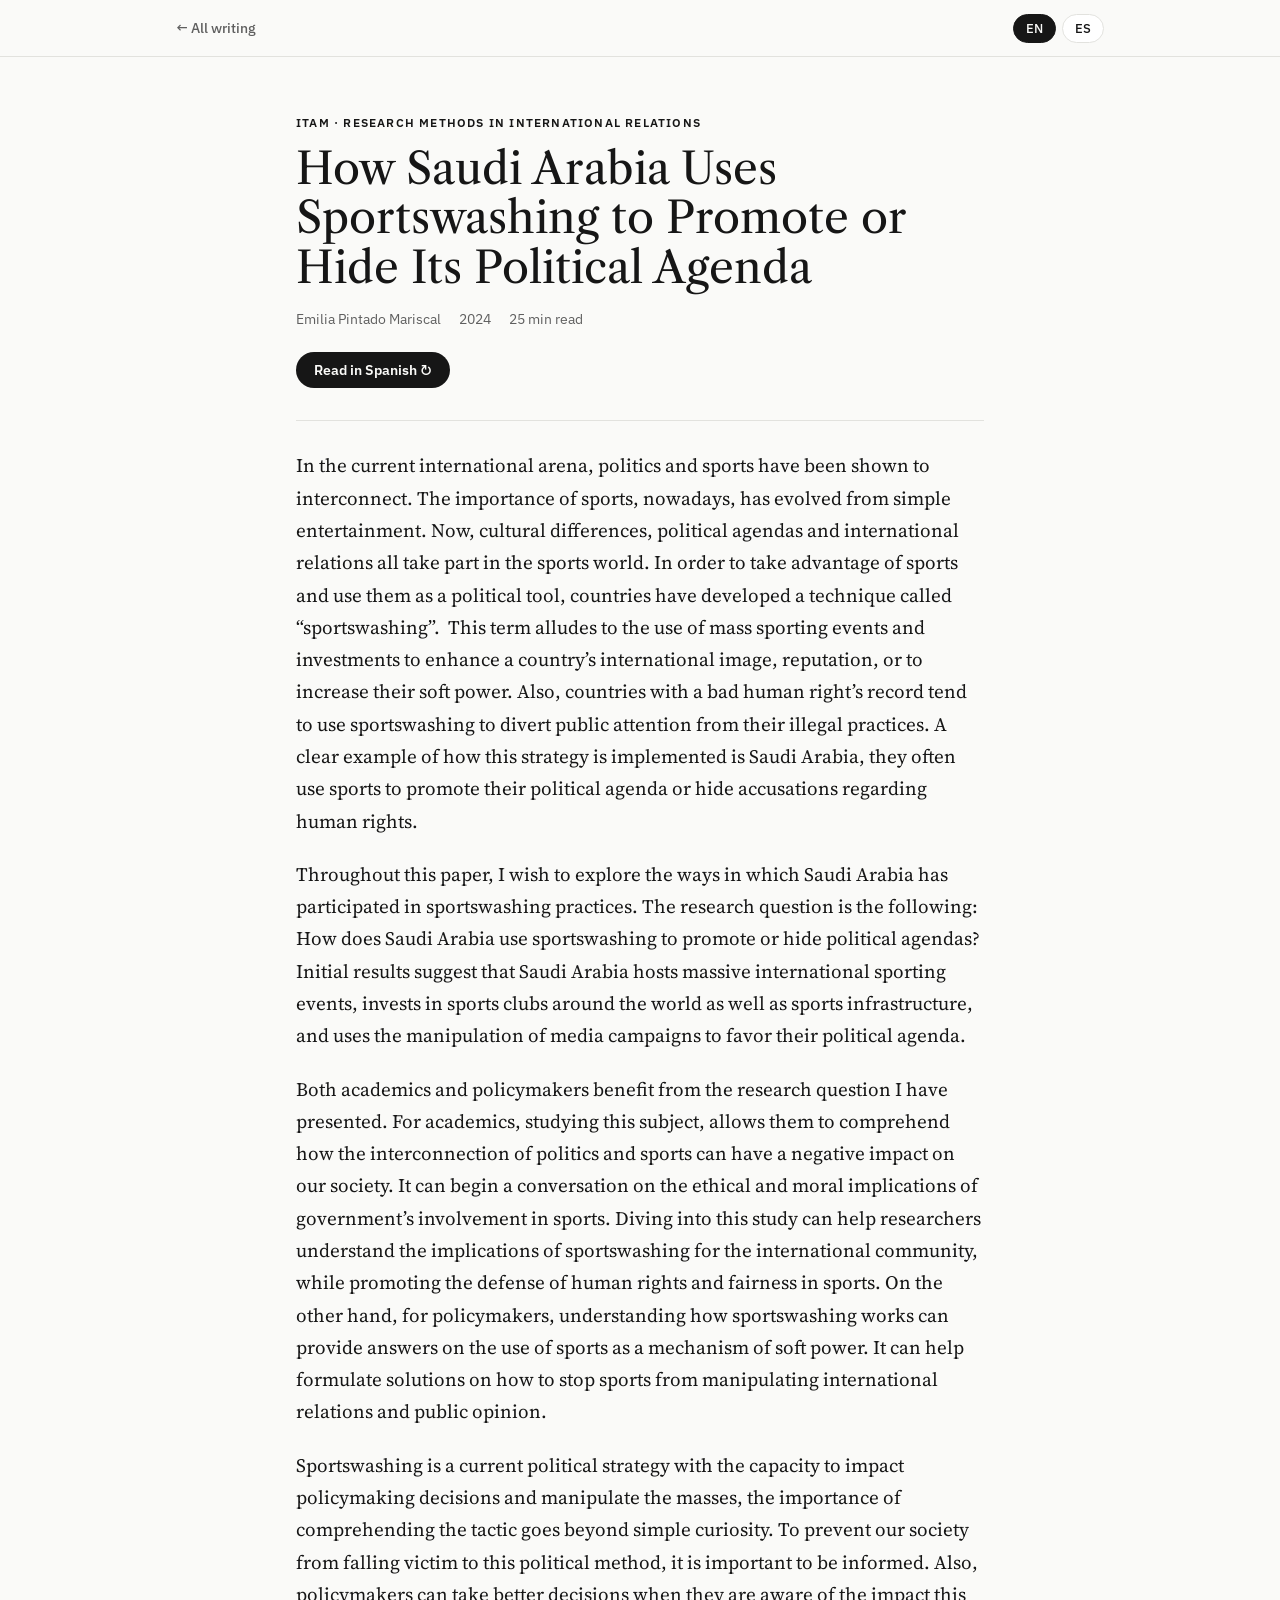
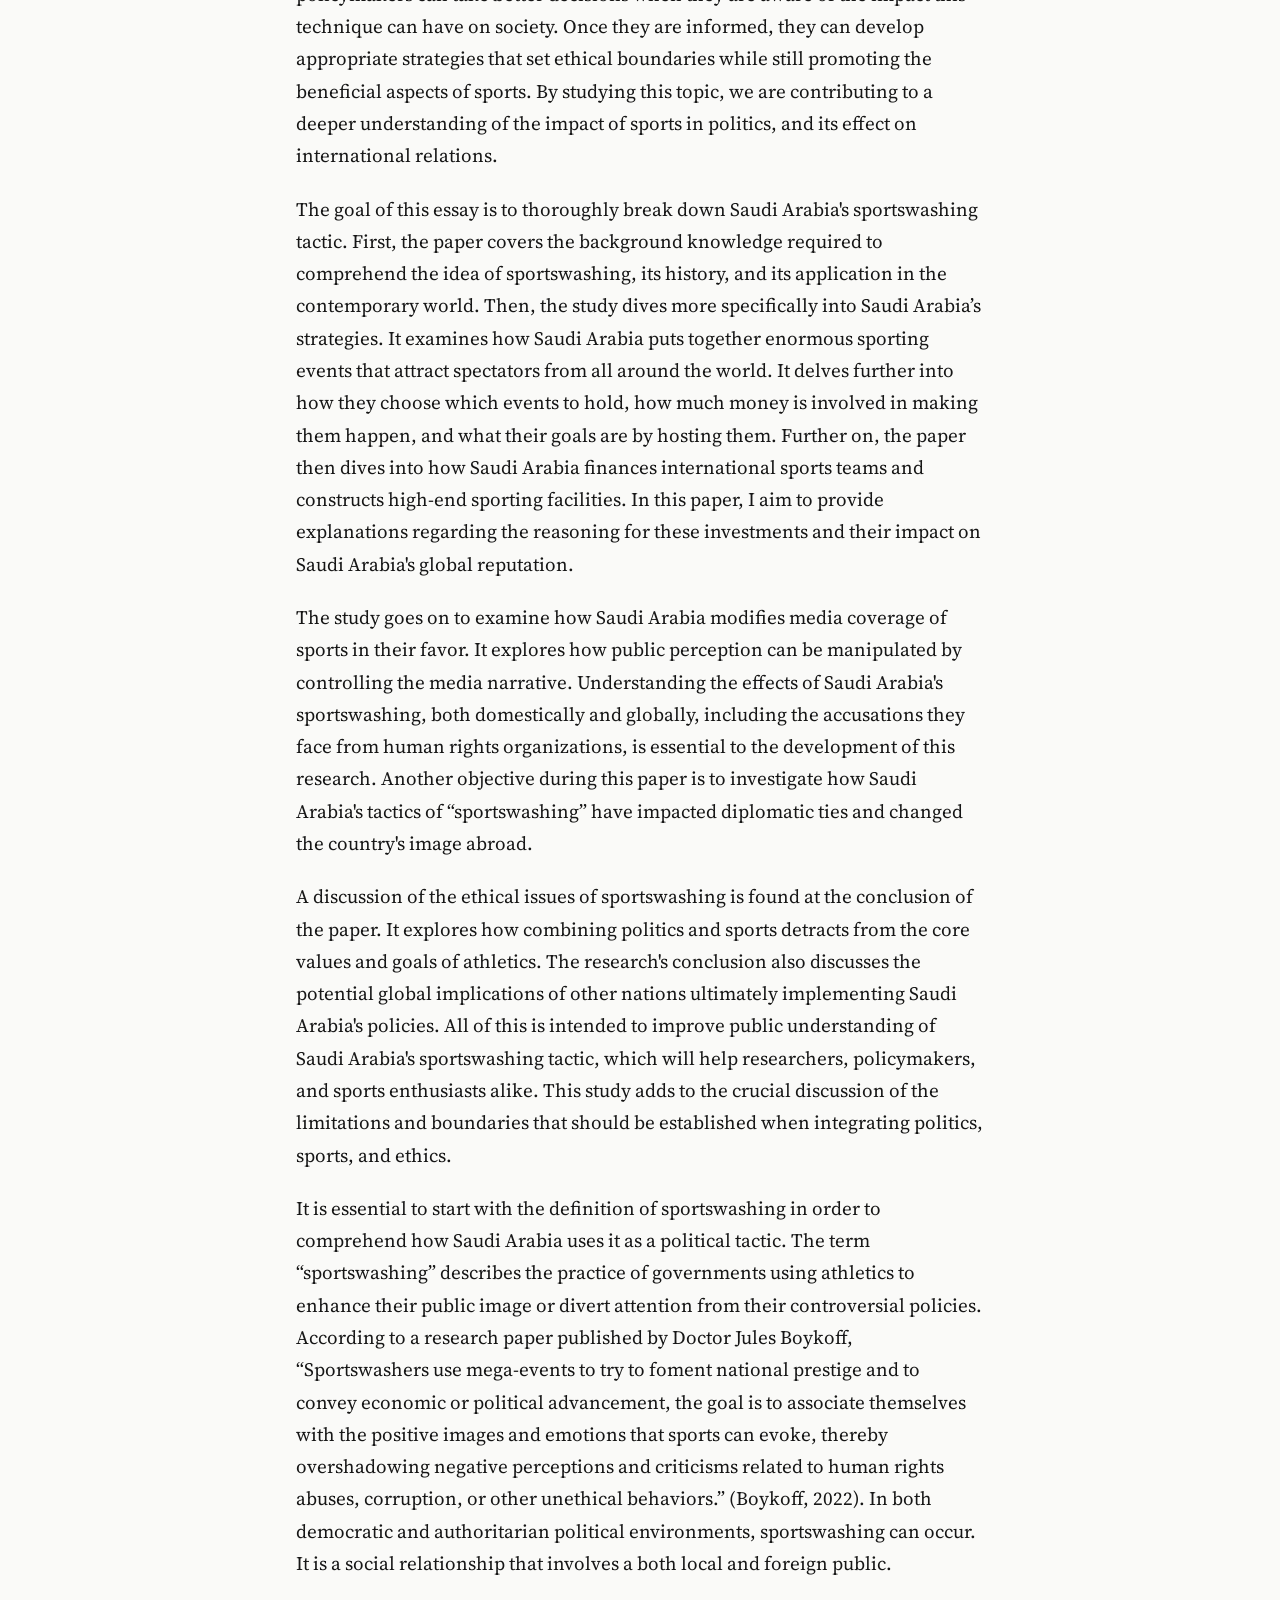
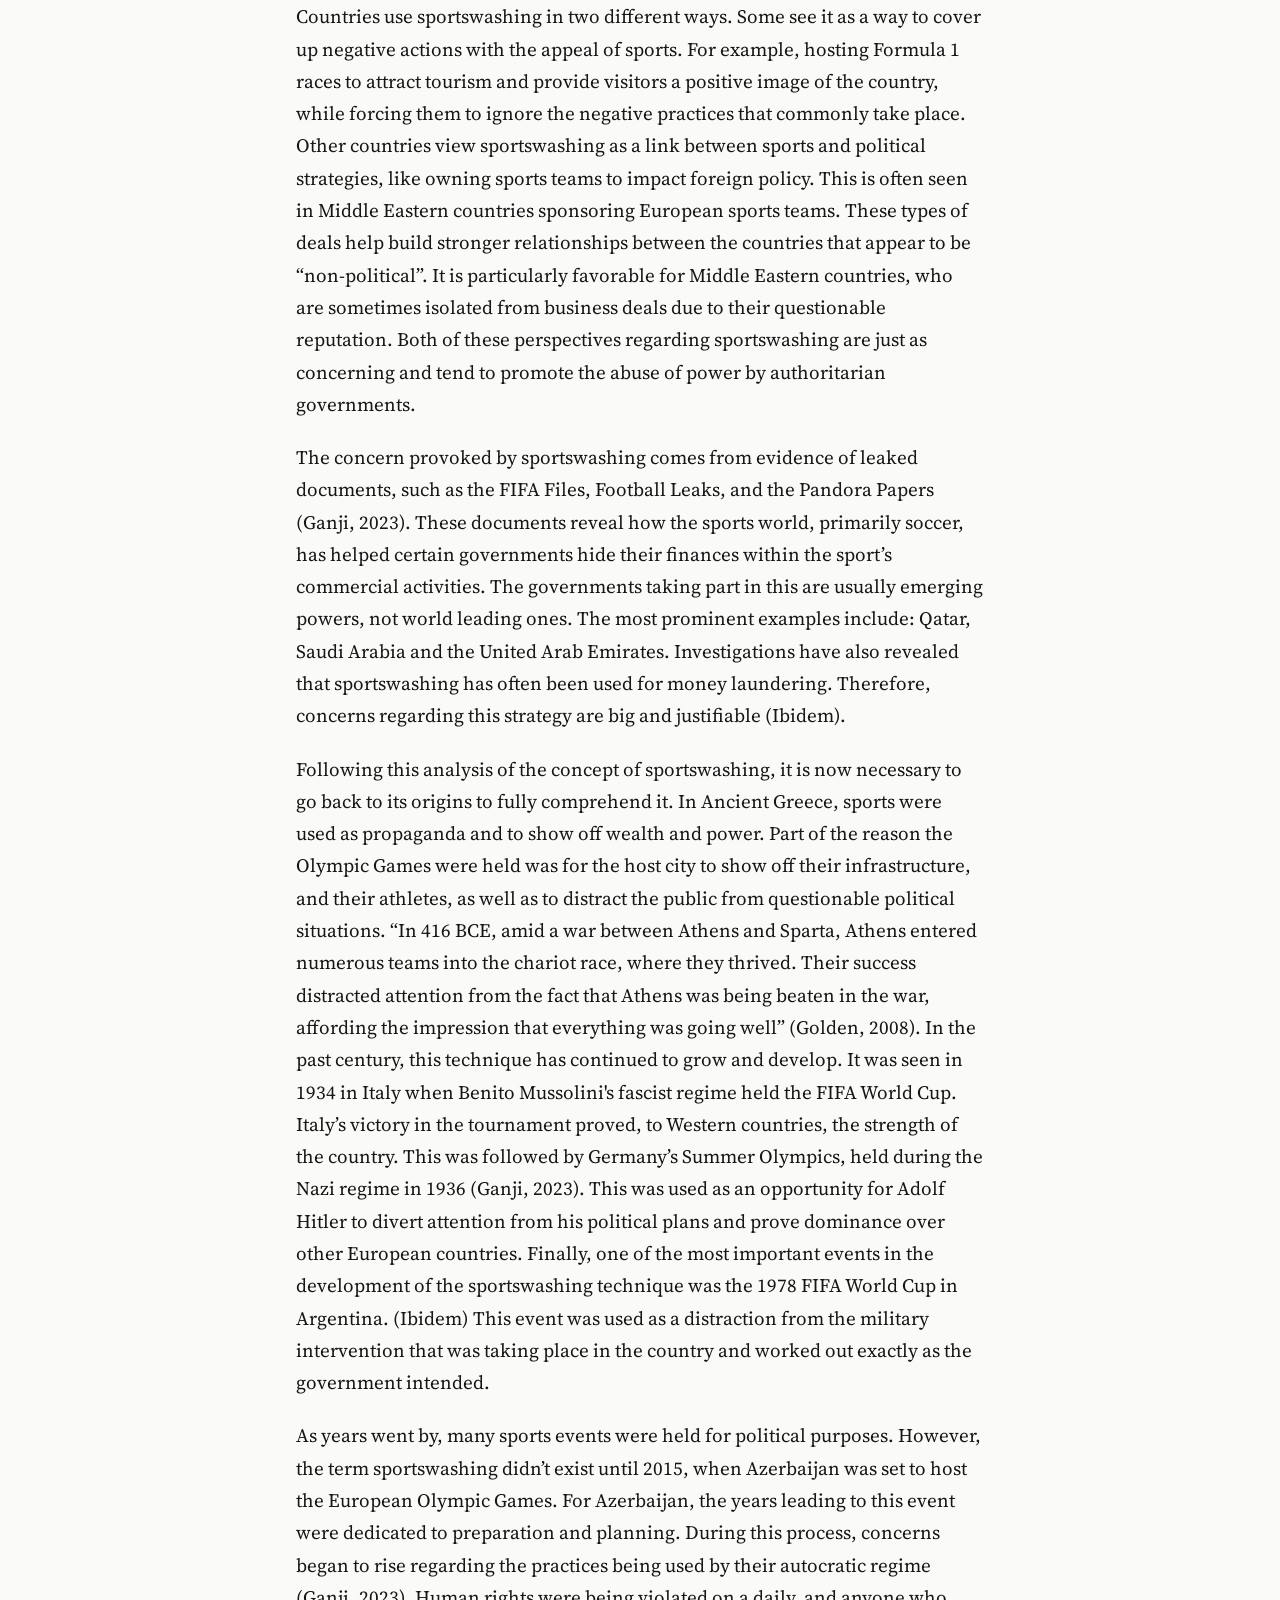
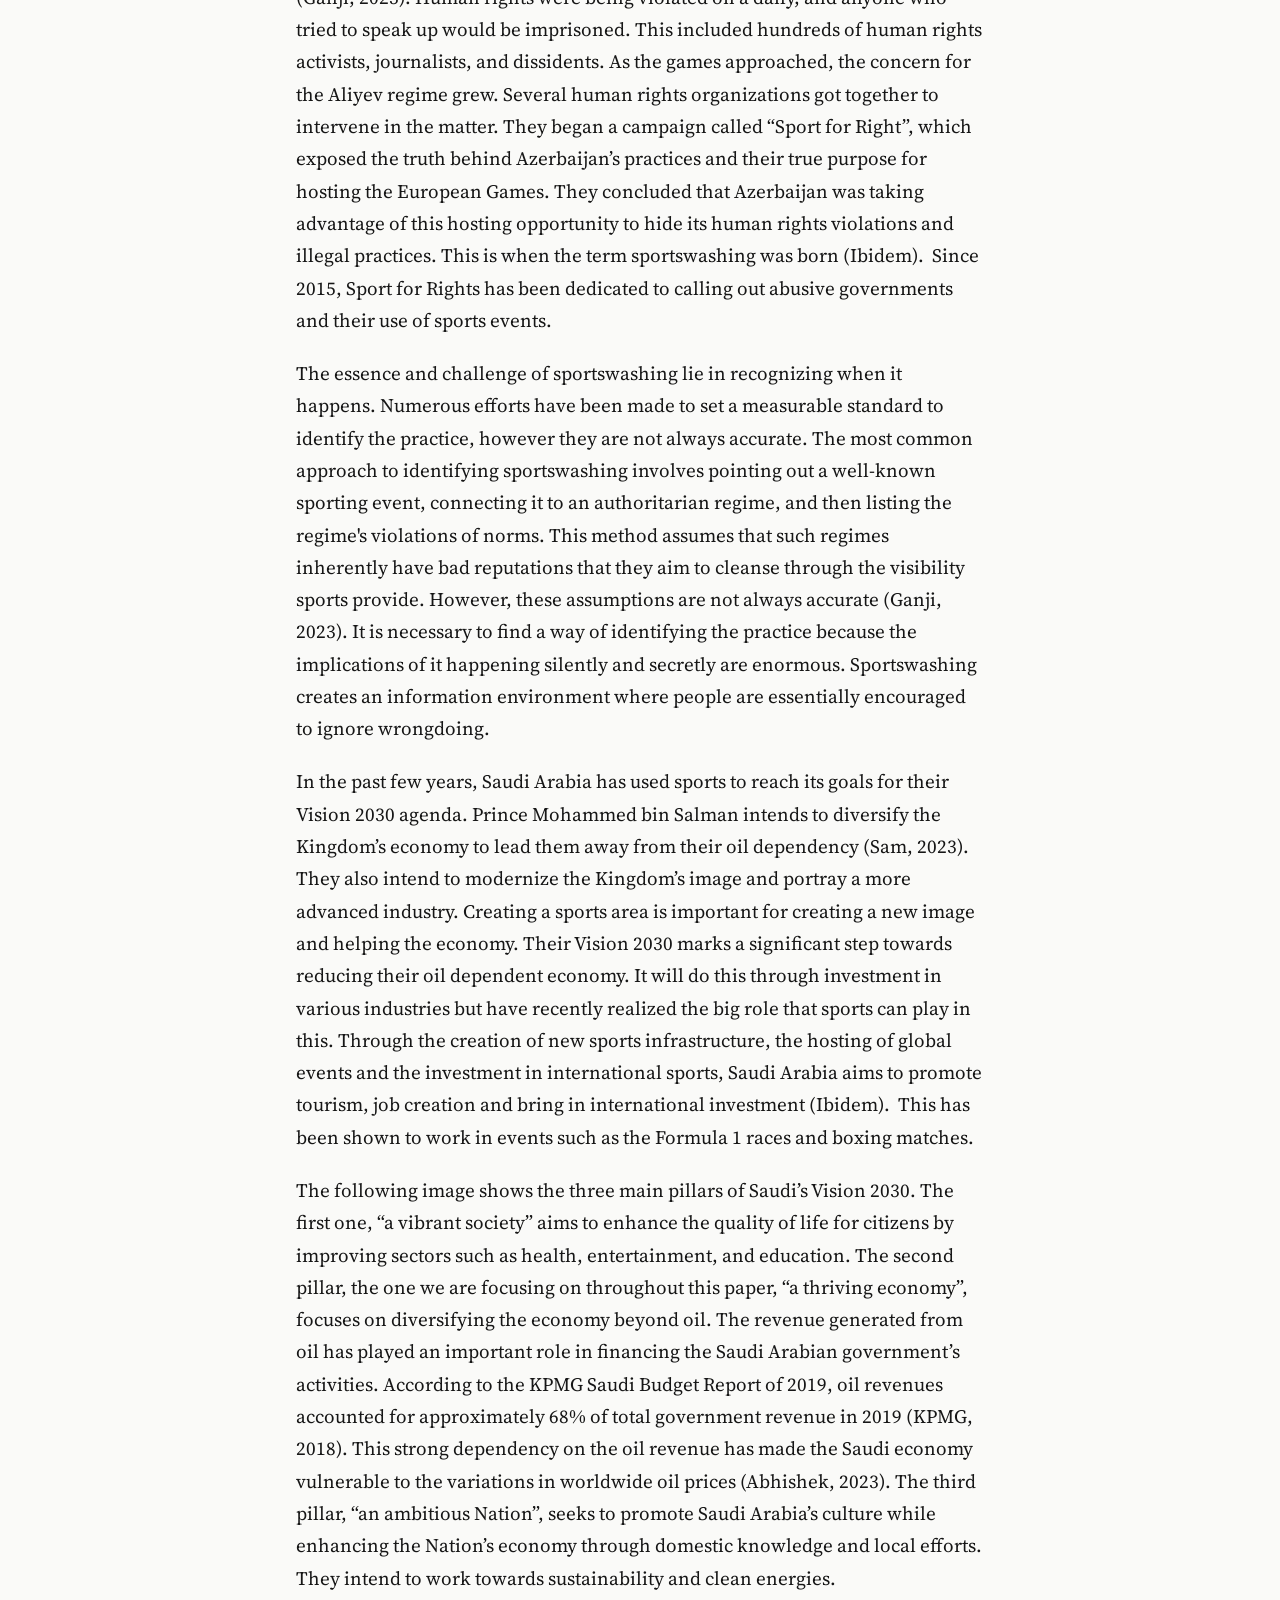
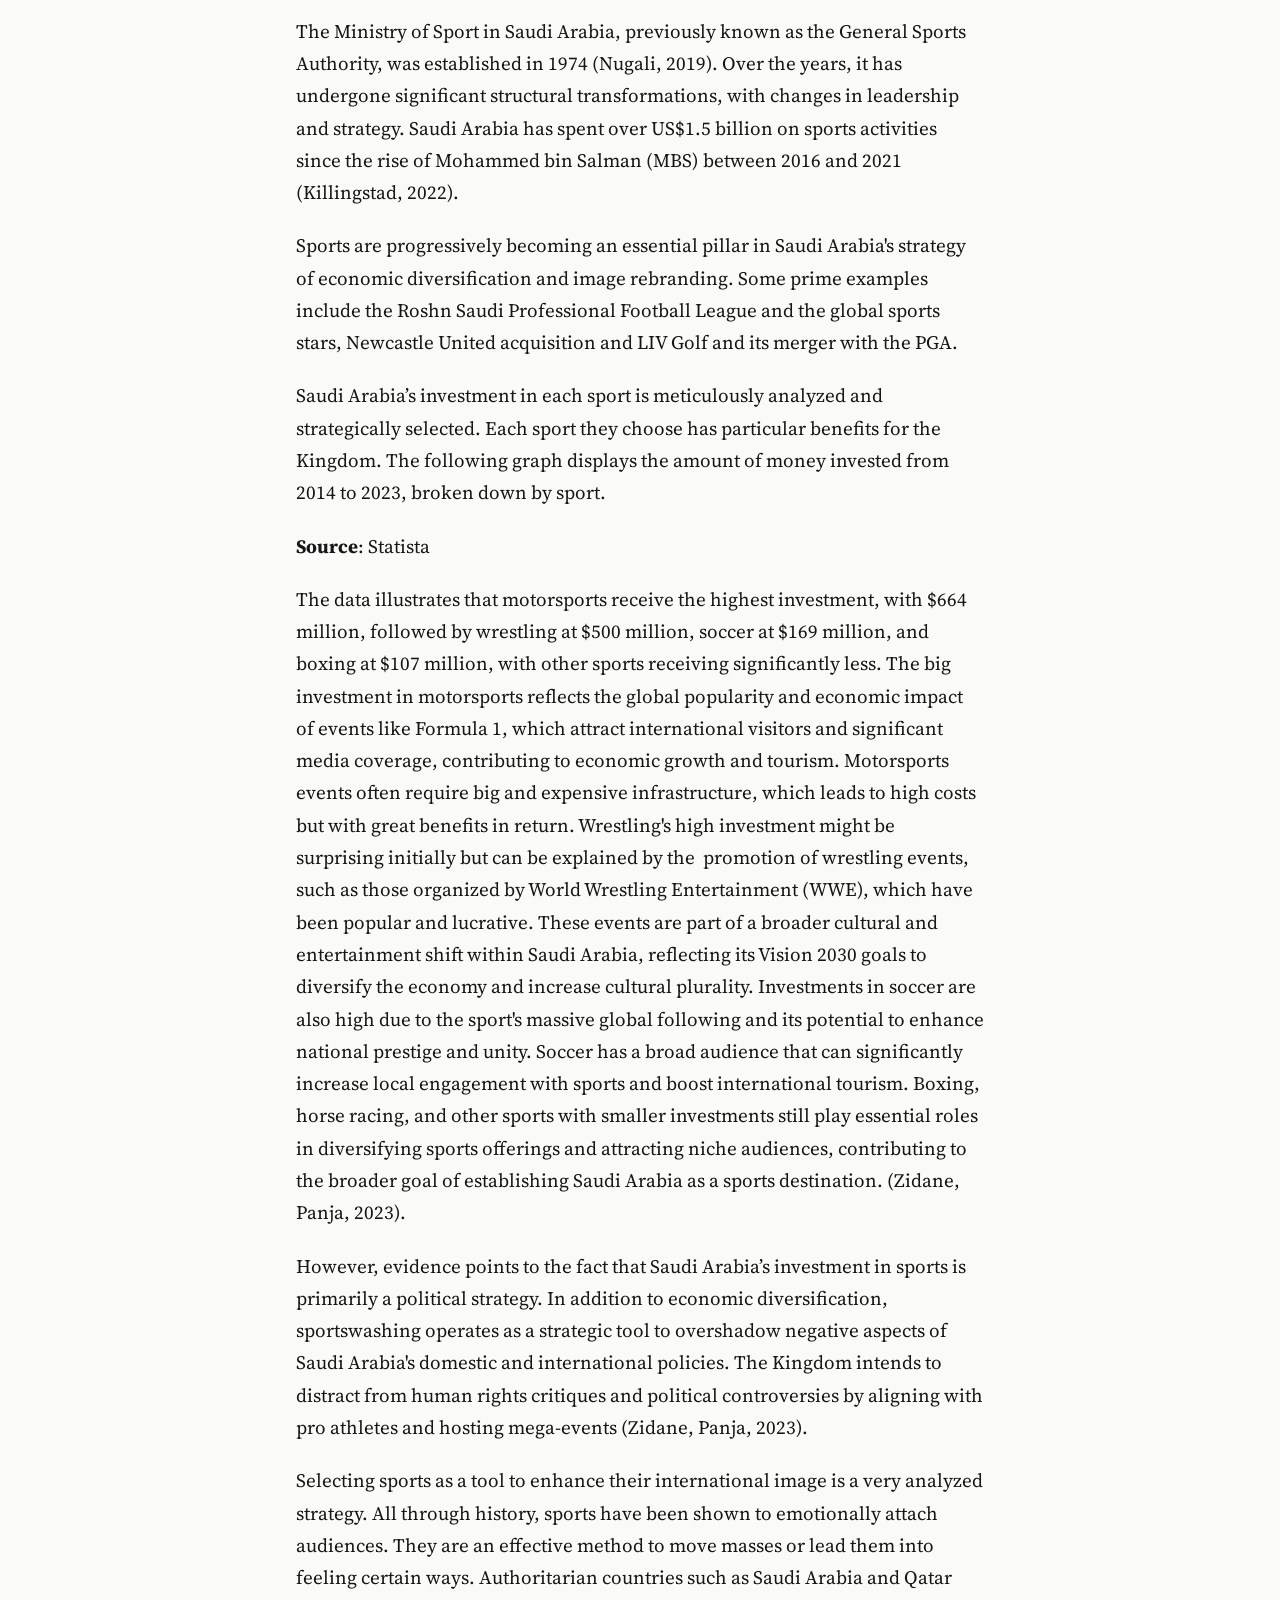
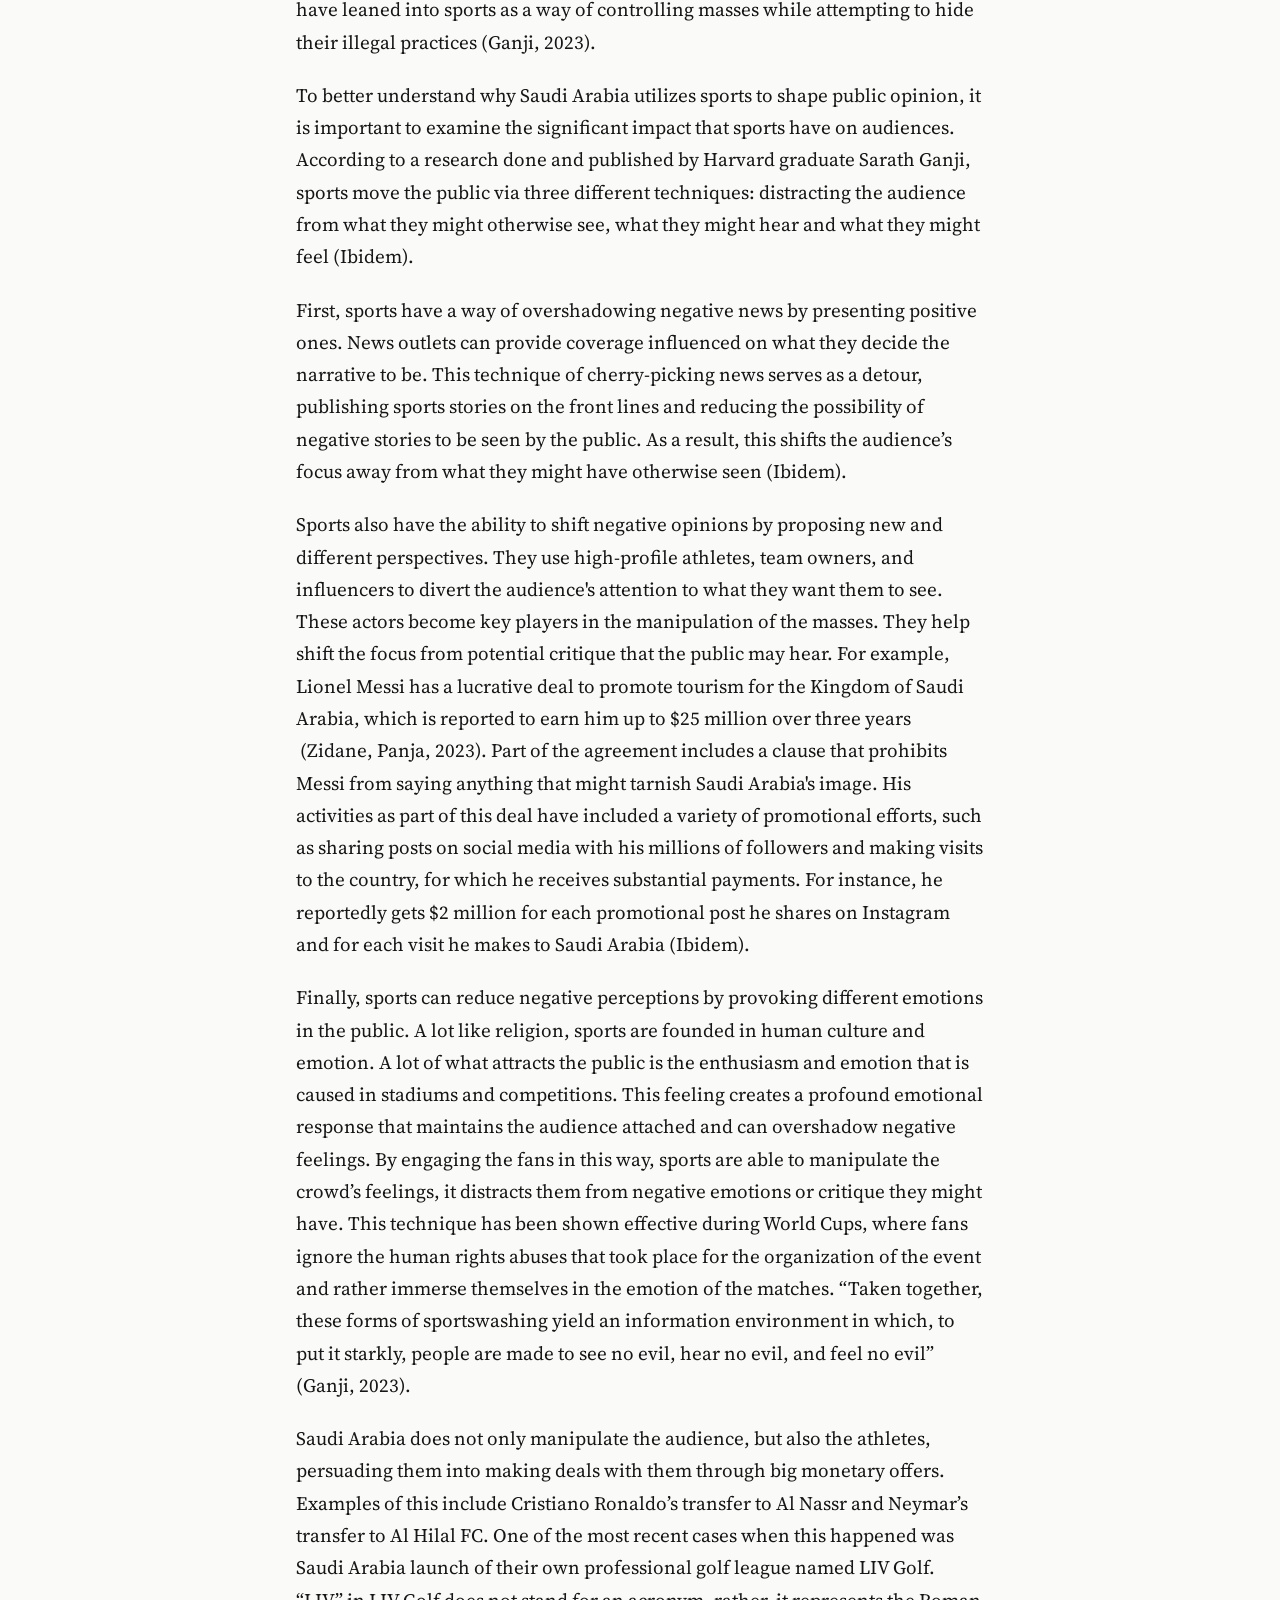
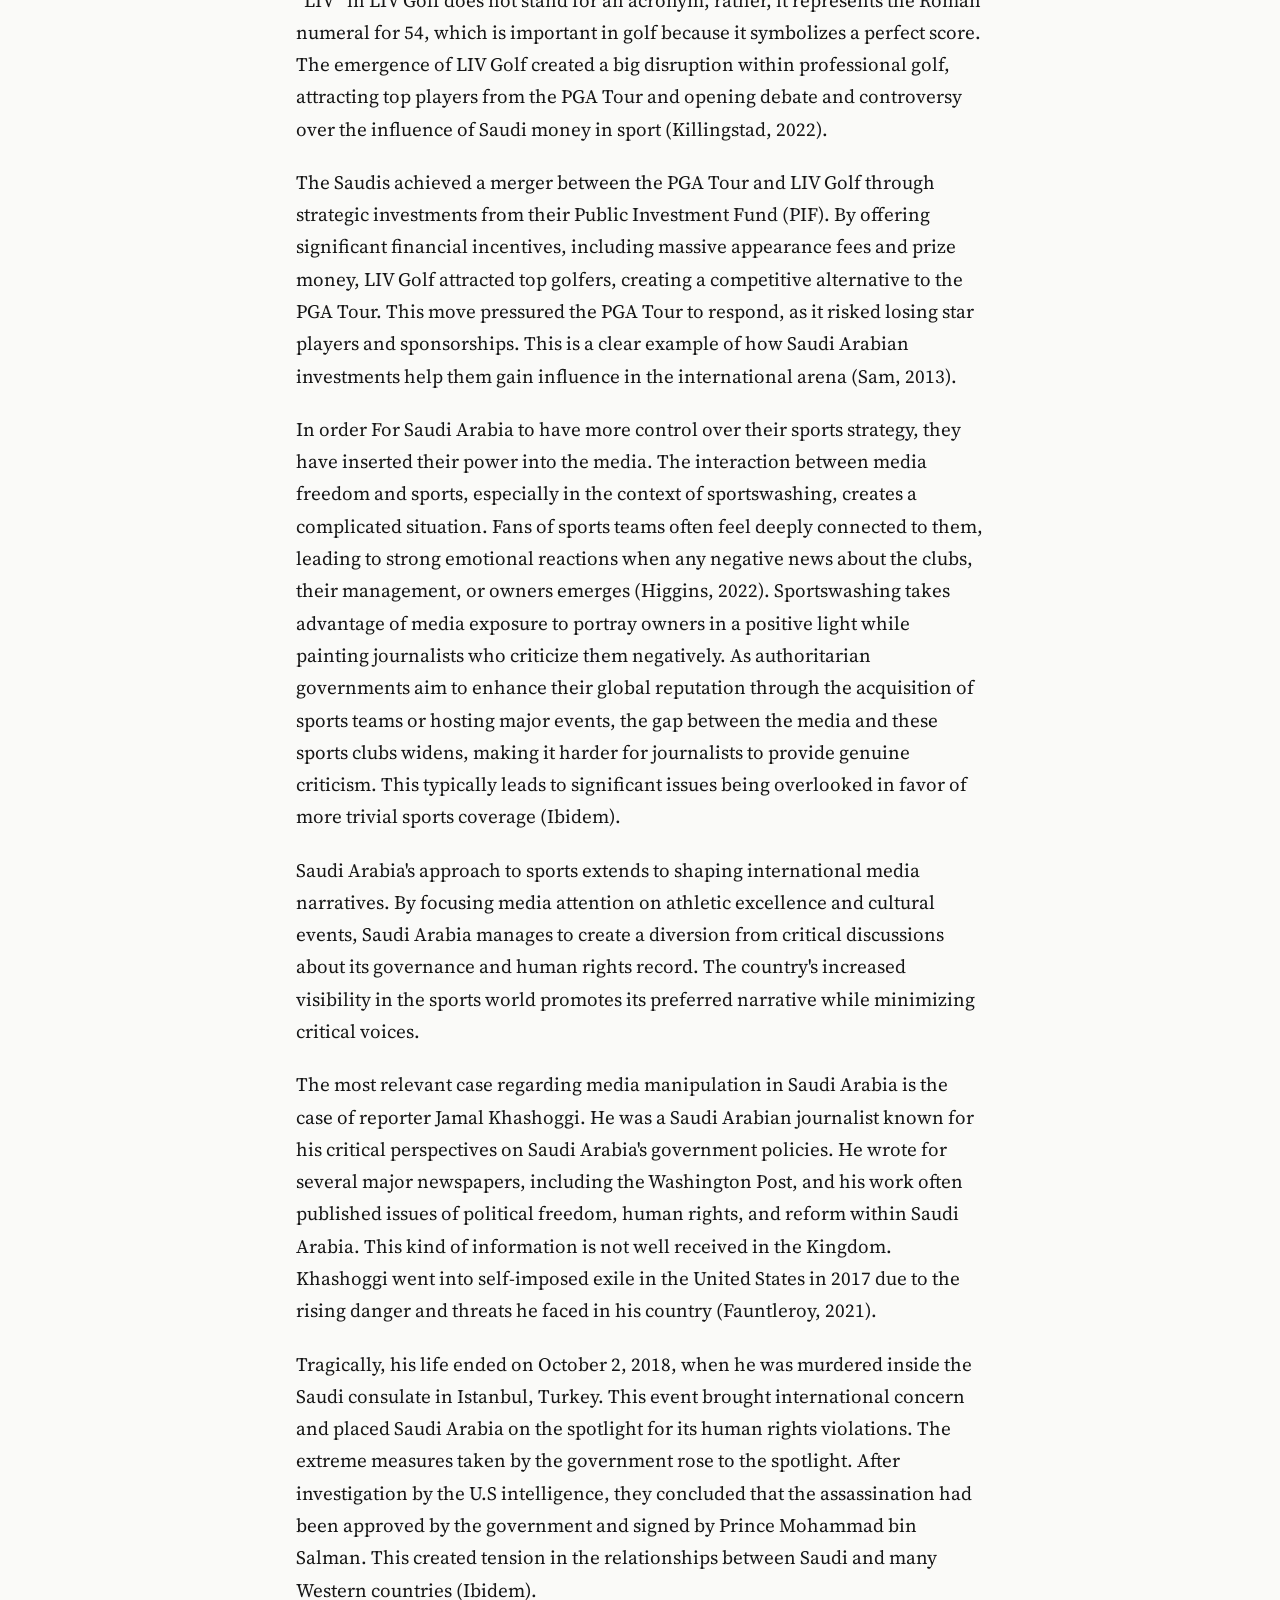
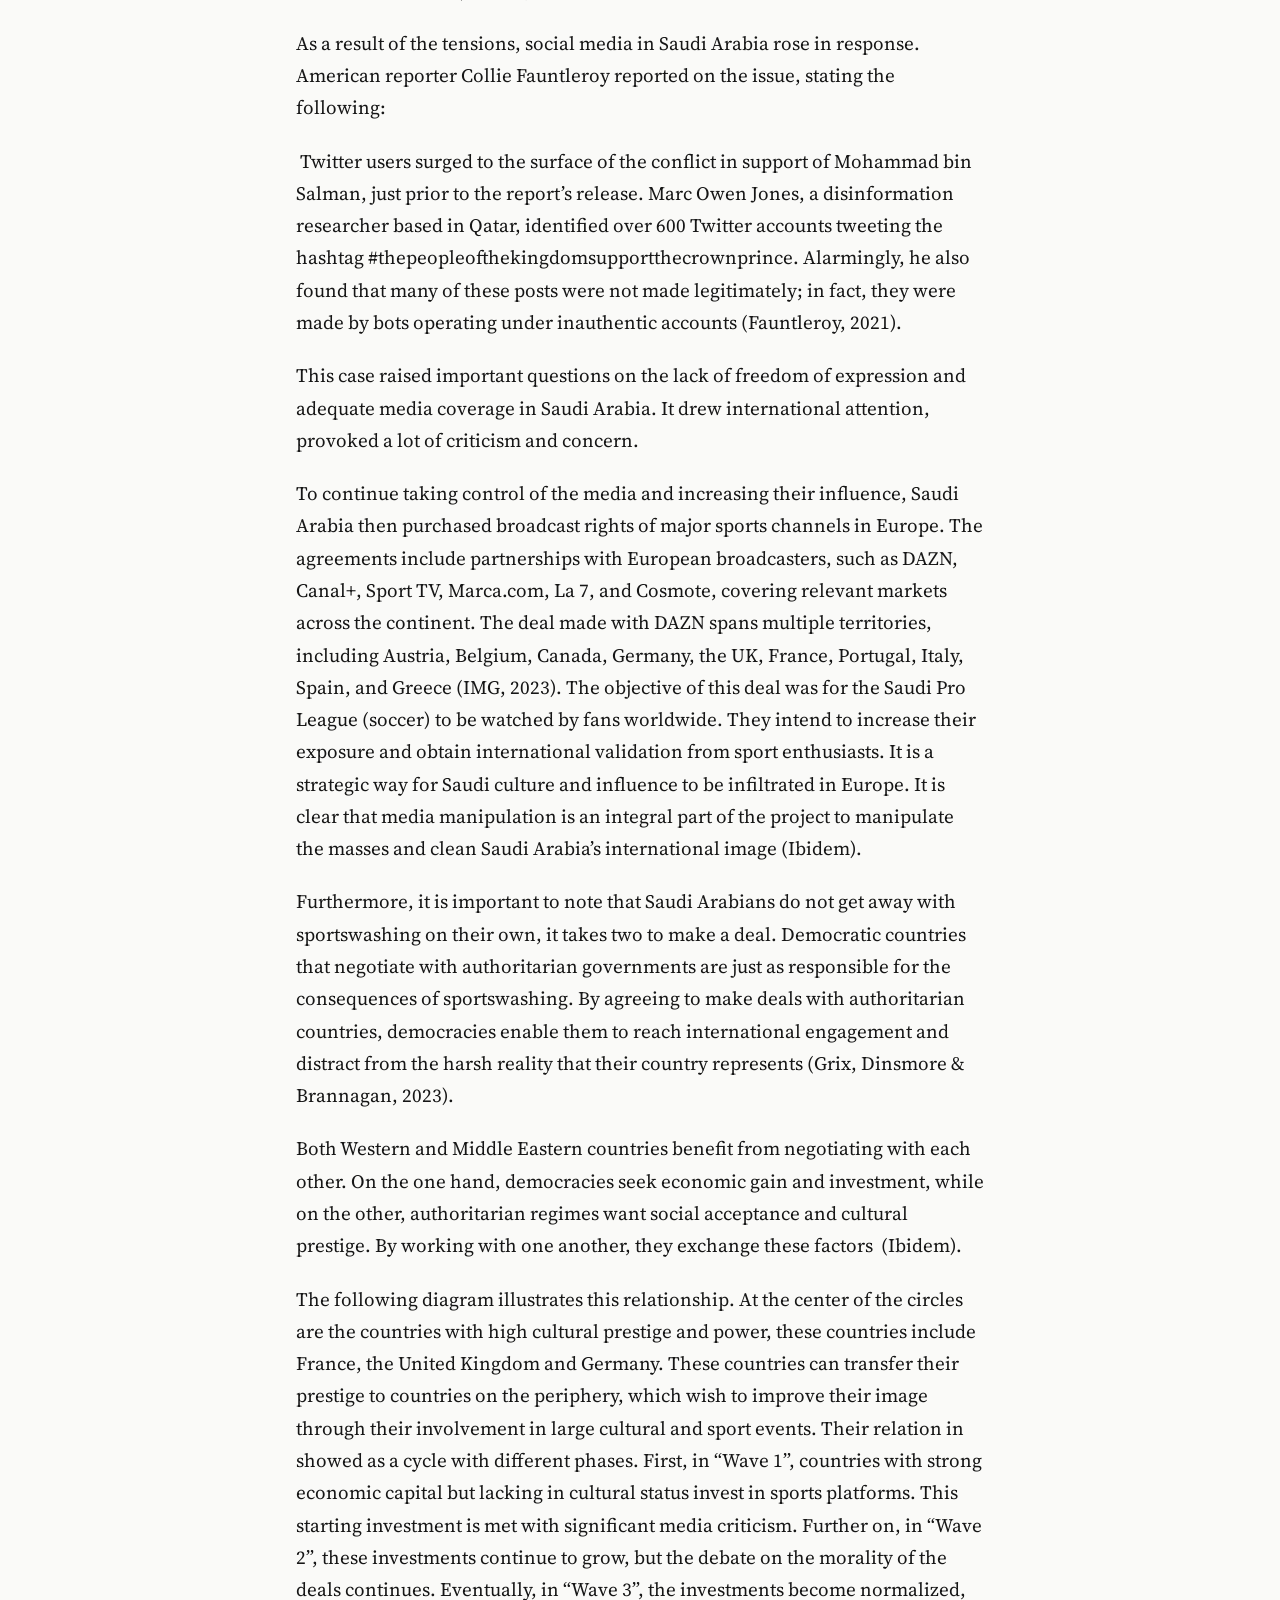
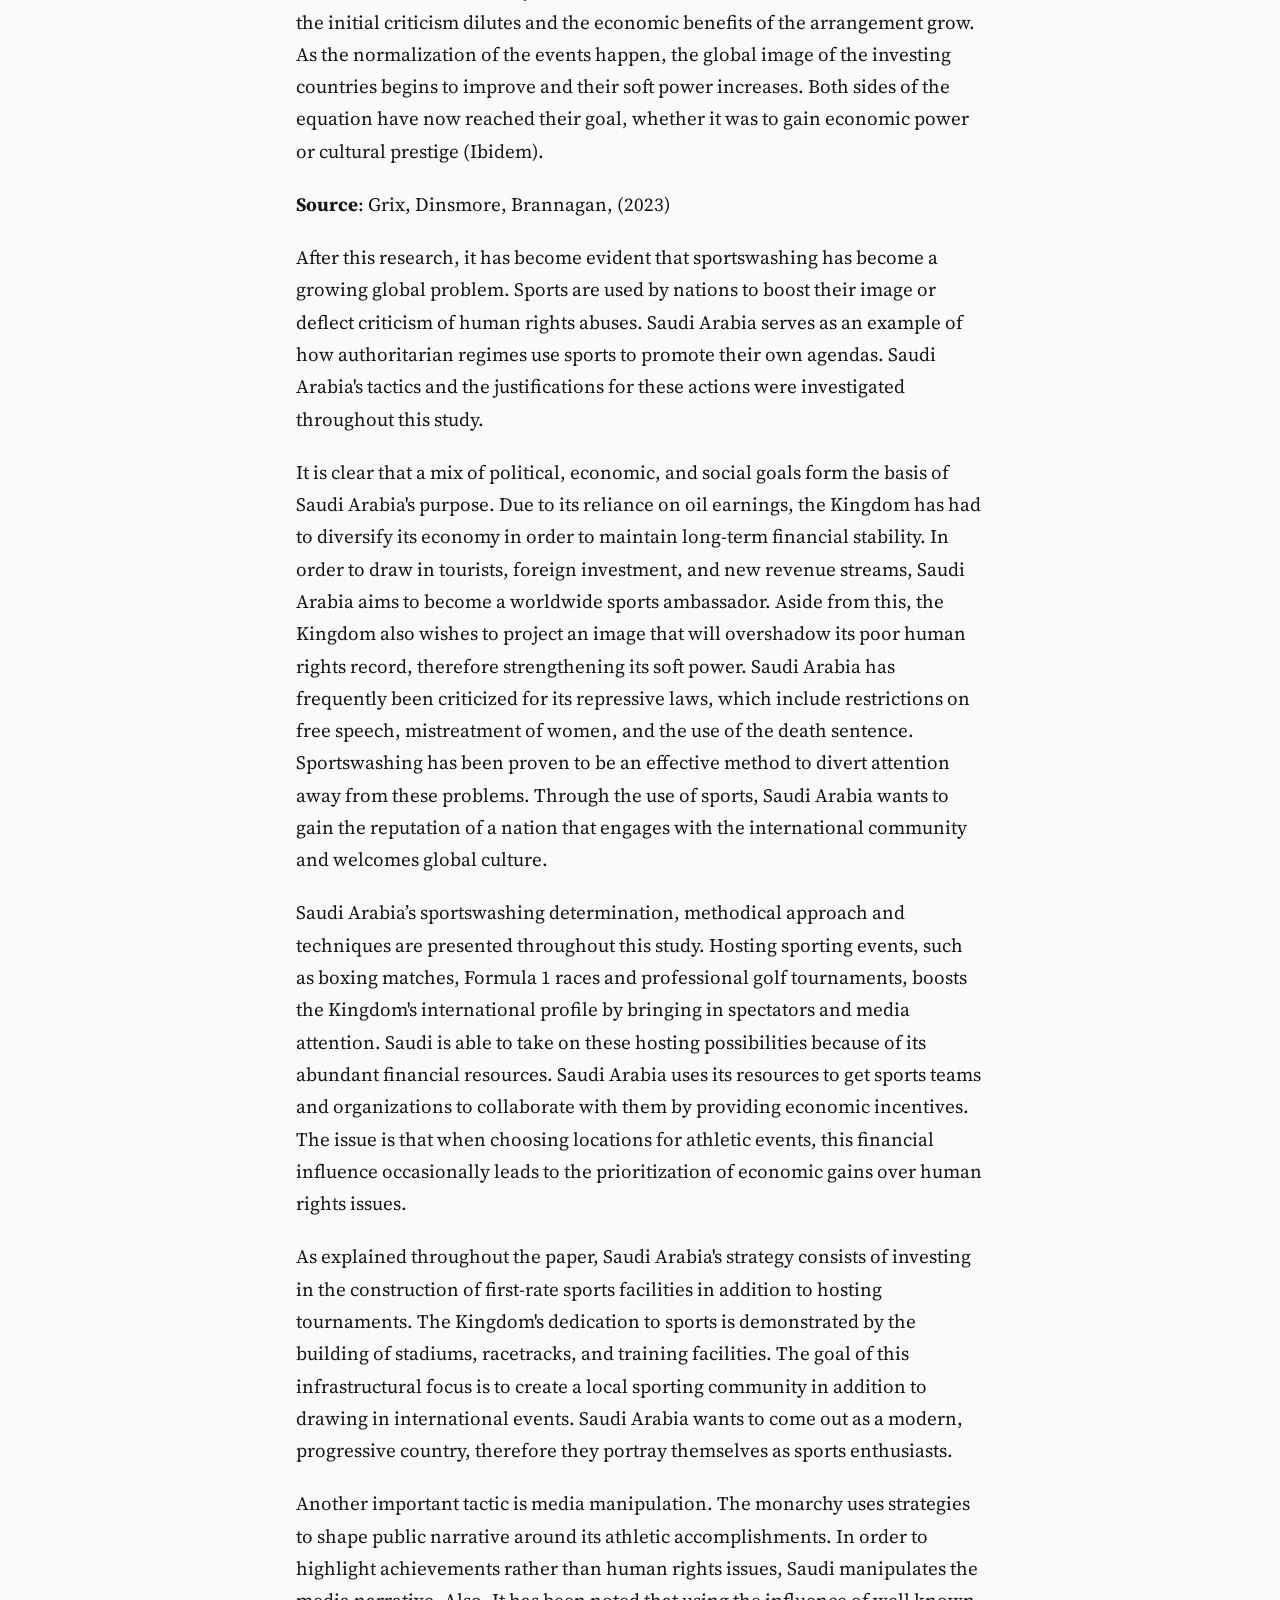
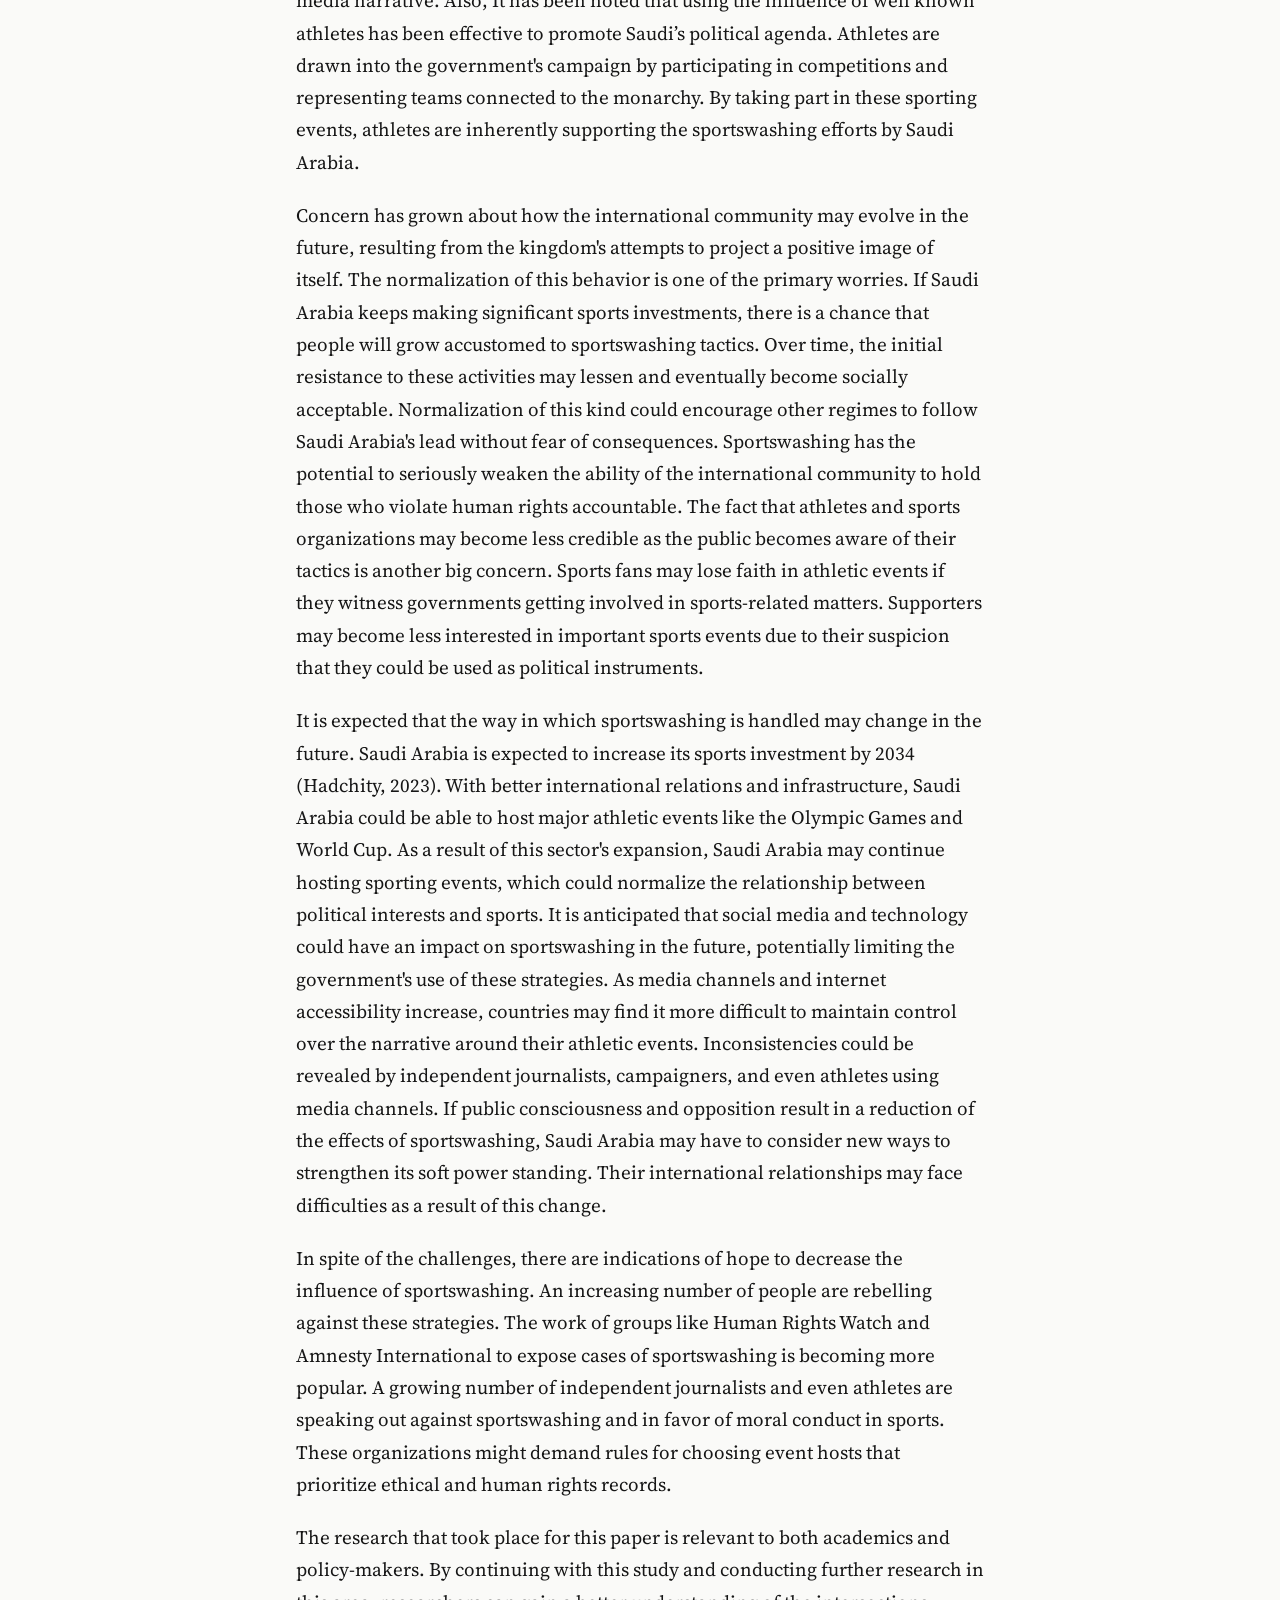
<file: writing/saudi-arabia-sportswashing.html>
<!doctype html>
<html lang="en">
<head>
<meta charset="utf-8">
<meta name="viewport" content="width=device-width, initial-scale=1">
<title>How Saudi Arabia Uses Sportswashing to Promote or Hide Its Political Agenda · Emilia Pintado Mariscal</title>
<link rel="preconnect" href="https://fonts.googleapis.com">
<link rel="preconnect" href="https://fonts.gstatic.com" crossorigin>
<link href="https://fonts.googleapis.com/css2?family=Libre+Caslon+Text:ital,wght@0,400;0,700;1,400&family=IBM+Plex+Sans:wght@400;500;600&family=Source+Serif+4:opsz,wght@8..60,400;8..60,600&display=swap" rel="stylesheet">
<link rel="stylesheet" href="../article.css">
</head>
<body data-orig="en">
<header class="top">
  <div class="wrap">
    <a class="back" href="../index.html" data-en="← All writing" data-es="← Todos los textos">← All writing</a>
    <div class="controls" role="group" aria-label="Language">
      <button class="btn" data-set-lang="en" aria-pressed="true">EN</button>
      <button class="btn" data-set-lang="es" aria-pressed="false">ES</button>
    </div>
  </div>
</header>

<main class="wrap article">
  <p class="eyebrow"><span data-en="ITAM · Research Methods in International Relations" data-es="ITAM · Métodos de Investigación en Relaciones Internacionales">ITAM · Research Methods in International Relations</span></p>
  <h1>How Saudi Arabia Uses Sportswashing to Promote or Hide Its Political Agenda</h1>
  <div class="byline">
    <span>Emilia Pintado Mariscal</span>
    <span data-en="2024" data-es="2024">2024</span>
    <span><span>25</span> <span data-en="min read" data-es="min de lectura">min read</span></span>
  </div>
  <div class="actions">
    <button class="translate" id="translate"></button>
    
  </div>
  <p class="note" id="note" hidden></p>
  <article class="body">
<p>In the current international arena, politics and sports have been shown to interconnect. The importance of sports, nowadays, has evolved from simple entertainment. Now, cultural differences, political agendas and international relations all take part in the sports world. In order to take advantage of sports and use them as a political tool, countries have developed a technique called “sportswashing”.  This term alludes to the use of mass sporting events and investments to enhance a country’s international image, reputation, or to increase their soft power. Also, countries with a bad human right’s record tend to use sportswashing to divert public attention from their illegal practices. A clear example of how this strategy is implemented is Saudi Arabia, they often use sports to promote their political agenda or hide accusations regarding human rights. </p><p>Throughout this paper, I wish to explore the ways in which Saudi Arabia has participated in sportswashing practices. The research question is the following: How does Saudi Arabia use sportswashing to promote or hide political agendas? Initial results suggest that Saudi Arabia hosts massive international sporting events, invests in sports clubs around the world as well as sports infrastructure, and uses the manipulation of media campaigns to favor their political agenda. </p><p>Both academics and policymakers benefit from the research question I have presented. For academics, studying this subject, allows them to comprehend how the interconnection of politics and sports can have a negative impact on our society. It can begin a conversation on the ethical and moral implications of government’s involvement in sports. Diving into this study can help researchers understand the implications of sportswashing for the international community, while promoting the defense of human rights and fairness in sports. On the other hand, for policymakers, understanding how sportswashing works can provide answers on the use of sports as a mechanism of soft power. It can help formulate solutions on how to stop sports from manipulating international relations and public opinion. </p><p>Sportswashing is a current political strategy with the capacity to impact policymaking decisions and manipulate the masses, the importance of comprehending the tactic goes beyond simple curiosity. To prevent our society from falling victim to this political method, it is important to be informed. Also, policymakers can take better decisions when they are aware of the impact this technique can have on society. Once they are informed, they can develop appropriate strategies that set ethical boundaries while still promoting the beneficial aspects of sports. By studying this topic, we are contributing to a deeper understanding of the impact of sports in politics, and its effect on international relations. </p><p>The goal of this essay is to thoroughly break down Saudi Arabia&#x27;s sportswashing tactic. First, the paper covers the background knowledge required to comprehend the idea of sportswashing, its history, and its application in the contemporary world. Then, the study dives more specifically into Saudi Arabia’s strategies. It examines how Saudi Arabia puts together enormous sporting events that attract spectators from all around the world. It delves further into how they choose which events to hold, how much money is involved in making them happen, and what their goals are by hosting them. Further on, the paper then dives into how Saudi Arabia finances international sports teams and constructs high-end sporting facilities. In this paper, I aim to provide explanations regarding the reasoning for these investments and their impact on Saudi Arabia&#x27;s global reputation. </p><p>The study goes on to examine how Saudi Arabia modifies media coverage of sports in their favor. It explores how public perception can be manipulated by controlling the media narrative. Understanding the effects of Saudi Arabia&#x27;s sportswashing, both domestically and globally, including the accusations they face from human rights organizations, is essential to the development of this research. Another objective during this paper is to investigate how Saudi Arabia&#x27;s tactics of “sportswashing” have impacted diplomatic ties and changed the country&#x27;s image abroad.</p><p>A discussion of the ethical issues of sportswashing is found at the conclusion of the paper. It explores how combining politics and sports detracts from the core values and goals of athletics. The research&#x27;s conclusion also discusses the potential global implications of other nations ultimately implementing Saudi Arabia&#x27;s policies. All of this is intended to improve public understanding of Saudi Arabia&#x27;s sportswashing tactic, which will help researchers, policymakers, and sports enthusiasts alike. This study adds to the crucial discussion of the limitations and boundaries that should be established when integrating politics, sports, and ethics.</p><p>It is essential to start with the definition of sportswashing in order to comprehend how Saudi Arabia uses it as a political tactic. The term “sportswashing” describes the practice of governments using athletics to enhance their public image or divert attention from their controversial policies. According to a research paper published by Doctor Jules Boykoff, “Sportswashers use mega-events to try to foment national prestige and to convey economic or political advancement, the goal is to associate themselves with the positive images and emotions that sports can evoke, thereby overshadowing negative perceptions and criticisms related to human rights abuses, corruption, or other unethical behaviors.” (Boykoff, 2022). In both democratic and authoritarian political environments, sportswashing can occur. It is a social relationship that involves a both local and foreign public. </p><p>Countries use sportswashing in two different ways. Some see it as a way to cover up negative actions with the appeal of sports. For example, hosting Formula 1 races to attract tourism and provide visitors a positive image of the country, while forcing them to ignore the negative practices that commonly take place. Other countries view sportswashing as a link between sports and political strategies, like owning sports teams to impact foreign policy. This is often seen in Middle Eastern countries sponsoring European sports teams. These types of deals help build stronger relationships between the countries that appear to be “non-political”. It is particularly favorable for Middle Eastern countries, who are sometimes isolated from business deals due to their questionable reputation. Both of these perspectives regarding sportswashing are just as concerning and tend to promote the abuse of power by authoritarian governments. </p><p>The concern provoked by sportswashing comes from evidence of leaked documents, such as the FIFA Files, Football Leaks, and the Pandora Papers (Ganji, 2023). These documents reveal how the sports world, primarily soccer, has helped certain governments hide their finances within the sport’s commercial activities. The governments taking part in this are usually emerging powers, not world leading ones. The most prominent examples include: Qatar, Saudi Arabia and the United Arab Emirates. Investigations have also revealed that sportswashing has often been used for money laundering. Therefore, concerns regarding this strategy are big and justifiable (Ibidem).</p><p>Following this analysis of the concept of sportswashing, it is now necessary to go back to its origins to fully comprehend it. In Ancient Greece, sports were used as propaganda and to show off wealth and power. Part of the reason the Olympic Games were held was for the host city to show off their infrastructure, and their athletes, as well as to distract the public from questionable political situations. “In 416 BCE, amid a war between Athens and Sparta, Athens entered numerous teams into the chariot race, where they thrived. Their success distracted attention from the fact that Athens was being beaten in the war, affording the impression that everything was going well” (Golden, 2008). In the past century, this technique has continued to grow and develop. It was seen in 1934 in Italy when Benito Mussolini&#x27;s fascist regime held the FIFA World Cup. Italy’s victory in the tournament proved, to Western countries, the strength of the country. This was followed by Germany’s Summer Olympics, held during the Nazi regime in 1936 (Ganji, 2023). This was used as an opportunity for Adolf Hitler to divert attention from his political plans and prove dominance over other European countries. Finally, one of the most important events in the development of the sportswashing technique was the 1978 FIFA World Cup in Argentina. (Ibidem) This event was used as a distraction from the military intervention that was taking place in the country and worked out exactly as the government intended.</p><p>As years went by, many sports events were held for political purposes. However, the term sportswashing didn’t exist until 2015, when Azerbaijan was set to host the European Olympic Games. For Azerbaijan, the years leading to this event were dedicated to preparation and planning. During this process, concerns began to rise regarding the practices being used by their autocratic regime (Ganji, 2023). Human rights were being violated on a daily, and anyone who tried to speak up would be imprisoned. This included hundreds of human rights activists, journalists, and dissidents. As the games approached, the concern for the Aliyev regime grew. Several human rights organizations got together to intervene in the matter. They began a campaign called “Sport for Right”, which exposed the truth behind Azerbaijan’s practices and their true purpose for hosting the European Games. They concluded that Azerbaijan was taking advantage of this hosting opportunity to hide its human rights violations and illegal practices. This is when the term sportswashing was born (Ibidem).  Since 2015, Sport for Rights has been dedicated to calling out abusive governments and their use of sports events. </p><p>The essence and challenge of sportswashing lie in recognizing when it happens. Numerous efforts have been made to set a measurable standard to identify the practice, however they are not always accurate. The most common approach to identifying sportswashing involves pointing out a well-known sporting event, connecting it to an authoritarian regime, and then listing the regime&#x27;s violations of norms. This method assumes that such regimes inherently have bad reputations that they aim to cleanse through the visibility sports provide. However, these assumptions are not always accurate (Ganji, 2023). It is necessary to find a way of identifying the practice because the implications of it happening silently and secretly are enormous. Sportswashing creates an information environment where people are essentially encouraged to ignore wrongdoing. </p><p>In the past few years, Saudi Arabia has used sports to reach its goals for their Vision 2030 agenda. Prince Mohammed bin Salman intends to diversify the Kingdom’s economy to lead them away from their oil dependency (Sam, 2023). They also intend to modernize the Kingdom’s image and portray a more advanced industry. Creating a sports area is important for creating a new image and helping the economy. Their Vision 2030 marks a significant step towards reducing their oil dependent economy. It will do this through investment in various industries but have recently realized the big role that sports can play in this. Through the creation of new sports infrastructure, the hosting of global events and the investment in international sports, Saudi Arabia aims to promote tourism, job creation and bring in international investment (Ibidem).  This has been shown to work in events such as the Formula 1 races and boxing matches.</p><p>The following image shows the three main pillars of Saudi’s Vision 2030. The first one, “a vibrant society” aims to enhance the quality of life for citizens by improving sectors such as health, entertainment, and education. The second pillar, the one we are focusing on throughout this paper, “a thriving economy”, focuses on diversifying the economy beyond oil. The revenue generated from oil has played an important role in financing the Saudi Arabian government’s activities. According to the KPMG Saudi Budget Report of 2019, oil revenues accounted for approximately 68% of total government revenue in 2019 (KPMG, 2018). This strong dependency on the oil revenue has made the Saudi economy vulnerable to the variations in worldwide oil prices (Abhishek, 2023). The third pillar, “an ambitious Nation”, seeks to promote Saudi Arabia’s culture while enhancing the Nation’s economy through domestic knowledge and local efforts. They intend to work towards sustainability and clean energies. </p><p>The Ministry of Sport in Saudi Arabia, previously known as the General Sports Authority, was established in 1974 (Nugali, 2019). Over the years, it has undergone significant structural transformations, with changes in leadership and strategy. Saudi Arabia has spent over US$1.5 billion on sports activities since the rise of Mohammed bin Salman (MBS) between 2016 and 2021 (Killingstad, 2022). </p><p>Sports are progressively becoming an essential pillar in Saudi Arabia&#x27;s strategy of economic diversification and image rebranding. Some prime examples include the Roshn Saudi Professional Football League and the global sports stars, Newcastle United acquisition and LIV Golf and its merger with the PGA.</p><p>Saudi Arabia’s investment in each sport is meticulously analyzed and strategically selected. Each sport they choose has particular benefits for the Kingdom. The following graph displays the amount of money invested from 2014 to 2023, broken down by sport. </p><p><strong>Source</strong>: Statista</p><p>The data illustrates that motorsports receive the highest investment, with $664 million, followed by wrestling at $500 million, soccer at $169 million, and boxing at $107 million, with other sports receiving significantly less. The big investment in motorsports reflects the global popularity and economic impact of events like Formula 1, which attract international visitors and significant media coverage, contributing to economic growth and tourism. Motorsports events often require big and expensive infrastructure, which leads to high costs but with great benefits in return. Wrestling&#x27;s high investment might be surprising initially but can be explained by the  promotion of wrestling events, such as those organized by World Wrestling Entertainment (WWE), which have been popular and lucrative. These events are part of a broader cultural and entertainment shift within Saudi Arabia, reflecting its Vision 2030 goals to diversify the economy and increase cultural plurality. Investments in soccer are also high due to the sport&#x27;s massive global following and its potential to enhance national prestige and unity. Soccer has a broad audience that can significantly increase local engagement with sports and boost international tourism. Boxing, horse racing, and other sports with smaller investments still play essential roles in diversifying sports offerings and attracting niche audiences, contributing to the broader goal of establishing Saudi Arabia as a sports destination. (Zidane, Panja, 2023).</p><p>However, evidence points to the fact that Saudi Arabia’s investment in sports is primarily a political strategy. In addition to economic diversification, sportswashing operates as a strategic tool to overshadow negative aspects of Saudi Arabia&#x27;s domestic and international policies. The Kingdom intends to distract from human rights critiques and political controversies by aligning with pro athletes and hosting mega-events (Zidane, Panja, 2023).</p><p>Selecting sports as a tool to enhance their international image is a very analyzed strategy. All through history, sports have been shown to emotionally attach audiences. They are an effective method to move masses or lead them into feeling certain ways. Authoritarian countries such as Saudi Arabia and Qatar have leaned into sports as a way of controlling masses while attempting to hide their illegal practices (Ganji, 2023).</p><p>To better understand why Saudi Arabia utilizes sports to shape public opinion, it is important to examine the significant impact that sports have on audiences. According to a research done and published by Harvard graduate Sarath Ganji, sports move the public via three different techniques: distracting the audience from what they might otherwise see, what they might hear and what they might feel (Ibidem).</p><p>First, sports have a way of overshadowing negative news by presenting positive ones. News outlets can provide coverage influenced on what they decide the narrative to be. This technique of cherry-picking news serves as a detour, publishing sports stories on the front lines and reducing the possibility of negative stories to be seen by the public. As a result, this shifts the audience’s focus away from what they might have otherwise seen (Ibidem).</p><p>Sports also have the ability to shift negative opinions by proposing new and different perspectives. They use high-profile athletes, team owners, and influencers to divert the audience&#x27;s attention to what they want them to see. These actors become key players in the manipulation of the masses. They help shift the focus from potential critique that the public may hear. For example, Lionel Messi has a lucrative deal to promote tourism for the Kingdom of Saudi Arabia, which is reported to earn him up to $25 million over three years  (Zidane, Panja, 2023). Part of the agreement includes a clause that prohibits Messi from saying anything that might tarnish Saudi Arabia&#x27;s image. His activities as part of this deal have included a variety of promotional efforts, such as sharing posts on social media with his millions of followers and making visits to the country, for which he receives substantial payments. For instance, he reportedly gets $2 million for each promotional post he shares on Instagram and for each visit he makes to Saudi Arabia (Ibidem).</p><p>Finally, sports can reduce negative perceptions by provoking different emotions in the public. A lot like religion, sports are founded in human culture and emotion. A lot of what attracts the public is the enthusiasm and emotion that is caused in stadiums and competitions. This feeling creates a profound emotional response that maintains the audience attached and can overshadow negative feelings. By engaging the fans in this way, sports are able to manipulate the crowd’s feelings, it distracts them from negative emotions or critique they might have. This technique has been shown effective during World Cups, where fans ignore the human rights abuses that took place for the organization of the event and rather immerse themselves in the emotion of the matches. “Taken together, these forms of sportswashing yield an information environment in which, to put it starkly, people are made to see no evil, hear no evil, and feel no evil” (Ganji, 2023).</p><p>Saudi Arabia does not only manipulate the audience, but also the athletes, persuading them into making deals with them through big monetary offers. Examples of this include Cristiano Ronaldo’s transfer to Al Nassr and Neymar’s transfer to Al Hilal FC. One of the most recent cases when this happened was Saudi Arabia launch of their own professional golf league named LIV Golf. “LIV” in LIV Golf does not stand for an acronym, rather, it represents the Roman numeral for 54, which is important in golf because it symbolizes a perfect score. The emergence of LIV Golf created a big disruption within professional golf, attracting top players from the PGA Tour and opening debate and controversy over the influence of Saudi money in sport (Killingstad, 2022).</p><p>The Saudis achieved a merger between the PGA Tour and LIV Golf through strategic investments from their Public Investment Fund (PIF). By offering significant financial incentives, including massive appearance fees and prize money, LIV Golf attracted top golfers, creating a competitive alternative to the PGA Tour. This move pressured the PGA Tour to respond, as it risked losing star players and sponsorships. This is a clear example of how Saudi Arabian investments help them gain influence in the international arena (Sam, 2013).</p><p>In order For Saudi Arabia to have more control over their sports strategy, they have inserted their power into the media. The interaction between media freedom and sports, especially in the context of sportswashing, creates a complicated situation. Fans of sports teams often feel deeply connected to them, leading to strong emotional reactions when any negative news about the clubs, their management, or owners emerges (Higgins, 2022). Sportswashing takes advantage of media exposure to portray owners in a positive light while painting journalists who criticize them negatively. As authoritarian governments aim to enhance their global reputation through the acquisition of sports teams or hosting major events, the gap between the media and these sports clubs widens, making it harder for journalists to provide genuine criticism. This typically leads to significant issues being overlooked in favor of more trivial sports coverage (Ibidem).</p><p>Saudi Arabia&#x27;s approach to sports extends to shaping international media narratives. By focusing media attention on athletic excellence and cultural events, Saudi Arabia manages to create a diversion from critical discussions about its governance and human rights record. The country&#x27;s increased visibility in the sports world promotes its preferred narrative while minimizing critical voices.</p><p>The most relevant case regarding media manipulation in Saudi Arabia is the case of reporter Jamal Khashoggi. He was a Saudi Arabian journalist known for his critical perspectives on Saudi Arabia&#x27;s government policies. He wrote for several major newspapers, including the Washington Post, and his work often published issues of political freedom, human rights, and reform within Saudi Arabia. This kind of information is not well received in the Kingdom. Khashoggi went into self-imposed exile in the United States in 2017 due to the rising danger and threats he faced in his country (Fauntleroy, 2021).</p><p>Tragically, his life ended on October 2, 2018, when he was murdered inside the Saudi consulate in Istanbul, Turkey. This event brought international concern and placed Saudi Arabia on the spotlight for its human rights violations. The extreme measures taken by the government rose to the spotlight. After investigation by the U.S intelligence, they concluded that the assassination had been approved by the government and signed by Prince Mohammad bin Salman. This created tension in the relationships between Saudi and many Western countries (Ibidem).</p><p>As a result of the tensions, social media in Saudi Arabia rose in response. American reporter Collie Fauntleroy reported on the issue, stating the following:</p><p> Twitter users surged to the surface of the conflict in support of Mohammad bin Salman, just prior to the report’s release. Marc Owen Jones, a disinformation researcher based in Qatar, identified over 600 Twitter accounts tweeting the hashtag #thepeopleofthekingdomsupportthecrownprince. Alarmingly, he also found that many of these posts were not made legitimately; in fact, they were made by bots operating under inauthentic accounts (Fauntleroy, 2021). </p><p>This case raised important questions on the lack of freedom of expression and adequate media coverage in Saudi Arabia. It drew international attention, provoked a lot of criticism and concern. </p><p>To continue taking control of the media and increasing their influence, Saudi Arabia then purchased broadcast rights of major sports channels in Europe. The agreements include partnerships with European broadcasters, such as DAZN, Canal+, Sport TV, Marca.com, La 7, and Cosmote, covering relevant markets across the continent. The deal made with DAZN spans multiple territories, including Austria, Belgium, Canada, Germany, the UK, France, Portugal, Italy, Spain, and Greece (IMG, 2023). The objective of this deal was for the Saudi Pro League (soccer) to be watched by fans worldwide. They intend to increase their exposure and obtain international validation from sport enthusiasts. It is a strategic way for Saudi culture and influence to be infiltrated in Europe. It is clear that media manipulation is an integral part of the project to manipulate the masses and clean Saudi Arabia’s international image (Ibidem).</p><p>Furthermore, it is important to note that Saudi Arabians do not get away with sportswashing on their own, it takes two to make a deal. Democratic countries that negotiate with authoritarian governments are just as responsible for the consequences of sportswashing. By agreeing to make deals with authoritarian countries, democracies enable them to reach international engagement and distract from the harsh reality that their country represents (Grix, Dinsmore &amp; Brannagan, 2023).</p><p>Both Western and Middle Eastern countries benefit from negotiating with each other. On the one hand, democracies seek economic gain and investment, while on the other, authoritarian regimes want social acceptance and cultural prestige. By working with one another, they exchange these factors  (Ibidem).</p><p>The following diagram illustrates this relationship. At the center of the circles are the countries with high cultural prestige and power, these countries include France, the United Kingdom and Germany. These countries can transfer their prestige to countries on the periphery, which wish to improve their image through their involvement in large cultural and sport events. Their relation in showed as a cycle with different phases. First, in “Wave 1”, countries with strong economic capital but lacking in cultural status invest in sports platforms. This starting investment is met with significant media criticism. Further on, in “Wave 2”, these investments continue to grow, but the debate on the morality of the deals continues. Eventually, in “Wave 3”, the investments become normalized, the initial criticism dilutes and the economic benefits of the arrangement grow. As the normalization of the events happen, the global image of the investing countries begins to improve and their soft power increases. Both sides of the equation have now reached their goal, whether it was to gain economic power or cultural prestige (Ibidem).</p><p><strong>Source</strong>: Grix, Dinsmore, Brannagan, (2023)</p><p>After this research, it has become evident that sportswashing has become a growing global problem. Sports are used by nations to boost their image or deflect criticism of human rights abuses. Saudi Arabia serves as an example of how authoritarian regimes use sports to promote their own agendas. Saudi Arabia&#x27;s tactics and the justifications for these actions were investigated throughout this study.</p><p>It is clear that a mix of political, economic, and social goals form the basis of Saudi Arabia&#x27;s purpose. Due to its reliance on oil earnings, the Kingdom has had to diversify its economy in order to maintain long-term financial stability. In order to draw in tourists, foreign investment, and new revenue streams, Saudi Arabia aims to become a worldwide sports ambassador. Aside from this, the Kingdom also wishes to project an image that will overshadow its poor human rights record, therefore strengthening its soft power. Saudi Arabia has frequently been criticized for its repressive laws, which include restrictions on free speech, mistreatment of women, and the use of the death sentence. Sportswashing has been proven to be an effective method to divert attention away from these problems. Through the use of sports, Saudi Arabia wants to gain the reputation of a nation that engages with the international community and welcomes global culture.</p><p>Saudi Arabia’s sportswashing determination, methodical approach and techniques are presented throughout this study. Hosting sporting events, such as boxing matches, Formula 1 races and professional golf tournaments, boosts the Kingdom&#x27;s international profile by bringing in spectators and media attention. Saudi is able to take on these hosting possibilities because of its abundant financial resources. Saudi Arabia uses its resources to get sports teams and organizations to collaborate with them by providing economic incentives. The issue is that when choosing locations for athletic events, this financial influence occasionally leads to the prioritization of economic gains over human rights issues.</p><p>As explained throughout the paper, Saudi Arabia&#x27;s strategy consists of investing in the construction of first-rate sports facilities in addition to hosting tournaments. The Kingdom&#x27;s dedication to sports is demonstrated by the building of stadiums, racetracks, and training facilities. The goal of this infrastructural focus is to create a local sporting community in addition to drawing in international events. Saudi Arabia wants to come out as a modern, progressive country, therefore they portray themselves as sports enthusiasts.</p><p>Another important tactic is media manipulation. The monarchy uses strategies to shape public narrative around its athletic accomplishments. In order to highlight achievements rather than human rights issues, Saudi manipulates the media narrative. Also, It has been noted that using the influence of well known athletes has been effective to promote Saudi’s political agenda. Athletes are drawn into the government&#x27;s campaign by participating in competitions and representing teams connected to the monarchy. By taking part in these sporting events, athletes are inherently supporting the sportswashing efforts by Saudi Arabia. </p><p>Concern has grown about how the international community may evolve in the future, resulting from the kingdom&#x27;s attempts to project a positive image of itself. The normalization of this behavior is one of the primary worries. If Saudi Arabia keeps making significant sports investments, there is a chance that people will grow accustomed to sportswashing tactics. Over time, the initial resistance to these activities may lessen and eventually become socially acceptable. Normalization of this kind could encourage other regimes to follow Saudi Arabia&#x27;s lead without fear of consequences. Sportswashing has the potential to seriously weaken the ability of the international community to hold those who violate human rights accountable. The fact that athletes and sports organizations may become less credible as the public becomes aware of their tactics is another big concern. Sports fans may lose faith in athletic events if they witness governments getting involved in sports-related matters. Supporters may become less interested in important sports events due to their suspicion that they could be used as political instruments.</p><p>It is expected that the way in which sportswashing is handled may change in the future. Saudi Arabia is expected to increase its sports investment by 2034 (Hadchity, 2023). With better international relations and infrastructure, Saudi Arabia could be able to host major athletic events like the Olympic Games and World Cup. As a result of this sector&#x27;s expansion, Saudi Arabia may continue hosting sporting events, which could normalize the relationship between political interests and sports. It is anticipated that social media and technology could have an impact on sportswashing in the future, potentially limiting the government&#x27;s use of these strategies. As media channels and internet accessibility increase, countries may find it more difficult to maintain control over the narrative around their athletic events. Inconsistencies could be revealed by independent journalists, campaigners, and even athletes using media channels. If public consciousness and opposition result in a reduction of the effects of sportswashing, Saudi Arabia may have to consider new ways to strengthen its soft power standing. Their international relationships may face difficulties as a result of this change.</p><p>In spite of the challenges, there are indications of hope to decrease the influence of sportswashing. An increasing number of people are rebelling against these strategies. The work of groups like Human Rights Watch and Amnesty International to expose cases of sportswashing is becoming more popular. A growing number of independent journalists and even athletes are speaking out against sportswashing and in favor of moral conduct in sports. These organizations might demand rules for choosing event hosts that prioritize ethical and human rights records.</p><p>The research that took place for this paper is relevant to both academics and policy-makers. By continuing with this study and conducting further research in this area, researchers can gain a better understanding of the intersections between sports and disciplines such as science, economics, and human rights studies. The effects in international perception and the economy can be investigated further. The study&#x27;s conclusions can also help legislators create agreements and guidelines that support transparency in the sports industry. The knowledge from this study could help them establish protocols that guarantee the procedures used in the selection of venues for athletic events are done fairly.  Legislators may also decide to increase media coverage of sporting events and improve financing transparency for sports.</p><p> In conclusion, to overcome the problems caused by sportswashing, a change in the way the international community functions is necessary. Going forward, rather than viewing sports just as forms of enjoyment, we must view them as powerful platforms that may contribute to human rights advocacy and promote constructive social change. By committing to a code of conduct and placing rights above financial gain, we can maintain the principles of fair competition and high athletic achievement. The decision is clear, we can either watch indifferently while sports are abused for the personal gain of a select few or use their influence to build a society that values sportsmanship and promotes fairness and compassion.</p><p><strong>Bibliography</strong>:]</p><p>Berman, N, (2023). “Saudi Arabia’s Investments Raise Questions of Sportswashing”. Council on Foreign Relations.  <a href="https://www.cfr.org/in-brief/saudi-arabias-investments-raise-questions-sportswashing" target="_blank" rel="noopener">https://www.cfr.org/in-brief/saudi-arabias-investments-raise-questions-sportswashing</a></p><p>Boykoff, J. (2022). Toward a Theory of Sportswashing: Mega-Events, Soft Power, and Political Conflict. *Sociology of Sport Journal, 39*(4), 342-351. <a href="https://doi.org/10.1123/ssj.2022-0095" target="_blank" rel="noopener">https://doi.org/10.1123/ssj.2022-0095</a></p><p>Gandhi, S. (2023). “The Rise of Sportswashing”. Journal of Democracy. Volume 34. Issue 2. Pages 62-76. <a href="https://www.journalofdemocracy.org/articles/the-rise-of-sportswashing/" target="_blank" rel="noopener">https://www.journalofdemocracy.org/articles/the-rise-of-sportswashing/</a> </p><p>Golden, M. (2008). One. Helpers, Horses, and Heroes: Contests over Victory in Ancient Greece. In <em>Greek Sport and Social Status</em> (pp. 1-39). New York, USA: University of Texas Press. <a href="https://doi.org/10.7560/718692-003" target="_blank" rel="noopener">https://doi.org/10.7560/718692-003</a></p><p>Grix, J., Dinsmore, A., &amp; Brannagan, P. M. (2023). Unpacking the politics of &#x27;sportswashing&#x27;: It takes two to tango. <em>Politics,</em> 1-22.<a href="https://doi.org/10.1177/02633957231207387" target="_blank" rel="noopener"> </a><a href="https://doi.org/10.1177/02633957231207387" target="_blank" rel="noopener">https://doi.org/10.1177/02633957231207387</a></p><p>Hadchity, M. (2023). Saudi sporting sector to score big before 2034 FIFA World Cup. <em>Arab News</em>.<a href="https://www.arabnews.pk/node/2431136/business-economy" target="_blank" rel="noopener"> </a><a href="https://www.arabnews.pk/node/2431136/business-economy" target="_blank" rel="noopener">https://www.arabnews.pk/node/2431136/business-economy</a></p><p>Harsheer Ali, Stefanie. Stansbury, J. (2024). “The real reason the Saudi government is investing in sports. Hint: It’s not to impress you.” Atlantic Council. <a href="https://www.atlanticcouncil.org/blogs/menasource/saudi-arabia-sportswashing-investment-sports/" target="_blank" rel="noopener">https://www.atlanticcouncil.org/blogs/menasource/saudi-arabia-sportswashing-investment-sports/</a> </p><p>IMG. (2023). “Saudi Pro League secures major international broadcast deals in 130 territories”. [Press release]. <a href="https://www.img.com/sports/our-news/saudi-pro-league-secures-major-international-broadcast-deals-in-130-territories-taking-roshn-saudi-league-to-football-fans-around-the-world" target="_blank" rel="noopener">https://www.img.com/sports/our-news/saudi-pro-league-secures-major-international-broadcast-deals-in-130-territories-taking-roshn-saudi-league-to-football-fans-around-the-world</a></p><p>Higgins, J. (2022). “Manipulating the press- How sportswahing undermines media freedom.” European Center for Press and Media Freedom. </p><p><a href="https://www.ecpmf.eu/manipulating-the-press-how-sportswashing-undermines-media-freedom/" target="_blank" rel="noopener">https://www.ecpmf.eu/manipulating-the-press-how-sportswashing-undermines-media-freedom/</a> </p><p>Killingstad, L. (2022, June 12). LIV Golf Has Money to Blow. FrontOfficeSports.</p><p><a href="https://frontofficesports.com/liv-golf-has-money-to-blow/" target="_blank" rel="noopener">https://frontofficesports.com/liv-golf-has-money-to-blow/</a> </p><p>Nugali, N. (2019). There is a big appetite for change, says Saudi sports authority chief.</p><p>Arab News. <a href="https://www.arabnews.com/node/1577336/saudi-arabia" target="_blank" rel="noopener">https://www.arabnews.com/node/1577336/saudi-arabia</a> </p><p>Sam, A. J. (2023). Saudi Arabia’s Public Investment Fund as a Tool for Economic Diversification and Sports Diplomacy. <a href="https://doi.org/10.13140/RG.2.2.33191.32167" target="_blank" rel="noopener">https://doi.org/10.13140/RG.2.2.33191.32167</a> </p><p>Statista Research Department. (2022). Saudi Arabia&#x27;s spending on sports events since 2014. Statista.<a href="https://www.statista.com/statistics/1359786/saudi-arabia-sports-events-spending/" target="_blank" rel="noopener"> </a><a href="https://www.statista.com/statistics/1359786/saudi-arabia-sports-events-spending/" target="_blank" rel="noopener">https://www.statista.com/statistics/1359786/saudi-arabia-sports-events-spending/</a></p><p>Zidane, K, Panja, T. (2023). “Lionel Messi, Saudi Arabia and the Deal That Paid Off for Both Sides”. The New York Times. <a href="https://www.nytimes.com/2023/06/18/sports/soccer/lionel-messi-saudi-arabia.html" target="_blank" rel="noopener">https://www.nytimes.com/2023/06/18/sports/soccer/lionel-messi-saudi-arabia.html</a></p><p> . </p>
  </article>
</main>
<footer class="wrap"><a href="../index.html" data-en="← Back to all writing" data-es="← Volver a todos los textos">← Back to all writing</a></footer>
<script src="../article.js"></script>
</body>
</html>
</file>
<file: article.css>
:root{
  --bg:#fafaf8; --surface:#ffffff; --ink:#161616; --muted:#5f5f5f; --line:#e2e2de;
  --accent:#161616; --accent-soft:#efefec; --chip:#efefec;
}
@media (prefers-color-scheme: dark){
  :root:not([data-theme="light"]){
    --bg:#121212; --surface:#1b1b1b; --ink:#f0f0ee; --muted:#a8a8a4; --line:#2e2e2e;
    --accent:#f0f0ee; --accent-soft:#262626; --chip:#262626;
  }
}
:root[data-theme="dark"]{
  --bg:#121212; --surface:#1b1b1b; --ink:#f0f0ee; --muted:#a8a8a4; --line:#2e2e2e;
    --accent:#f0f0ee; --accent-soft:#262626; --chip:#262626;
}
*{box-sizing:border-box}
body{margin:0;background:var(--bg);color:var(--ink);font:16px/1.6 "IBM Plex Sans",system-ui,sans-serif;-webkit-font-smoothing:antialiased}
a{color:var(--accent)}
.wrap{max-width:720px;margin:0 auto;padding:0 16px}
header.top{position:sticky;top:0;z-index:5;background:color-mix(in srgb,var(--bg) 92%,transparent);backdrop-filter:blur(8px);border-bottom:1px solid var(--line)}
header.top .wrap{display:flex;align-items:center;justify-content:space-between;height:56px;max-width:960px}
.back{text-decoration:none;color:var(--muted);font-size:14px;font-weight:500}
.back:hover{color:var(--ink)}
.controls{display:flex;gap:6px}
.btn{border:1px solid var(--line);background:var(--surface);color:var(--ink);border-radius:999px;padding:5px 12px;font:500 13px "IBM Plex Sans",sans-serif;cursor:pointer}
.btn[aria-pressed="true"]{background:var(--ink);color:var(--bg);border-color:var(--ink)}
.article{padding-top:56px}
.eyebrow{text-transform:uppercase;letter-spacing:.1em;font-size:12px;color:var(--accent);font-weight:600;margin:0}
h1{font-family:"Libre Caslon Text",Georgia,serif;font-weight:400;font-size:clamp(30px,5vw,44px);line-height:1.12;margin:12px 0 16px}
.byline{display:flex;flex-wrap:wrap;gap:6px 18px;color:var(--muted);font-size:14px}
.actions{display:flex;flex-wrap:wrap;gap:10px;align-items:center;margin:22px 0 8px}
.translate{background:var(--accent);color:var(--bg);border:0;border-radius:999px;padding:9px 18px;font:600 14px "IBM Plex Sans",sans-serif;cursor:pointer}
.translate:hover{opacity:.88}
.pub{display:inline-flex;gap:4px;align-items:center;border:1px solid var(--line);color:var(--ink);text-decoration:none;border-radius:999px;padding:8px 16px;font-size:14px}
.pub strong{color:var(--accent)}
.note{font-size:13px;color:var(--muted);margin:6px 0 0}
.body{font-family:"Source Serif 4",Georgia,serif;font-size:19px;line-height:1.7;margin:32px 0 48px;border-top:1px solid var(--line);padding-top:28px}
.body p{margin:0 0 1.1em}
.body h1,.body h2,.body h3,.body h4{font-family:"Libre Caslon Text",Georgia,serif;font-weight:600;line-height:1.25;margin:1.6em 0 .6em;font-size:24px}
.body ul,.body ol{padding-left:1.3em;margin:0 0 1.1em}
.body hr{border:0;border-top:1px solid var(--line);margin:2em 0}
.body sup{font-size:.7em}
.body sup a{text-decoration:none}
.body table{border-collapse:collapse;font-size:15px;margin:0 0 1.2em;display:block;overflow-x:auto}
.body td,.body th{border:1px solid var(--line);padding:6px 10px;vertical-align:top}
footer{padding:24px 16px 64px;border-top:1px solid var(--line);font-size:14px}
footer a{text-decoration:none;font-weight:500}
[hidden]{display:none!important}
@media (max-width:600px){ .body{font-size:18px} .article{padding-top:36px} }
</file>
